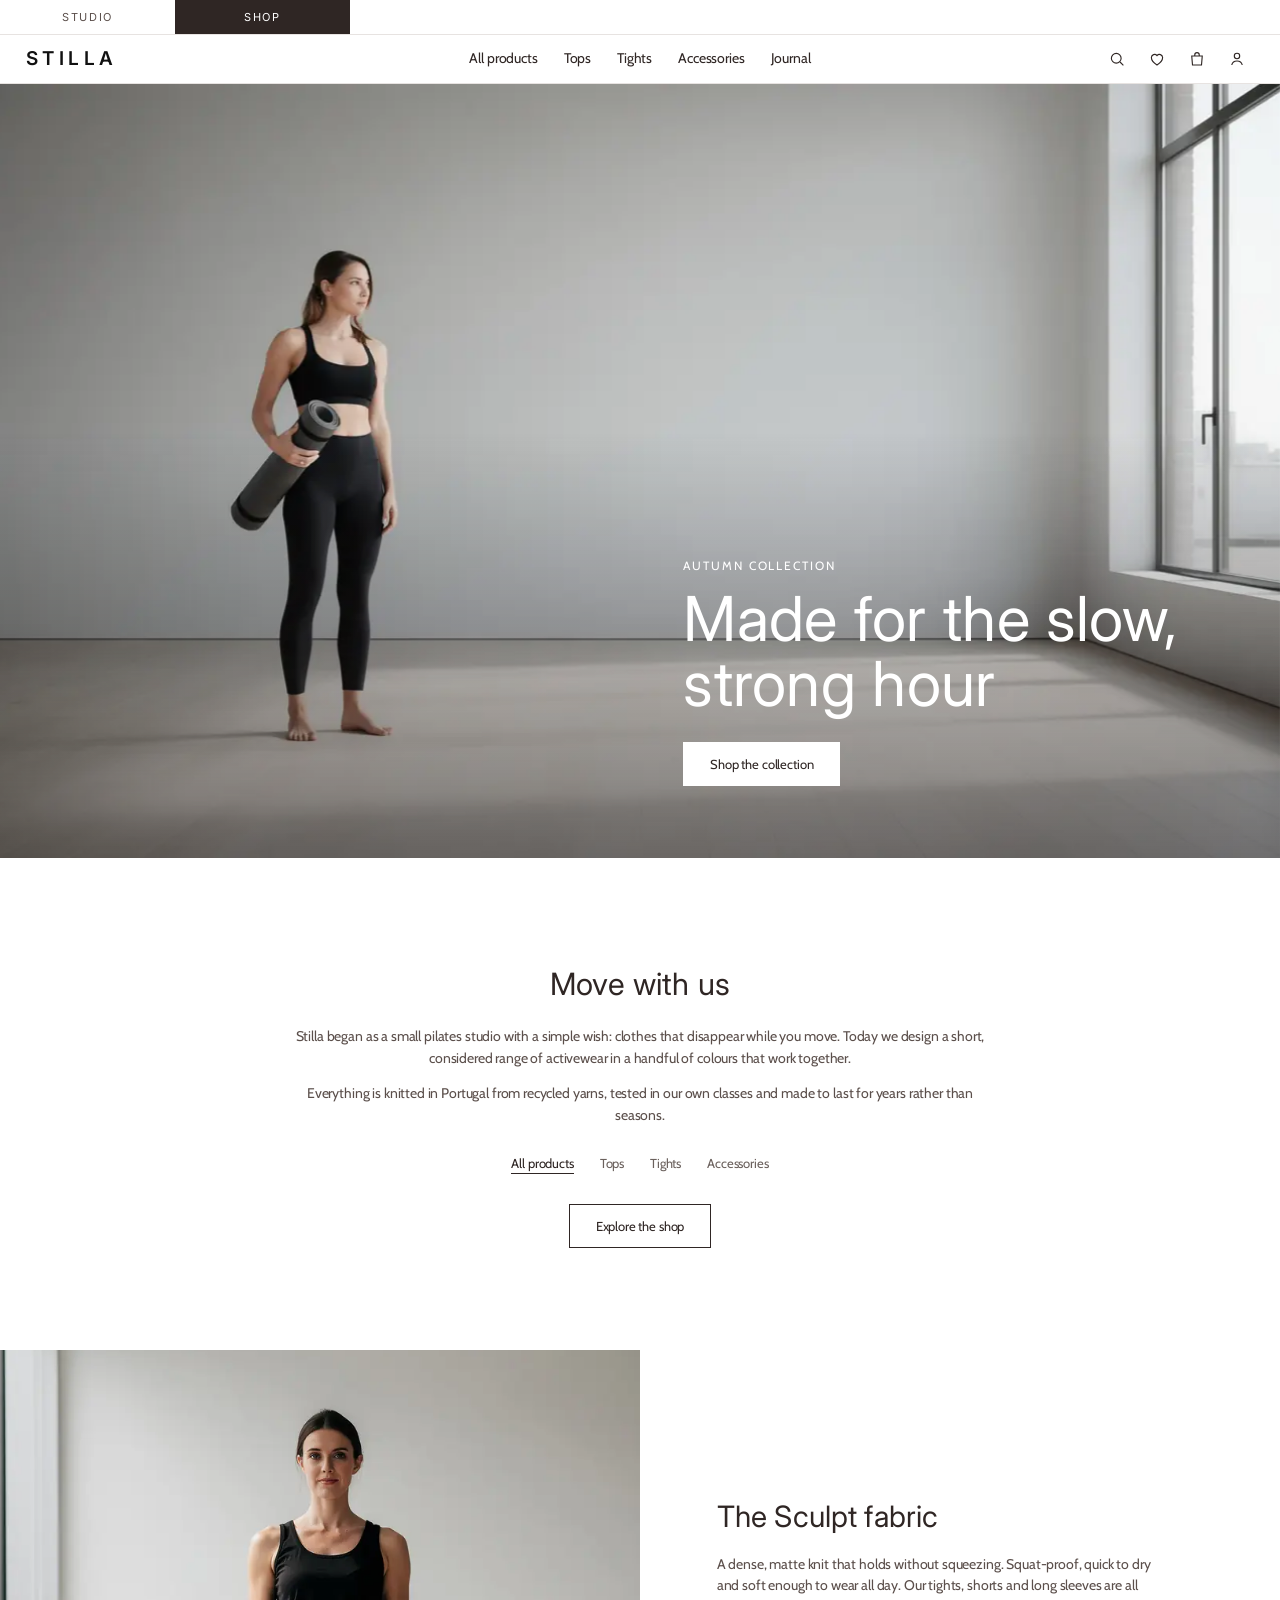
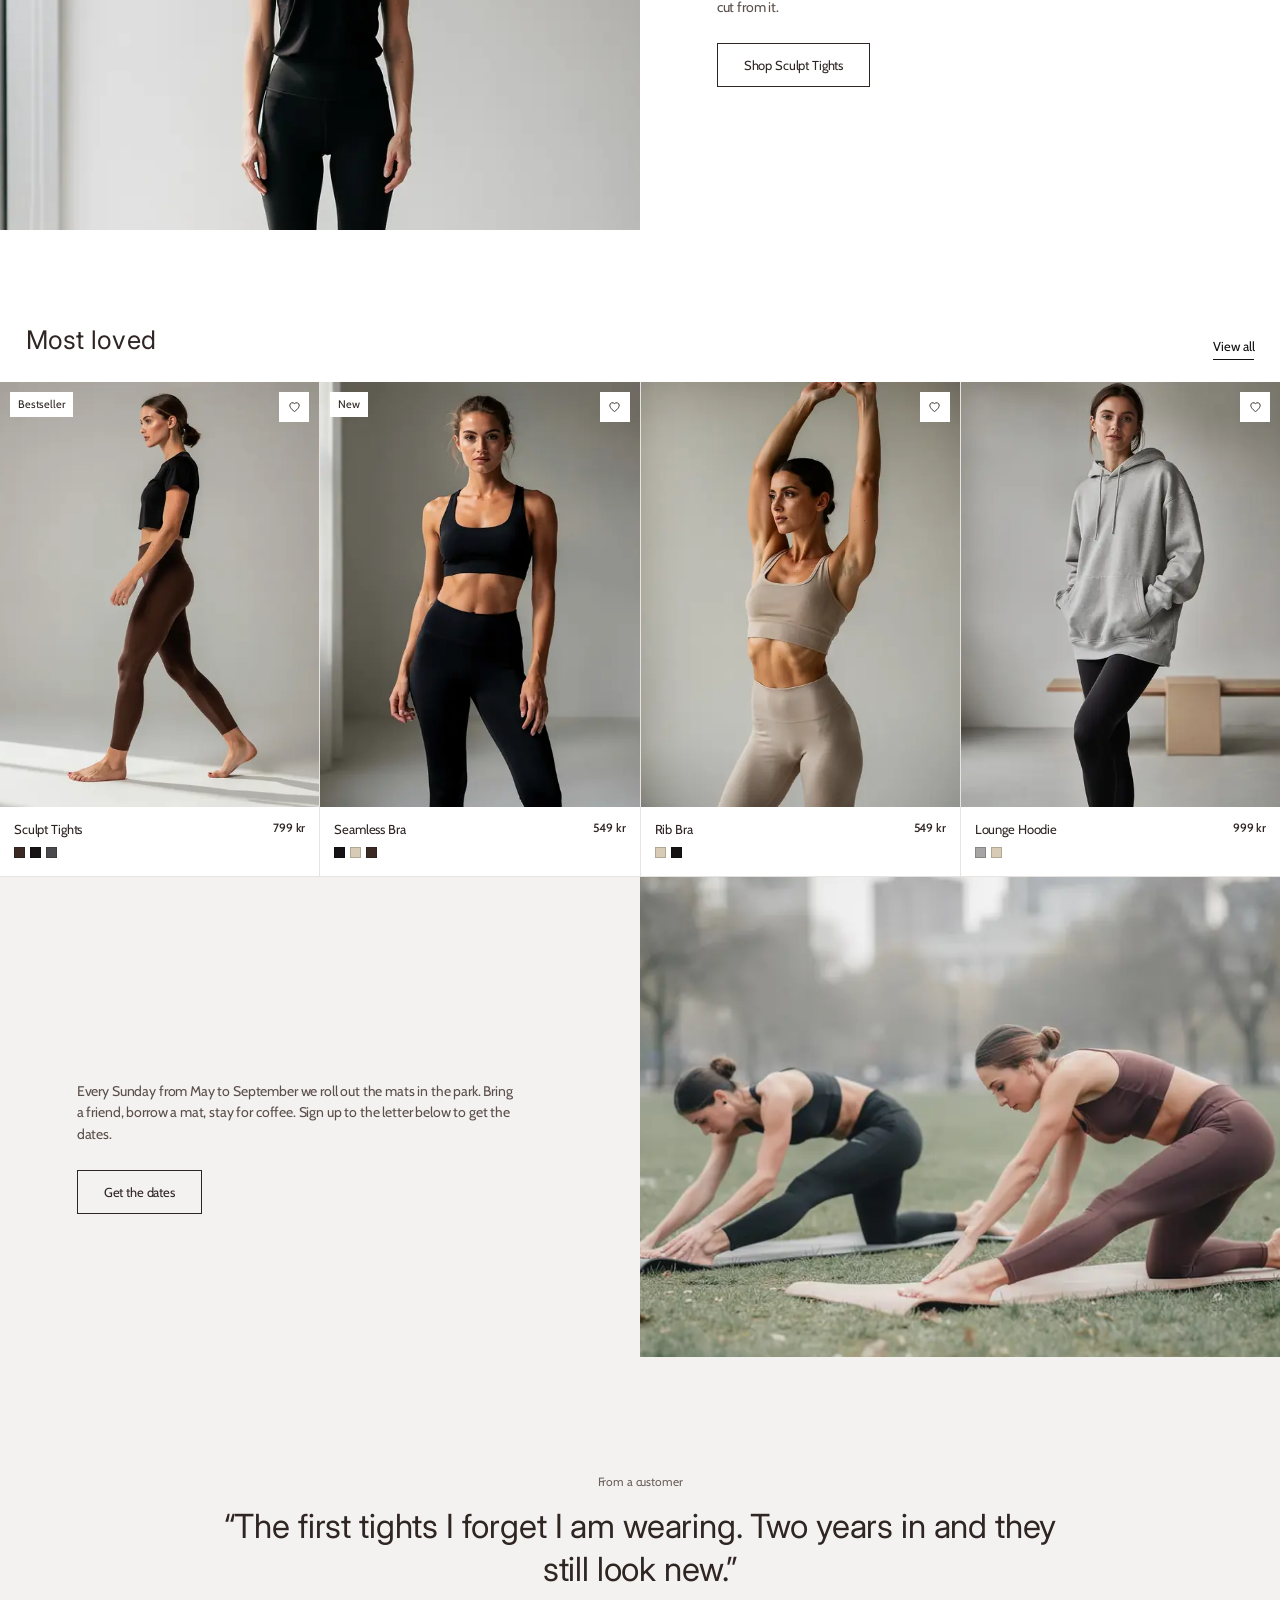
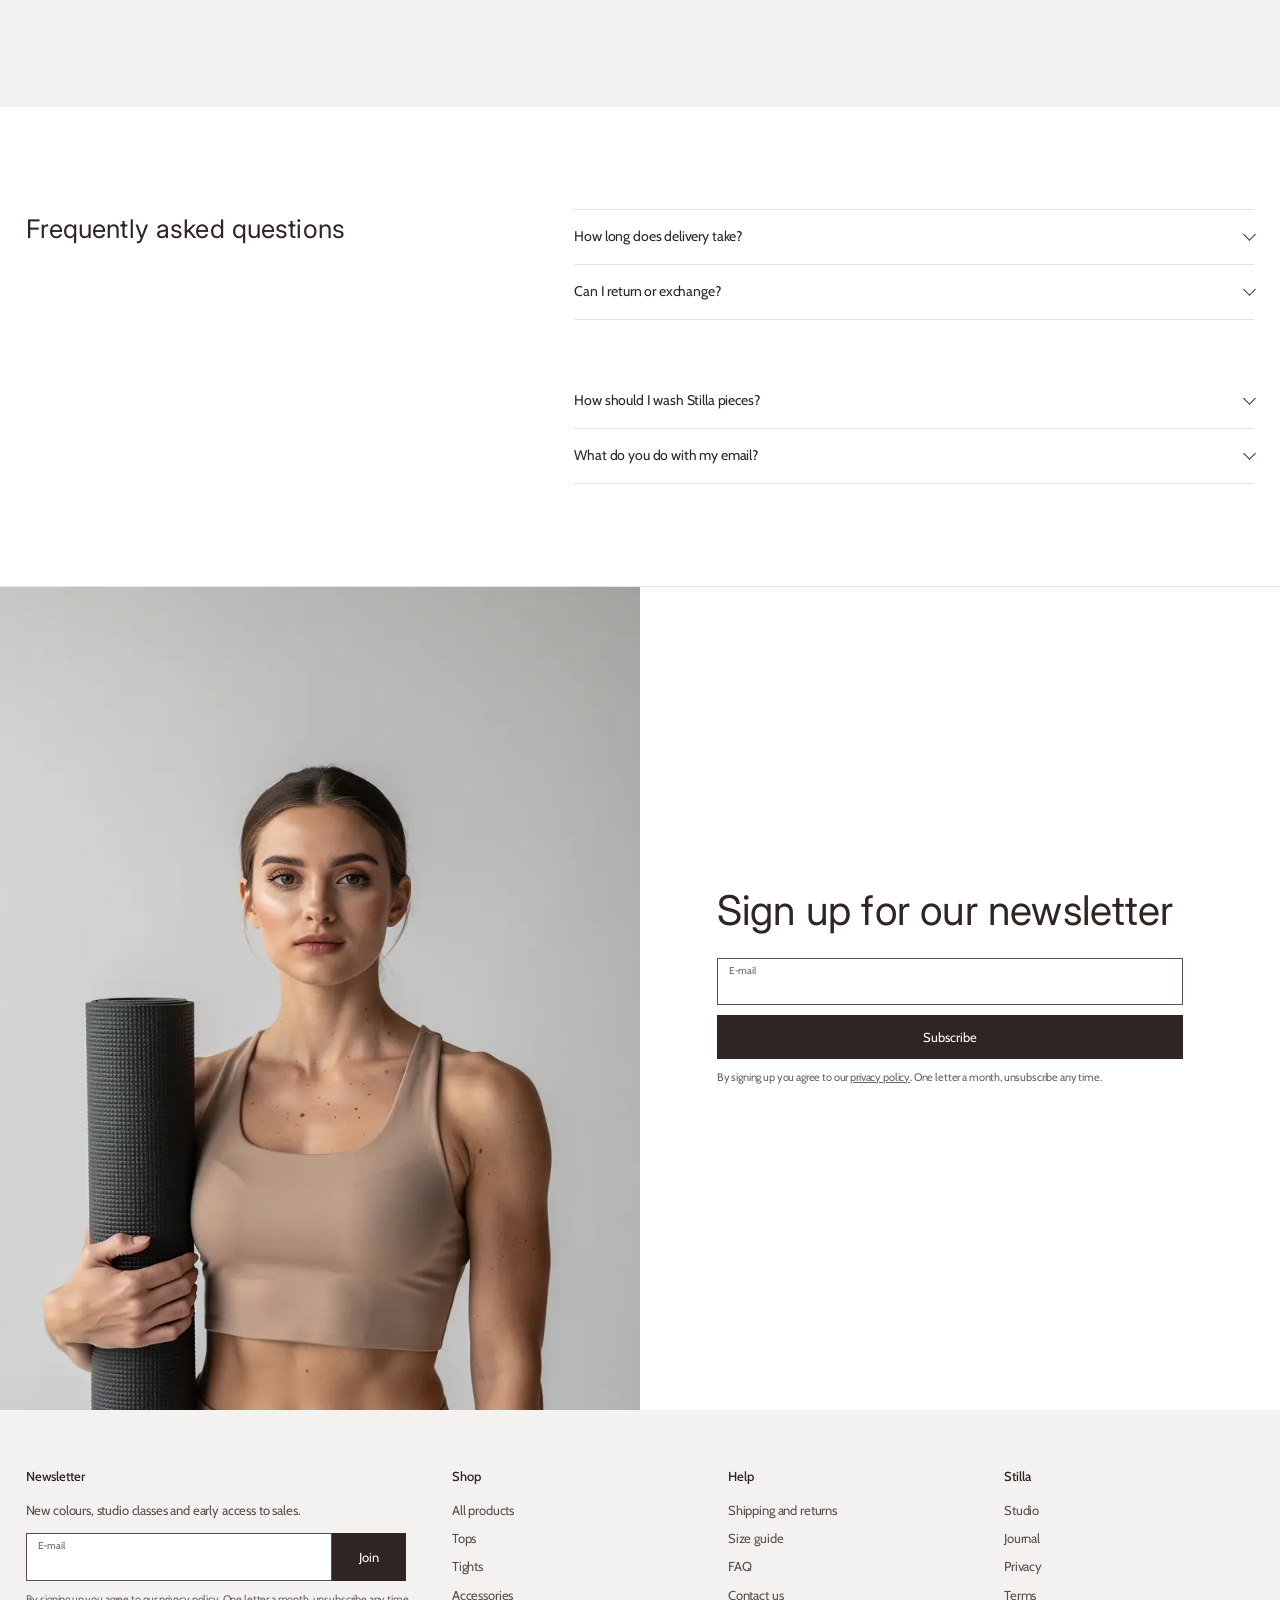
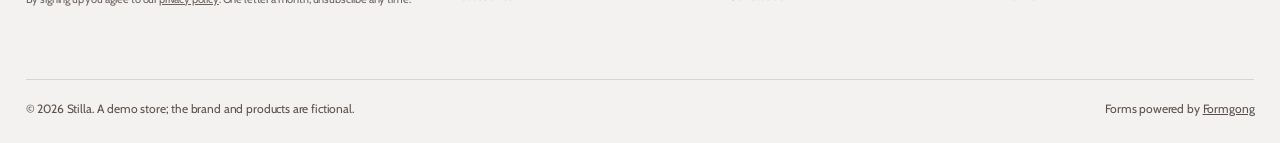
<file: index.html>
<!doctype html>
<html lang="en">
<head>
<meta charset="utf-8">
<meta name="viewport" content="width=device-width, initial-scale=1">
<title>Stilla: calm activewear for pilates, yoga and everyday movement</title>
<meta name="description" content="Stilla makes quiet, durable activewear for pilates, yoga and strength. Seamless bras, sculpt tights, layers and studio accessories.">
<meta name="theme-color" content="#ffffff">
<link rel="icon" href="data:image/svg+xml,%3Csvg%20xmlns='http://www.w3.org/2000/svg'%20viewBox='0%200%2032%2032'%3E%3Crect%20width='32'%20height='32'%20fill='%232f2624'/%3E%3Cpath%20d='M10%2021c1.5%201.4%203.5%202%206%202%203%200%205-1.4%205-3.6%200-4.8-10.4-2.6-10.4-7.8C10.6%209.4%2012.6%208%2015.6%208c2%200%203.8.6%205%201.6'%20fill='none'%20stroke='%23fff'%20stroke-width='2.2'/%3E%3C/svg%3E">
<link rel="preconnect" href="https://fonts.googleapis.com">
<link rel="preconnect" href="https://fonts.gstatic.com" crossorigin>
<link rel="stylesheet" href="https://fonts.googleapis.com/css2?family=Cabin:wght@400;500&family=Inter:wght@400;600&display=swap">
<link rel="preload" as="image" href="img/hero-960.webp" imagesrcset="img/hero-480.webp 480w, img/hero-960.webp 960w, img/hero-1600.webp 1600w" imagesizes="100vw">
<link rel="stylesheet" href="assets/style.css">
<script>document.documentElement.classList.add("js")</script>
</head>
<body>
<a class="skip" href="#main">Skip to content</a>
<nav class="switch" aria-label="Site sections"><a href="index.html#studio">Studio</a><a href="collections/all/" aria-current="true">Shop</a></nav>
<header class="hdr">
  <div class="hdr-in">
    <button class="ico burger" type="button" aria-expanded="false" aria-controls="nav"><span class="sr">Menu</span><svg viewBox="0 0 24 24" aria-hidden="true"><path d="M4 7h16M4 12h16M4 17h16"/></svg></button>
    <a class="logo" href="index.html" aria-label="Stilla, home">STILLA</a>
    <nav class="nav" id="nav" aria-label="Main"><a href="collections/all/">All products</a><a href="collections/all/#tops">Tops</a><a href="collections/all/#tights">Tights</a><a href="collections/all/#accessories">Accessories</a><a href="index.html#journal">Journal</a></nav>
    <div class="icons">
      <a class="ico hide-m" href="collections/all/"><span class="sr">Search</span><svg viewBox="0 0 24 24" aria-hidden="true"><circle cx="11" cy="11" r="6.5"/><path d="m16 16 4.5 4.5"/></svg></a>
      <a class="ico hide-m" href="collections/all/"><span class="sr">Wishlist</span><svg viewBox="0 0 24 24" aria-hidden="true"><path d="M12 20s-7.5-4.6-7.5-10A4.3 4.3 0 0 1 12 7.4 4.3 4.3 0 0 1 19.5 10c0 5.4-7.5 10-7.5 10z"/></svg><span class="n" data-wish-count hidden>0</span></a>
      <a class="ico" href="collections/all/"><span class="sr">Bag</span><svg viewBox="0 0 24 24" aria-hidden="true"><path d="M5 8h14l-1 12H6z"/><path d="M9 8V6.5a3 3 0 0 1 6 0V8"/></svg><span class="n" data-bag-count hidden>0</span></a>
      <a class="ico hide-m" href="index.html#newsletter"><span class="sr">Account</span><svg viewBox="0 0 24 24" aria-hidden="true"><circle cx="12" cy="8" r="3.6"/><path d="M5 20c.8-3.6 3.6-5.4 7-5.4s6.2 1.8 7 5.4"/></svg></a>
    </div>
  </div>
</header>
<main id="main">
<section class="hero" aria-labelledby="hero-h">
  <img src="img/hero-960.webp" srcset="img/hero-480.webp 480w, img/hero-960.webp 960w, img/hero-1600.webp 1600w" sizes="100vw" width="1344" height="768" alt="" fetchpriority="high">
  <div class="hero-tx"><p>Autumn collection</p><h1 id="hero-h">Made for the slow, strong hour</h1><a class="btn light" href="collections/all/">Shop the collection</a></div>
</section>
<section class="intro" id="studio">
  <h2>Move with us</h2>
  <p>Stilla began as a small pilates studio with a simple wish: clothes that disappear while you move. Today we design a short, considered range of activewear in a handful of colours that work together.</p>
  <p>Everything is knitted in Portugal from recycled yarns, tested in our own classes and made to last for years rather than seasons.</p>
  <nav class="tabs" aria-label="Collections"><a href="collections/all/" aria-current="page">All products</a><a href="collections/all/#tops">Tops</a><a href="collections/all/#tights">Tights</a><a href="collections/all/#accessories">Accessories</a></nav>
  <a class="btn ghost" href="collections/all/">Explore the shop</a>
</section>
<section class="split" aria-labelledby="s1">
  <div class="split-img"><img src="img/life-studio-960.webp" srcset="img/life-studio-480.webp 480w, img/life-studio-960.webp 960w, img/life-studio-1600.webp 1600w" sizes="(max-width: 900px) 100vw, 50vw" width="896" height="1152" alt="A woman standing on a yoga mat in a bright, empty studio" loading="lazy" decoding="async"></div>
  <div class="split-tx"><h2 id="s1">The Sculpt fabric</h2><p>A dense, matte knit that holds without squeezing. Squat-proof, quick to dry and soft enough to wear all day. Our tights, shorts and long sleeves are all cut from it.</p><a class="btn ghost" href="products/sculpt-tights-espresso/">Shop Sculpt Tights</a></div>
</section>
<div class="row-head"><h2>Most loved</h2><a class="link" href="collections/all/">View all</a></div>
<div class="grid"><article class="card" data-i="0" data-name="Sculpt Tights" data-cat="tights" data-color="espresso black charcoal" data-size="XS S M L XL" data-price="799">
  <div class="ph"><img src="img/p-tights-espresso-960.webp" srcset="img/p-tights-espresso-480.webp 480w, img/p-tights-espresso-960.webp 960w, img/p-tights-espresso-1600.webp 1600w" sizes="(max-width: 900px) 50vw, 25vw" width="896" height="1152" alt="Sculpt Tights, espresso" loading="lazy" decoding="async"><img class="alt" src="img/p-bra-black-960.webp" srcset="img/p-bra-black-480.webp 480w, img/p-bra-black-960.webp 960w, img/p-bra-black-1600.webp 1600w" sizes="(max-width: 900px) 50vw, 25vw" width="896" height="1152" alt="" loading="lazy" decoding="async">
    <span class="badge">Bestseller</span>
    <button class="wish" type="button" data-wish="sculpt-tights-espresso" aria-pressed="false"><span class="sr">Save Sculpt Tights to wishlist</span><svg viewBox="0 0 24 24" aria-hidden="true"><path d="M12 20s-7.5-4.6-7.5-10A4.3 4.3 0 0 1 12 7.4 4.3 4.3 0 0 1 19.5 10c0 5.4-7.5 10-7.5 10z"/></svg></button>
    <button class="quick" type="button">Quick add</button>
  </div>
  <div class="meta"><h3><a href="products/sculpt-tights-espresso/">Sculpt Tights</a></h3><p class="price" style="margin:0">799 kr</p><span class="sw"><span class="sr">Colours: espresso, black, charcoal</span><i style="background:#3b2a24" title="espresso"></i><i style="background:#151313" title="black"></i><i style="background:#4a4a4c" title="charcoal"></i></span></div>
</article><article class="card" data-i="1" data-name="Seamless Bra" data-cat="tops" data-color="black oat espresso" data-size="XS S M L XL" data-price="549">
  <div class="ph"><img src="img/p-bra-black-960.webp" srcset="img/p-bra-black-480.webp 480w, img/p-bra-black-960.webp 960w, img/p-bra-black-1600.webp 1600w" sizes="(max-width: 900px) 50vw, 25vw" width="896" height="1152" alt="Seamless Bra, black" loading="lazy" decoding="async"><img class="alt" src="img/p-headband-960.webp" srcset="img/p-headband-480.webp 480w, img/p-headband-960.webp 960w, img/p-headband-1600.webp 1600w" sizes="(max-width: 900px) 50vw, 25vw" width="896" height="1152" alt="" loading="lazy" decoding="async">
    <span class="badge">New</span>
    <button class="wish" type="button" data-wish="seamless-bra-black" aria-pressed="false"><span class="sr">Save Seamless Bra to wishlist</span><svg viewBox="0 0 24 24" aria-hidden="true"><path d="M12 20s-7.5-4.6-7.5-10A4.3 4.3 0 0 1 12 7.4 4.3 4.3 0 0 1 19.5 10c0 5.4-7.5 10-7.5 10z"/></svg></button>
    <button class="quick" type="button">Quick add</button>
  </div>
  <div class="meta"><h3><a href="products/seamless-bra-black/">Seamless Bra</a></h3><p class="price" style="margin:0">549 kr</p><span class="sw"><span class="sr">Colours: black, oat, espresso</span><i style="background:#151313" title="black"></i><i style="background:#d8cbb6" title="oat"></i><i style="background:#3b2a24" title="espresso"></i></span></div>
</article><article class="card" data-i="2" data-name="Rib Bra" data-cat="tops" data-color="oat black" data-size="XS S M L" data-price="549">
  <div class="ph"><img src="img/p-bra-oat-960.webp" srcset="img/p-bra-oat-480.webp 480w, img/p-bra-oat-960.webp 960w, img/p-bra-oat-1600.webp 1600w" sizes="(max-width: 900px) 50vw, 25vw" width="896" height="1152" alt="Rib Bra, oat" loading="lazy" decoding="async"><img class="alt" src="img/newsletter-960.webp" srcset="img/newsletter-480.webp 480w, img/newsletter-960.webp 960w, img/newsletter-1600.webp 1600w" sizes="(max-width: 900px) 50vw, 25vw" width="896" height="1152" alt="" loading="lazy" decoding="async">
    
    <button class="wish" type="button" data-wish="rib-bra-oat" aria-pressed="false"><span class="sr">Save Rib Bra to wishlist</span><svg viewBox="0 0 24 24" aria-hidden="true"><path d="M12 20s-7.5-4.6-7.5-10A4.3 4.3 0 0 1 12 7.4 4.3 4.3 0 0 1 19.5 10c0 5.4-7.5 10-7.5 10z"/></svg></button>
    <button class="quick" type="button">Quick add</button>
  </div>
  <div class="meta"><h3><a href="products/rib-bra-oat/">Rib Bra</a></h3><p class="price" style="margin:0">549 kr</p><span class="sw"><span class="sr">Colours: oat, black</span><i style="background:#d8cbb6" title="oat"></i><i style="background:#151313" title="black"></i></span></div>
</article><article class="card" data-i="3" data-name="Lounge Hoodie" data-cat="tops" data-color="grey oat" data-size="XS S M L XL" data-price="999">
  <div class="ph"><img src="img/p-hoodie-960.webp" srcset="img/p-hoodie-480.webp 480w, img/p-hoodie-960.webp 960w, img/p-hoodie-1600.webp 1600w" sizes="(max-width: 900px) 50vw, 25vw" width="896" height="1152" alt="Lounge Hoodie, grey" loading="lazy" decoding="async"><img class="alt" src="img/life-park-960.webp" srcset="img/life-park-480.webp 480w, img/life-park-960.webp 960w, img/life-park-1600.webp 1600w" sizes="(max-width: 900px) 50vw, 25vw" width="896" height="1152" alt="" loading="lazy" decoding="async">
    
    <button class="wish" type="button" data-wish="lounge-hoodie-grey" aria-pressed="false"><span class="sr">Save Lounge Hoodie to wishlist</span><svg viewBox="0 0 24 24" aria-hidden="true"><path d="M12 20s-7.5-4.6-7.5-10A4.3 4.3 0 0 1 12 7.4 4.3 4.3 0 0 1 19.5 10c0 5.4-7.5 10-7.5 10z"/></svg></button>
    <button class="quick" type="button">Quick add</button>
  </div>
  <div class="meta"><h3><a href="products/lounge-hoodie-grey/">Lounge Hoodie</a></h3><p class="price" style="margin:0">999 kr</p><span class="sw"><span class="sr">Colours: grey, oat</span><i style="background:#a7a5a3" title="grey"></i><i style="background:#d8cbb6" title="oat"></i></span></div>
</article></div>
<section class="split rev tint" id="journal" aria-labelledby="s2">
  <div class="split-img"><img src="img/life-stretch-960.webp" srcset="img/life-stretch-480.webp 480w, img/life-stretch-960.webp 960w, img/life-stretch-1600.webp 1600w" sizes="(max-width: 900px) 100vw, 50vw" width="1344" height="768" alt="Two women stretching on mats in a park" loading="lazy" decoding="async"></div>
  <div class="split-tx"><h2 id="s2">Outdoor sessions</h2><p>Every Sunday from May to September we roll out the mats in the park. Bring a friend, borrow a mat, stay for coffee. Sign up to the letter below to get the dates.</p><a class="btn ghost" href="#newsletter">Get the dates</a></div>
</section>
<section class="quote" aria-label="Customer review"><p>From a customer</p><blockquote>“The first tights I forget I am wearing. Two years in and they still look new.”</blockquote></section>
<section class="faq" id="faq" aria-labelledby="faq-h">
  <h2 id="faq-h">Frequently asked questions</h2>
  <div>
    <details><summary>How long does delivery take?</summary><p>Orders leave our warehouse within one working day. Delivery in the Nordics takes 1–3 days, the rest of the EU 3–6 days.</p></details>
    <details><summary>Can I return or exchange?</summary><p>Yes, within 30 days if the item is unworn and the tags are on. Exchanges for another size are free.</p></details>
    <details><summary>How do I find my size?</summary><p>Each product page has a size question form. Tell us your usual size and height and we reply within a day.</p></details>
    <details><summary>How should I wash Stilla pieces?</summary><p>Wash at 30 °C inside out, no fabric softener, and let them dry flat. They will keep their shape for years.</p></details>
    <details id="privacy"><summary>What do you do with my email?</summary><p>We use it only to send the newsletter or answer your question. You can unsubscribe from every letter.</p></details>
  </div>
</section>
<section class="news" id="newsletter" aria-labelledby="news-h">
  <div class="split-img"><img src="img/newsletter-960.webp" srcset="img/newsletter-480.webp 480w, img/newsletter-960.webp 960w, img/newsletter-1600.webp 1600w" sizes="(max-width: 900px) 100vw, 50vw" width="896" height="1152" alt="A woman in a sand sports top holding a rolled yoga mat" loading="lazy" decoding="async"></div>
  <div class="news-tx"><h2 id="news-h">Sign up for our newsletter</h2><!-- Formgong form. Replace fk_your_access_key with the access key from your Formgong dashboard. -->
<form class="fg" action="https://formgong.com/submit" method="POST">
  <input type="hidden" name="access_key" value="fk_your_access_key">
  <input type="hidden" name="request" value="Newsletter">
  <div class="fields">
    <div class="field"><label for="home-email">E-mail</label><input id="home-email" type="email" name="email" autocomplete="email" required></div><button class="btn" type="submit">Subscribe</button>
    <p class="note">By signing up you agree to our <a href="index.html#privacy">privacy policy</a>. One letter a month, unsubscribe any time.</p>
  </div>
  <p class="ok" tabindex="-1">Thank you. Your first letter is on its way.</p>
  <p class="status" role="status"></p>
</form></div>
</section>
</main>
<footer class="foot">
  <div class="foot-grid">
    <div>
      <h2>Newsletter</h2>
      <p>New colours, studio classes and early access to sales.</p>
      <!-- Formgong form. Replace fk_your_access_key with the access key from your Formgong dashboard. -->
<form class="fg inline-wrap" action="https://formgong.com/submit" method="POST">
  <input type="hidden" name="access_key" value="fk_your_access_key">
  <input type="hidden" name="request" value="Newsletter">
  <div class="fields">
    <div class="inline"><div class="field"><label for="foot-email">E-mail</label><input id="foot-email" type="email" name="email" autocomplete="email" required></div><button class="btn" type="submit">Join</button></div>
    <p class="note">By signing up you agree to our <a href="index.html#privacy">privacy policy</a>. One letter a month, unsubscribe any time.</p>
  </div>
  <p class="ok" tabindex="-1">Thank you. Your first letter is on its way.</p>
  <p class="status" role="status"></p>
</form>
    </div>
    <div><h2>Shop</h2><ul><li><a href="collections/all/">All products</a></li><li><a href="collections/all/#tops">Tops</a></li><li><a href="collections/all/#tights">Tights</a></li><li><a href="collections/all/#accessories">Accessories</a></li></ul></div>
    <div><h2>Help</h2><ul><li><a href="index.html#faq">Shipping and returns</a></li><li><a href="products/seamless-bra-black/#ask">Size guide</a></li><li><a href="index.html#faq">FAQ</a></li><li><a href="products/seamless-bra-black/#ask">Contact us</a></li></ul></div>
    <div><h2>Stilla</h2><ul><li><a href="index.html#studio">Studio</a></li><li><a href="index.html#journal">Journal</a></li><li><a href="index.html#privacy">Privacy</a></li><li><a href="index.html#faq">Terms</a></li></ul></div>
  </div>
  <div class="foot-bottom"><span>© 2026 Stilla. A demo store; the brand and products are fictional.</span><span>Forms powered by <a href="https://formgong.com" rel="noopener">Formgong</a></span></div>
</footer>
<p class="toast" role="status" aria-live="polite"></p>
<script src="assets/app.js" defer></script>
</body>
</html>
</file>
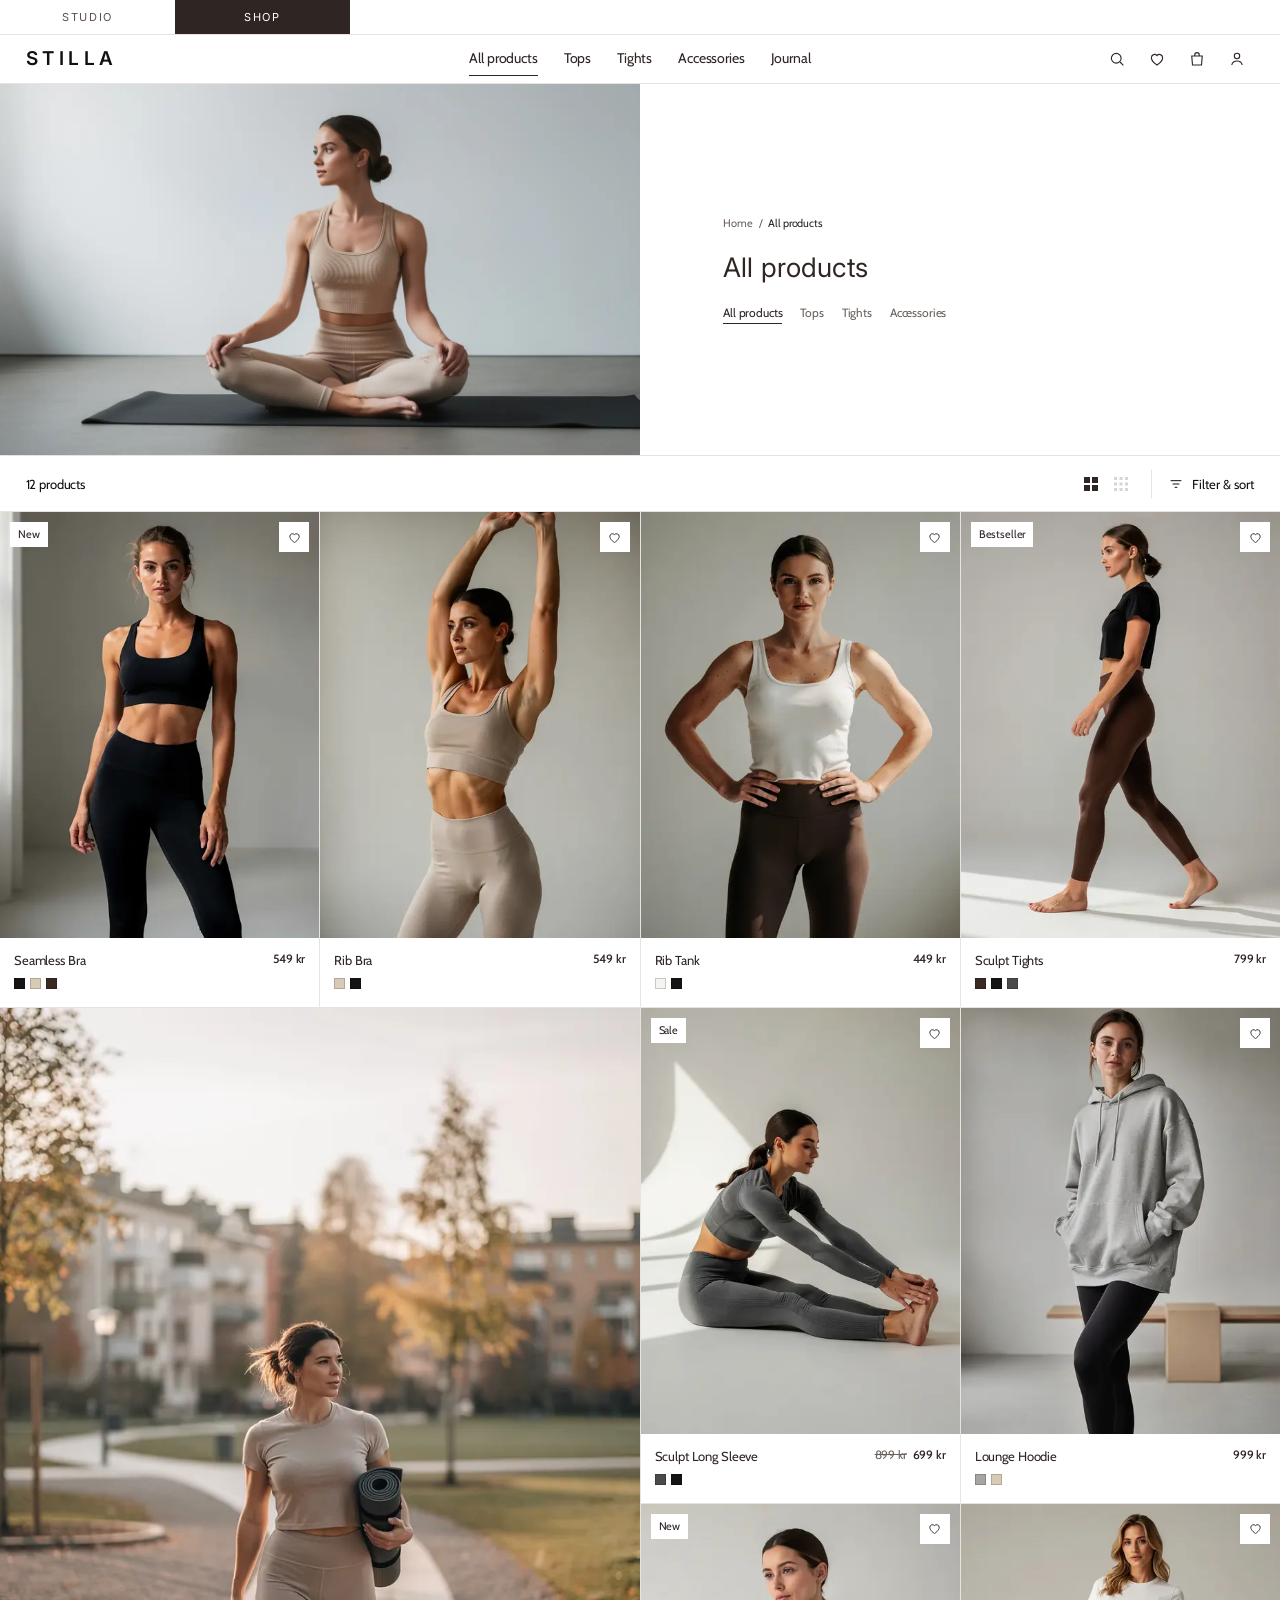
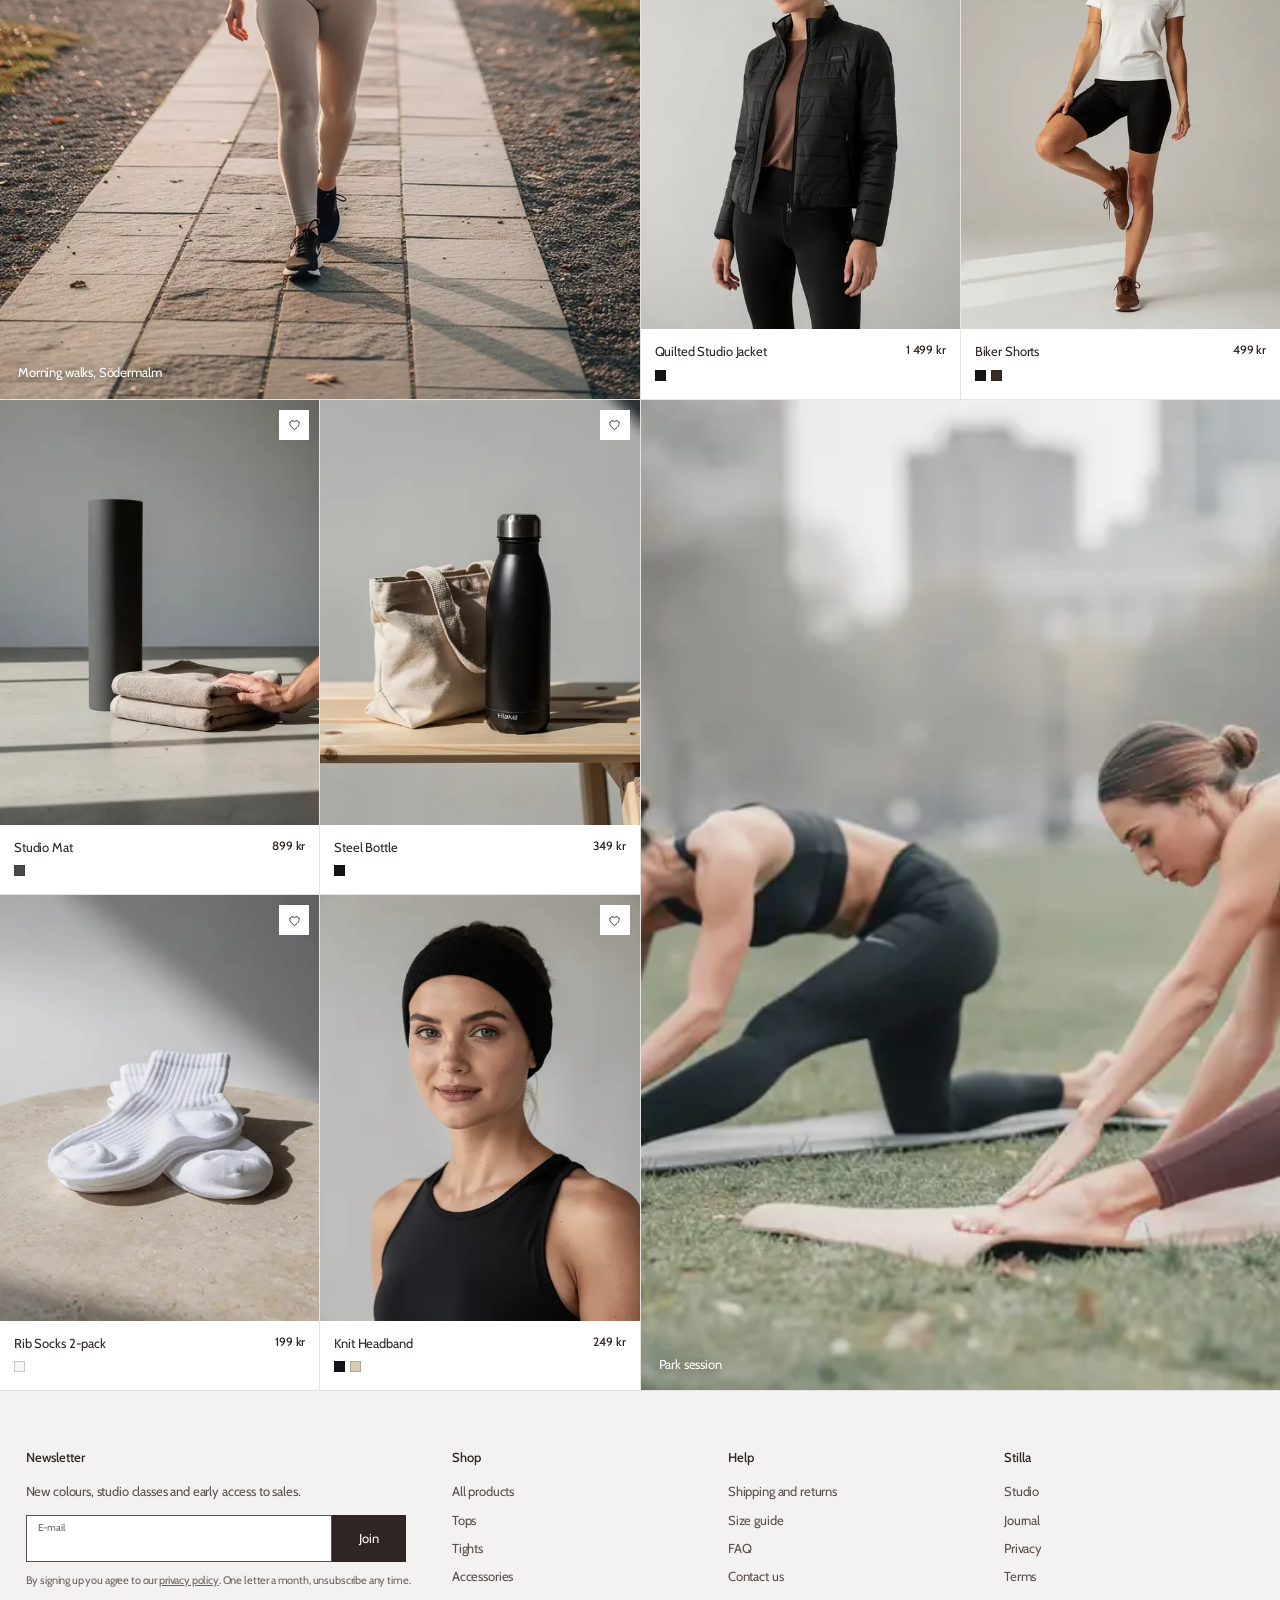
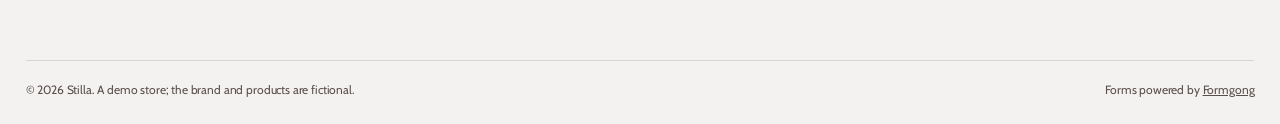
<file: collections/all/index.html>
<!doctype html>
<html lang="en">
<head>
<meta charset="utf-8">
<meta name="viewport" content="width=device-width, initial-scale=1">
<title>All products | Stilla</title>
<meta name="description" content="Shop all Stilla activewear: seamless bras, sculpt tights, layers and studio accessories. Filter by category, colour and size.">
<meta name="theme-color" content="#ffffff">
<link rel="icon" href="data:image/svg+xml,%3Csvg%20xmlns='http://www.w3.org/2000/svg'%20viewBox='0%200%2032%2032'%3E%3Crect%20width='32'%20height='32'%20fill='%232f2624'/%3E%3Cpath%20d='M10%2021c1.5%201.4%203.5%202%206%202%203%200%205-1.4%205-3.6%200-4.8-10.4-2.6-10.4-7.8C10.6%209.4%2012.6%208%2015.6%208c2%200%203.8.6%205%201.6'%20fill='none'%20stroke='%23fff'%20stroke-width='2.2'/%3E%3C/svg%3E">
<link rel="preconnect" href="https://fonts.googleapis.com">
<link rel="preconnect" href="https://fonts.gstatic.com" crossorigin>
<link rel="stylesheet" href="https://fonts.googleapis.com/css2?family=Cabin:wght@400;500&family=Inter:wght@400;600&display=swap">
<link rel="preload" as="image" href="../../img/collection-960.webp" imagesrcset="../../img/collection-480.webp 480w, ../../img/collection-960.webp 960w, ../../img/collection-1600.webp 1600w" imagesizes="100vw">
<link rel="stylesheet" href="../../assets/style.css">
<script>document.documentElement.classList.add("js")</script>
</head>
<body>
<a class="skip" href="#main">Skip to content</a>
<nav class="switch" aria-label="Site sections"><a href="../../index.html#studio">Studio</a><a href="../../collections/all/" aria-current="true">Shop</a></nav>
<header class="hdr">
  <div class="hdr-in">
    <button class="ico burger" type="button" aria-expanded="false" aria-controls="nav"><span class="sr">Menu</span><svg viewBox="0 0 24 24" aria-hidden="true"><path d="M4 7h16M4 12h16M4 17h16"/></svg></button>
    <a class="logo" href="../../index.html" aria-label="Stilla, home">STILLA</a>
    <nav class="nav" id="nav" aria-label="Main"><a href="../../collections/all/" aria-current="page">All products</a><a href="../../collections/all/#tops">Tops</a><a href="../../collections/all/#tights">Tights</a><a href="../../collections/all/#accessories">Accessories</a><a href="../../index.html#journal">Journal</a></nav>
    <div class="icons">
      <a class="ico hide-m" href="../../collections/all/"><span class="sr">Search</span><svg viewBox="0 0 24 24" aria-hidden="true"><circle cx="11" cy="11" r="6.5"/><path d="m16 16 4.5 4.5"/></svg></a>
      <a class="ico hide-m" href="../../collections/all/"><span class="sr">Wishlist</span><svg viewBox="0 0 24 24" aria-hidden="true"><path d="M12 20s-7.5-4.6-7.5-10A4.3 4.3 0 0 1 12 7.4 4.3 4.3 0 0 1 19.5 10c0 5.4-7.5 10-7.5 10z"/></svg><span class="n" data-wish-count hidden>0</span></a>
      <a class="ico" href="../../collections/all/"><span class="sr">Bag</span><svg viewBox="0 0 24 24" aria-hidden="true"><path d="M5 8h14l-1 12H6z"/><path d="M9 8V6.5a3 3 0 0 1 6 0V8"/></svg><span class="n" data-bag-count hidden>0</span></a>
      <a class="ico hide-m" href="../../index.html#newsletter"><span class="sr">Account</span><svg viewBox="0 0 24 24" aria-hidden="true"><circle cx="12" cy="8" r="3.6"/><path d="M5 20c.8-3.6 3.6-5.4 7-5.4s6.2 1.8 7 5.4"/></svg></a>
    </div>
  </div>
</header>
<main id="main">
<section class="col-hero" aria-labelledby="col-h">
  <div class="split-img"><img src="../../img/collection-960.webp" srcset="../../img/collection-480.webp 480w, ../../img/collection-960.webp 960w, ../../img/collection-1600.webp 1600w" sizes="(max-width: 900px) 100vw, 50vw" width="1344" height="768" alt="A woman in sand-coloured activewear sitting on a yoga mat" fetchpriority="high"></div>
  <div class="col-hero-tx">
    <nav class="crumbs" aria-label="Breadcrumb"><ol><li><a href="../../index.html">Home</a></li><li><span aria-current="page">All products</span></li></ol></nav>
    <h1 id="col-h">All products</h1>
    <nav class="tabs" aria-label="Categories"><a href="./" aria-current="page">All products</a><a href="#tops">Tops</a><a href="#tights">Tights</a><a href="#accessories">Accessories</a></nav>
  </div>
</section>
<div class="toolbar">
  <p style="margin:0" data-count>12 products</p>
  <div class="tools">
    <div class="view" role="group" aria-label="Grid size">
      <button type="button" data-view="large" aria-pressed="true"><span class="sr">Large grid</span><svg viewBox="0 0 14 14" aria-hidden="true"><rect width="6" height="6"/><rect x="8" width="6" height="6"/><rect y="8" width="6" height="6"/><rect x="8" y="8" width="6" height="6"/></svg></button>
      <button type="button" data-view="dense" aria-pressed="false"><span class="sr">Small grid</span><svg viewBox="0 0 14 14" aria-hidden="true"><rect x="0" y="0" width="3" height="3"/><rect x="0" y="5.5" width="3" height="3"/><rect x="0" y="11" width="3" height="3"/><rect x="5.5" y="0" width="3" height="3"/><rect x="5.5" y="5.5" width="3" height="3"/><rect x="5.5" y="11" width="3" height="3"/><rect x="11" y="0" width="3" height="3"/><rect x="11" y="5.5" width="3" height="3"/><rect x="11" y="11" width="3" height="3"/></svg></button>
    </div>
    <button class="fbtn" type="button" data-open-filters aria-expanded="false" aria-controls="filters"><svg viewBox="0 0 24 24" aria-hidden="true"><path d="M4 7h16M7 12h10M10 17h4"/></svg>Filter &amp; sort</button>
  </div>
</div>
<h2 class="sr">Products</h2>
<div class="grid" id="grid">
<article class="card" data-i="0" data-name="Seamless Bra" data-cat="tops" data-color="black oat espresso" data-size="XS S M L XL" data-price="549">
  <div class="ph"><img src="../../img/p-bra-black-960.webp" srcset="../../img/p-bra-black-480.webp 480w, ../../img/p-bra-black-960.webp 960w, ../../img/p-bra-black-1600.webp 1600w" sizes="(max-width: 900px) 50vw, 25vw" width="896" height="1152" alt="Seamless Bra, black" loading="lazy" decoding="async"><img class="alt" src="../../img/p-headband-960.webp" srcset="../../img/p-headband-480.webp 480w, ../../img/p-headband-960.webp 960w, ../../img/p-headband-1600.webp 1600w" sizes="(max-width: 900px) 50vw, 25vw" width="896" height="1152" alt="" loading="lazy" decoding="async">
    <span class="badge">New</span>
    <button class="wish" type="button" data-wish="seamless-bra-black" aria-pressed="false"><span class="sr">Save Seamless Bra to wishlist</span><svg viewBox="0 0 24 24" aria-hidden="true"><path d="M12 20s-7.5-4.6-7.5-10A4.3 4.3 0 0 1 12 7.4 4.3 4.3 0 0 1 19.5 10c0 5.4-7.5 10-7.5 10z"/></svg></button>
    <button class="quick" type="button">Quick add</button>
  </div>
  <div class="meta"><h3><a href="../../products/seamless-bra-black/">Seamless Bra</a></h3><p class="price" style="margin:0">549 kr</p><span class="sw"><span class="sr">Colours: black, oat, espresso</span><i style="background:#151313" title="black"></i><i style="background:#d8cbb6" title="oat"></i><i style="background:#3b2a24" title="espresso"></i></span></div>
</article>
<article class="card" data-i="1" data-name="Rib Bra" data-cat="tops" data-color="oat black" data-size="XS S M L" data-price="549">
  <div class="ph"><img src="../../img/p-bra-oat-960.webp" srcset="../../img/p-bra-oat-480.webp 480w, ../../img/p-bra-oat-960.webp 960w, ../../img/p-bra-oat-1600.webp 1600w" sizes="(max-width: 900px) 50vw, 25vw" width="896" height="1152" alt="Rib Bra, oat" loading="lazy" decoding="async"><img class="alt" src="../../img/newsletter-960.webp" srcset="../../img/newsletter-480.webp 480w, ../../img/newsletter-960.webp 960w, ../../img/newsletter-1600.webp 1600w" sizes="(max-width: 900px) 50vw, 25vw" width="896" height="1152" alt="" loading="lazy" decoding="async">
    
    <button class="wish" type="button" data-wish="rib-bra-oat" aria-pressed="false"><span class="sr">Save Rib Bra to wishlist</span><svg viewBox="0 0 24 24" aria-hidden="true"><path d="M12 20s-7.5-4.6-7.5-10A4.3 4.3 0 0 1 12 7.4 4.3 4.3 0 0 1 19.5 10c0 5.4-7.5 10-7.5 10z"/></svg></button>
    <button class="quick" type="button">Quick add</button>
  </div>
  <div class="meta"><h3><a href="../../products/rib-bra-oat/">Rib Bra</a></h3><p class="price" style="margin:0">549 kr</p><span class="sw"><span class="sr">Colours: oat, black</span><i style="background:#d8cbb6" title="oat"></i><i style="background:#151313" title="black"></i></span></div>
</article>
<article class="card" data-i="2" data-name="Rib Tank" data-cat="tops" data-color="white black" data-size="XS S M L XL" data-price="449">
  <div class="ph"><img src="../../img/p-tank-white-960.webp" srcset="../../img/p-tank-white-480.webp 480w, ../../img/p-tank-white-960.webp 960w, ../../img/p-tank-white-1600.webp 1600w" sizes="(max-width: 900px) 50vw, 25vw" width="896" height="1152" alt="Rib Tank, white" loading="lazy" decoding="async"><img class="alt" src="../../img/life-studio-960.webp" srcset="../../img/life-studio-480.webp 480w, ../../img/life-studio-960.webp 960w, ../../img/life-studio-1600.webp 1600w" sizes="(max-width: 900px) 50vw, 25vw" width="896" height="1152" alt="" loading="lazy" decoding="async">
    
    <button class="wish" type="button" data-wish="rib-tank-white" aria-pressed="false"><span class="sr">Save Rib Tank to wishlist</span><svg viewBox="0 0 24 24" aria-hidden="true"><path d="M12 20s-7.5-4.6-7.5-10A4.3 4.3 0 0 1 12 7.4 4.3 4.3 0 0 1 19.5 10c0 5.4-7.5 10-7.5 10z"/></svg></button>
    <button class="quick" type="button">Quick add</button>
  </div>
  <div class="meta"><h3><a href="../../products/rib-tank-white/">Rib Tank</a></h3><p class="price" style="margin:0">449 kr</p><span class="sw"><span class="sr">Colours: white, black</span><i style="background:#f6f4f1" title="white"></i><i style="background:#151313" title="black"></i></span></div>
</article>
<article class="card" data-i="3" data-name="Sculpt Tights" data-cat="tights" data-color="espresso black charcoal" data-size="XS S M L XL" data-price="799">
  <div class="ph"><img src="../../img/p-tights-espresso-960.webp" srcset="../../img/p-tights-espresso-480.webp 480w, ../../img/p-tights-espresso-960.webp 960w, ../../img/p-tights-espresso-1600.webp 1600w" sizes="(max-width: 900px) 50vw, 25vw" width="896" height="1152" alt="Sculpt Tights, espresso" loading="lazy" decoding="async"><img class="alt" src="../../img/p-bra-black-960.webp" srcset="../../img/p-bra-black-480.webp 480w, ../../img/p-bra-black-960.webp 960w, ../../img/p-bra-black-1600.webp 1600w" sizes="(max-width: 900px) 50vw, 25vw" width="896" height="1152" alt="" loading="lazy" decoding="async">
    <span class="badge">Bestseller</span>
    <button class="wish" type="button" data-wish="sculpt-tights-espresso" aria-pressed="false"><span class="sr">Save Sculpt Tights to wishlist</span><svg viewBox="0 0 24 24" aria-hidden="true"><path d="M12 20s-7.5-4.6-7.5-10A4.3 4.3 0 0 1 12 7.4 4.3 4.3 0 0 1 19.5 10c0 5.4-7.5 10-7.5 10z"/></svg></button>
    <button class="quick" type="button">Quick add</button>
  </div>
  <div class="meta"><h3><a href="../../products/sculpt-tights-espresso/">Sculpt Tights</a></h3><p class="price" style="margin:0">799 kr</p><span class="sw"><span class="sr">Colours: espresso, black, charcoal</span><i style="background:#3b2a24" title="espresso"></i><i style="background:#151313" title="black"></i><i style="background:#4a4a4c" title="charcoal"></i></span></div>
</article>
<figure class="tile" data-before="4" style="margin:0"><img src="../../img/life-park-960.webp" srcset="../../img/life-park-480.webp 480w, ../../img/life-park-960.webp 960w, ../../img/life-park-1600.webp 1600w" sizes="(max-width: 900px) 100vw, 50vw" width="896" height="1152" alt="A woman in oat activewear walking through a park with a yoga mat" loading="lazy" decoding="async"><figcaption>Morning walks, Södermalm</figcaption></figure>
<article class="card" data-i="4" data-name="Sculpt Long Sleeve" data-cat="tops" data-color="charcoal black" data-size="XS S M L" data-price="699">
  <div class="ph"><img src="../../img/p-tights-grey-960.webp" srcset="../../img/p-tights-grey-480.webp 480w, ../../img/p-tights-grey-960.webp 960w, ../../img/p-tights-grey-1600.webp 1600w" sizes="(max-width: 900px) 50vw, 25vw" width="896" height="1152" alt="Sculpt Long Sleeve, charcoal" loading="lazy" decoding="async"><img class="alt" src="../../img/life-park-960.webp" srcset="../../img/life-park-480.webp 480w, ../../img/life-park-960.webp 960w, ../../img/life-park-1600.webp 1600w" sizes="(max-width: 900px) 50vw, 25vw" width="896" height="1152" alt="" loading="lazy" decoding="async">
    <span class="badge">Sale</span>
    <button class="wish" type="button" data-wish="sculpt-long-sleeve-charcoal" aria-pressed="false"><span class="sr">Save Sculpt Long Sleeve to wishlist</span><svg viewBox="0 0 24 24" aria-hidden="true"><path d="M12 20s-7.5-4.6-7.5-10A4.3 4.3 0 0 1 12 7.4 4.3 4.3 0 0 1 19.5 10c0 5.4-7.5 10-7.5 10z"/></svg></button>
    <button class="quick" type="button">Quick add</button>
  </div>
  <div class="meta"><h3><a href="../../products/sculpt-long-sleeve-charcoal/">Sculpt Long Sleeve</a></h3><p class="price" style="margin:0"><s>899 kr</s>699 kr</p><span class="sw"><span class="sr">Colours: charcoal, black</span><i style="background:#4a4a4c" title="charcoal"></i><i style="background:#151313" title="black"></i></span></div>
</article>
<article class="card" data-i="5" data-name="Lounge Hoodie" data-cat="tops" data-color="grey oat" data-size="XS S M L XL" data-price="999">
  <div class="ph"><img src="../../img/p-hoodie-960.webp" srcset="../../img/p-hoodie-480.webp 480w, ../../img/p-hoodie-960.webp 960w, ../../img/p-hoodie-1600.webp 1600w" sizes="(max-width: 900px) 50vw, 25vw" width="896" height="1152" alt="Lounge Hoodie, grey" loading="lazy" decoding="async"><img class="alt" src="../../img/life-park-960.webp" srcset="../../img/life-park-480.webp 480w, ../../img/life-park-960.webp 960w, ../../img/life-park-1600.webp 1600w" sizes="(max-width: 900px) 50vw, 25vw" width="896" height="1152" alt="" loading="lazy" decoding="async">
    
    <button class="wish" type="button" data-wish="lounge-hoodie-grey" aria-pressed="false"><span class="sr">Save Lounge Hoodie to wishlist</span><svg viewBox="0 0 24 24" aria-hidden="true"><path d="M12 20s-7.5-4.6-7.5-10A4.3 4.3 0 0 1 12 7.4 4.3 4.3 0 0 1 19.5 10c0 5.4-7.5 10-7.5 10z"/></svg></button>
    <button class="quick" type="button">Quick add</button>
  </div>
  <div class="meta"><h3><a href="../../products/lounge-hoodie-grey/">Lounge Hoodie</a></h3><p class="price" style="margin:0">999 kr</p><span class="sw"><span class="sr">Colours: grey, oat</span><i style="background:#a7a5a3" title="grey"></i><i style="background:#d8cbb6" title="oat"></i></span></div>
</article>
<article class="card" data-i="6" data-name="Quilted Studio Jacket" data-cat="tops" data-color="black" data-size="XS S M L XL" data-price="1499">
  <div class="ph"><img src="../../img/p-jacket-960.webp" srcset="../../img/p-jacket-480.webp 480w, ../../img/p-jacket-960.webp 960w, ../../img/p-jacket-1600.webp 1600w" sizes="(max-width: 900px) 50vw, 25vw" width="896" height="1152" alt="Quilted Studio Jacket, black" loading="lazy" decoding="async"><img class="alt" src="../../img/life-studio-960.webp" srcset="../../img/life-studio-480.webp 480w, ../../img/life-studio-960.webp 960w, ../../img/life-studio-1600.webp 1600w" sizes="(max-width: 900px) 50vw, 25vw" width="896" height="1152" alt="" loading="lazy" decoding="async">
    <span class="badge">New</span>
    <button class="wish" type="button" data-wish="quilted-studio-jacket" aria-pressed="false"><span class="sr">Save Quilted Studio Jacket to wishlist</span><svg viewBox="0 0 24 24" aria-hidden="true"><path d="M12 20s-7.5-4.6-7.5-10A4.3 4.3 0 0 1 12 7.4 4.3 4.3 0 0 1 19.5 10c0 5.4-7.5 10-7.5 10z"/></svg></button>
    <button class="quick" type="button">Quick add</button>
  </div>
  <div class="meta"><h3><a href="../../products/quilted-studio-jacket/">Quilted Studio Jacket</a></h3><p class="price" style="margin:0">1 499 kr</p><span class="sw"><span class="sr">Colours: black</span><i style="background:#151313" title="black"></i></span></div>
</article>
<article class="card" data-i="7" data-name="Biker Shorts" data-cat="tights" data-color="black espresso" data-size="XS S M L XL" data-price="499">
  <div class="ph"><img src="../../img/p-shorts-960.webp" srcset="../../img/p-shorts-480.webp 480w, ../../img/p-shorts-960.webp 960w, ../../img/p-shorts-1600.webp 1600w" sizes="(max-width: 900px) 50vw, 25vw" width="896" height="1152" alt="Biker Shorts, black" loading="lazy" decoding="async"><img class="alt" src="../../img/p-tights-espresso-960.webp" srcset="../../img/p-tights-espresso-480.webp 480w, ../../img/p-tights-espresso-960.webp 960w, ../../img/p-tights-espresso-1600.webp 1600w" sizes="(max-width: 900px) 50vw, 25vw" width="896" height="1152" alt="" loading="lazy" decoding="async">
    
    <button class="wish" type="button" data-wish="biker-shorts-black" aria-pressed="false"><span class="sr">Save Biker Shorts to wishlist</span><svg viewBox="0 0 24 24" aria-hidden="true"><path d="M12 20s-7.5-4.6-7.5-10A4.3 4.3 0 0 1 12 7.4 4.3 4.3 0 0 1 19.5 10c0 5.4-7.5 10-7.5 10z"/></svg></button>
    <button class="quick" type="button">Quick add</button>
  </div>
  <div class="meta"><h3><a href="../../products/biker-shorts-black/">Biker Shorts</a></h3><p class="price" style="margin:0">499 kr</p><span class="sw"><span class="sr">Colours: black, espresso</span><i style="background:#151313" title="black"></i><i style="background:#3b2a24" title="espresso"></i></span></div>
</article>
<figure class="tile right" data-before="8" style="margin:0"><img src="../../img/life-stretch-960.webp" srcset="../../img/life-stretch-480.webp 480w, ../../img/life-stretch-960.webp 960w, ../../img/life-stretch-1600.webp 1600w" sizes="(max-width: 900px) 100vw, 50vw" width="1344" height="768" alt="Two women stretching on mats in a park" loading="lazy" decoding="async"><figcaption>Park session</figcaption></figure>
<article class="card" data-i="8" data-name="Studio Mat" data-cat="accessories" data-color="charcoal" data-size="one" data-price="899">
  <div class="ph"><img src="../../img/p-mat-960.webp" srcset="../../img/p-mat-480.webp 480w, ../../img/p-mat-960.webp 960w, ../../img/p-mat-1600.webp 1600w" sizes="(max-width: 900px) 50vw, 25vw" width="896" height="1152" alt="Studio Mat, charcoal" loading="lazy" decoding="async"><img class="alt" src="../../img/life-studio-960.webp" srcset="../../img/life-studio-480.webp 480w, ../../img/life-studio-960.webp 960w, ../../img/life-studio-1600.webp 1600w" sizes="(max-width: 900px) 50vw, 25vw" width="896" height="1152" alt="" loading="lazy" decoding="async">
    
    <button class="wish" type="button" data-wish="studio-mat" aria-pressed="false"><span class="sr">Save Studio Mat to wishlist</span><svg viewBox="0 0 24 24" aria-hidden="true"><path d="M12 20s-7.5-4.6-7.5-10A4.3 4.3 0 0 1 12 7.4 4.3 4.3 0 0 1 19.5 10c0 5.4-7.5 10-7.5 10z"/></svg></button>
    <button class="quick" type="button">Quick add</button>
  </div>
  <div class="meta"><h3><a href="../../products/studio-mat/">Studio Mat</a></h3><p class="price" style="margin:0">899 kr</p><span class="sw"><span class="sr">Colours: charcoal</span><i style="background:#4a4a4c" title="charcoal"></i></span></div>
</article>
<article class="card" data-i="9" data-name="Steel Bottle" data-cat="accessories" data-color="black" data-size="one" data-price="349">
  <div class="ph"><img src="../../img/p-bottle-960.webp" srcset="../../img/p-bottle-480.webp 480w, ../../img/p-bottle-960.webp 960w, ../../img/p-bottle-1600.webp 1600w" sizes="(max-width: 900px) 50vw, 25vw" width="896" height="1152" alt="Steel Bottle, black" loading="lazy" decoding="async"><img class="alt" src="../../img/life-park-960.webp" srcset="../../img/life-park-480.webp 480w, ../../img/life-park-960.webp 960w, ../../img/life-park-1600.webp 1600w" sizes="(max-width: 900px) 50vw, 25vw" width="896" height="1152" alt="" loading="lazy" decoding="async">
    
    <button class="wish" type="button" data-wish="steel-bottle" aria-pressed="false"><span class="sr">Save Steel Bottle to wishlist</span><svg viewBox="0 0 24 24" aria-hidden="true"><path d="M12 20s-7.5-4.6-7.5-10A4.3 4.3 0 0 1 12 7.4 4.3 4.3 0 0 1 19.5 10c0 5.4-7.5 10-7.5 10z"/></svg></button>
    <button class="quick" type="button">Quick add</button>
  </div>
  <div class="meta"><h3><a href="../../products/steel-bottle/">Steel Bottle</a></h3><p class="price" style="margin:0">349 kr</p><span class="sw"><span class="sr">Colours: black</span><i style="background:#151313" title="black"></i></span></div>
</article>
<article class="card" data-i="10" data-name="Rib Socks 2-pack" data-cat="accessories" data-color="white" data-size="36-38 39-41 42-44" data-price="199">
  <div class="ph"><img src="../../img/p-socks-960.webp" srcset="../../img/p-socks-480.webp 480w, ../../img/p-socks-960.webp 960w, ../../img/p-socks-1600.webp 1600w" sizes="(max-width: 900px) 50vw, 25vw" width="896" height="1152" alt="Rib Socks 2-pack, white" loading="lazy" decoding="async"><img class="alt" src="../../img/p-shorts-960.webp" srcset="../../img/p-shorts-480.webp 480w, ../../img/p-shorts-960.webp 960w, ../../img/p-shorts-1600.webp 1600w" sizes="(max-width: 900px) 50vw, 25vw" width="896" height="1152" alt="" loading="lazy" decoding="async">
    
    <button class="wish" type="button" data-wish="rib-socks-2-pack" aria-pressed="false"><span class="sr">Save Rib Socks 2-pack to wishlist</span><svg viewBox="0 0 24 24" aria-hidden="true"><path d="M12 20s-7.5-4.6-7.5-10A4.3 4.3 0 0 1 12 7.4 4.3 4.3 0 0 1 19.5 10c0 5.4-7.5 10-7.5 10z"/></svg></button>
    <button class="quick" type="button">Quick add</button>
  </div>
  <div class="meta"><h3><a href="../../products/rib-socks-2-pack/">Rib Socks 2-pack</a></h3><p class="price" style="margin:0">199 kr</p><span class="sw"><span class="sr">Colours: white</span><i style="background:#f6f4f1" title="white"></i></span></div>
</article>
<article class="card" data-i="11" data-name="Knit Headband" data-cat="accessories" data-color="black oat" data-size="one" data-price="249">
  <div class="ph"><img src="../../img/p-headband-960.webp" srcset="../../img/p-headband-480.webp 480w, ../../img/p-headband-960.webp 960w, ../../img/p-headband-1600.webp 1600w" sizes="(max-width: 900px) 50vw, 25vw" width="896" height="1152" alt="Knit Headband, black" loading="lazy" decoding="async"><img class="alt" src="../../img/p-bra-black-960.webp" srcset="../../img/p-bra-black-480.webp 480w, ../../img/p-bra-black-960.webp 960w, ../../img/p-bra-black-1600.webp 1600w" sizes="(max-width: 900px) 50vw, 25vw" width="896" height="1152" alt="" loading="lazy" decoding="async">
    
    <button class="wish" type="button" data-wish="knit-headband" aria-pressed="false"><span class="sr">Save Knit Headband to wishlist</span><svg viewBox="0 0 24 24" aria-hidden="true"><path d="M12 20s-7.5-4.6-7.5-10A4.3 4.3 0 0 1 12 7.4 4.3 4.3 0 0 1 19.5 10c0 5.4-7.5 10-7.5 10z"/></svg></button>
    <button class="quick" type="button">Quick add</button>
  </div>
  <div class="meta"><h3><a href="../../products/knit-headband/">Knit Headband</a></h3><p class="price" style="margin:0">249 kr</p><span class="sw"><span class="sr">Colours: black, oat</span><i style="background:#151313" title="black"></i><i style="background:#d8cbb6" title="oat"></i></span></div>
</article>
<p class="empty" hidden>No products match these filters. <button class="link" type="reset" form="ff" style="background:none;border:0;border-bottom:1px solid;cursor:pointer">Clear filters</button></p>
</div>
<aside class="drawer" id="filters" aria-labelledby="fh" inert>
  <div class="dr-head"><h2 id="fh">Filter &amp; sort</h2><button class="ico" type="button" data-close-filters><span class="sr">Close filters</span><svg viewBox="0 0 24 24" aria-hidden="true"><path d="m6 6 12 12M18 6 6 18"/></svg></button></div>
  <form id="ff" style="display:contents">
    <div class="dr-body">
      <fieldset><legend>Sort by</legend><label class="sr" for="sort">Sort by</label><select class="sel" id="sort" name="sort"><option value="featured">Featured</option><option value="price-asc">Price, low to high</option><option value="price-desc">Price, high to low</option><option value="name">Name, A–Z</option></select></fieldset>
      <fieldset><legend>Category</legend><div class="opts"><label class="chip"><input type="checkbox" name="cat" value="tops"><span>Tops</span></label><label class="chip"><input type="checkbox" name="cat" value="tights"><span>Tights</span></label><label class="chip"><input type="checkbox" name="cat" value="accessories"><span>Accessories</span></label></div></fieldset>
      <fieldset><legend>Colour</legend><div class="opts"><label class="chip"><input type="checkbox" name="color" value="black"><span><i style="background:#151313"></i>Black</span></label><label class="chip"><input type="checkbox" name="color" value="oat"><span><i style="background:#d8cbb6"></i>Oat</span></label><label class="chip"><input type="checkbox" name="color" value="espresso"><span><i style="background:#3b2a24"></i>Espresso</span></label><label class="chip"><input type="checkbox" name="color" value="white"><span><i style="background:#f6f4f1"></i>White</span></label><label class="chip"><input type="checkbox" name="color" value="charcoal"><span><i style="background:#4a4a4c"></i>Charcoal</span></label><label class="chip"><input type="checkbox" name="color" value="grey"><span><i style="background:#a7a5a3"></i>Grey</span></label></div></fieldset>
      <fieldset><legend>Size</legend><div class="opts"><label class="chip"><input type="checkbox" name="size" value="XS"><span>XS</span></label><label class="chip"><input type="checkbox" name="size" value="S"><span>S</span></label><label class="chip"><input type="checkbox" name="size" value="M"><span>M</span></label><label class="chip"><input type="checkbox" name="size" value="L"><span>L</span></label><label class="chip"><input type="checkbox" name="size" value="XL"><span>XL</span></label><label class="chip"><input type="checkbox" name="size" value="one"><span>One size</span></label></div></fieldset>
    </div>
    <div class="dr-foot"><button class="btn ghost" type="reset">Clear all</button><button class="btn" type="submit">Show products</button></div>
  </form>
</aside>
<div class="scrim" data-close-filters></div>
</main>
<footer class="foot">
  <div class="foot-grid">
    <div>
      <h2>Newsletter</h2>
      <p>New colours, studio classes and early access to sales.</p>
      <!-- Formgong form. Replace fk_your_access_key with the access key from your Formgong dashboard. -->
<form class="fg inline-wrap" action="https://formgong.com/submit" method="POST">
  <input type="hidden" name="access_key" value="fk_your_access_key">
  <input type="hidden" name="request" value="Newsletter">
  <div class="fields">
    <div class="inline"><div class="field"><label for="foot-email">E-mail</label><input id="foot-email" type="email" name="email" autocomplete="email" required></div><button class="btn" type="submit">Join</button></div>
    <p class="note">By signing up you agree to our <a href="../../index.html#privacy">privacy policy</a>. One letter a month, unsubscribe any time.</p>
  </div>
  <p class="ok" tabindex="-1">Thank you. Your first letter is on its way.</p>
  <p class="status" role="status"></p>
</form>
    </div>
    <div><h2>Shop</h2><ul><li><a href="../../collections/all/">All products</a></li><li><a href="../../collections/all/#tops">Tops</a></li><li><a href="../../collections/all/#tights">Tights</a></li><li><a href="../../collections/all/#accessories">Accessories</a></li></ul></div>
    <div><h2>Help</h2><ul><li><a href="../../index.html#faq">Shipping and returns</a></li><li><a href="../../products/seamless-bra-black/#ask">Size guide</a></li><li><a href="../../index.html#faq">FAQ</a></li><li><a href="../../products/seamless-bra-black/#ask">Contact us</a></li></ul></div>
    <div><h2>Stilla</h2><ul><li><a href="../../index.html#studio">Studio</a></li><li><a href="../../index.html#journal">Journal</a></li><li><a href="../../index.html#privacy">Privacy</a></li><li><a href="../../index.html#faq">Terms</a></li></ul></div>
  </div>
  <div class="foot-bottom"><span>© 2026 Stilla. A demo store; the brand and products are fictional.</span><span>Forms powered by <a href="https://formgong.com" rel="noopener">Formgong</a></span></div>
</footer>
<p class="toast" role="status" aria-live="polite"></p>
<script src="../../assets/app.js" defer></script>
</body>
</html>
</file>
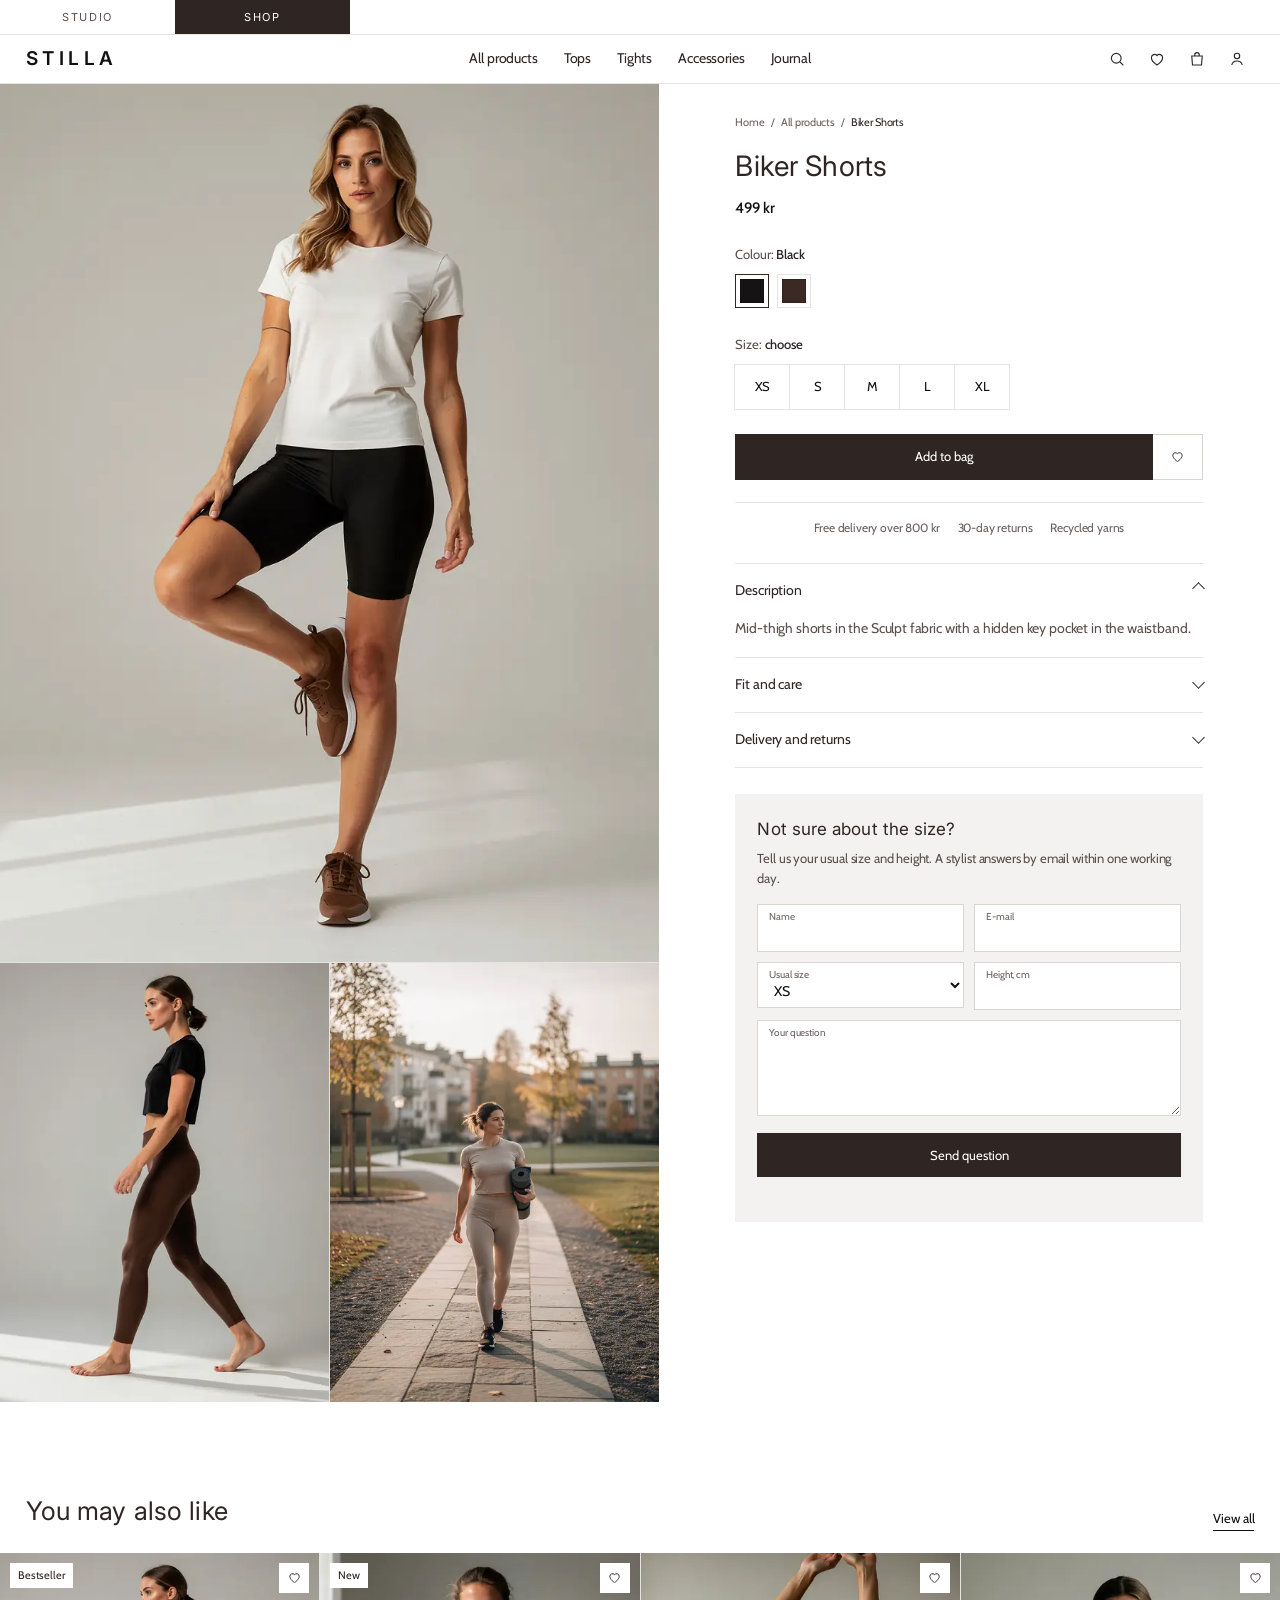
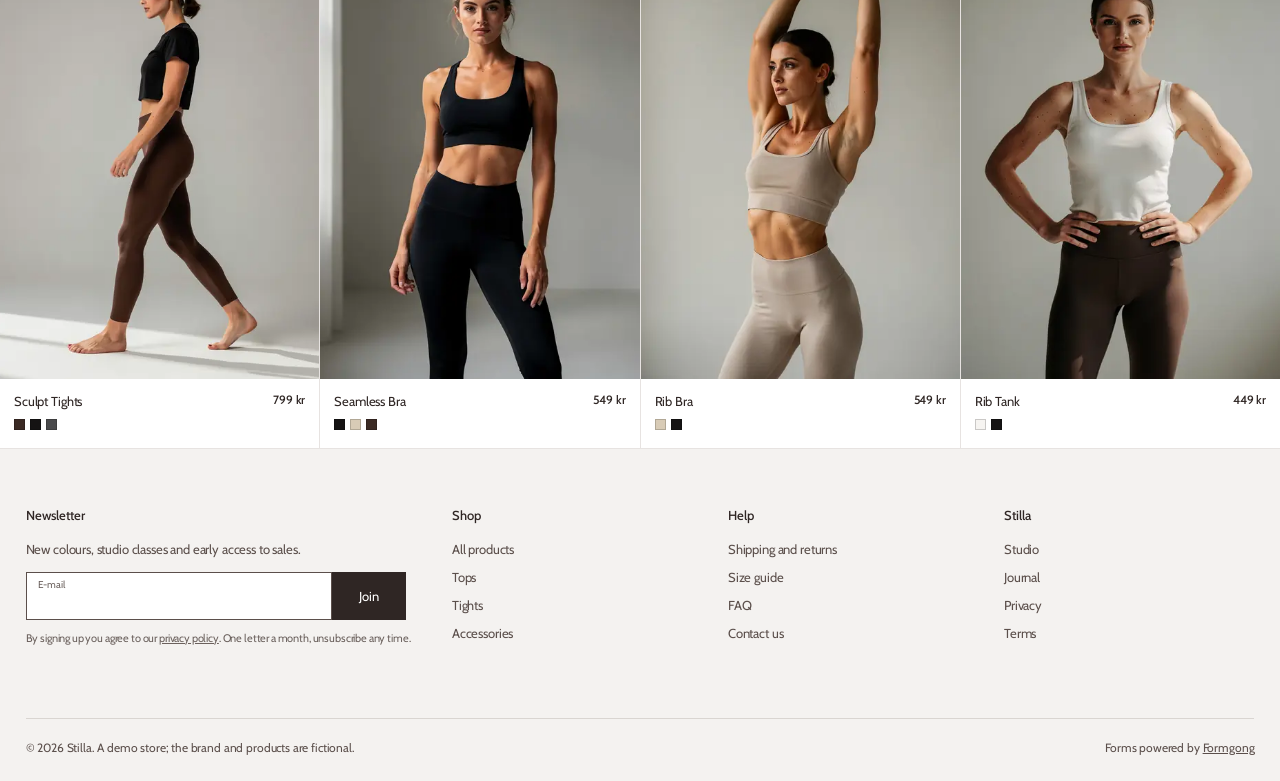
<file: products/biker-shorts-black/index.html>
<!doctype html>
<html lang="en">
<head>
<meta charset="utf-8">
<meta name="viewport" content="width=device-width, initial-scale=1">
<title>Biker Shorts, black | Stilla</title>
<meta name="description" content="Mid-thigh shorts in the Sculpt fabric with a hidden key pocket in the waistband.">
<meta name="theme-color" content="#ffffff">
<link rel="icon" href="data:image/svg+xml,%3Csvg%20xmlns='http://www.w3.org/2000/svg'%20viewBox='0%200%2032%2032'%3E%3Crect%20width='32'%20height='32'%20fill='%232f2624'/%3E%3Cpath%20d='M10%2021c1.5%201.4%203.5%202%206%202%203%200%205-1.4%205-3.6%200-4.8-10.4-2.6-10.4-7.8C10.6%209.4%2012.6%208%2015.6%208c2%200%203.8.6%205%201.6'%20fill='none'%20stroke='%23fff'%20stroke-width='2.2'/%3E%3C/svg%3E">
<link rel="preconnect" href="https://fonts.googleapis.com">
<link rel="preconnect" href="https://fonts.gstatic.com" crossorigin>
<link rel="stylesheet" href="https://fonts.googleapis.com/css2?family=Cabin:wght@400;500&family=Inter:wght@400;600&display=swap">
<link rel="preload" as="image" href="../../img/p-shorts-960.webp" imagesrcset="../../img/p-shorts-480.webp 480w, ../../img/p-shorts-960.webp 960w, ../../img/p-shorts-1600.webp 1600w" imagesizes="100vw">
<link rel="stylesheet" href="../../assets/style.css">
<script>document.documentElement.classList.add("js")</script>
</head>
<body>
<a class="skip" href="#main">Skip to content</a>
<nav class="switch" aria-label="Site sections"><a href="../../index.html#studio">Studio</a><a href="../../collections/all/" aria-current="true">Shop</a></nav>
<header class="hdr">
  <div class="hdr-in">
    <button class="ico burger" type="button" aria-expanded="false" aria-controls="nav"><span class="sr">Menu</span><svg viewBox="0 0 24 24" aria-hidden="true"><path d="M4 7h16M4 12h16M4 17h16"/></svg></button>
    <a class="logo" href="../../index.html" aria-label="Stilla, home">STILLA</a>
    <nav class="nav" id="nav" aria-label="Main"><a href="../../collections/all/">All products</a><a href="../../collections/all/#tops">Tops</a><a href="../../collections/all/#tights">Tights</a><a href="../../collections/all/#accessories">Accessories</a><a href="../../index.html#journal">Journal</a></nav>
    <div class="icons">
      <a class="ico hide-m" href="../../collections/all/"><span class="sr">Search</span><svg viewBox="0 0 24 24" aria-hidden="true"><circle cx="11" cy="11" r="6.5"/><path d="m16 16 4.5 4.5"/></svg></a>
      <a class="ico hide-m" href="../../collections/all/"><span class="sr">Wishlist</span><svg viewBox="0 0 24 24" aria-hidden="true"><path d="M12 20s-7.5-4.6-7.5-10A4.3 4.3 0 0 1 12 7.4 4.3 4.3 0 0 1 19.5 10c0 5.4-7.5 10-7.5 10z"/></svg><span class="n" data-wish-count hidden>0</span></a>
      <a class="ico" href="../../collections/all/"><span class="sr">Bag</span><svg viewBox="0 0 24 24" aria-hidden="true"><path d="M5 8h14l-1 12H6z"/><path d="M9 8V6.5a3 3 0 0 1 6 0V8"/></svg><span class="n" data-bag-count hidden>0</span></a>
      <a class="ico hide-m" href="../../index.html#newsletter"><span class="sr">Account</span><svg viewBox="0 0 24 24" aria-hidden="true"><circle cx="12" cy="8" r="3.6"/><path d="M5 20c.8-3.6 3.6-5.4 7-5.4s6.2 1.8 7 5.4"/></svg></a>
    </div>
  </div>
</header>
<main id="main">
<div class="pdp">
  <div class="gal"><img src="../../img/p-shorts-960.webp" srcset="../../img/p-shorts-480.webp 480w, ../../img/p-shorts-960.webp 960w, ../../img/p-shorts-1600.webp 1600w" sizes="(max-width: 900px) 86vw, 52vw" width="896" height="1152" alt="Biker Shorts in black" fetchpriority="high"><img src="../../img/p-tights-espresso-960.webp" srcset="../../img/p-tights-espresso-480.webp 480w, ../../img/p-tights-espresso-960.webp 960w, ../../img/p-tights-espresso-1600.webp 1600w" sizes="(max-width: 900px) 86vw, 26vw" width="896" height="1152" alt="Biker Shorts, styled" loading="lazy" decoding="async"><img src="../../img/life-park-960.webp" srcset="../../img/life-park-480.webp 480w, ../../img/life-park-960.webp 960w, ../../img/life-park-1600.webp 1600w" sizes="(max-width: 900px) 86vw, 26vw" width="896" height="1152" alt="A woman in oat activewear walking through a park with a yoga mat" loading="lazy" decoding="async"></div>
  <div class="info"><div class="info-in">
    <nav class="crumbs" aria-label="Breadcrumb"><ol><li><a href="../../index.html">Home</a></li><li><a href="../../collections/all/">All products</a></li><li><span aria-current="page">Biker Shorts</span></li></ol></nav>
    <h1>Biker Shorts</h1>
    <p class="price">499 kr</p>
    <p class="opt-l">Colour: <b id="pc">Black</b></p>
    <div class="colors" role="radiogroup" aria-label="Colour" data-pick="pc"><label class="chip"><input type="radio" name="pick-color" value="Black" checked><span><i style="background:#151313"></i><span class="sr">black</span></span></label><label class="chip"><input type="radio" name="pick-color" value="Espresso"><span><i style="background:#3b2a24"></i><span class="sr">espresso</span></span></label></div>
    <p class="opt-l">Size: <b id="ps">choose</b></p>
    <div class="sizes" role="radiogroup" aria-label="Size" data-pick="ps"><label class="chip"><input type="radio" name="pick-size" value="XS"><span>XS</span></label><label class="chip"><input type="radio" name="pick-size" value="S"><span>S</span></label><label class="chip"><input type="radio" name="pick-size" value="M"><span>M</span></label><label class="chip"><input type="radio" name="pick-size" value="L"><span>L</span></label><label class="chip"><input type="radio" name="pick-size" value="XL"><span>XL</span></label></div>
    <div class="buy"><button class="btn" type="button" data-add>Add to bag</button><button class="wish" type="button" data-wish="biker-shorts-black" aria-pressed="false"><span class="sr">Save to wishlist</span><svg viewBox="0 0 24 24" aria-hidden="true"><path d="M12 20s-7.5-4.6-7.5-10A4.3 4.3 0 0 1 12 7.4 4.3 4.3 0 0 1 19.5 10c0 5.4-7.5 10-7.5 10z"/></svg></button></div>
    <ul class="perks"><li>Free delivery over 800 kr</li><li>30-day returns</li><li>Recycled yarns</li></ul>
    <div class="acc">
      <details open><summary>Description</summary><p>Mid-thigh shorts in the Sculpt fabric with a hidden key pocket in the waistband.</p></details>
      <details><summary>Fit and care</summary><p>True to size. Wash at 30 °C inside out and dry flat. No fabric softener.</p></details>
      <details><summary>Delivery and returns</summary><p>Ships within one working day. Free returns and size exchanges within 30 days.</p></details>
    </div>
    <section class="ask" id="ask" aria-labelledby="ask-h">
      <h2 id="ask-h">Not sure about the size?</h2>
      <p>Tell us your usual size and height. A stylist answers by email within one working day.</p>
      <!-- Formgong form. Replace fk_your_access_key with the access key from your Formgong dashboard. -->
      <form class="fg" action="https://formgong.com/submit" method="POST">
        <input type="hidden" name="access_key" value="fk_your_access_key">
        <input type="hidden" name="request" value="Size question">
        <input type="hidden" name="product" value="Biker Shorts (black)">
        <div class="fields">
          <div class="two"><div class="field"><label for="a-name">Name</label><input id="a-name" name="name" autocomplete="name" required></div>
          <div class="field"><label for="a-email">E-mail</label><input id="a-email" type="email" name="email" autocomplete="email" required></div></div>
          <div class="two"><div class="field"><label for="a-size">Usual size</label><select id="a-size" name="size"><option>XS</option><option>S</option><option>M</option><option>L</option><option>XL</option></select></div>
          <div class="field"><label for="a-height">Height, cm</label><input id="a-height" name="height" inputmode="numeric" maxlength="3"></div></div>
          <div class="field"><label for="a-msg">Your question</label><textarea id="a-msg" name="message" required></textarea></div>
          <button class="btn" type="submit">Send question</button>
        </div>
        <p class="ok" tabindex="-1">Thanks. We will reply to your email within one working day.</p>
        <p class="status" role="status"></p>
      </form>
    </section>
  </div></div>
</div>
<div class="row-head"><h2>You may also like</h2><a class="link" href="../../collections/all/">View all</a></div>
<div class="grid"><article class="card" data-i="0" data-name="Sculpt Tights" data-cat="tights" data-color="espresso black charcoal" data-size="XS S M L XL" data-price="799">
  <div class="ph"><img src="../../img/p-tights-espresso-960.webp" srcset="../../img/p-tights-espresso-480.webp 480w, ../../img/p-tights-espresso-960.webp 960w, ../../img/p-tights-espresso-1600.webp 1600w" sizes="(max-width: 900px) 50vw, 25vw" width="896" height="1152" alt="Sculpt Tights, espresso" loading="lazy" decoding="async"><img class="alt" src="../../img/p-bra-black-960.webp" srcset="../../img/p-bra-black-480.webp 480w, ../../img/p-bra-black-960.webp 960w, ../../img/p-bra-black-1600.webp 1600w" sizes="(max-width: 900px) 50vw, 25vw" width="896" height="1152" alt="" loading="lazy" decoding="async">
    <span class="badge">Bestseller</span>
    <button class="wish" type="button" data-wish="sculpt-tights-espresso" aria-pressed="false"><span class="sr">Save Sculpt Tights to wishlist</span><svg viewBox="0 0 24 24" aria-hidden="true"><path d="M12 20s-7.5-4.6-7.5-10A4.3 4.3 0 0 1 12 7.4 4.3 4.3 0 0 1 19.5 10c0 5.4-7.5 10-7.5 10z"/></svg></button>
    <button class="quick" type="button">Quick add</button>
  </div>
  <div class="meta"><h3><a href="../../products/sculpt-tights-espresso/">Sculpt Tights</a></h3><p class="price" style="margin:0">799 kr</p><span class="sw"><span class="sr">Colours: espresso, black, charcoal</span><i style="background:#3b2a24" title="espresso"></i><i style="background:#151313" title="black"></i><i style="background:#4a4a4c" title="charcoal"></i></span></div>
</article><article class="card" data-i="1" data-name="Seamless Bra" data-cat="tops" data-color="black oat espresso" data-size="XS S M L XL" data-price="549">
  <div class="ph"><img src="../../img/p-bra-black-960.webp" srcset="../../img/p-bra-black-480.webp 480w, ../../img/p-bra-black-960.webp 960w, ../../img/p-bra-black-1600.webp 1600w" sizes="(max-width: 900px) 50vw, 25vw" width="896" height="1152" alt="Seamless Bra, black" loading="lazy" decoding="async"><img class="alt" src="../../img/p-headband-960.webp" srcset="../../img/p-headband-480.webp 480w, ../../img/p-headband-960.webp 960w, ../../img/p-headband-1600.webp 1600w" sizes="(max-width: 900px) 50vw, 25vw" width="896" height="1152" alt="" loading="lazy" decoding="async">
    <span class="badge">New</span>
    <button class="wish" type="button" data-wish="seamless-bra-black" aria-pressed="false"><span class="sr">Save Seamless Bra to wishlist</span><svg viewBox="0 0 24 24" aria-hidden="true"><path d="M12 20s-7.5-4.6-7.5-10A4.3 4.3 0 0 1 12 7.4 4.3 4.3 0 0 1 19.5 10c0 5.4-7.5 10-7.5 10z"/></svg></button>
    <button class="quick" type="button">Quick add</button>
  </div>
  <div class="meta"><h3><a href="../../products/seamless-bra-black/">Seamless Bra</a></h3><p class="price" style="margin:0">549 kr</p><span class="sw"><span class="sr">Colours: black, oat, espresso</span><i style="background:#151313" title="black"></i><i style="background:#d8cbb6" title="oat"></i><i style="background:#3b2a24" title="espresso"></i></span></div>
</article><article class="card" data-i="2" data-name="Rib Bra" data-cat="tops" data-color="oat black" data-size="XS S M L" data-price="549">
  <div class="ph"><img src="../../img/p-bra-oat-960.webp" srcset="../../img/p-bra-oat-480.webp 480w, ../../img/p-bra-oat-960.webp 960w, ../../img/p-bra-oat-1600.webp 1600w" sizes="(max-width: 900px) 50vw, 25vw" width="896" height="1152" alt="Rib Bra, oat" loading="lazy" decoding="async"><img class="alt" src="../../img/newsletter-960.webp" srcset="../../img/newsletter-480.webp 480w, ../../img/newsletter-960.webp 960w, ../../img/newsletter-1600.webp 1600w" sizes="(max-width: 900px) 50vw, 25vw" width="896" height="1152" alt="" loading="lazy" decoding="async">
    
    <button class="wish" type="button" data-wish="rib-bra-oat" aria-pressed="false"><span class="sr">Save Rib Bra to wishlist</span><svg viewBox="0 0 24 24" aria-hidden="true"><path d="M12 20s-7.5-4.6-7.5-10A4.3 4.3 0 0 1 12 7.4 4.3 4.3 0 0 1 19.5 10c0 5.4-7.5 10-7.5 10z"/></svg></button>
    <button class="quick" type="button">Quick add</button>
  </div>
  <div class="meta"><h3><a href="../../products/rib-bra-oat/">Rib Bra</a></h3><p class="price" style="margin:0">549 kr</p><span class="sw"><span class="sr">Colours: oat, black</span><i style="background:#d8cbb6" title="oat"></i><i style="background:#151313" title="black"></i></span></div>
</article><article class="card" data-i="3" data-name="Rib Tank" data-cat="tops" data-color="white black" data-size="XS S M L XL" data-price="449">
  <div class="ph"><img src="../../img/p-tank-white-960.webp" srcset="../../img/p-tank-white-480.webp 480w, ../../img/p-tank-white-960.webp 960w, ../../img/p-tank-white-1600.webp 1600w" sizes="(max-width: 900px) 50vw, 25vw" width="896" height="1152" alt="Rib Tank, white" loading="lazy" decoding="async"><img class="alt" src="../../img/life-studio-960.webp" srcset="../../img/life-studio-480.webp 480w, ../../img/life-studio-960.webp 960w, ../../img/life-studio-1600.webp 1600w" sizes="(max-width: 900px) 50vw, 25vw" width="896" height="1152" alt="" loading="lazy" decoding="async">
    
    <button class="wish" type="button" data-wish="rib-tank-white" aria-pressed="false"><span class="sr">Save Rib Tank to wishlist</span><svg viewBox="0 0 24 24" aria-hidden="true"><path d="M12 20s-7.5-4.6-7.5-10A4.3 4.3 0 0 1 12 7.4 4.3 4.3 0 0 1 19.5 10c0 5.4-7.5 10-7.5 10z"/></svg></button>
    <button class="quick" type="button">Quick add</button>
  </div>
  <div class="meta"><h3><a href="../../products/rib-tank-white/">Rib Tank</a></h3><p class="price" style="margin:0">449 kr</p><span class="sw"><span class="sr">Colours: white, black</span><i style="background:#f6f4f1" title="white"></i><i style="background:#151313" title="black"></i></span></div>
</article></div>
</main>
<footer class="foot">
  <div class="foot-grid">
    <div>
      <h2>Newsletter</h2>
      <p>New colours, studio classes and early access to sales.</p>
      <!-- Formgong form. Replace fk_your_access_key with the access key from your Formgong dashboard. -->
<form class="fg inline-wrap" action="https://formgong.com/submit" method="POST">
  <input type="hidden" name="access_key" value="fk_your_access_key">
  <input type="hidden" name="request" value="Newsletter">
  <div class="fields">
    <div class="inline"><div class="field"><label for="foot-email">E-mail</label><input id="foot-email" type="email" name="email" autocomplete="email" required></div><button class="btn" type="submit">Join</button></div>
    <p class="note">By signing up you agree to our <a href="../../index.html#privacy">privacy policy</a>. One letter a month, unsubscribe any time.</p>
  </div>
  <p class="ok" tabindex="-1">Thank you. Your first letter is on its way.</p>
  <p class="status" role="status"></p>
</form>
    </div>
    <div><h2>Shop</h2><ul><li><a href="../../collections/all/">All products</a></li><li><a href="../../collections/all/#tops">Tops</a></li><li><a href="../../collections/all/#tights">Tights</a></li><li><a href="../../collections/all/#accessories">Accessories</a></li></ul></div>
    <div><h2>Help</h2><ul><li><a href="../../index.html#faq">Shipping and returns</a></li><li><a href="../../products/seamless-bra-black/#ask">Size guide</a></li><li><a href="../../index.html#faq">FAQ</a></li><li><a href="../../products/seamless-bra-black/#ask">Contact us</a></li></ul></div>
    <div><h2>Stilla</h2><ul><li><a href="../../index.html#studio">Studio</a></li><li><a href="../../index.html#journal">Journal</a></li><li><a href="../../index.html#privacy">Privacy</a></li><li><a href="../../index.html#faq">Terms</a></li></ul></div>
  </div>
  <div class="foot-bottom"><span>© 2026 Stilla. A demo store; the brand and products are fictional.</span><span>Forms powered by <a href="https://formgong.com" rel="noopener">Formgong</a></span></div>
</footer>
<p class="toast" role="status" aria-live="polite"></p>
<script src="../../assets/app.js" defer></script>
</body>
</html>
</file>
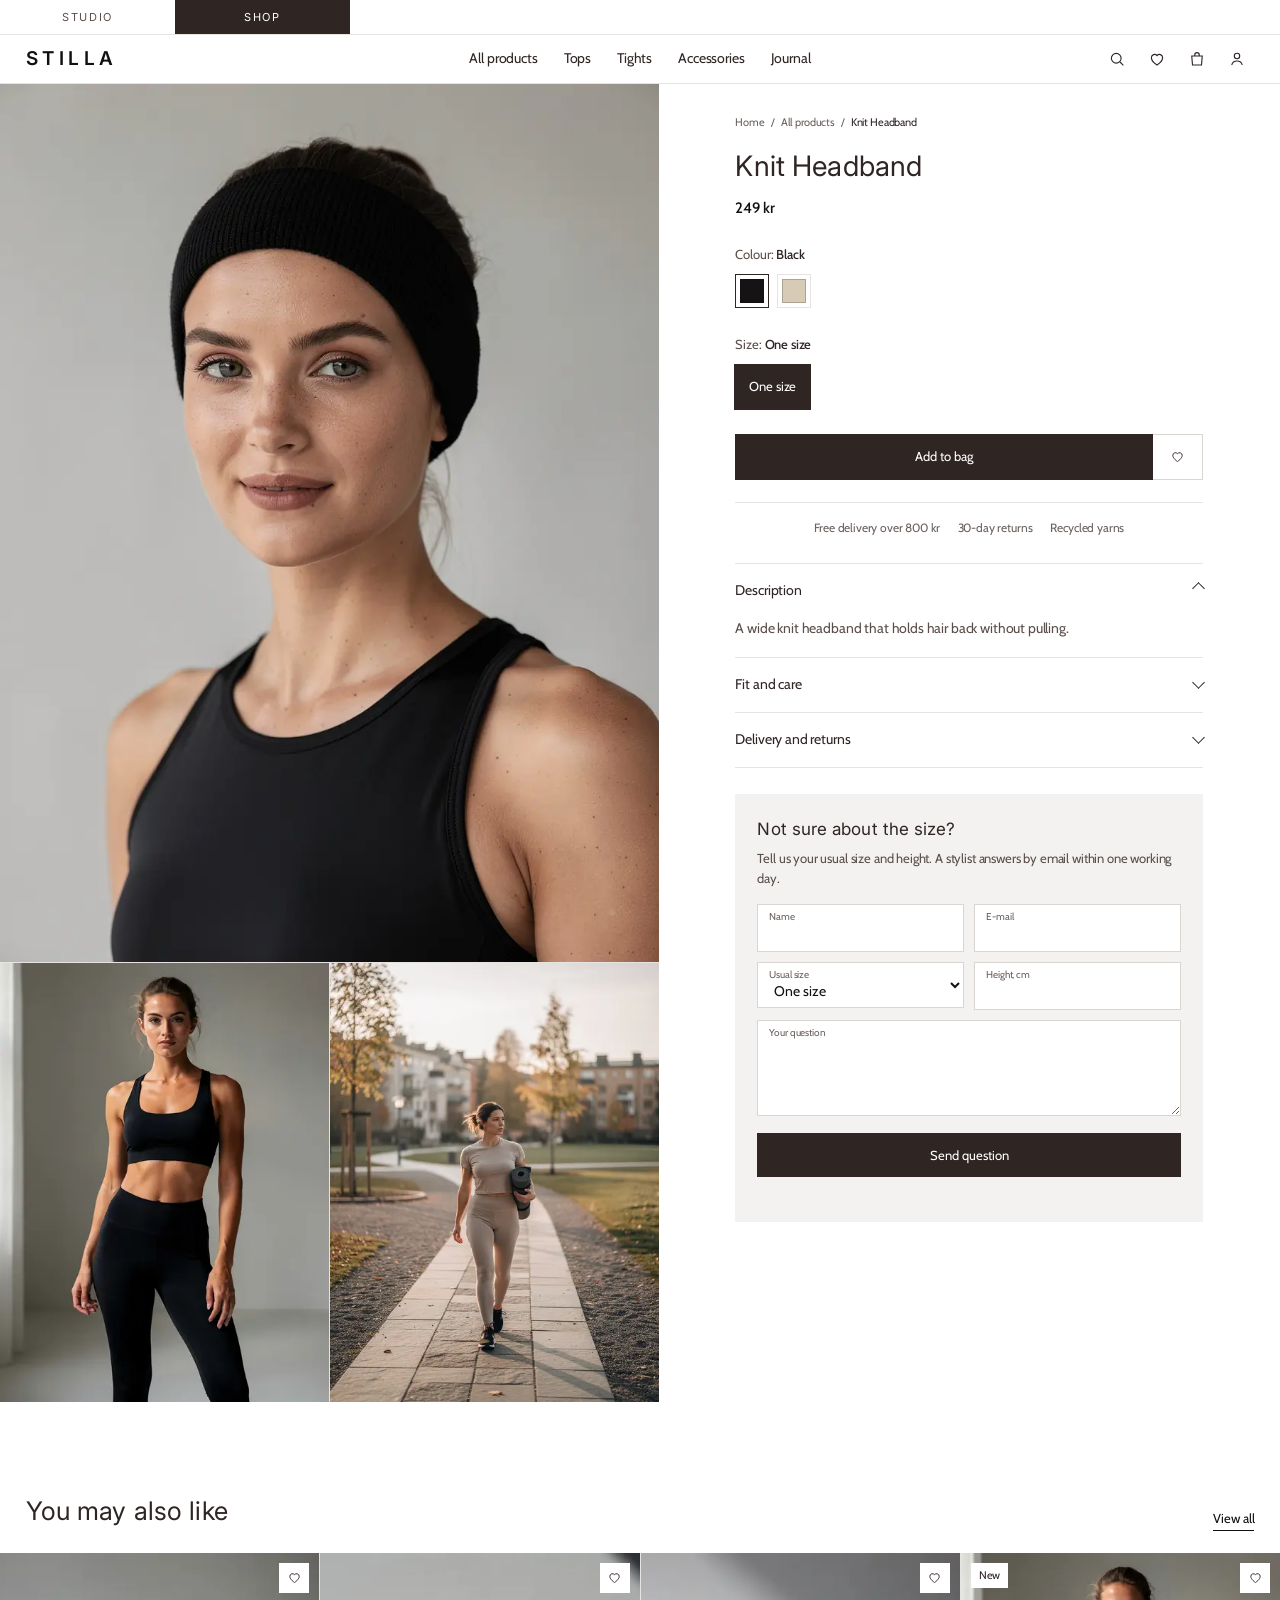
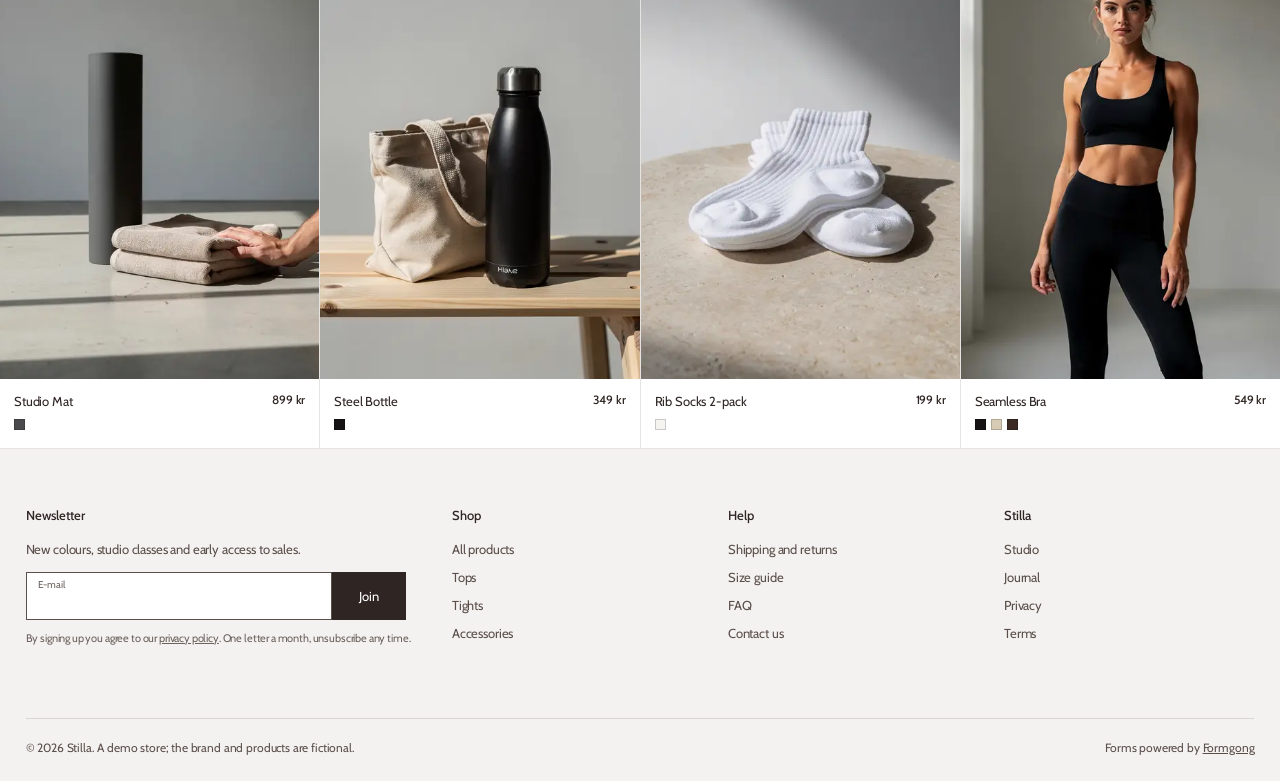
<file: products/knit-headband/index.html>
<!doctype html>
<html lang="en">
<head>
<meta charset="utf-8">
<meta name="viewport" content="width=device-width, initial-scale=1">
<title>Knit Headband, black | Stilla</title>
<meta name="description" content="A wide knit headband that holds hair back without pulling.">
<meta name="theme-color" content="#ffffff">
<link rel="icon" href="data:image/svg+xml,%3Csvg%20xmlns='http://www.w3.org/2000/svg'%20viewBox='0%200%2032%2032'%3E%3Crect%20width='32'%20height='32'%20fill='%232f2624'/%3E%3Cpath%20d='M10%2021c1.5%201.4%203.5%202%206%202%203%200%205-1.4%205-3.6%200-4.8-10.4-2.6-10.4-7.8C10.6%209.4%2012.6%208%2015.6%208c2%200%203.8.6%205%201.6'%20fill='none'%20stroke='%23fff'%20stroke-width='2.2'/%3E%3C/svg%3E">
<link rel="preconnect" href="https://fonts.googleapis.com">
<link rel="preconnect" href="https://fonts.gstatic.com" crossorigin>
<link rel="stylesheet" href="https://fonts.googleapis.com/css2?family=Cabin:wght@400;500&family=Inter:wght@400;600&display=swap">
<link rel="preload" as="image" href="../../img/p-headband-960.webp" imagesrcset="../../img/p-headband-480.webp 480w, ../../img/p-headband-960.webp 960w, ../../img/p-headband-1600.webp 1600w" imagesizes="100vw">
<link rel="stylesheet" href="../../assets/style.css">
<script>document.documentElement.classList.add("js")</script>
</head>
<body>
<a class="skip" href="#main">Skip to content</a>
<nav class="switch" aria-label="Site sections"><a href="../../index.html#studio">Studio</a><a href="../../collections/all/" aria-current="true">Shop</a></nav>
<header class="hdr">
  <div class="hdr-in">
    <button class="ico burger" type="button" aria-expanded="false" aria-controls="nav"><span class="sr">Menu</span><svg viewBox="0 0 24 24" aria-hidden="true"><path d="M4 7h16M4 12h16M4 17h16"/></svg></button>
    <a class="logo" href="../../index.html" aria-label="Stilla, home">STILLA</a>
    <nav class="nav" id="nav" aria-label="Main"><a href="../../collections/all/">All products</a><a href="../../collections/all/#tops">Tops</a><a href="../../collections/all/#tights">Tights</a><a href="../../collections/all/#accessories">Accessories</a><a href="../../index.html#journal">Journal</a></nav>
    <div class="icons">
      <a class="ico hide-m" href="../../collections/all/"><span class="sr">Search</span><svg viewBox="0 0 24 24" aria-hidden="true"><circle cx="11" cy="11" r="6.5"/><path d="m16 16 4.5 4.5"/></svg></a>
      <a class="ico hide-m" href="../../collections/all/"><span class="sr">Wishlist</span><svg viewBox="0 0 24 24" aria-hidden="true"><path d="M12 20s-7.5-4.6-7.5-10A4.3 4.3 0 0 1 12 7.4 4.3 4.3 0 0 1 19.5 10c0 5.4-7.5 10-7.5 10z"/></svg><span class="n" data-wish-count hidden>0</span></a>
      <a class="ico" href="../../collections/all/"><span class="sr">Bag</span><svg viewBox="0 0 24 24" aria-hidden="true"><path d="M5 8h14l-1 12H6z"/><path d="M9 8V6.5a3 3 0 0 1 6 0V8"/></svg><span class="n" data-bag-count hidden>0</span></a>
      <a class="ico hide-m" href="../../index.html#newsletter"><span class="sr">Account</span><svg viewBox="0 0 24 24" aria-hidden="true"><circle cx="12" cy="8" r="3.6"/><path d="M5 20c.8-3.6 3.6-5.4 7-5.4s6.2 1.8 7 5.4"/></svg></a>
    </div>
  </div>
</header>
<main id="main">
<div class="pdp">
  <div class="gal"><img src="../../img/p-headband-960.webp" srcset="../../img/p-headband-480.webp 480w, ../../img/p-headband-960.webp 960w, ../../img/p-headband-1600.webp 1600w" sizes="(max-width: 900px) 86vw, 52vw" width="896" height="1152" alt="Knit Headband in black" fetchpriority="high"><img src="../../img/p-bra-black-960.webp" srcset="../../img/p-bra-black-480.webp 480w, ../../img/p-bra-black-960.webp 960w, ../../img/p-bra-black-1600.webp 1600w" sizes="(max-width: 900px) 86vw, 26vw" width="896" height="1152" alt="Knit Headband, styled" loading="lazy" decoding="async"><img src="../../img/life-park-960.webp" srcset="../../img/life-park-480.webp 480w, ../../img/life-park-960.webp 960w, ../../img/life-park-1600.webp 1600w" sizes="(max-width: 900px) 86vw, 26vw" width="896" height="1152" alt="A woman in oat activewear walking through a park with a yoga mat" loading="lazy" decoding="async"></div>
  <div class="info"><div class="info-in">
    <nav class="crumbs" aria-label="Breadcrumb"><ol><li><a href="../../index.html">Home</a></li><li><a href="../../collections/all/">All products</a></li><li><span aria-current="page">Knit Headband</span></li></ol></nav>
    <h1>Knit Headband</h1>
    <p class="price">249 kr</p>
    <p class="opt-l">Colour: <b id="pc">Black</b></p>
    <div class="colors" role="radiogroup" aria-label="Colour" data-pick="pc"><label class="chip"><input type="radio" name="pick-color" value="Black" checked><span><i style="background:#151313"></i><span class="sr">black</span></span></label><label class="chip"><input type="radio" name="pick-color" value="Oat"><span><i style="background:#d8cbb6"></i><span class="sr">oat</span></span></label></div>
    <p class="opt-l">Size: <b id="ps">One size</b></p>
    <div class="sizes" role="radiogroup" aria-label="Size" data-pick="ps"><label class="chip"><input type="radio" name="pick-size" value="One size" checked><span>One size</span></label></div>
    <div class="buy"><button class="btn" type="button" data-add>Add to bag</button><button class="wish" type="button" data-wish="knit-headband" aria-pressed="false"><span class="sr">Save to wishlist</span><svg viewBox="0 0 24 24" aria-hidden="true"><path d="M12 20s-7.5-4.6-7.5-10A4.3 4.3 0 0 1 12 7.4 4.3 4.3 0 0 1 19.5 10c0 5.4-7.5 10-7.5 10z"/></svg></button></div>
    <ul class="perks"><li>Free delivery over 800 kr</li><li>30-day returns</li><li>Recycled yarns</li></ul>
    <div class="acc">
      <details open><summary>Description</summary><p>A wide knit headband that holds hair back without pulling.</p></details>
      <details><summary>Fit and care</summary><p>True to size. Wash at 30 °C inside out and dry flat. No fabric softener.</p></details>
      <details><summary>Delivery and returns</summary><p>Ships within one working day. Free returns and size exchanges within 30 days.</p></details>
    </div>
    <section class="ask" id="ask" aria-labelledby="ask-h">
      <h2 id="ask-h">Not sure about the size?</h2>
      <p>Tell us your usual size and height. A stylist answers by email within one working day.</p>
      <!-- Formgong form. Replace fk_your_access_key with the access key from your Formgong dashboard. -->
      <form class="fg" action="https://formgong.com/submit" method="POST">
        <input type="hidden" name="access_key" value="fk_your_access_key">
        <input type="hidden" name="request" value="Size question">
        <input type="hidden" name="product" value="Knit Headband (black)">
        <div class="fields">
          <div class="two"><div class="field"><label for="a-name">Name</label><input id="a-name" name="name" autocomplete="name" required></div>
          <div class="field"><label for="a-email">E-mail</label><input id="a-email" type="email" name="email" autocomplete="email" required></div></div>
          <div class="two"><div class="field"><label for="a-size">Usual size</label><select id="a-size" name="size"><option>One size</option></select></div>
          <div class="field"><label for="a-height">Height, cm</label><input id="a-height" name="height" inputmode="numeric" maxlength="3"></div></div>
          <div class="field"><label for="a-msg">Your question</label><textarea id="a-msg" name="message" required></textarea></div>
          <button class="btn" type="submit">Send question</button>
        </div>
        <p class="ok" tabindex="-1">Thanks. We will reply to your email within one working day.</p>
        <p class="status" role="status"></p>
      </form>
    </section>
  </div></div>
</div>
<div class="row-head"><h2>You may also like</h2><a class="link" href="../../collections/all/">View all</a></div>
<div class="grid"><article class="card" data-i="0" data-name="Studio Mat" data-cat="accessories" data-color="charcoal" data-size="one" data-price="899">
  <div class="ph"><img src="../../img/p-mat-960.webp" srcset="../../img/p-mat-480.webp 480w, ../../img/p-mat-960.webp 960w, ../../img/p-mat-1600.webp 1600w" sizes="(max-width: 900px) 50vw, 25vw" width="896" height="1152" alt="Studio Mat, charcoal" loading="lazy" decoding="async"><img class="alt" src="../../img/life-studio-960.webp" srcset="../../img/life-studio-480.webp 480w, ../../img/life-studio-960.webp 960w, ../../img/life-studio-1600.webp 1600w" sizes="(max-width: 900px) 50vw, 25vw" width="896" height="1152" alt="" loading="lazy" decoding="async">
    
    <button class="wish" type="button" data-wish="studio-mat" aria-pressed="false"><span class="sr">Save Studio Mat to wishlist</span><svg viewBox="0 0 24 24" aria-hidden="true"><path d="M12 20s-7.5-4.6-7.5-10A4.3 4.3 0 0 1 12 7.4 4.3 4.3 0 0 1 19.5 10c0 5.4-7.5 10-7.5 10z"/></svg></button>
    <button class="quick" type="button">Quick add</button>
  </div>
  <div class="meta"><h3><a href="../../products/studio-mat/">Studio Mat</a></h3><p class="price" style="margin:0">899 kr</p><span class="sw"><span class="sr">Colours: charcoal</span><i style="background:#4a4a4c" title="charcoal"></i></span></div>
</article><article class="card" data-i="1" data-name="Steel Bottle" data-cat="accessories" data-color="black" data-size="one" data-price="349">
  <div class="ph"><img src="../../img/p-bottle-960.webp" srcset="../../img/p-bottle-480.webp 480w, ../../img/p-bottle-960.webp 960w, ../../img/p-bottle-1600.webp 1600w" sizes="(max-width: 900px) 50vw, 25vw" width="896" height="1152" alt="Steel Bottle, black" loading="lazy" decoding="async"><img class="alt" src="../../img/life-park-960.webp" srcset="../../img/life-park-480.webp 480w, ../../img/life-park-960.webp 960w, ../../img/life-park-1600.webp 1600w" sizes="(max-width: 900px) 50vw, 25vw" width="896" height="1152" alt="" loading="lazy" decoding="async">
    
    <button class="wish" type="button" data-wish="steel-bottle" aria-pressed="false"><span class="sr">Save Steel Bottle to wishlist</span><svg viewBox="0 0 24 24" aria-hidden="true"><path d="M12 20s-7.5-4.6-7.5-10A4.3 4.3 0 0 1 12 7.4 4.3 4.3 0 0 1 19.5 10c0 5.4-7.5 10-7.5 10z"/></svg></button>
    <button class="quick" type="button">Quick add</button>
  </div>
  <div class="meta"><h3><a href="../../products/steel-bottle/">Steel Bottle</a></h3><p class="price" style="margin:0">349 kr</p><span class="sw"><span class="sr">Colours: black</span><i style="background:#151313" title="black"></i></span></div>
</article><article class="card" data-i="2" data-name="Rib Socks 2-pack" data-cat="accessories" data-color="white" data-size="36-38 39-41 42-44" data-price="199">
  <div class="ph"><img src="../../img/p-socks-960.webp" srcset="../../img/p-socks-480.webp 480w, ../../img/p-socks-960.webp 960w, ../../img/p-socks-1600.webp 1600w" sizes="(max-width: 900px) 50vw, 25vw" width="896" height="1152" alt="Rib Socks 2-pack, white" loading="lazy" decoding="async"><img class="alt" src="../../img/p-shorts-960.webp" srcset="../../img/p-shorts-480.webp 480w, ../../img/p-shorts-960.webp 960w, ../../img/p-shorts-1600.webp 1600w" sizes="(max-width: 900px) 50vw, 25vw" width="896" height="1152" alt="" loading="lazy" decoding="async">
    
    <button class="wish" type="button" data-wish="rib-socks-2-pack" aria-pressed="false"><span class="sr">Save Rib Socks 2-pack to wishlist</span><svg viewBox="0 0 24 24" aria-hidden="true"><path d="M12 20s-7.5-4.6-7.5-10A4.3 4.3 0 0 1 12 7.4 4.3 4.3 0 0 1 19.5 10c0 5.4-7.5 10-7.5 10z"/></svg></button>
    <button class="quick" type="button">Quick add</button>
  </div>
  <div class="meta"><h3><a href="../../products/rib-socks-2-pack/">Rib Socks 2-pack</a></h3><p class="price" style="margin:0">199 kr</p><span class="sw"><span class="sr">Colours: white</span><i style="background:#f6f4f1" title="white"></i></span></div>
</article><article class="card" data-i="3" data-name="Seamless Bra" data-cat="tops" data-color="black oat espresso" data-size="XS S M L XL" data-price="549">
  <div class="ph"><img src="../../img/p-bra-black-960.webp" srcset="../../img/p-bra-black-480.webp 480w, ../../img/p-bra-black-960.webp 960w, ../../img/p-bra-black-1600.webp 1600w" sizes="(max-width: 900px) 50vw, 25vw" width="896" height="1152" alt="Seamless Bra, black" loading="lazy" decoding="async"><img class="alt" src="../../img/p-headband-960.webp" srcset="../../img/p-headband-480.webp 480w, ../../img/p-headband-960.webp 960w, ../../img/p-headband-1600.webp 1600w" sizes="(max-width: 900px) 50vw, 25vw" width="896" height="1152" alt="" loading="lazy" decoding="async">
    <span class="badge">New</span>
    <button class="wish" type="button" data-wish="seamless-bra-black" aria-pressed="false"><span class="sr">Save Seamless Bra to wishlist</span><svg viewBox="0 0 24 24" aria-hidden="true"><path d="M12 20s-7.5-4.6-7.5-10A4.3 4.3 0 0 1 12 7.4 4.3 4.3 0 0 1 19.5 10c0 5.4-7.5 10-7.5 10z"/></svg></button>
    <button class="quick" type="button">Quick add</button>
  </div>
  <div class="meta"><h3><a href="../../products/seamless-bra-black/">Seamless Bra</a></h3><p class="price" style="margin:0">549 kr</p><span class="sw"><span class="sr">Colours: black, oat, espresso</span><i style="background:#151313" title="black"></i><i style="background:#d8cbb6" title="oat"></i><i style="background:#3b2a24" title="espresso"></i></span></div>
</article></div>
</main>
<footer class="foot">
  <div class="foot-grid">
    <div>
      <h2>Newsletter</h2>
      <p>New colours, studio classes and early access to sales.</p>
      <!-- Formgong form. Replace fk_your_access_key with the access key from your Formgong dashboard. -->
<form class="fg inline-wrap" action="https://formgong.com/submit" method="POST">
  <input type="hidden" name="access_key" value="fk_your_access_key">
  <input type="hidden" name="request" value="Newsletter">
  <div class="fields">
    <div class="inline"><div class="field"><label for="foot-email">E-mail</label><input id="foot-email" type="email" name="email" autocomplete="email" required></div><button class="btn" type="submit">Join</button></div>
    <p class="note">By signing up you agree to our <a href="../../index.html#privacy">privacy policy</a>. One letter a month, unsubscribe any time.</p>
  </div>
  <p class="ok" tabindex="-1">Thank you. Your first letter is on its way.</p>
  <p class="status" role="status"></p>
</form>
    </div>
    <div><h2>Shop</h2><ul><li><a href="../../collections/all/">All products</a></li><li><a href="../../collections/all/#tops">Tops</a></li><li><a href="../../collections/all/#tights">Tights</a></li><li><a href="../../collections/all/#accessories">Accessories</a></li></ul></div>
    <div><h2>Help</h2><ul><li><a href="../../index.html#faq">Shipping and returns</a></li><li><a href="../../products/seamless-bra-black/#ask">Size guide</a></li><li><a href="../../index.html#faq">FAQ</a></li><li><a href="../../products/seamless-bra-black/#ask">Contact us</a></li></ul></div>
    <div><h2>Stilla</h2><ul><li><a href="../../index.html#studio">Studio</a></li><li><a href="../../index.html#journal">Journal</a></li><li><a href="../../index.html#privacy">Privacy</a></li><li><a href="../../index.html#faq">Terms</a></li></ul></div>
  </div>
  <div class="foot-bottom"><span>© 2026 Stilla. A demo store; the brand and products are fictional.</span><span>Forms powered by <a href="https://formgong.com" rel="noopener">Formgong</a></span></div>
</footer>
<p class="toast" role="status" aria-live="polite"></p>
<script src="../../assets/app.js" defer></script>
</body>
</html>
</file>
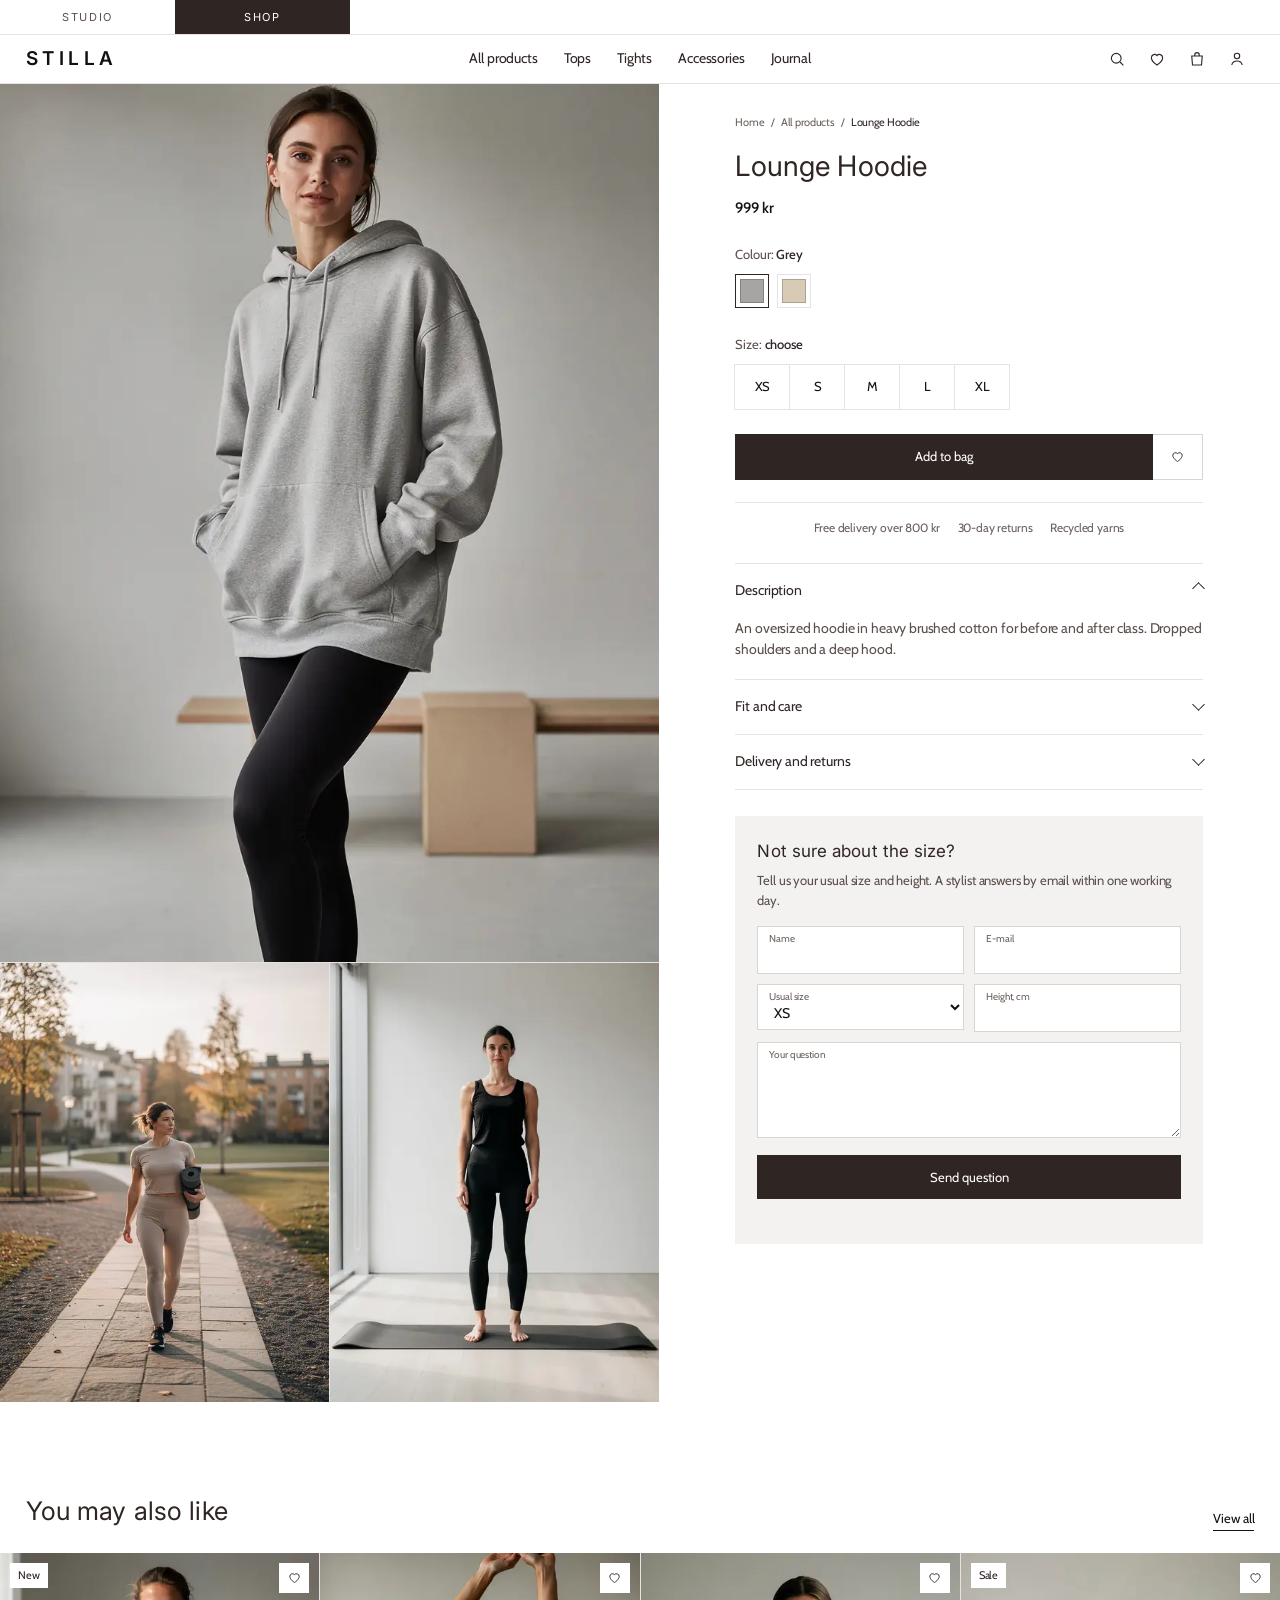
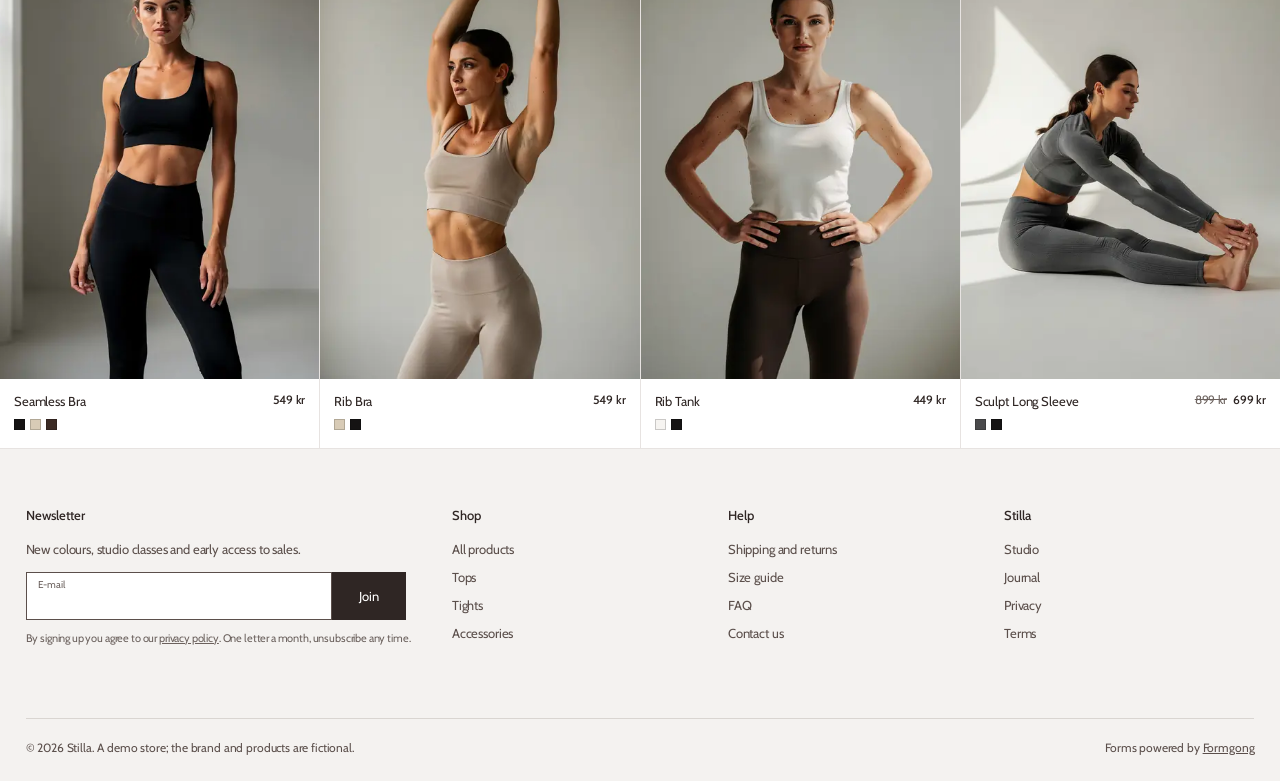
<file: products/lounge-hoodie-grey/index.html>
<!doctype html>
<html lang="en">
<head>
<meta charset="utf-8">
<meta name="viewport" content="width=device-width, initial-scale=1">
<title>Lounge Hoodie, grey | Stilla</title>
<meta name="description" content="An oversized hoodie in heavy brushed cotton for before and after class. Dropped shoulders and a deep hood.">
<meta name="theme-color" content="#ffffff">
<link rel="icon" href="data:image/svg+xml,%3Csvg%20xmlns='http://www.w3.org/2000/svg'%20viewBox='0%200%2032%2032'%3E%3Crect%20width='32'%20height='32'%20fill='%232f2624'/%3E%3Cpath%20d='M10%2021c1.5%201.4%203.5%202%206%202%203%200%205-1.4%205-3.6%200-4.8-10.4-2.6-10.4-7.8C10.6%209.4%2012.6%208%2015.6%208c2%200%203.8.6%205%201.6'%20fill='none'%20stroke='%23fff'%20stroke-width='2.2'/%3E%3C/svg%3E">
<link rel="preconnect" href="https://fonts.googleapis.com">
<link rel="preconnect" href="https://fonts.gstatic.com" crossorigin>
<link rel="stylesheet" href="https://fonts.googleapis.com/css2?family=Cabin:wght@400;500&family=Inter:wght@400;600&display=swap">
<link rel="preload" as="image" href="../../img/p-hoodie-960.webp" imagesrcset="../../img/p-hoodie-480.webp 480w, ../../img/p-hoodie-960.webp 960w, ../../img/p-hoodie-1600.webp 1600w" imagesizes="100vw">
<link rel="stylesheet" href="../../assets/style.css">
<script>document.documentElement.classList.add("js")</script>
</head>
<body>
<a class="skip" href="#main">Skip to content</a>
<nav class="switch" aria-label="Site sections"><a href="../../index.html#studio">Studio</a><a href="../../collections/all/" aria-current="true">Shop</a></nav>
<header class="hdr">
  <div class="hdr-in">
    <button class="ico burger" type="button" aria-expanded="false" aria-controls="nav"><span class="sr">Menu</span><svg viewBox="0 0 24 24" aria-hidden="true"><path d="M4 7h16M4 12h16M4 17h16"/></svg></button>
    <a class="logo" href="../../index.html" aria-label="Stilla, home">STILLA</a>
    <nav class="nav" id="nav" aria-label="Main"><a href="../../collections/all/">All products</a><a href="../../collections/all/#tops">Tops</a><a href="../../collections/all/#tights">Tights</a><a href="../../collections/all/#accessories">Accessories</a><a href="../../index.html#journal">Journal</a></nav>
    <div class="icons">
      <a class="ico hide-m" href="../../collections/all/"><span class="sr">Search</span><svg viewBox="0 0 24 24" aria-hidden="true"><circle cx="11" cy="11" r="6.5"/><path d="m16 16 4.5 4.5"/></svg></a>
      <a class="ico hide-m" href="../../collections/all/"><span class="sr">Wishlist</span><svg viewBox="0 0 24 24" aria-hidden="true"><path d="M12 20s-7.5-4.6-7.5-10A4.3 4.3 0 0 1 12 7.4 4.3 4.3 0 0 1 19.5 10c0 5.4-7.5 10-7.5 10z"/></svg><span class="n" data-wish-count hidden>0</span></a>
      <a class="ico" href="../../collections/all/"><span class="sr">Bag</span><svg viewBox="0 0 24 24" aria-hidden="true"><path d="M5 8h14l-1 12H6z"/><path d="M9 8V6.5a3 3 0 0 1 6 0V8"/></svg><span class="n" data-bag-count hidden>0</span></a>
      <a class="ico hide-m" href="../../index.html#newsletter"><span class="sr">Account</span><svg viewBox="0 0 24 24" aria-hidden="true"><circle cx="12" cy="8" r="3.6"/><path d="M5 20c.8-3.6 3.6-5.4 7-5.4s6.2 1.8 7 5.4"/></svg></a>
    </div>
  </div>
</header>
<main id="main">
<div class="pdp">
  <div class="gal"><img src="../../img/p-hoodie-960.webp" srcset="../../img/p-hoodie-480.webp 480w, ../../img/p-hoodie-960.webp 960w, ../../img/p-hoodie-1600.webp 1600w" sizes="(max-width: 900px) 86vw, 52vw" width="896" height="1152" alt="Lounge Hoodie in grey" fetchpriority="high"><img src="../../img/life-park-960.webp" srcset="../../img/life-park-480.webp 480w, ../../img/life-park-960.webp 960w, ../../img/life-park-1600.webp 1600w" sizes="(max-width: 900px) 86vw, 26vw" width="896" height="1152" alt="Lounge Hoodie, styled" loading="lazy" decoding="async"><img src="../../img/life-studio-960.webp" srcset="../../img/life-studio-480.webp 480w, ../../img/life-studio-960.webp 960w, ../../img/life-studio-1600.webp 1600w" sizes="(max-width: 900px) 86vw, 26vw" width="896" height="1152" alt="A woman standing on a yoga mat in a bright, empty studio" loading="lazy" decoding="async"></div>
  <div class="info"><div class="info-in">
    <nav class="crumbs" aria-label="Breadcrumb"><ol><li><a href="../../index.html">Home</a></li><li><a href="../../collections/all/">All products</a></li><li><span aria-current="page">Lounge Hoodie</span></li></ol></nav>
    <h1>Lounge Hoodie</h1>
    <p class="price">999 kr</p>
    <p class="opt-l">Colour: <b id="pc">Grey</b></p>
    <div class="colors" role="radiogroup" aria-label="Colour" data-pick="pc"><label class="chip"><input type="radio" name="pick-color" value="Grey" checked><span><i style="background:#a7a5a3"></i><span class="sr">grey</span></span></label><label class="chip"><input type="radio" name="pick-color" value="Oat"><span><i style="background:#d8cbb6"></i><span class="sr">oat</span></span></label></div>
    <p class="opt-l">Size: <b id="ps">choose</b></p>
    <div class="sizes" role="radiogroup" aria-label="Size" data-pick="ps"><label class="chip"><input type="radio" name="pick-size" value="XS"><span>XS</span></label><label class="chip"><input type="radio" name="pick-size" value="S"><span>S</span></label><label class="chip"><input type="radio" name="pick-size" value="M"><span>M</span></label><label class="chip"><input type="radio" name="pick-size" value="L"><span>L</span></label><label class="chip"><input type="radio" name="pick-size" value="XL"><span>XL</span></label></div>
    <div class="buy"><button class="btn" type="button" data-add>Add to bag</button><button class="wish" type="button" data-wish="lounge-hoodie-grey" aria-pressed="false"><span class="sr">Save to wishlist</span><svg viewBox="0 0 24 24" aria-hidden="true"><path d="M12 20s-7.5-4.6-7.5-10A4.3 4.3 0 0 1 12 7.4 4.3 4.3 0 0 1 19.5 10c0 5.4-7.5 10-7.5 10z"/></svg></button></div>
    <ul class="perks"><li>Free delivery over 800 kr</li><li>30-day returns</li><li>Recycled yarns</li></ul>
    <div class="acc">
      <details open><summary>Description</summary><p>An oversized hoodie in heavy brushed cotton for before and after class. Dropped shoulders and a deep hood.</p></details>
      <details><summary>Fit and care</summary><p>True to size. Wash at 30 °C inside out and dry flat. No fabric softener.</p></details>
      <details><summary>Delivery and returns</summary><p>Ships within one working day. Free returns and size exchanges within 30 days.</p></details>
    </div>
    <section class="ask" id="ask" aria-labelledby="ask-h">
      <h2 id="ask-h">Not sure about the size?</h2>
      <p>Tell us your usual size and height. A stylist answers by email within one working day.</p>
      <!-- Formgong form. Replace fk_your_access_key with the access key from your Formgong dashboard. -->
      <form class="fg" action="https://formgong.com/submit" method="POST">
        <input type="hidden" name="access_key" value="fk_your_access_key">
        <input type="hidden" name="request" value="Size question">
        <input type="hidden" name="product" value="Lounge Hoodie (grey)">
        <div class="fields">
          <div class="two"><div class="field"><label for="a-name">Name</label><input id="a-name" name="name" autocomplete="name" required></div>
          <div class="field"><label for="a-email">E-mail</label><input id="a-email" type="email" name="email" autocomplete="email" required></div></div>
          <div class="two"><div class="field"><label for="a-size">Usual size</label><select id="a-size" name="size"><option>XS</option><option>S</option><option>M</option><option>L</option><option>XL</option></select></div>
          <div class="field"><label for="a-height">Height, cm</label><input id="a-height" name="height" inputmode="numeric" maxlength="3"></div></div>
          <div class="field"><label for="a-msg">Your question</label><textarea id="a-msg" name="message" required></textarea></div>
          <button class="btn" type="submit">Send question</button>
        </div>
        <p class="ok" tabindex="-1">Thanks. We will reply to your email within one working day.</p>
        <p class="status" role="status"></p>
      </form>
    </section>
  </div></div>
</div>
<div class="row-head"><h2>You may also like</h2><a class="link" href="../../collections/all/">View all</a></div>
<div class="grid"><article class="card" data-i="0" data-name="Seamless Bra" data-cat="tops" data-color="black oat espresso" data-size="XS S M L XL" data-price="549">
  <div class="ph"><img src="../../img/p-bra-black-960.webp" srcset="../../img/p-bra-black-480.webp 480w, ../../img/p-bra-black-960.webp 960w, ../../img/p-bra-black-1600.webp 1600w" sizes="(max-width: 900px) 50vw, 25vw" width="896" height="1152" alt="Seamless Bra, black" loading="lazy" decoding="async"><img class="alt" src="../../img/p-headband-960.webp" srcset="../../img/p-headband-480.webp 480w, ../../img/p-headband-960.webp 960w, ../../img/p-headband-1600.webp 1600w" sizes="(max-width: 900px) 50vw, 25vw" width="896" height="1152" alt="" loading="lazy" decoding="async">
    <span class="badge">New</span>
    <button class="wish" type="button" data-wish="seamless-bra-black" aria-pressed="false"><span class="sr">Save Seamless Bra to wishlist</span><svg viewBox="0 0 24 24" aria-hidden="true"><path d="M12 20s-7.5-4.6-7.5-10A4.3 4.3 0 0 1 12 7.4 4.3 4.3 0 0 1 19.5 10c0 5.4-7.5 10-7.5 10z"/></svg></button>
    <button class="quick" type="button">Quick add</button>
  </div>
  <div class="meta"><h3><a href="../../products/seamless-bra-black/">Seamless Bra</a></h3><p class="price" style="margin:0">549 kr</p><span class="sw"><span class="sr">Colours: black, oat, espresso</span><i style="background:#151313" title="black"></i><i style="background:#d8cbb6" title="oat"></i><i style="background:#3b2a24" title="espresso"></i></span></div>
</article><article class="card" data-i="1" data-name="Rib Bra" data-cat="tops" data-color="oat black" data-size="XS S M L" data-price="549">
  <div class="ph"><img src="../../img/p-bra-oat-960.webp" srcset="../../img/p-bra-oat-480.webp 480w, ../../img/p-bra-oat-960.webp 960w, ../../img/p-bra-oat-1600.webp 1600w" sizes="(max-width: 900px) 50vw, 25vw" width="896" height="1152" alt="Rib Bra, oat" loading="lazy" decoding="async"><img class="alt" src="../../img/newsletter-960.webp" srcset="../../img/newsletter-480.webp 480w, ../../img/newsletter-960.webp 960w, ../../img/newsletter-1600.webp 1600w" sizes="(max-width: 900px) 50vw, 25vw" width="896" height="1152" alt="" loading="lazy" decoding="async">
    
    <button class="wish" type="button" data-wish="rib-bra-oat" aria-pressed="false"><span class="sr">Save Rib Bra to wishlist</span><svg viewBox="0 0 24 24" aria-hidden="true"><path d="M12 20s-7.5-4.6-7.5-10A4.3 4.3 0 0 1 12 7.4 4.3 4.3 0 0 1 19.5 10c0 5.4-7.5 10-7.5 10z"/></svg></button>
    <button class="quick" type="button">Quick add</button>
  </div>
  <div class="meta"><h3><a href="../../products/rib-bra-oat/">Rib Bra</a></h3><p class="price" style="margin:0">549 kr</p><span class="sw"><span class="sr">Colours: oat, black</span><i style="background:#d8cbb6" title="oat"></i><i style="background:#151313" title="black"></i></span></div>
</article><article class="card" data-i="2" data-name="Rib Tank" data-cat="tops" data-color="white black" data-size="XS S M L XL" data-price="449">
  <div class="ph"><img src="../../img/p-tank-white-960.webp" srcset="../../img/p-tank-white-480.webp 480w, ../../img/p-tank-white-960.webp 960w, ../../img/p-tank-white-1600.webp 1600w" sizes="(max-width: 900px) 50vw, 25vw" width="896" height="1152" alt="Rib Tank, white" loading="lazy" decoding="async"><img class="alt" src="../../img/life-studio-960.webp" srcset="../../img/life-studio-480.webp 480w, ../../img/life-studio-960.webp 960w, ../../img/life-studio-1600.webp 1600w" sizes="(max-width: 900px) 50vw, 25vw" width="896" height="1152" alt="" loading="lazy" decoding="async">
    
    <button class="wish" type="button" data-wish="rib-tank-white" aria-pressed="false"><span class="sr">Save Rib Tank to wishlist</span><svg viewBox="0 0 24 24" aria-hidden="true"><path d="M12 20s-7.5-4.6-7.5-10A4.3 4.3 0 0 1 12 7.4 4.3 4.3 0 0 1 19.5 10c0 5.4-7.5 10-7.5 10z"/></svg></button>
    <button class="quick" type="button">Quick add</button>
  </div>
  <div class="meta"><h3><a href="../../products/rib-tank-white/">Rib Tank</a></h3><p class="price" style="margin:0">449 kr</p><span class="sw"><span class="sr">Colours: white, black</span><i style="background:#f6f4f1" title="white"></i><i style="background:#151313" title="black"></i></span></div>
</article><article class="card" data-i="3" data-name="Sculpt Long Sleeve" data-cat="tops" data-color="charcoal black" data-size="XS S M L" data-price="699">
  <div class="ph"><img src="../../img/p-tights-grey-960.webp" srcset="../../img/p-tights-grey-480.webp 480w, ../../img/p-tights-grey-960.webp 960w, ../../img/p-tights-grey-1600.webp 1600w" sizes="(max-width: 900px) 50vw, 25vw" width="896" height="1152" alt="Sculpt Long Sleeve, charcoal" loading="lazy" decoding="async"><img class="alt" src="../../img/life-park-960.webp" srcset="../../img/life-park-480.webp 480w, ../../img/life-park-960.webp 960w, ../../img/life-park-1600.webp 1600w" sizes="(max-width: 900px) 50vw, 25vw" width="896" height="1152" alt="" loading="lazy" decoding="async">
    <span class="badge">Sale</span>
    <button class="wish" type="button" data-wish="sculpt-long-sleeve-charcoal" aria-pressed="false"><span class="sr">Save Sculpt Long Sleeve to wishlist</span><svg viewBox="0 0 24 24" aria-hidden="true"><path d="M12 20s-7.5-4.6-7.5-10A4.3 4.3 0 0 1 12 7.4 4.3 4.3 0 0 1 19.5 10c0 5.4-7.5 10-7.5 10z"/></svg></button>
    <button class="quick" type="button">Quick add</button>
  </div>
  <div class="meta"><h3><a href="../../products/sculpt-long-sleeve-charcoal/">Sculpt Long Sleeve</a></h3><p class="price" style="margin:0"><s>899 kr</s>699 kr</p><span class="sw"><span class="sr">Colours: charcoal, black</span><i style="background:#4a4a4c" title="charcoal"></i><i style="background:#151313" title="black"></i></span></div>
</article></div>
</main>
<footer class="foot">
  <div class="foot-grid">
    <div>
      <h2>Newsletter</h2>
      <p>New colours, studio classes and early access to sales.</p>
      <!-- Formgong form. Replace fk_your_access_key with the access key from your Formgong dashboard. -->
<form class="fg inline-wrap" action="https://formgong.com/submit" method="POST">
  <input type="hidden" name="access_key" value="fk_your_access_key">
  <input type="hidden" name="request" value="Newsletter">
  <div class="fields">
    <div class="inline"><div class="field"><label for="foot-email">E-mail</label><input id="foot-email" type="email" name="email" autocomplete="email" required></div><button class="btn" type="submit">Join</button></div>
    <p class="note">By signing up you agree to our <a href="../../index.html#privacy">privacy policy</a>. One letter a month, unsubscribe any time.</p>
  </div>
  <p class="ok" tabindex="-1">Thank you. Your first letter is on its way.</p>
  <p class="status" role="status"></p>
</form>
    </div>
    <div><h2>Shop</h2><ul><li><a href="../../collections/all/">All products</a></li><li><a href="../../collections/all/#tops">Tops</a></li><li><a href="../../collections/all/#tights">Tights</a></li><li><a href="../../collections/all/#accessories">Accessories</a></li></ul></div>
    <div><h2>Help</h2><ul><li><a href="../../index.html#faq">Shipping and returns</a></li><li><a href="../../products/seamless-bra-black/#ask">Size guide</a></li><li><a href="../../index.html#faq">FAQ</a></li><li><a href="../../products/seamless-bra-black/#ask">Contact us</a></li></ul></div>
    <div><h2>Stilla</h2><ul><li><a href="../../index.html#studio">Studio</a></li><li><a href="../../index.html#journal">Journal</a></li><li><a href="../../index.html#privacy">Privacy</a></li><li><a href="../../index.html#faq">Terms</a></li></ul></div>
  </div>
  <div class="foot-bottom"><span>© 2026 Stilla. A demo store; the brand and products are fictional.</span><span>Forms powered by <a href="https://formgong.com" rel="noopener">Formgong</a></span></div>
</footer>
<p class="toast" role="status" aria-live="polite"></p>
<script src="../../assets/app.js" defer></script>
</body>
</html>
</file>
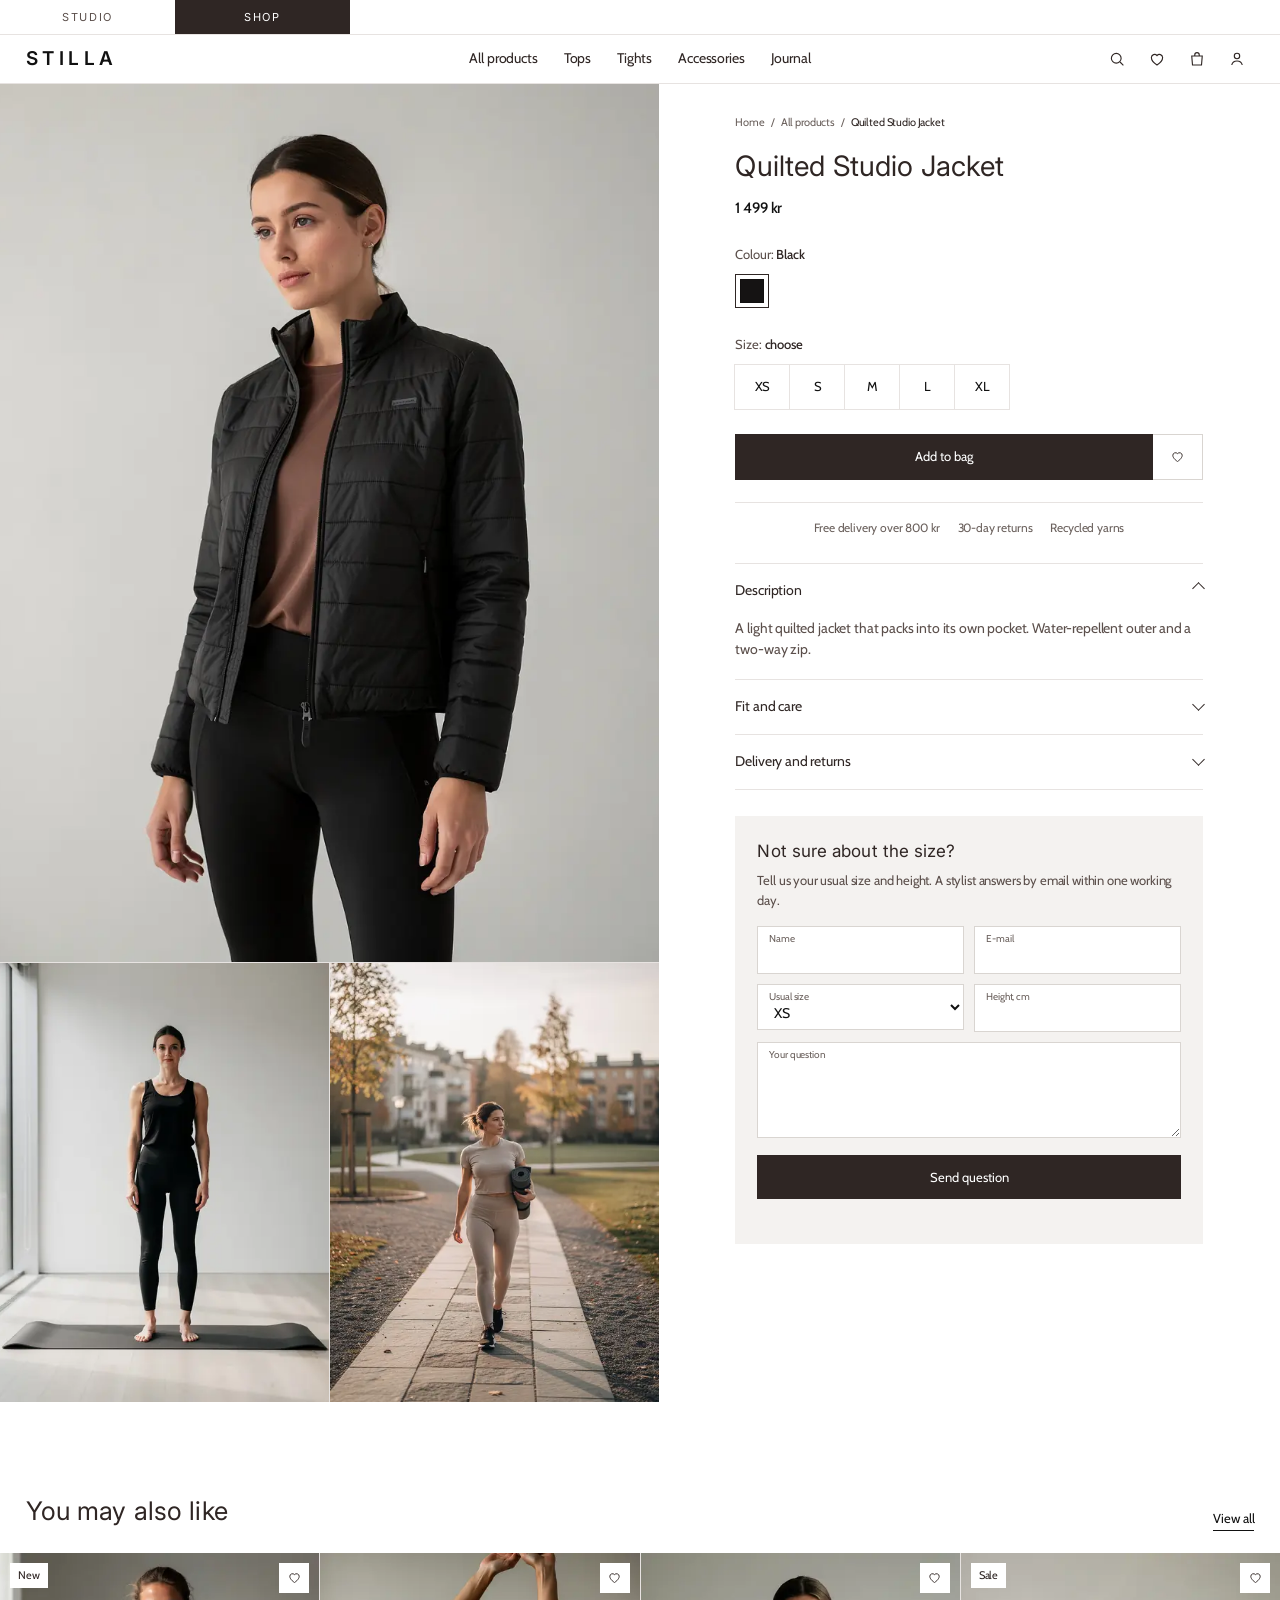
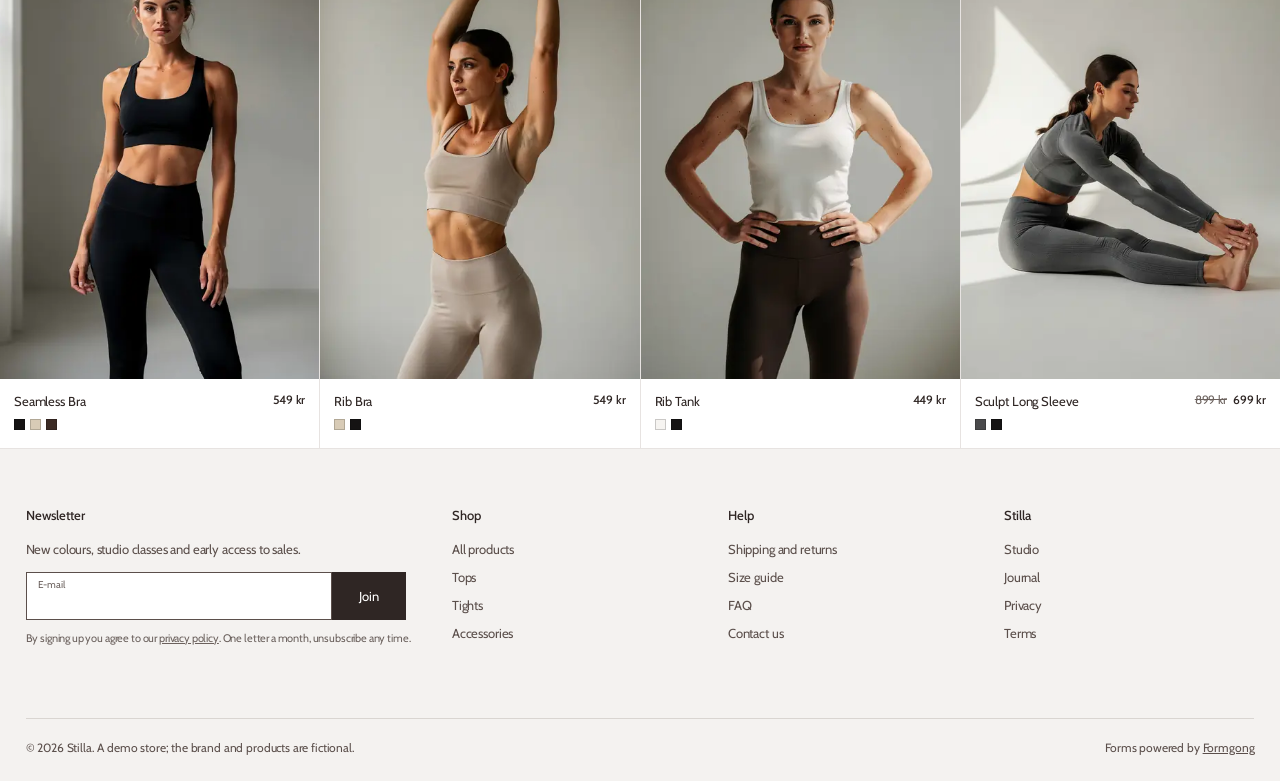
<file: products/quilted-studio-jacket/index.html>
<!doctype html>
<html lang="en">
<head>
<meta charset="utf-8">
<meta name="viewport" content="width=device-width, initial-scale=1">
<title>Quilted Studio Jacket, black | Stilla</title>
<meta name="description" content="A light quilted jacket that packs into its own pocket. Water-repellent outer and a two-way zip.">
<meta name="theme-color" content="#ffffff">
<link rel="icon" href="data:image/svg+xml,%3Csvg%20xmlns='http://www.w3.org/2000/svg'%20viewBox='0%200%2032%2032'%3E%3Crect%20width='32'%20height='32'%20fill='%232f2624'/%3E%3Cpath%20d='M10%2021c1.5%201.4%203.5%202%206%202%203%200%205-1.4%205-3.6%200-4.8-10.4-2.6-10.4-7.8C10.6%209.4%2012.6%208%2015.6%208c2%200%203.8.6%205%201.6'%20fill='none'%20stroke='%23fff'%20stroke-width='2.2'/%3E%3C/svg%3E">
<link rel="preconnect" href="https://fonts.googleapis.com">
<link rel="preconnect" href="https://fonts.gstatic.com" crossorigin>
<link rel="stylesheet" href="https://fonts.googleapis.com/css2?family=Cabin:wght@400;500&family=Inter:wght@400;600&display=swap">
<link rel="preload" as="image" href="../../img/p-jacket-960.webp" imagesrcset="../../img/p-jacket-480.webp 480w, ../../img/p-jacket-960.webp 960w, ../../img/p-jacket-1600.webp 1600w" imagesizes="100vw">
<link rel="stylesheet" href="../../assets/style.css">
<script>document.documentElement.classList.add("js")</script>
</head>
<body>
<a class="skip" href="#main">Skip to content</a>
<nav class="switch" aria-label="Site sections"><a href="../../index.html#studio">Studio</a><a href="../../collections/all/" aria-current="true">Shop</a></nav>
<header class="hdr">
  <div class="hdr-in">
    <button class="ico burger" type="button" aria-expanded="false" aria-controls="nav"><span class="sr">Menu</span><svg viewBox="0 0 24 24" aria-hidden="true"><path d="M4 7h16M4 12h16M4 17h16"/></svg></button>
    <a class="logo" href="../../index.html" aria-label="Stilla, home">STILLA</a>
    <nav class="nav" id="nav" aria-label="Main"><a href="../../collections/all/">All products</a><a href="../../collections/all/#tops">Tops</a><a href="../../collections/all/#tights">Tights</a><a href="../../collections/all/#accessories">Accessories</a><a href="../../index.html#journal">Journal</a></nav>
    <div class="icons">
      <a class="ico hide-m" href="../../collections/all/"><span class="sr">Search</span><svg viewBox="0 0 24 24" aria-hidden="true"><circle cx="11" cy="11" r="6.5"/><path d="m16 16 4.5 4.5"/></svg></a>
      <a class="ico hide-m" href="../../collections/all/"><span class="sr">Wishlist</span><svg viewBox="0 0 24 24" aria-hidden="true"><path d="M12 20s-7.5-4.6-7.5-10A4.3 4.3 0 0 1 12 7.4 4.3 4.3 0 0 1 19.5 10c0 5.4-7.5 10-7.5 10z"/></svg><span class="n" data-wish-count hidden>0</span></a>
      <a class="ico" href="../../collections/all/"><span class="sr">Bag</span><svg viewBox="0 0 24 24" aria-hidden="true"><path d="M5 8h14l-1 12H6z"/><path d="M9 8V6.5a3 3 0 0 1 6 0V8"/></svg><span class="n" data-bag-count hidden>0</span></a>
      <a class="ico hide-m" href="../../index.html#newsletter"><span class="sr">Account</span><svg viewBox="0 0 24 24" aria-hidden="true"><circle cx="12" cy="8" r="3.6"/><path d="M5 20c.8-3.6 3.6-5.4 7-5.4s6.2 1.8 7 5.4"/></svg></a>
    </div>
  </div>
</header>
<main id="main">
<div class="pdp">
  <div class="gal"><img src="../../img/p-jacket-960.webp" srcset="../../img/p-jacket-480.webp 480w, ../../img/p-jacket-960.webp 960w, ../../img/p-jacket-1600.webp 1600w" sizes="(max-width: 900px) 86vw, 52vw" width="896" height="1152" alt="Quilted Studio Jacket in black" fetchpriority="high"><img src="../../img/life-studio-960.webp" srcset="../../img/life-studio-480.webp 480w, ../../img/life-studio-960.webp 960w, ../../img/life-studio-1600.webp 1600w" sizes="(max-width: 900px) 86vw, 26vw" width="896" height="1152" alt="Quilted Studio Jacket, styled" loading="lazy" decoding="async"><img src="../../img/life-park-960.webp" srcset="../../img/life-park-480.webp 480w, ../../img/life-park-960.webp 960w, ../../img/life-park-1600.webp 1600w" sizes="(max-width: 900px) 86vw, 26vw" width="896" height="1152" alt="A woman in oat activewear walking through a park with a yoga mat" loading="lazy" decoding="async"></div>
  <div class="info"><div class="info-in">
    <nav class="crumbs" aria-label="Breadcrumb"><ol><li><a href="../../index.html">Home</a></li><li><a href="../../collections/all/">All products</a></li><li><span aria-current="page">Quilted Studio Jacket</span></li></ol></nav>
    <h1>Quilted Studio Jacket</h1>
    <p class="price">1 499 kr</p>
    <p class="opt-l">Colour: <b id="pc">Black</b></p>
    <div class="colors" role="radiogroup" aria-label="Colour" data-pick="pc"><label class="chip"><input type="radio" name="pick-color" value="Black" checked><span><i style="background:#151313"></i><span class="sr">black</span></span></label></div>
    <p class="opt-l">Size: <b id="ps">choose</b></p>
    <div class="sizes" role="radiogroup" aria-label="Size" data-pick="ps"><label class="chip"><input type="radio" name="pick-size" value="XS"><span>XS</span></label><label class="chip"><input type="radio" name="pick-size" value="S"><span>S</span></label><label class="chip"><input type="radio" name="pick-size" value="M"><span>M</span></label><label class="chip"><input type="radio" name="pick-size" value="L"><span>L</span></label><label class="chip"><input type="radio" name="pick-size" value="XL"><span>XL</span></label></div>
    <div class="buy"><button class="btn" type="button" data-add>Add to bag</button><button class="wish" type="button" data-wish="quilted-studio-jacket" aria-pressed="false"><span class="sr">Save to wishlist</span><svg viewBox="0 0 24 24" aria-hidden="true"><path d="M12 20s-7.5-4.6-7.5-10A4.3 4.3 0 0 1 12 7.4 4.3 4.3 0 0 1 19.5 10c0 5.4-7.5 10-7.5 10z"/></svg></button></div>
    <ul class="perks"><li>Free delivery over 800 kr</li><li>30-day returns</li><li>Recycled yarns</li></ul>
    <div class="acc">
      <details open><summary>Description</summary><p>A light quilted jacket that packs into its own pocket. Water-repellent outer and a two-way zip.</p></details>
      <details><summary>Fit and care</summary><p>True to size. Wash at 30 °C inside out and dry flat. No fabric softener.</p></details>
      <details><summary>Delivery and returns</summary><p>Ships within one working day. Free returns and size exchanges within 30 days.</p></details>
    </div>
    <section class="ask" id="ask" aria-labelledby="ask-h">
      <h2 id="ask-h">Not sure about the size?</h2>
      <p>Tell us your usual size and height. A stylist answers by email within one working day.</p>
      <!-- Formgong form. Replace fk_your_access_key with the access key from your Formgong dashboard. -->
      <form class="fg" action="https://formgong.com/submit" method="POST">
        <input type="hidden" name="access_key" value="fk_your_access_key">
        <input type="hidden" name="request" value="Size question">
        <input type="hidden" name="product" value="Quilted Studio Jacket (black)">
        <div class="fields">
          <div class="two"><div class="field"><label for="a-name">Name</label><input id="a-name" name="name" autocomplete="name" required></div>
          <div class="field"><label for="a-email">E-mail</label><input id="a-email" type="email" name="email" autocomplete="email" required></div></div>
          <div class="two"><div class="field"><label for="a-size">Usual size</label><select id="a-size" name="size"><option>XS</option><option>S</option><option>M</option><option>L</option><option>XL</option></select></div>
          <div class="field"><label for="a-height">Height, cm</label><input id="a-height" name="height" inputmode="numeric" maxlength="3"></div></div>
          <div class="field"><label for="a-msg">Your question</label><textarea id="a-msg" name="message" required></textarea></div>
          <button class="btn" type="submit">Send question</button>
        </div>
        <p class="ok" tabindex="-1">Thanks. We will reply to your email within one working day.</p>
        <p class="status" role="status"></p>
      </form>
    </section>
  </div></div>
</div>
<div class="row-head"><h2>You may also like</h2><a class="link" href="../../collections/all/">View all</a></div>
<div class="grid"><article class="card" data-i="0" data-name="Seamless Bra" data-cat="tops" data-color="black oat espresso" data-size="XS S M L XL" data-price="549">
  <div class="ph"><img src="../../img/p-bra-black-960.webp" srcset="../../img/p-bra-black-480.webp 480w, ../../img/p-bra-black-960.webp 960w, ../../img/p-bra-black-1600.webp 1600w" sizes="(max-width: 900px) 50vw, 25vw" width="896" height="1152" alt="Seamless Bra, black" loading="lazy" decoding="async"><img class="alt" src="../../img/p-headband-960.webp" srcset="../../img/p-headband-480.webp 480w, ../../img/p-headband-960.webp 960w, ../../img/p-headband-1600.webp 1600w" sizes="(max-width: 900px) 50vw, 25vw" width="896" height="1152" alt="" loading="lazy" decoding="async">
    <span class="badge">New</span>
    <button class="wish" type="button" data-wish="seamless-bra-black" aria-pressed="false"><span class="sr">Save Seamless Bra to wishlist</span><svg viewBox="0 0 24 24" aria-hidden="true"><path d="M12 20s-7.5-4.6-7.5-10A4.3 4.3 0 0 1 12 7.4 4.3 4.3 0 0 1 19.5 10c0 5.4-7.5 10-7.5 10z"/></svg></button>
    <button class="quick" type="button">Quick add</button>
  </div>
  <div class="meta"><h3><a href="../../products/seamless-bra-black/">Seamless Bra</a></h3><p class="price" style="margin:0">549 kr</p><span class="sw"><span class="sr">Colours: black, oat, espresso</span><i style="background:#151313" title="black"></i><i style="background:#d8cbb6" title="oat"></i><i style="background:#3b2a24" title="espresso"></i></span></div>
</article><article class="card" data-i="1" data-name="Rib Bra" data-cat="tops" data-color="oat black" data-size="XS S M L" data-price="549">
  <div class="ph"><img src="../../img/p-bra-oat-960.webp" srcset="../../img/p-bra-oat-480.webp 480w, ../../img/p-bra-oat-960.webp 960w, ../../img/p-bra-oat-1600.webp 1600w" sizes="(max-width: 900px) 50vw, 25vw" width="896" height="1152" alt="Rib Bra, oat" loading="lazy" decoding="async"><img class="alt" src="../../img/newsletter-960.webp" srcset="../../img/newsletter-480.webp 480w, ../../img/newsletter-960.webp 960w, ../../img/newsletter-1600.webp 1600w" sizes="(max-width: 900px) 50vw, 25vw" width="896" height="1152" alt="" loading="lazy" decoding="async">
    
    <button class="wish" type="button" data-wish="rib-bra-oat" aria-pressed="false"><span class="sr">Save Rib Bra to wishlist</span><svg viewBox="0 0 24 24" aria-hidden="true"><path d="M12 20s-7.5-4.6-7.5-10A4.3 4.3 0 0 1 12 7.4 4.3 4.3 0 0 1 19.5 10c0 5.4-7.5 10-7.5 10z"/></svg></button>
    <button class="quick" type="button">Quick add</button>
  </div>
  <div class="meta"><h3><a href="../../products/rib-bra-oat/">Rib Bra</a></h3><p class="price" style="margin:0">549 kr</p><span class="sw"><span class="sr">Colours: oat, black</span><i style="background:#d8cbb6" title="oat"></i><i style="background:#151313" title="black"></i></span></div>
</article><article class="card" data-i="2" data-name="Rib Tank" data-cat="tops" data-color="white black" data-size="XS S M L XL" data-price="449">
  <div class="ph"><img src="../../img/p-tank-white-960.webp" srcset="../../img/p-tank-white-480.webp 480w, ../../img/p-tank-white-960.webp 960w, ../../img/p-tank-white-1600.webp 1600w" sizes="(max-width: 900px) 50vw, 25vw" width="896" height="1152" alt="Rib Tank, white" loading="lazy" decoding="async"><img class="alt" src="../../img/life-studio-960.webp" srcset="../../img/life-studio-480.webp 480w, ../../img/life-studio-960.webp 960w, ../../img/life-studio-1600.webp 1600w" sizes="(max-width: 900px) 50vw, 25vw" width="896" height="1152" alt="" loading="lazy" decoding="async">
    
    <button class="wish" type="button" data-wish="rib-tank-white" aria-pressed="false"><span class="sr">Save Rib Tank to wishlist</span><svg viewBox="0 0 24 24" aria-hidden="true"><path d="M12 20s-7.5-4.6-7.5-10A4.3 4.3 0 0 1 12 7.4 4.3 4.3 0 0 1 19.5 10c0 5.4-7.5 10-7.5 10z"/></svg></button>
    <button class="quick" type="button">Quick add</button>
  </div>
  <div class="meta"><h3><a href="../../products/rib-tank-white/">Rib Tank</a></h3><p class="price" style="margin:0">449 kr</p><span class="sw"><span class="sr">Colours: white, black</span><i style="background:#f6f4f1" title="white"></i><i style="background:#151313" title="black"></i></span></div>
</article><article class="card" data-i="3" data-name="Sculpt Long Sleeve" data-cat="tops" data-color="charcoal black" data-size="XS S M L" data-price="699">
  <div class="ph"><img src="../../img/p-tights-grey-960.webp" srcset="../../img/p-tights-grey-480.webp 480w, ../../img/p-tights-grey-960.webp 960w, ../../img/p-tights-grey-1600.webp 1600w" sizes="(max-width: 900px) 50vw, 25vw" width="896" height="1152" alt="Sculpt Long Sleeve, charcoal" loading="lazy" decoding="async"><img class="alt" src="../../img/life-park-960.webp" srcset="../../img/life-park-480.webp 480w, ../../img/life-park-960.webp 960w, ../../img/life-park-1600.webp 1600w" sizes="(max-width: 900px) 50vw, 25vw" width="896" height="1152" alt="" loading="lazy" decoding="async">
    <span class="badge">Sale</span>
    <button class="wish" type="button" data-wish="sculpt-long-sleeve-charcoal" aria-pressed="false"><span class="sr">Save Sculpt Long Sleeve to wishlist</span><svg viewBox="0 0 24 24" aria-hidden="true"><path d="M12 20s-7.5-4.6-7.5-10A4.3 4.3 0 0 1 12 7.4 4.3 4.3 0 0 1 19.5 10c0 5.4-7.5 10-7.5 10z"/></svg></button>
    <button class="quick" type="button">Quick add</button>
  </div>
  <div class="meta"><h3><a href="../../products/sculpt-long-sleeve-charcoal/">Sculpt Long Sleeve</a></h3><p class="price" style="margin:0"><s>899 kr</s>699 kr</p><span class="sw"><span class="sr">Colours: charcoal, black</span><i style="background:#4a4a4c" title="charcoal"></i><i style="background:#151313" title="black"></i></span></div>
</article></div>
</main>
<footer class="foot">
  <div class="foot-grid">
    <div>
      <h2>Newsletter</h2>
      <p>New colours, studio classes and early access to sales.</p>
      <!-- Formgong form. Replace fk_your_access_key with the access key from your Formgong dashboard. -->
<form class="fg inline-wrap" action="https://formgong.com/submit" method="POST">
  <input type="hidden" name="access_key" value="fk_your_access_key">
  <input type="hidden" name="request" value="Newsletter">
  <div class="fields">
    <div class="inline"><div class="field"><label for="foot-email">E-mail</label><input id="foot-email" type="email" name="email" autocomplete="email" required></div><button class="btn" type="submit">Join</button></div>
    <p class="note">By signing up you agree to our <a href="../../index.html#privacy">privacy policy</a>. One letter a month, unsubscribe any time.</p>
  </div>
  <p class="ok" tabindex="-1">Thank you. Your first letter is on its way.</p>
  <p class="status" role="status"></p>
</form>
    </div>
    <div><h2>Shop</h2><ul><li><a href="../../collections/all/">All products</a></li><li><a href="../../collections/all/#tops">Tops</a></li><li><a href="../../collections/all/#tights">Tights</a></li><li><a href="../../collections/all/#accessories">Accessories</a></li></ul></div>
    <div><h2>Help</h2><ul><li><a href="../../index.html#faq">Shipping and returns</a></li><li><a href="../../products/seamless-bra-black/#ask">Size guide</a></li><li><a href="../../index.html#faq">FAQ</a></li><li><a href="../../products/seamless-bra-black/#ask">Contact us</a></li></ul></div>
    <div><h2>Stilla</h2><ul><li><a href="../../index.html#studio">Studio</a></li><li><a href="../../index.html#journal">Journal</a></li><li><a href="../../index.html#privacy">Privacy</a></li><li><a href="../../index.html#faq">Terms</a></li></ul></div>
  </div>
  <div class="foot-bottom"><span>© 2026 Stilla. A demo store; the brand and products are fictional.</span><span>Forms powered by <a href="https://formgong.com" rel="noopener">Formgong</a></span></div>
</footer>
<p class="toast" role="status" aria-live="polite"></p>
<script src="../../assets/app.js" defer></script>
</body>
</html>
</file>
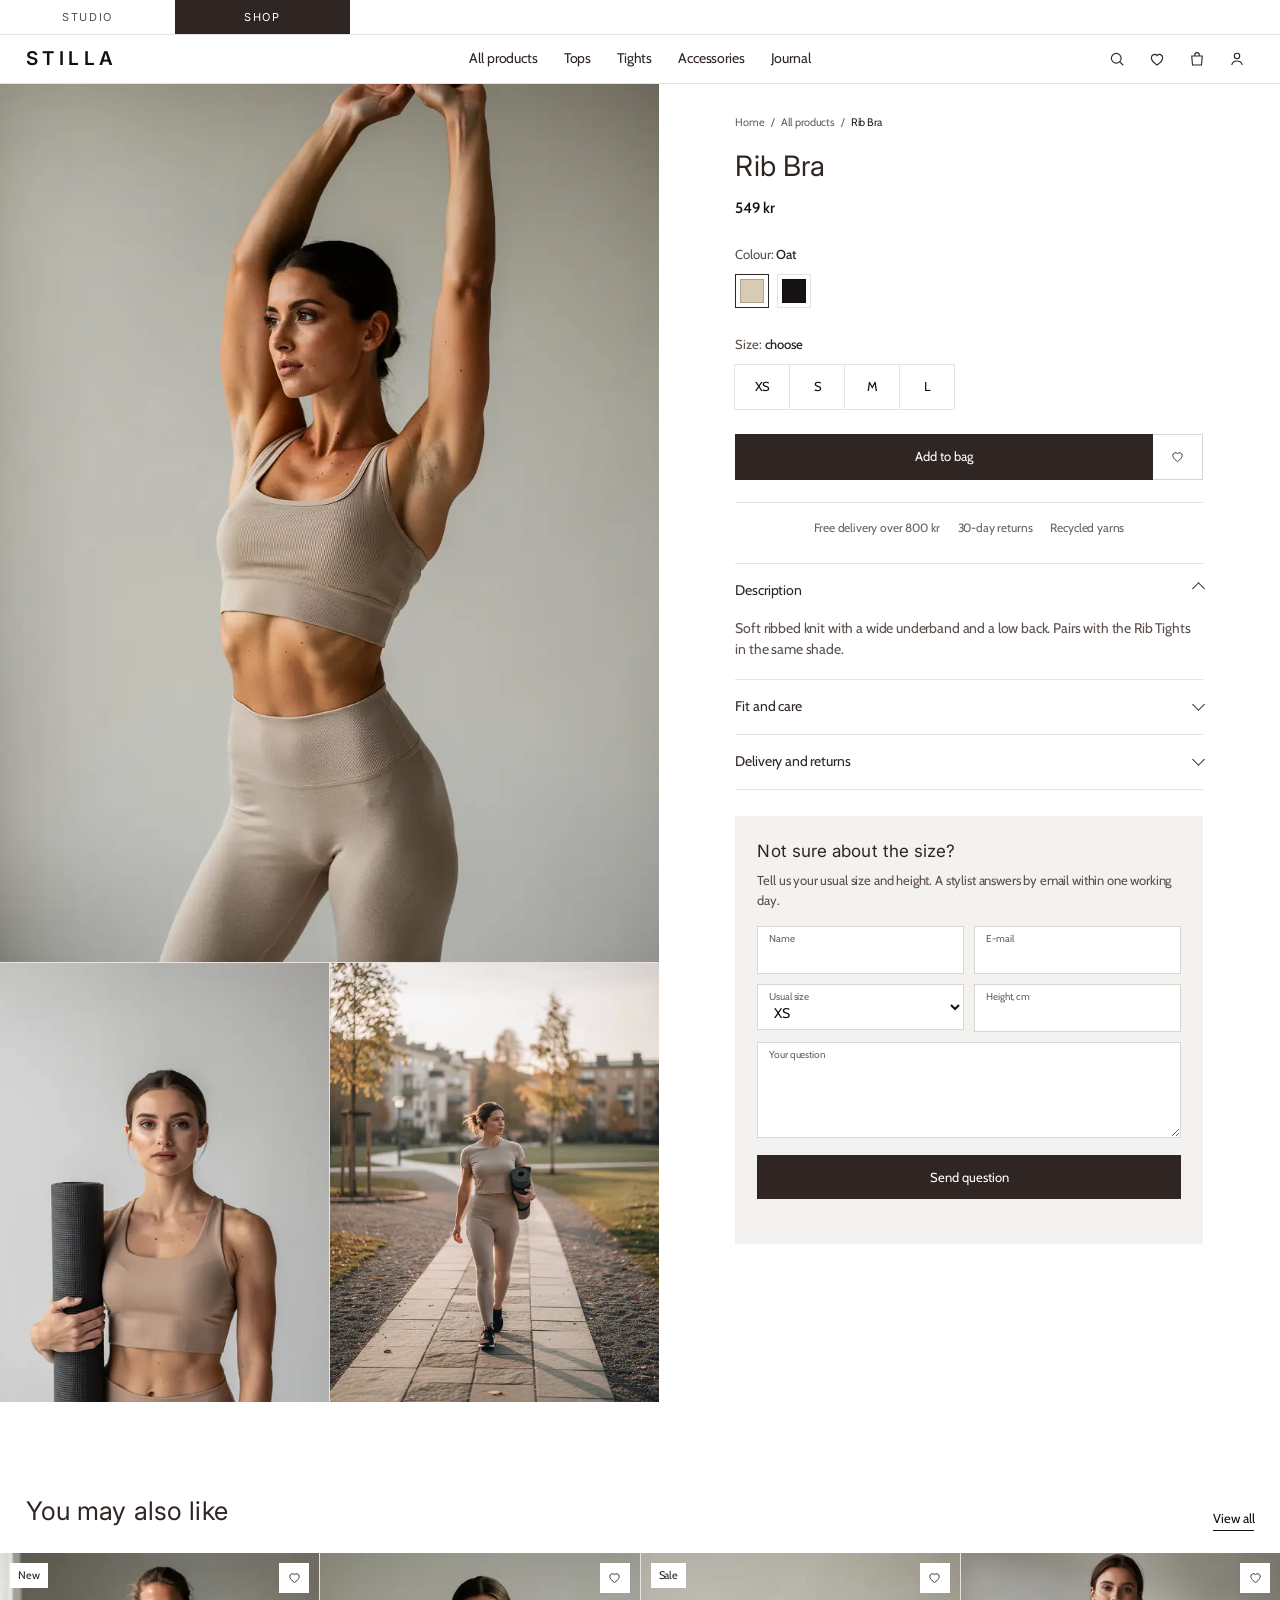
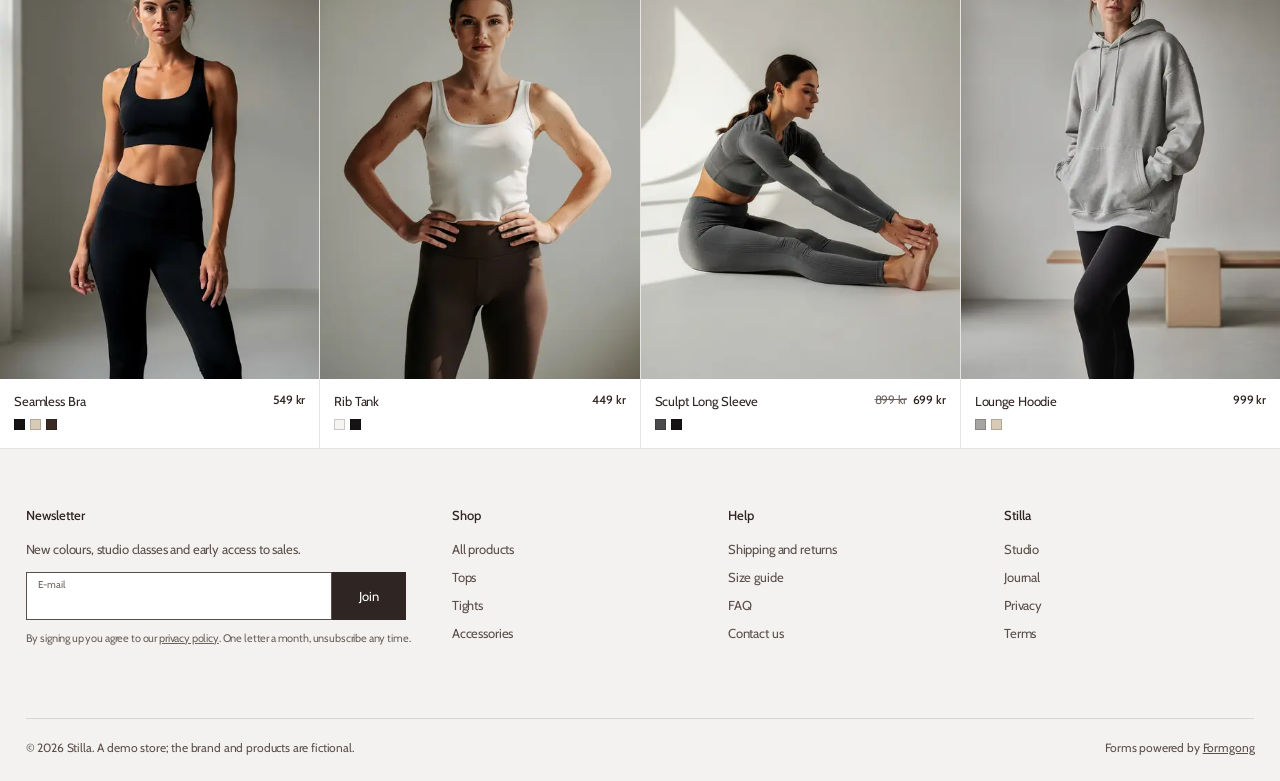
<file: products/rib-bra-oat/index.html>
<!doctype html>
<html lang="en">
<head>
<meta charset="utf-8">
<meta name="viewport" content="width=device-width, initial-scale=1">
<title>Rib Bra, oat | Stilla</title>
<meta name="description" content="Soft ribbed knit with a wide underband and a low back. Pairs with the Rib Tights in the same shade.">
<meta name="theme-color" content="#ffffff">
<link rel="icon" href="data:image/svg+xml,%3Csvg%20xmlns='http://www.w3.org/2000/svg'%20viewBox='0%200%2032%2032'%3E%3Crect%20width='32'%20height='32'%20fill='%232f2624'/%3E%3Cpath%20d='M10%2021c1.5%201.4%203.5%202%206%202%203%200%205-1.4%205-3.6%200-4.8-10.4-2.6-10.4-7.8C10.6%209.4%2012.6%208%2015.6%208c2%200%203.8.6%205%201.6'%20fill='none'%20stroke='%23fff'%20stroke-width='2.2'/%3E%3C/svg%3E">
<link rel="preconnect" href="https://fonts.googleapis.com">
<link rel="preconnect" href="https://fonts.gstatic.com" crossorigin>
<link rel="stylesheet" href="https://fonts.googleapis.com/css2?family=Cabin:wght@400;500&family=Inter:wght@400;600&display=swap">
<link rel="preload" as="image" href="../../img/p-bra-oat-960.webp" imagesrcset="../../img/p-bra-oat-480.webp 480w, ../../img/p-bra-oat-960.webp 960w, ../../img/p-bra-oat-1600.webp 1600w" imagesizes="100vw">
<link rel="stylesheet" href="../../assets/style.css">
<script>document.documentElement.classList.add("js")</script>
</head>
<body>
<a class="skip" href="#main">Skip to content</a>
<nav class="switch" aria-label="Site sections"><a href="../../index.html#studio">Studio</a><a href="../../collections/all/" aria-current="true">Shop</a></nav>
<header class="hdr">
  <div class="hdr-in">
    <button class="ico burger" type="button" aria-expanded="false" aria-controls="nav"><span class="sr">Menu</span><svg viewBox="0 0 24 24" aria-hidden="true"><path d="M4 7h16M4 12h16M4 17h16"/></svg></button>
    <a class="logo" href="../../index.html" aria-label="Stilla, home">STILLA</a>
    <nav class="nav" id="nav" aria-label="Main"><a href="../../collections/all/">All products</a><a href="../../collections/all/#tops">Tops</a><a href="../../collections/all/#tights">Tights</a><a href="../../collections/all/#accessories">Accessories</a><a href="../../index.html#journal">Journal</a></nav>
    <div class="icons">
      <a class="ico hide-m" href="../../collections/all/"><span class="sr">Search</span><svg viewBox="0 0 24 24" aria-hidden="true"><circle cx="11" cy="11" r="6.5"/><path d="m16 16 4.5 4.5"/></svg></a>
      <a class="ico hide-m" href="../../collections/all/"><span class="sr">Wishlist</span><svg viewBox="0 0 24 24" aria-hidden="true"><path d="M12 20s-7.5-4.6-7.5-10A4.3 4.3 0 0 1 12 7.4 4.3 4.3 0 0 1 19.5 10c0 5.4-7.5 10-7.5 10z"/></svg><span class="n" data-wish-count hidden>0</span></a>
      <a class="ico" href="../../collections/all/"><span class="sr">Bag</span><svg viewBox="0 0 24 24" aria-hidden="true"><path d="M5 8h14l-1 12H6z"/><path d="M9 8V6.5a3 3 0 0 1 6 0V8"/></svg><span class="n" data-bag-count hidden>0</span></a>
      <a class="ico hide-m" href="../../index.html#newsletter"><span class="sr">Account</span><svg viewBox="0 0 24 24" aria-hidden="true"><circle cx="12" cy="8" r="3.6"/><path d="M5 20c.8-3.6 3.6-5.4 7-5.4s6.2 1.8 7 5.4"/></svg></a>
    </div>
  </div>
</header>
<main id="main">
<div class="pdp">
  <div class="gal"><img src="../../img/p-bra-oat-960.webp" srcset="../../img/p-bra-oat-480.webp 480w, ../../img/p-bra-oat-960.webp 960w, ../../img/p-bra-oat-1600.webp 1600w" sizes="(max-width: 900px) 86vw, 52vw" width="896" height="1152" alt="Rib Bra in oat" fetchpriority="high"><img src="../../img/newsletter-960.webp" srcset="../../img/newsletter-480.webp 480w, ../../img/newsletter-960.webp 960w, ../../img/newsletter-1600.webp 1600w" sizes="(max-width: 900px) 86vw, 26vw" width="896" height="1152" alt="Rib Bra, styled" loading="lazy" decoding="async"><img src="../../img/life-park-960.webp" srcset="../../img/life-park-480.webp 480w, ../../img/life-park-960.webp 960w, ../../img/life-park-1600.webp 1600w" sizes="(max-width: 900px) 86vw, 26vw" width="896" height="1152" alt="A woman in oat activewear walking through a park with a yoga mat" loading="lazy" decoding="async"></div>
  <div class="info"><div class="info-in">
    <nav class="crumbs" aria-label="Breadcrumb"><ol><li><a href="../../index.html">Home</a></li><li><a href="../../collections/all/">All products</a></li><li><span aria-current="page">Rib Bra</span></li></ol></nav>
    <h1>Rib Bra</h1>
    <p class="price">549 kr</p>
    <p class="opt-l">Colour: <b id="pc">Oat</b></p>
    <div class="colors" role="radiogroup" aria-label="Colour" data-pick="pc"><label class="chip"><input type="radio" name="pick-color" value="Oat" checked><span><i style="background:#d8cbb6"></i><span class="sr">oat</span></span></label><label class="chip"><input type="radio" name="pick-color" value="Black"><span><i style="background:#151313"></i><span class="sr">black</span></span></label></div>
    <p class="opt-l">Size: <b id="ps">choose</b></p>
    <div class="sizes" role="radiogroup" aria-label="Size" data-pick="ps"><label class="chip"><input type="radio" name="pick-size" value="XS"><span>XS</span></label><label class="chip"><input type="radio" name="pick-size" value="S"><span>S</span></label><label class="chip"><input type="radio" name="pick-size" value="M"><span>M</span></label><label class="chip"><input type="radio" name="pick-size" value="L"><span>L</span></label></div>
    <div class="buy"><button class="btn" type="button" data-add>Add to bag</button><button class="wish" type="button" data-wish="rib-bra-oat" aria-pressed="false"><span class="sr">Save to wishlist</span><svg viewBox="0 0 24 24" aria-hidden="true"><path d="M12 20s-7.5-4.6-7.5-10A4.3 4.3 0 0 1 12 7.4 4.3 4.3 0 0 1 19.5 10c0 5.4-7.5 10-7.5 10z"/></svg></button></div>
    <ul class="perks"><li>Free delivery over 800 kr</li><li>30-day returns</li><li>Recycled yarns</li></ul>
    <div class="acc">
      <details open><summary>Description</summary><p>Soft ribbed knit with a wide underband and a low back. Pairs with the Rib Tights in the same shade.</p></details>
      <details><summary>Fit and care</summary><p>True to size. Wash at 30 °C inside out and dry flat. No fabric softener.</p></details>
      <details><summary>Delivery and returns</summary><p>Ships within one working day. Free returns and size exchanges within 30 days.</p></details>
    </div>
    <section class="ask" id="ask" aria-labelledby="ask-h">
      <h2 id="ask-h">Not sure about the size?</h2>
      <p>Tell us your usual size and height. A stylist answers by email within one working day.</p>
      <!-- Formgong form. Replace fk_your_access_key with the access key from your Formgong dashboard. -->
      <form class="fg" action="https://formgong.com/submit" method="POST">
        <input type="hidden" name="access_key" value="fk_your_access_key">
        <input type="hidden" name="request" value="Size question">
        <input type="hidden" name="product" value="Rib Bra (oat)">
        <div class="fields">
          <div class="two"><div class="field"><label for="a-name">Name</label><input id="a-name" name="name" autocomplete="name" required></div>
          <div class="field"><label for="a-email">E-mail</label><input id="a-email" type="email" name="email" autocomplete="email" required></div></div>
          <div class="two"><div class="field"><label for="a-size">Usual size</label><select id="a-size" name="size"><option>XS</option><option>S</option><option>M</option><option>L</option></select></div>
          <div class="field"><label for="a-height">Height, cm</label><input id="a-height" name="height" inputmode="numeric" maxlength="3"></div></div>
          <div class="field"><label for="a-msg">Your question</label><textarea id="a-msg" name="message" required></textarea></div>
          <button class="btn" type="submit">Send question</button>
        </div>
        <p class="ok" tabindex="-1">Thanks. We will reply to your email within one working day.</p>
        <p class="status" role="status"></p>
      </form>
    </section>
  </div></div>
</div>
<div class="row-head"><h2>You may also like</h2><a class="link" href="../../collections/all/">View all</a></div>
<div class="grid"><article class="card" data-i="0" data-name="Seamless Bra" data-cat="tops" data-color="black oat espresso" data-size="XS S M L XL" data-price="549">
  <div class="ph"><img src="../../img/p-bra-black-960.webp" srcset="../../img/p-bra-black-480.webp 480w, ../../img/p-bra-black-960.webp 960w, ../../img/p-bra-black-1600.webp 1600w" sizes="(max-width: 900px) 50vw, 25vw" width="896" height="1152" alt="Seamless Bra, black" loading="lazy" decoding="async"><img class="alt" src="../../img/p-headband-960.webp" srcset="../../img/p-headband-480.webp 480w, ../../img/p-headband-960.webp 960w, ../../img/p-headband-1600.webp 1600w" sizes="(max-width: 900px) 50vw, 25vw" width="896" height="1152" alt="" loading="lazy" decoding="async">
    <span class="badge">New</span>
    <button class="wish" type="button" data-wish="seamless-bra-black" aria-pressed="false"><span class="sr">Save Seamless Bra to wishlist</span><svg viewBox="0 0 24 24" aria-hidden="true"><path d="M12 20s-7.5-4.6-7.5-10A4.3 4.3 0 0 1 12 7.4 4.3 4.3 0 0 1 19.5 10c0 5.4-7.5 10-7.5 10z"/></svg></button>
    <button class="quick" type="button">Quick add</button>
  </div>
  <div class="meta"><h3><a href="../../products/seamless-bra-black/">Seamless Bra</a></h3><p class="price" style="margin:0">549 kr</p><span class="sw"><span class="sr">Colours: black, oat, espresso</span><i style="background:#151313" title="black"></i><i style="background:#d8cbb6" title="oat"></i><i style="background:#3b2a24" title="espresso"></i></span></div>
</article><article class="card" data-i="1" data-name="Rib Tank" data-cat="tops" data-color="white black" data-size="XS S M L XL" data-price="449">
  <div class="ph"><img src="../../img/p-tank-white-960.webp" srcset="../../img/p-tank-white-480.webp 480w, ../../img/p-tank-white-960.webp 960w, ../../img/p-tank-white-1600.webp 1600w" sizes="(max-width: 900px) 50vw, 25vw" width="896" height="1152" alt="Rib Tank, white" loading="lazy" decoding="async"><img class="alt" src="../../img/life-studio-960.webp" srcset="../../img/life-studio-480.webp 480w, ../../img/life-studio-960.webp 960w, ../../img/life-studio-1600.webp 1600w" sizes="(max-width: 900px) 50vw, 25vw" width="896" height="1152" alt="" loading="lazy" decoding="async">
    
    <button class="wish" type="button" data-wish="rib-tank-white" aria-pressed="false"><span class="sr">Save Rib Tank to wishlist</span><svg viewBox="0 0 24 24" aria-hidden="true"><path d="M12 20s-7.5-4.6-7.5-10A4.3 4.3 0 0 1 12 7.4 4.3 4.3 0 0 1 19.5 10c0 5.4-7.5 10-7.5 10z"/></svg></button>
    <button class="quick" type="button">Quick add</button>
  </div>
  <div class="meta"><h3><a href="../../products/rib-tank-white/">Rib Tank</a></h3><p class="price" style="margin:0">449 kr</p><span class="sw"><span class="sr">Colours: white, black</span><i style="background:#f6f4f1" title="white"></i><i style="background:#151313" title="black"></i></span></div>
</article><article class="card" data-i="2" data-name="Sculpt Long Sleeve" data-cat="tops" data-color="charcoal black" data-size="XS S M L" data-price="699">
  <div class="ph"><img src="../../img/p-tights-grey-960.webp" srcset="../../img/p-tights-grey-480.webp 480w, ../../img/p-tights-grey-960.webp 960w, ../../img/p-tights-grey-1600.webp 1600w" sizes="(max-width: 900px) 50vw, 25vw" width="896" height="1152" alt="Sculpt Long Sleeve, charcoal" loading="lazy" decoding="async"><img class="alt" src="../../img/life-park-960.webp" srcset="../../img/life-park-480.webp 480w, ../../img/life-park-960.webp 960w, ../../img/life-park-1600.webp 1600w" sizes="(max-width: 900px) 50vw, 25vw" width="896" height="1152" alt="" loading="lazy" decoding="async">
    <span class="badge">Sale</span>
    <button class="wish" type="button" data-wish="sculpt-long-sleeve-charcoal" aria-pressed="false"><span class="sr">Save Sculpt Long Sleeve to wishlist</span><svg viewBox="0 0 24 24" aria-hidden="true"><path d="M12 20s-7.5-4.6-7.5-10A4.3 4.3 0 0 1 12 7.4 4.3 4.3 0 0 1 19.5 10c0 5.4-7.5 10-7.5 10z"/></svg></button>
    <button class="quick" type="button">Quick add</button>
  </div>
  <div class="meta"><h3><a href="../../products/sculpt-long-sleeve-charcoal/">Sculpt Long Sleeve</a></h3><p class="price" style="margin:0"><s>899 kr</s>699 kr</p><span class="sw"><span class="sr">Colours: charcoal, black</span><i style="background:#4a4a4c" title="charcoal"></i><i style="background:#151313" title="black"></i></span></div>
</article><article class="card" data-i="3" data-name="Lounge Hoodie" data-cat="tops" data-color="grey oat" data-size="XS S M L XL" data-price="999">
  <div class="ph"><img src="../../img/p-hoodie-960.webp" srcset="../../img/p-hoodie-480.webp 480w, ../../img/p-hoodie-960.webp 960w, ../../img/p-hoodie-1600.webp 1600w" sizes="(max-width: 900px) 50vw, 25vw" width="896" height="1152" alt="Lounge Hoodie, grey" loading="lazy" decoding="async"><img class="alt" src="../../img/life-park-960.webp" srcset="../../img/life-park-480.webp 480w, ../../img/life-park-960.webp 960w, ../../img/life-park-1600.webp 1600w" sizes="(max-width: 900px) 50vw, 25vw" width="896" height="1152" alt="" loading="lazy" decoding="async">
    
    <button class="wish" type="button" data-wish="lounge-hoodie-grey" aria-pressed="false"><span class="sr">Save Lounge Hoodie to wishlist</span><svg viewBox="0 0 24 24" aria-hidden="true"><path d="M12 20s-7.5-4.6-7.5-10A4.3 4.3 0 0 1 12 7.4 4.3 4.3 0 0 1 19.5 10c0 5.4-7.5 10-7.5 10z"/></svg></button>
    <button class="quick" type="button">Quick add</button>
  </div>
  <div class="meta"><h3><a href="../../products/lounge-hoodie-grey/">Lounge Hoodie</a></h3><p class="price" style="margin:0">999 kr</p><span class="sw"><span class="sr">Colours: grey, oat</span><i style="background:#a7a5a3" title="grey"></i><i style="background:#d8cbb6" title="oat"></i></span></div>
</article></div>
</main>
<footer class="foot">
  <div class="foot-grid">
    <div>
      <h2>Newsletter</h2>
      <p>New colours, studio classes and early access to sales.</p>
      <!-- Formgong form. Replace fk_your_access_key with the access key from your Formgong dashboard. -->
<form class="fg inline-wrap" action="https://formgong.com/submit" method="POST">
  <input type="hidden" name="access_key" value="fk_your_access_key">
  <input type="hidden" name="request" value="Newsletter">
  <div class="fields">
    <div class="inline"><div class="field"><label for="foot-email">E-mail</label><input id="foot-email" type="email" name="email" autocomplete="email" required></div><button class="btn" type="submit">Join</button></div>
    <p class="note">By signing up you agree to our <a href="../../index.html#privacy">privacy policy</a>. One letter a month, unsubscribe any time.</p>
  </div>
  <p class="ok" tabindex="-1">Thank you. Your first letter is on its way.</p>
  <p class="status" role="status"></p>
</form>
    </div>
    <div><h2>Shop</h2><ul><li><a href="../../collections/all/">All products</a></li><li><a href="../../collections/all/#tops">Tops</a></li><li><a href="../../collections/all/#tights">Tights</a></li><li><a href="../../collections/all/#accessories">Accessories</a></li></ul></div>
    <div><h2>Help</h2><ul><li><a href="../../index.html#faq">Shipping and returns</a></li><li><a href="../../products/seamless-bra-black/#ask">Size guide</a></li><li><a href="../../index.html#faq">FAQ</a></li><li><a href="../../products/seamless-bra-black/#ask">Contact us</a></li></ul></div>
    <div><h2>Stilla</h2><ul><li><a href="../../index.html#studio">Studio</a></li><li><a href="../../index.html#journal">Journal</a></li><li><a href="../../index.html#privacy">Privacy</a></li><li><a href="../../index.html#faq">Terms</a></li></ul></div>
  </div>
  <div class="foot-bottom"><span>© 2026 Stilla. A demo store; the brand and products are fictional.</span><span>Forms powered by <a href="https://formgong.com" rel="noopener">Formgong</a></span></div>
</footer>
<p class="toast" role="status" aria-live="polite"></p>
<script src="../../assets/app.js" defer></script>
</body>
</html>
</file>
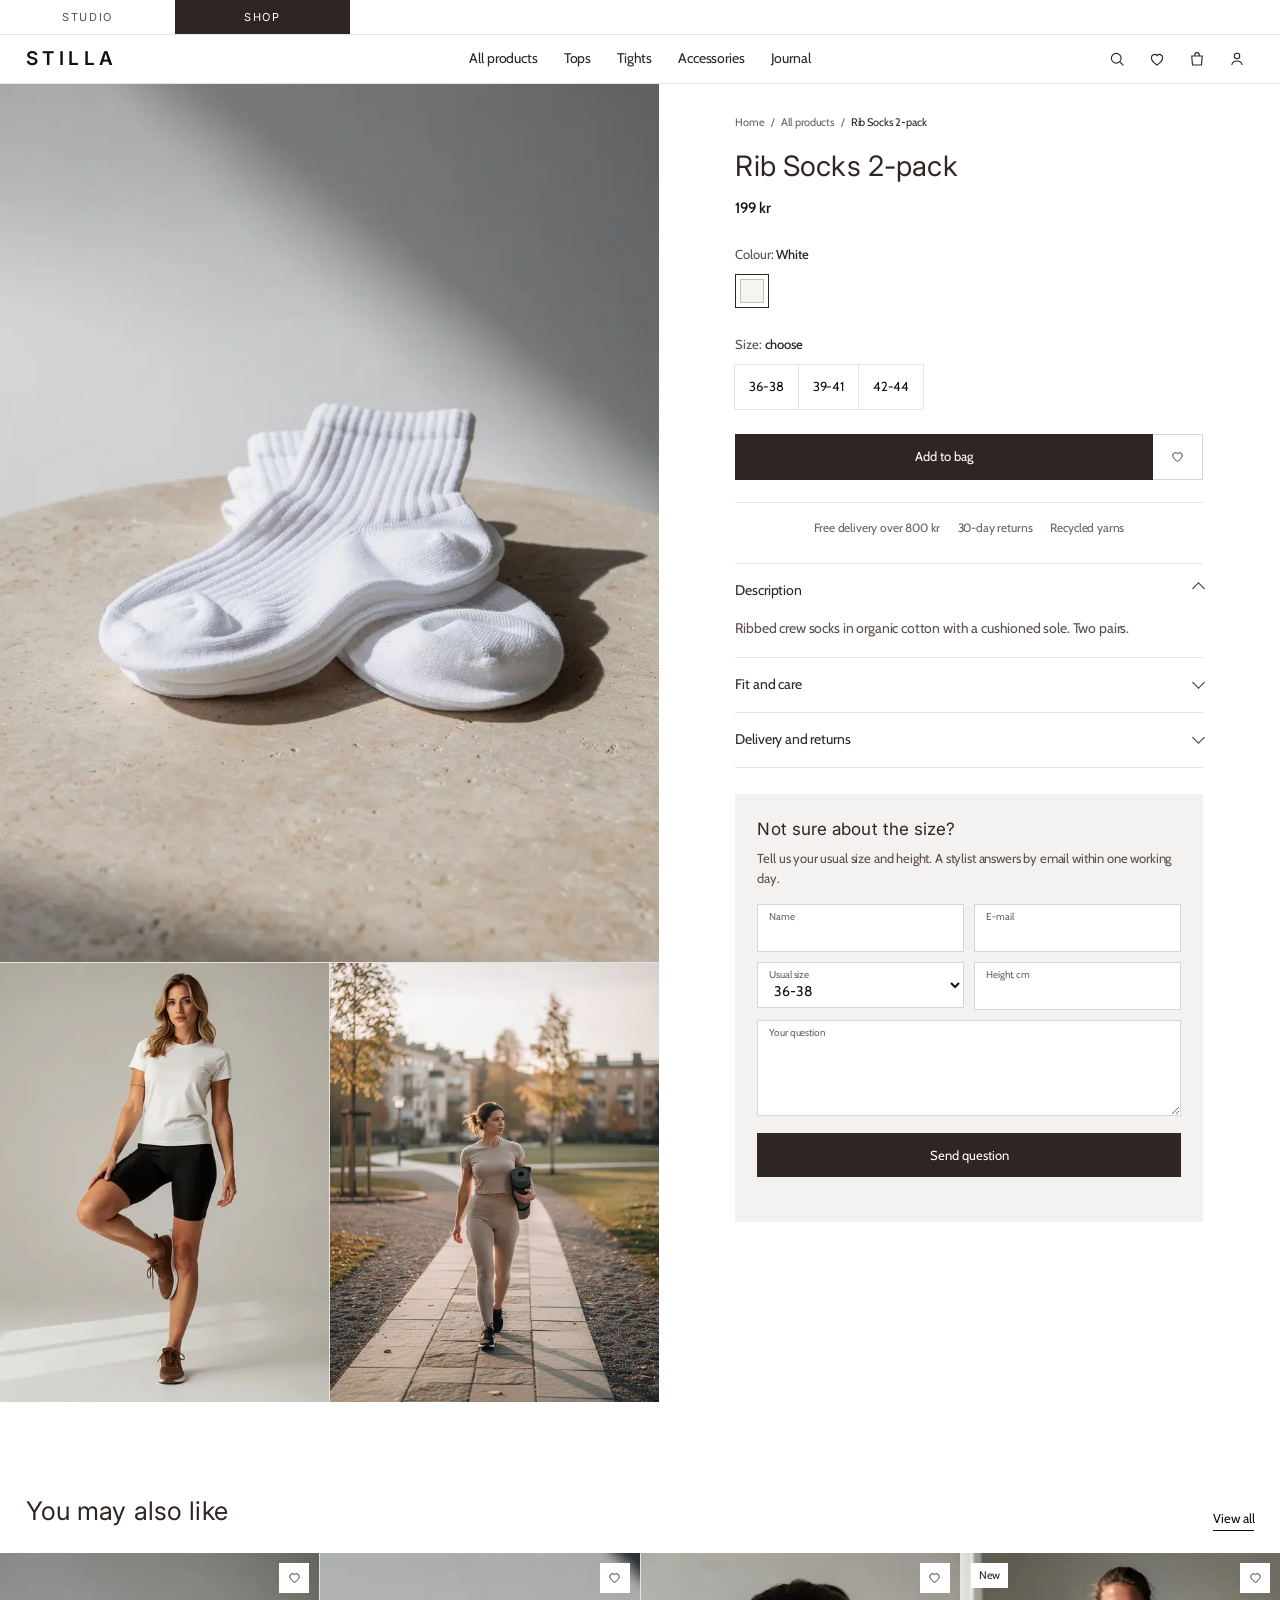
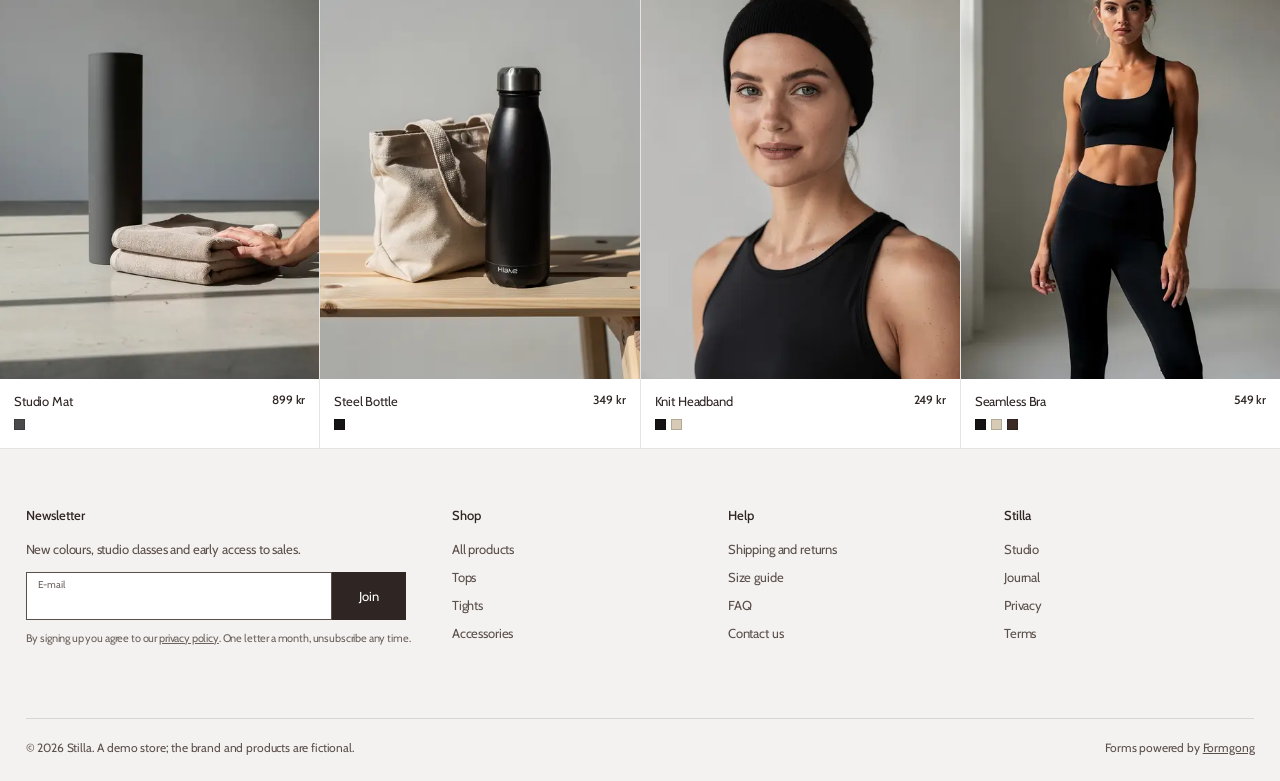
<file: products/rib-socks-2-pack/index.html>
<!doctype html>
<html lang="en">
<head>
<meta charset="utf-8">
<meta name="viewport" content="width=device-width, initial-scale=1">
<title>Rib Socks 2-pack, white | Stilla</title>
<meta name="description" content="Ribbed crew socks in organic cotton with a cushioned sole. Two pairs.">
<meta name="theme-color" content="#ffffff">
<link rel="icon" href="data:image/svg+xml,%3Csvg%20xmlns='http://www.w3.org/2000/svg'%20viewBox='0%200%2032%2032'%3E%3Crect%20width='32'%20height='32'%20fill='%232f2624'/%3E%3Cpath%20d='M10%2021c1.5%201.4%203.5%202%206%202%203%200%205-1.4%205-3.6%200-4.8-10.4-2.6-10.4-7.8C10.6%209.4%2012.6%208%2015.6%208c2%200%203.8.6%205%201.6'%20fill='none'%20stroke='%23fff'%20stroke-width='2.2'/%3E%3C/svg%3E">
<link rel="preconnect" href="https://fonts.googleapis.com">
<link rel="preconnect" href="https://fonts.gstatic.com" crossorigin>
<link rel="stylesheet" href="https://fonts.googleapis.com/css2?family=Cabin:wght@400;500&family=Inter:wght@400;600&display=swap">
<link rel="preload" as="image" href="../../img/p-socks-960.webp" imagesrcset="../../img/p-socks-480.webp 480w, ../../img/p-socks-960.webp 960w, ../../img/p-socks-1600.webp 1600w" imagesizes="100vw">
<link rel="stylesheet" href="../../assets/style.css">
<script>document.documentElement.classList.add("js")</script>
</head>
<body>
<a class="skip" href="#main">Skip to content</a>
<nav class="switch" aria-label="Site sections"><a href="../../index.html#studio">Studio</a><a href="../../collections/all/" aria-current="true">Shop</a></nav>
<header class="hdr">
  <div class="hdr-in">
    <button class="ico burger" type="button" aria-expanded="false" aria-controls="nav"><span class="sr">Menu</span><svg viewBox="0 0 24 24" aria-hidden="true"><path d="M4 7h16M4 12h16M4 17h16"/></svg></button>
    <a class="logo" href="../../index.html" aria-label="Stilla, home">STILLA</a>
    <nav class="nav" id="nav" aria-label="Main"><a href="../../collections/all/">All products</a><a href="../../collections/all/#tops">Tops</a><a href="../../collections/all/#tights">Tights</a><a href="../../collections/all/#accessories">Accessories</a><a href="../../index.html#journal">Journal</a></nav>
    <div class="icons">
      <a class="ico hide-m" href="../../collections/all/"><span class="sr">Search</span><svg viewBox="0 0 24 24" aria-hidden="true"><circle cx="11" cy="11" r="6.5"/><path d="m16 16 4.5 4.5"/></svg></a>
      <a class="ico hide-m" href="../../collections/all/"><span class="sr">Wishlist</span><svg viewBox="0 0 24 24" aria-hidden="true"><path d="M12 20s-7.5-4.6-7.5-10A4.3 4.3 0 0 1 12 7.4 4.3 4.3 0 0 1 19.5 10c0 5.4-7.5 10-7.5 10z"/></svg><span class="n" data-wish-count hidden>0</span></a>
      <a class="ico" href="../../collections/all/"><span class="sr">Bag</span><svg viewBox="0 0 24 24" aria-hidden="true"><path d="M5 8h14l-1 12H6z"/><path d="M9 8V6.5a3 3 0 0 1 6 0V8"/></svg><span class="n" data-bag-count hidden>0</span></a>
      <a class="ico hide-m" href="../../index.html#newsletter"><span class="sr">Account</span><svg viewBox="0 0 24 24" aria-hidden="true"><circle cx="12" cy="8" r="3.6"/><path d="M5 20c.8-3.6 3.6-5.4 7-5.4s6.2 1.8 7 5.4"/></svg></a>
    </div>
  </div>
</header>
<main id="main">
<div class="pdp">
  <div class="gal"><img src="../../img/p-socks-960.webp" srcset="../../img/p-socks-480.webp 480w, ../../img/p-socks-960.webp 960w, ../../img/p-socks-1600.webp 1600w" sizes="(max-width: 900px) 86vw, 52vw" width="896" height="1152" alt="Rib Socks 2-pack in white" fetchpriority="high"><img src="../../img/p-shorts-960.webp" srcset="../../img/p-shorts-480.webp 480w, ../../img/p-shorts-960.webp 960w, ../../img/p-shorts-1600.webp 1600w" sizes="(max-width: 900px) 86vw, 26vw" width="896" height="1152" alt="Rib Socks 2-pack, styled" loading="lazy" decoding="async"><img src="../../img/life-park-960.webp" srcset="../../img/life-park-480.webp 480w, ../../img/life-park-960.webp 960w, ../../img/life-park-1600.webp 1600w" sizes="(max-width: 900px) 86vw, 26vw" width="896" height="1152" alt="A woman in oat activewear walking through a park with a yoga mat" loading="lazy" decoding="async"></div>
  <div class="info"><div class="info-in">
    <nav class="crumbs" aria-label="Breadcrumb"><ol><li><a href="../../index.html">Home</a></li><li><a href="../../collections/all/">All products</a></li><li><span aria-current="page">Rib Socks 2-pack</span></li></ol></nav>
    <h1>Rib Socks 2-pack</h1>
    <p class="price">199 kr</p>
    <p class="opt-l">Colour: <b id="pc">White</b></p>
    <div class="colors" role="radiogroup" aria-label="Colour" data-pick="pc"><label class="chip"><input type="radio" name="pick-color" value="White" checked><span><i style="background:#f6f4f1"></i><span class="sr">white</span></span></label></div>
    <p class="opt-l">Size: <b id="ps">choose</b></p>
    <div class="sizes" role="radiogroup" aria-label="Size" data-pick="ps"><label class="chip"><input type="radio" name="pick-size" value="36-38"><span>36-38</span></label><label class="chip"><input type="radio" name="pick-size" value="39-41"><span>39-41</span></label><label class="chip"><input type="radio" name="pick-size" value="42-44"><span>42-44</span></label></div>
    <div class="buy"><button class="btn" type="button" data-add>Add to bag</button><button class="wish" type="button" data-wish="rib-socks-2-pack" aria-pressed="false"><span class="sr">Save to wishlist</span><svg viewBox="0 0 24 24" aria-hidden="true"><path d="M12 20s-7.5-4.6-7.5-10A4.3 4.3 0 0 1 12 7.4 4.3 4.3 0 0 1 19.5 10c0 5.4-7.5 10-7.5 10z"/></svg></button></div>
    <ul class="perks"><li>Free delivery over 800 kr</li><li>30-day returns</li><li>Recycled yarns</li></ul>
    <div class="acc">
      <details open><summary>Description</summary><p>Ribbed crew socks in organic cotton with a cushioned sole. Two pairs.</p></details>
      <details><summary>Fit and care</summary><p>True to size. Wash at 30 °C inside out and dry flat. No fabric softener.</p></details>
      <details><summary>Delivery and returns</summary><p>Ships within one working day. Free returns and size exchanges within 30 days.</p></details>
    </div>
    <section class="ask" id="ask" aria-labelledby="ask-h">
      <h2 id="ask-h">Not sure about the size?</h2>
      <p>Tell us your usual size and height. A stylist answers by email within one working day.</p>
      <!-- Formgong form. Replace fk_your_access_key with the access key from your Formgong dashboard. -->
      <form class="fg" action="https://formgong.com/submit" method="POST">
        <input type="hidden" name="access_key" value="fk_your_access_key">
        <input type="hidden" name="request" value="Size question">
        <input type="hidden" name="product" value="Rib Socks 2-pack (white)">
        <div class="fields">
          <div class="two"><div class="field"><label for="a-name">Name</label><input id="a-name" name="name" autocomplete="name" required></div>
          <div class="field"><label for="a-email">E-mail</label><input id="a-email" type="email" name="email" autocomplete="email" required></div></div>
          <div class="two"><div class="field"><label for="a-size">Usual size</label><select id="a-size" name="size"><option>36-38</option><option>39-41</option><option>42-44</option></select></div>
          <div class="field"><label for="a-height">Height, cm</label><input id="a-height" name="height" inputmode="numeric" maxlength="3"></div></div>
          <div class="field"><label for="a-msg">Your question</label><textarea id="a-msg" name="message" required></textarea></div>
          <button class="btn" type="submit">Send question</button>
        </div>
        <p class="ok" tabindex="-1">Thanks. We will reply to your email within one working day.</p>
        <p class="status" role="status"></p>
      </form>
    </section>
  </div></div>
</div>
<div class="row-head"><h2>You may also like</h2><a class="link" href="../../collections/all/">View all</a></div>
<div class="grid"><article class="card" data-i="0" data-name="Studio Mat" data-cat="accessories" data-color="charcoal" data-size="one" data-price="899">
  <div class="ph"><img src="../../img/p-mat-960.webp" srcset="../../img/p-mat-480.webp 480w, ../../img/p-mat-960.webp 960w, ../../img/p-mat-1600.webp 1600w" sizes="(max-width: 900px) 50vw, 25vw" width="896" height="1152" alt="Studio Mat, charcoal" loading="lazy" decoding="async"><img class="alt" src="../../img/life-studio-960.webp" srcset="../../img/life-studio-480.webp 480w, ../../img/life-studio-960.webp 960w, ../../img/life-studio-1600.webp 1600w" sizes="(max-width: 900px) 50vw, 25vw" width="896" height="1152" alt="" loading="lazy" decoding="async">
    
    <button class="wish" type="button" data-wish="studio-mat" aria-pressed="false"><span class="sr">Save Studio Mat to wishlist</span><svg viewBox="0 0 24 24" aria-hidden="true"><path d="M12 20s-7.5-4.6-7.5-10A4.3 4.3 0 0 1 12 7.4 4.3 4.3 0 0 1 19.5 10c0 5.4-7.5 10-7.5 10z"/></svg></button>
    <button class="quick" type="button">Quick add</button>
  </div>
  <div class="meta"><h3><a href="../../products/studio-mat/">Studio Mat</a></h3><p class="price" style="margin:0">899 kr</p><span class="sw"><span class="sr">Colours: charcoal</span><i style="background:#4a4a4c" title="charcoal"></i></span></div>
</article><article class="card" data-i="1" data-name="Steel Bottle" data-cat="accessories" data-color="black" data-size="one" data-price="349">
  <div class="ph"><img src="../../img/p-bottle-960.webp" srcset="../../img/p-bottle-480.webp 480w, ../../img/p-bottle-960.webp 960w, ../../img/p-bottle-1600.webp 1600w" sizes="(max-width: 900px) 50vw, 25vw" width="896" height="1152" alt="Steel Bottle, black" loading="lazy" decoding="async"><img class="alt" src="../../img/life-park-960.webp" srcset="../../img/life-park-480.webp 480w, ../../img/life-park-960.webp 960w, ../../img/life-park-1600.webp 1600w" sizes="(max-width: 900px) 50vw, 25vw" width="896" height="1152" alt="" loading="lazy" decoding="async">
    
    <button class="wish" type="button" data-wish="steel-bottle" aria-pressed="false"><span class="sr">Save Steel Bottle to wishlist</span><svg viewBox="0 0 24 24" aria-hidden="true"><path d="M12 20s-7.5-4.6-7.5-10A4.3 4.3 0 0 1 12 7.4 4.3 4.3 0 0 1 19.5 10c0 5.4-7.5 10-7.5 10z"/></svg></button>
    <button class="quick" type="button">Quick add</button>
  </div>
  <div class="meta"><h3><a href="../../products/steel-bottle/">Steel Bottle</a></h3><p class="price" style="margin:0">349 kr</p><span class="sw"><span class="sr">Colours: black</span><i style="background:#151313" title="black"></i></span></div>
</article><article class="card" data-i="2" data-name="Knit Headband" data-cat="accessories" data-color="black oat" data-size="one" data-price="249">
  <div class="ph"><img src="../../img/p-headband-960.webp" srcset="../../img/p-headband-480.webp 480w, ../../img/p-headband-960.webp 960w, ../../img/p-headband-1600.webp 1600w" sizes="(max-width: 900px) 50vw, 25vw" width="896" height="1152" alt="Knit Headband, black" loading="lazy" decoding="async"><img class="alt" src="../../img/p-bra-black-960.webp" srcset="../../img/p-bra-black-480.webp 480w, ../../img/p-bra-black-960.webp 960w, ../../img/p-bra-black-1600.webp 1600w" sizes="(max-width: 900px) 50vw, 25vw" width="896" height="1152" alt="" loading="lazy" decoding="async">
    
    <button class="wish" type="button" data-wish="knit-headband" aria-pressed="false"><span class="sr">Save Knit Headband to wishlist</span><svg viewBox="0 0 24 24" aria-hidden="true"><path d="M12 20s-7.5-4.6-7.5-10A4.3 4.3 0 0 1 12 7.4 4.3 4.3 0 0 1 19.5 10c0 5.4-7.5 10-7.5 10z"/></svg></button>
    <button class="quick" type="button">Quick add</button>
  </div>
  <div class="meta"><h3><a href="../../products/knit-headband/">Knit Headband</a></h3><p class="price" style="margin:0">249 kr</p><span class="sw"><span class="sr">Colours: black, oat</span><i style="background:#151313" title="black"></i><i style="background:#d8cbb6" title="oat"></i></span></div>
</article><article class="card" data-i="3" data-name="Seamless Bra" data-cat="tops" data-color="black oat espresso" data-size="XS S M L XL" data-price="549">
  <div class="ph"><img src="../../img/p-bra-black-960.webp" srcset="../../img/p-bra-black-480.webp 480w, ../../img/p-bra-black-960.webp 960w, ../../img/p-bra-black-1600.webp 1600w" sizes="(max-width: 900px) 50vw, 25vw" width="896" height="1152" alt="Seamless Bra, black" loading="lazy" decoding="async"><img class="alt" src="../../img/p-headband-960.webp" srcset="../../img/p-headband-480.webp 480w, ../../img/p-headband-960.webp 960w, ../../img/p-headband-1600.webp 1600w" sizes="(max-width: 900px) 50vw, 25vw" width="896" height="1152" alt="" loading="lazy" decoding="async">
    <span class="badge">New</span>
    <button class="wish" type="button" data-wish="seamless-bra-black" aria-pressed="false"><span class="sr">Save Seamless Bra to wishlist</span><svg viewBox="0 0 24 24" aria-hidden="true"><path d="M12 20s-7.5-4.6-7.5-10A4.3 4.3 0 0 1 12 7.4 4.3 4.3 0 0 1 19.5 10c0 5.4-7.5 10-7.5 10z"/></svg></button>
    <button class="quick" type="button">Quick add</button>
  </div>
  <div class="meta"><h3><a href="../../products/seamless-bra-black/">Seamless Bra</a></h3><p class="price" style="margin:0">549 kr</p><span class="sw"><span class="sr">Colours: black, oat, espresso</span><i style="background:#151313" title="black"></i><i style="background:#d8cbb6" title="oat"></i><i style="background:#3b2a24" title="espresso"></i></span></div>
</article></div>
</main>
<footer class="foot">
  <div class="foot-grid">
    <div>
      <h2>Newsletter</h2>
      <p>New colours, studio classes and early access to sales.</p>
      <!-- Formgong form. Replace fk_your_access_key with the access key from your Formgong dashboard. -->
<form class="fg inline-wrap" action="https://formgong.com/submit" method="POST">
  <input type="hidden" name="access_key" value="fk_your_access_key">
  <input type="hidden" name="request" value="Newsletter">
  <div class="fields">
    <div class="inline"><div class="field"><label for="foot-email">E-mail</label><input id="foot-email" type="email" name="email" autocomplete="email" required></div><button class="btn" type="submit">Join</button></div>
    <p class="note">By signing up you agree to our <a href="../../index.html#privacy">privacy policy</a>. One letter a month, unsubscribe any time.</p>
  </div>
  <p class="ok" tabindex="-1">Thank you. Your first letter is on its way.</p>
  <p class="status" role="status"></p>
</form>
    </div>
    <div><h2>Shop</h2><ul><li><a href="../../collections/all/">All products</a></li><li><a href="../../collections/all/#tops">Tops</a></li><li><a href="../../collections/all/#tights">Tights</a></li><li><a href="../../collections/all/#accessories">Accessories</a></li></ul></div>
    <div><h2>Help</h2><ul><li><a href="../../index.html#faq">Shipping and returns</a></li><li><a href="../../products/seamless-bra-black/#ask">Size guide</a></li><li><a href="../../index.html#faq">FAQ</a></li><li><a href="../../products/seamless-bra-black/#ask">Contact us</a></li></ul></div>
    <div><h2>Stilla</h2><ul><li><a href="../../index.html#studio">Studio</a></li><li><a href="../../index.html#journal">Journal</a></li><li><a href="../../index.html#privacy">Privacy</a></li><li><a href="../../index.html#faq">Terms</a></li></ul></div>
  </div>
  <div class="foot-bottom"><span>© 2026 Stilla. A demo store; the brand and products are fictional.</span><span>Forms powered by <a href="https://formgong.com" rel="noopener">Formgong</a></span></div>
</footer>
<p class="toast" role="status" aria-live="polite"></p>
<script src="../../assets/app.js" defer></script>
</body>
</html>
</file>
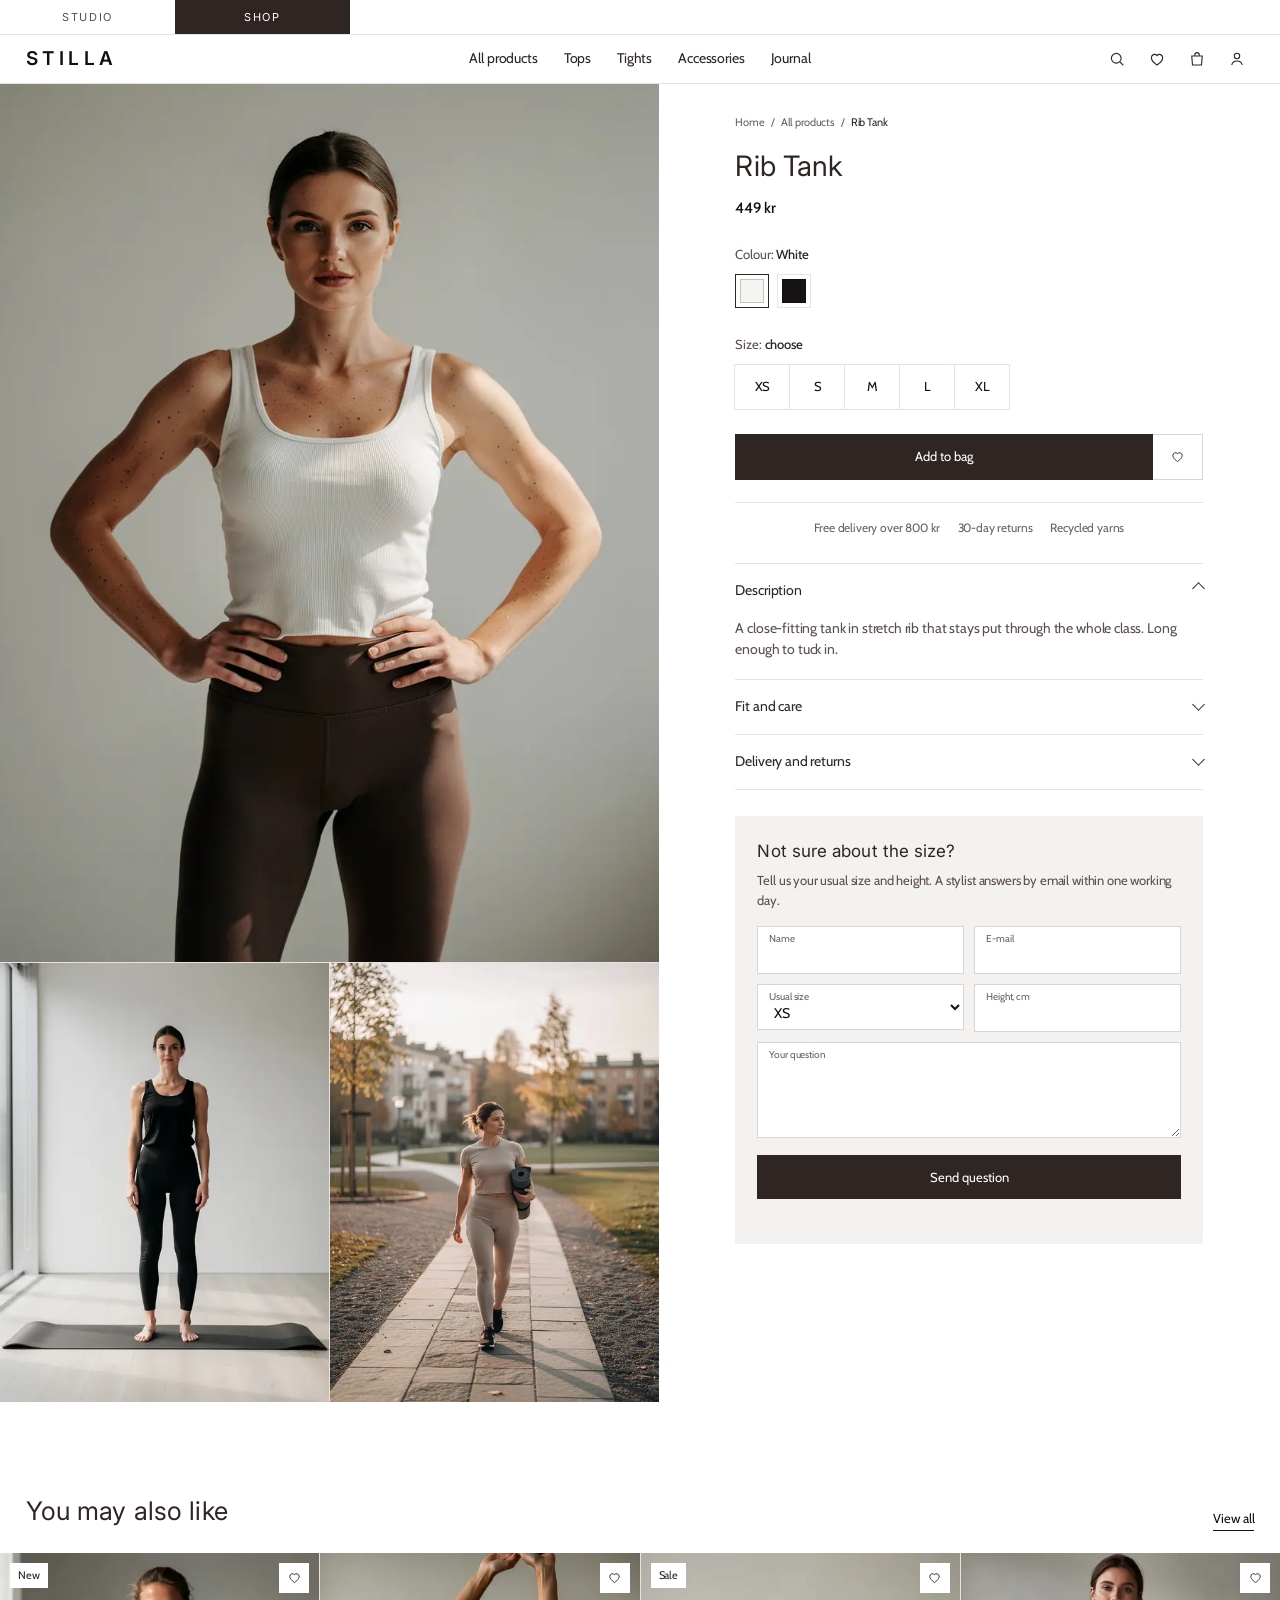
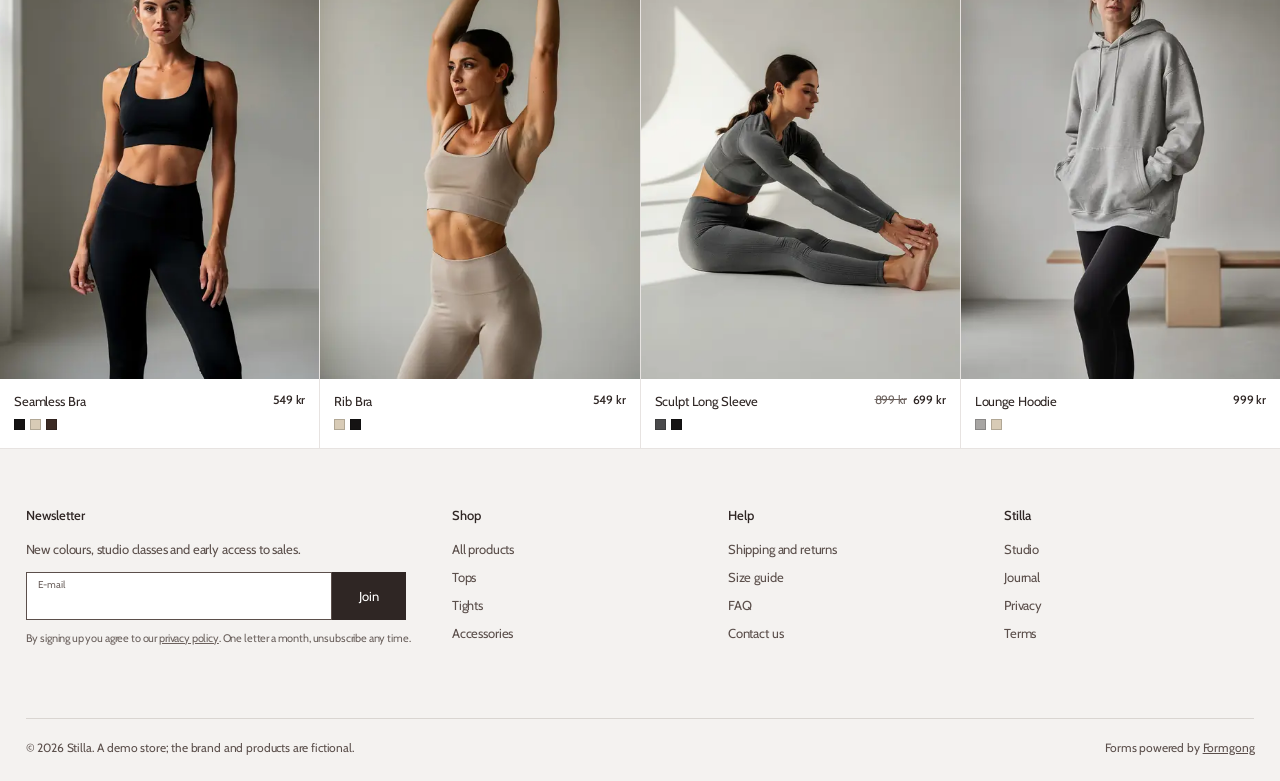
<file: products/rib-tank-white/index.html>
<!doctype html>
<html lang="en">
<head>
<meta charset="utf-8">
<meta name="viewport" content="width=device-width, initial-scale=1">
<title>Rib Tank, white | Stilla</title>
<meta name="description" content="A close-fitting tank in stretch rib that stays put through the whole class. Long enough to tuck in.">
<meta name="theme-color" content="#ffffff">
<link rel="icon" href="data:image/svg+xml,%3Csvg%20xmlns='http://www.w3.org/2000/svg'%20viewBox='0%200%2032%2032'%3E%3Crect%20width='32'%20height='32'%20fill='%232f2624'/%3E%3Cpath%20d='M10%2021c1.5%201.4%203.5%202%206%202%203%200%205-1.4%205-3.6%200-4.8-10.4-2.6-10.4-7.8C10.6%209.4%2012.6%208%2015.6%208c2%200%203.8.6%205%201.6'%20fill='none'%20stroke='%23fff'%20stroke-width='2.2'/%3E%3C/svg%3E">
<link rel="preconnect" href="https://fonts.googleapis.com">
<link rel="preconnect" href="https://fonts.gstatic.com" crossorigin>
<link rel="stylesheet" href="https://fonts.googleapis.com/css2?family=Cabin:wght@400;500&family=Inter:wght@400;600&display=swap">
<link rel="preload" as="image" href="../../img/p-tank-white-960.webp" imagesrcset="../../img/p-tank-white-480.webp 480w, ../../img/p-tank-white-960.webp 960w, ../../img/p-tank-white-1600.webp 1600w" imagesizes="100vw">
<link rel="stylesheet" href="../../assets/style.css">
<script>document.documentElement.classList.add("js")</script>
</head>
<body>
<a class="skip" href="#main">Skip to content</a>
<nav class="switch" aria-label="Site sections"><a href="../../index.html#studio">Studio</a><a href="../../collections/all/" aria-current="true">Shop</a></nav>
<header class="hdr">
  <div class="hdr-in">
    <button class="ico burger" type="button" aria-expanded="false" aria-controls="nav"><span class="sr">Menu</span><svg viewBox="0 0 24 24" aria-hidden="true"><path d="M4 7h16M4 12h16M4 17h16"/></svg></button>
    <a class="logo" href="../../index.html" aria-label="Stilla, home">STILLA</a>
    <nav class="nav" id="nav" aria-label="Main"><a href="../../collections/all/">All products</a><a href="../../collections/all/#tops">Tops</a><a href="../../collections/all/#tights">Tights</a><a href="../../collections/all/#accessories">Accessories</a><a href="../../index.html#journal">Journal</a></nav>
    <div class="icons">
      <a class="ico hide-m" href="../../collections/all/"><span class="sr">Search</span><svg viewBox="0 0 24 24" aria-hidden="true"><circle cx="11" cy="11" r="6.5"/><path d="m16 16 4.5 4.5"/></svg></a>
      <a class="ico hide-m" href="../../collections/all/"><span class="sr">Wishlist</span><svg viewBox="0 0 24 24" aria-hidden="true"><path d="M12 20s-7.5-4.6-7.5-10A4.3 4.3 0 0 1 12 7.4 4.3 4.3 0 0 1 19.5 10c0 5.4-7.5 10-7.5 10z"/></svg><span class="n" data-wish-count hidden>0</span></a>
      <a class="ico" href="../../collections/all/"><span class="sr">Bag</span><svg viewBox="0 0 24 24" aria-hidden="true"><path d="M5 8h14l-1 12H6z"/><path d="M9 8V6.5a3 3 0 0 1 6 0V8"/></svg><span class="n" data-bag-count hidden>0</span></a>
      <a class="ico hide-m" href="../../index.html#newsletter"><span class="sr">Account</span><svg viewBox="0 0 24 24" aria-hidden="true"><circle cx="12" cy="8" r="3.6"/><path d="M5 20c.8-3.6 3.6-5.4 7-5.4s6.2 1.8 7 5.4"/></svg></a>
    </div>
  </div>
</header>
<main id="main">
<div class="pdp">
  <div class="gal"><img src="../../img/p-tank-white-960.webp" srcset="../../img/p-tank-white-480.webp 480w, ../../img/p-tank-white-960.webp 960w, ../../img/p-tank-white-1600.webp 1600w" sizes="(max-width: 900px) 86vw, 52vw" width="896" height="1152" alt="Rib Tank in white" fetchpriority="high"><img src="../../img/life-studio-960.webp" srcset="../../img/life-studio-480.webp 480w, ../../img/life-studio-960.webp 960w, ../../img/life-studio-1600.webp 1600w" sizes="(max-width: 900px) 86vw, 26vw" width="896" height="1152" alt="Rib Tank, styled" loading="lazy" decoding="async"><img src="../../img/life-park-960.webp" srcset="../../img/life-park-480.webp 480w, ../../img/life-park-960.webp 960w, ../../img/life-park-1600.webp 1600w" sizes="(max-width: 900px) 86vw, 26vw" width="896" height="1152" alt="A woman in oat activewear walking through a park with a yoga mat" loading="lazy" decoding="async"></div>
  <div class="info"><div class="info-in">
    <nav class="crumbs" aria-label="Breadcrumb"><ol><li><a href="../../index.html">Home</a></li><li><a href="../../collections/all/">All products</a></li><li><span aria-current="page">Rib Tank</span></li></ol></nav>
    <h1>Rib Tank</h1>
    <p class="price">449 kr</p>
    <p class="opt-l">Colour: <b id="pc">White</b></p>
    <div class="colors" role="radiogroup" aria-label="Colour" data-pick="pc"><label class="chip"><input type="radio" name="pick-color" value="White" checked><span><i style="background:#f6f4f1"></i><span class="sr">white</span></span></label><label class="chip"><input type="radio" name="pick-color" value="Black"><span><i style="background:#151313"></i><span class="sr">black</span></span></label></div>
    <p class="opt-l">Size: <b id="ps">choose</b></p>
    <div class="sizes" role="radiogroup" aria-label="Size" data-pick="ps"><label class="chip"><input type="radio" name="pick-size" value="XS"><span>XS</span></label><label class="chip"><input type="radio" name="pick-size" value="S"><span>S</span></label><label class="chip"><input type="radio" name="pick-size" value="M"><span>M</span></label><label class="chip"><input type="radio" name="pick-size" value="L"><span>L</span></label><label class="chip"><input type="radio" name="pick-size" value="XL"><span>XL</span></label></div>
    <div class="buy"><button class="btn" type="button" data-add>Add to bag</button><button class="wish" type="button" data-wish="rib-tank-white" aria-pressed="false"><span class="sr">Save to wishlist</span><svg viewBox="0 0 24 24" aria-hidden="true"><path d="M12 20s-7.5-4.6-7.5-10A4.3 4.3 0 0 1 12 7.4 4.3 4.3 0 0 1 19.5 10c0 5.4-7.5 10-7.5 10z"/></svg></button></div>
    <ul class="perks"><li>Free delivery over 800 kr</li><li>30-day returns</li><li>Recycled yarns</li></ul>
    <div class="acc">
      <details open><summary>Description</summary><p>A close-fitting tank in stretch rib that stays put through the whole class. Long enough to tuck in.</p></details>
      <details><summary>Fit and care</summary><p>True to size. Wash at 30 °C inside out and dry flat. No fabric softener.</p></details>
      <details><summary>Delivery and returns</summary><p>Ships within one working day. Free returns and size exchanges within 30 days.</p></details>
    </div>
    <section class="ask" id="ask" aria-labelledby="ask-h">
      <h2 id="ask-h">Not sure about the size?</h2>
      <p>Tell us your usual size and height. A stylist answers by email within one working day.</p>
      <!-- Formgong form. Replace fk_your_access_key with the access key from your Formgong dashboard. -->
      <form class="fg" action="https://formgong.com/submit" method="POST">
        <input type="hidden" name="access_key" value="fk_your_access_key">
        <input type="hidden" name="request" value="Size question">
        <input type="hidden" name="product" value="Rib Tank (white)">
        <div class="fields">
          <div class="two"><div class="field"><label for="a-name">Name</label><input id="a-name" name="name" autocomplete="name" required></div>
          <div class="field"><label for="a-email">E-mail</label><input id="a-email" type="email" name="email" autocomplete="email" required></div></div>
          <div class="two"><div class="field"><label for="a-size">Usual size</label><select id="a-size" name="size"><option>XS</option><option>S</option><option>M</option><option>L</option><option>XL</option></select></div>
          <div class="field"><label for="a-height">Height, cm</label><input id="a-height" name="height" inputmode="numeric" maxlength="3"></div></div>
          <div class="field"><label for="a-msg">Your question</label><textarea id="a-msg" name="message" required></textarea></div>
          <button class="btn" type="submit">Send question</button>
        </div>
        <p class="ok" tabindex="-1">Thanks. We will reply to your email within one working day.</p>
        <p class="status" role="status"></p>
      </form>
    </section>
  </div></div>
</div>
<div class="row-head"><h2>You may also like</h2><a class="link" href="../../collections/all/">View all</a></div>
<div class="grid"><article class="card" data-i="0" data-name="Seamless Bra" data-cat="tops" data-color="black oat espresso" data-size="XS S M L XL" data-price="549">
  <div class="ph"><img src="../../img/p-bra-black-960.webp" srcset="../../img/p-bra-black-480.webp 480w, ../../img/p-bra-black-960.webp 960w, ../../img/p-bra-black-1600.webp 1600w" sizes="(max-width: 900px) 50vw, 25vw" width="896" height="1152" alt="Seamless Bra, black" loading="lazy" decoding="async"><img class="alt" src="../../img/p-headband-960.webp" srcset="../../img/p-headband-480.webp 480w, ../../img/p-headband-960.webp 960w, ../../img/p-headband-1600.webp 1600w" sizes="(max-width: 900px) 50vw, 25vw" width="896" height="1152" alt="" loading="lazy" decoding="async">
    <span class="badge">New</span>
    <button class="wish" type="button" data-wish="seamless-bra-black" aria-pressed="false"><span class="sr">Save Seamless Bra to wishlist</span><svg viewBox="0 0 24 24" aria-hidden="true"><path d="M12 20s-7.5-4.6-7.5-10A4.3 4.3 0 0 1 12 7.4 4.3 4.3 0 0 1 19.5 10c0 5.4-7.5 10-7.5 10z"/></svg></button>
    <button class="quick" type="button">Quick add</button>
  </div>
  <div class="meta"><h3><a href="../../products/seamless-bra-black/">Seamless Bra</a></h3><p class="price" style="margin:0">549 kr</p><span class="sw"><span class="sr">Colours: black, oat, espresso</span><i style="background:#151313" title="black"></i><i style="background:#d8cbb6" title="oat"></i><i style="background:#3b2a24" title="espresso"></i></span></div>
</article><article class="card" data-i="1" data-name="Rib Bra" data-cat="tops" data-color="oat black" data-size="XS S M L" data-price="549">
  <div class="ph"><img src="../../img/p-bra-oat-960.webp" srcset="../../img/p-bra-oat-480.webp 480w, ../../img/p-bra-oat-960.webp 960w, ../../img/p-bra-oat-1600.webp 1600w" sizes="(max-width: 900px) 50vw, 25vw" width="896" height="1152" alt="Rib Bra, oat" loading="lazy" decoding="async"><img class="alt" src="../../img/newsletter-960.webp" srcset="../../img/newsletter-480.webp 480w, ../../img/newsletter-960.webp 960w, ../../img/newsletter-1600.webp 1600w" sizes="(max-width: 900px) 50vw, 25vw" width="896" height="1152" alt="" loading="lazy" decoding="async">
    
    <button class="wish" type="button" data-wish="rib-bra-oat" aria-pressed="false"><span class="sr">Save Rib Bra to wishlist</span><svg viewBox="0 0 24 24" aria-hidden="true"><path d="M12 20s-7.5-4.6-7.5-10A4.3 4.3 0 0 1 12 7.4 4.3 4.3 0 0 1 19.5 10c0 5.4-7.5 10-7.5 10z"/></svg></button>
    <button class="quick" type="button">Quick add</button>
  </div>
  <div class="meta"><h3><a href="../../products/rib-bra-oat/">Rib Bra</a></h3><p class="price" style="margin:0">549 kr</p><span class="sw"><span class="sr">Colours: oat, black</span><i style="background:#d8cbb6" title="oat"></i><i style="background:#151313" title="black"></i></span></div>
</article><article class="card" data-i="2" data-name="Sculpt Long Sleeve" data-cat="tops" data-color="charcoal black" data-size="XS S M L" data-price="699">
  <div class="ph"><img src="../../img/p-tights-grey-960.webp" srcset="../../img/p-tights-grey-480.webp 480w, ../../img/p-tights-grey-960.webp 960w, ../../img/p-tights-grey-1600.webp 1600w" sizes="(max-width: 900px) 50vw, 25vw" width="896" height="1152" alt="Sculpt Long Sleeve, charcoal" loading="lazy" decoding="async"><img class="alt" src="../../img/life-park-960.webp" srcset="../../img/life-park-480.webp 480w, ../../img/life-park-960.webp 960w, ../../img/life-park-1600.webp 1600w" sizes="(max-width: 900px) 50vw, 25vw" width="896" height="1152" alt="" loading="lazy" decoding="async">
    <span class="badge">Sale</span>
    <button class="wish" type="button" data-wish="sculpt-long-sleeve-charcoal" aria-pressed="false"><span class="sr">Save Sculpt Long Sleeve to wishlist</span><svg viewBox="0 0 24 24" aria-hidden="true"><path d="M12 20s-7.5-4.6-7.5-10A4.3 4.3 0 0 1 12 7.4 4.3 4.3 0 0 1 19.5 10c0 5.4-7.5 10-7.5 10z"/></svg></button>
    <button class="quick" type="button">Quick add</button>
  </div>
  <div class="meta"><h3><a href="../../products/sculpt-long-sleeve-charcoal/">Sculpt Long Sleeve</a></h3><p class="price" style="margin:0"><s>899 kr</s>699 kr</p><span class="sw"><span class="sr">Colours: charcoal, black</span><i style="background:#4a4a4c" title="charcoal"></i><i style="background:#151313" title="black"></i></span></div>
</article><article class="card" data-i="3" data-name="Lounge Hoodie" data-cat="tops" data-color="grey oat" data-size="XS S M L XL" data-price="999">
  <div class="ph"><img src="../../img/p-hoodie-960.webp" srcset="../../img/p-hoodie-480.webp 480w, ../../img/p-hoodie-960.webp 960w, ../../img/p-hoodie-1600.webp 1600w" sizes="(max-width: 900px) 50vw, 25vw" width="896" height="1152" alt="Lounge Hoodie, grey" loading="lazy" decoding="async"><img class="alt" src="../../img/life-park-960.webp" srcset="../../img/life-park-480.webp 480w, ../../img/life-park-960.webp 960w, ../../img/life-park-1600.webp 1600w" sizes="(max-width: 900px) 50vw, 25vw" width="896" height="1152" alt="" loading="lazy" decoding="async">
    
    <button class="wish" type="button" data-wish="lounge-hoodie-grey" aria-pressed="false"><span class="sr">Save Lounge Hoodie to wishlist</span><svg viewBox="0 0 24 24" aria-hidden="true"><path d="M12 20s-7.5-4.6-7.5-10A4.3 4.3 0 0 1 12 7.4 4.3 4.3 0 0 1 19.5 10c0 5.4-7.5 10-7.5 10z"/></svg></button>
    <button class="quick" type="button">Quick add</button>
  </div>
  <div class="meta"><h3><a href="../../products/lounge-hoodie-grey/">Lounge Hoodie</a></h3><p class="price" style="margin:0">999 kr</p><span class="sw"><span class="sr">Colours: grey, oat</span><i style="background:#a7a5a3" title="grey"></i><i style="background:#d8cbb6" title="oat"></i></span></div>
</article></div>
</main>
<footer class="foot">
  <div class="foot-grid">
    <div>
      <h2>Newsletter</h2>
      <p>New colours, studio classes and early access to sales.</p>
      <!-- Formgong form. Replace fk_your_access_key with the access key from your Formgong dashboard. -->
<form class="fg inline-wrap" action="https://formgong.com/submit" method="POST">
  <input type="hidden" name="access_key" value="fk_your_access_key">
  <input type="hidden" name="request" value="Newsletter">
  <div class="fields">
    <div class="inline"><div class="field"><label for="foot-email">E-mail</label><input id="foot-email" type="email" name="email" autocomplete="email" required></div><button class="btn" type="submit">Join</button></div>
    <p class="note">By signing up you agree to our <a href="../../index.html#privacy">privacy policy</a>. One letter a month, unsubscribe any time.</p>
  </div>
  <p class="ok" tabindex="-1">Thank you. Your first letter is on its way.</p>
  <p class="status" role="status"></p>
</form>
    </div>
    <div><h2>Shop</h2><ul><li><a href="../../collections/all/">All products</a></li><li><a href="../../collections/all/#tops">Tops</a></li><li><a href="../../collections/all/#tights">Tights</a></li><li><a href="../../collections/all/#accessories">Accessories</a></li></ul></div>
    <div><h2>Help</h2><ul><li><a href="../../index.html#faq">Shipping and returns</a></li><li><a href="../../products/seamless-bra-black/#ask">Size guide</a></li><li><a href="../../index.html#faq">FAQ</a></li><li><a href="../../products/seamless-bra-black/#ask">Contact us</a></li></ul></div>
    <div><h2>Stilla</h2><ul><li><a href="../../index.html#studio">Studio</a></li><li><a href="../../index.html#journal">Journal</a></li><li><a href="../../index.html#privacy">Privacy</a></li><li><a href="../../index.html#faq">Terms</a></li></ul></div>
  </div>
  <div class="foot-bottom"><span>© 2026 Stilla. A demo store; the brand and products are fictional.</span><span>Forms powered by <a href="https://formgong.com" rel="noopener">Formgong</a></span></div>
</footer>
<p class="toast" role="status" aria-live="polite"></p>
<script src="../../assets/app.js" defer></script>
</body>
</html>
</file>
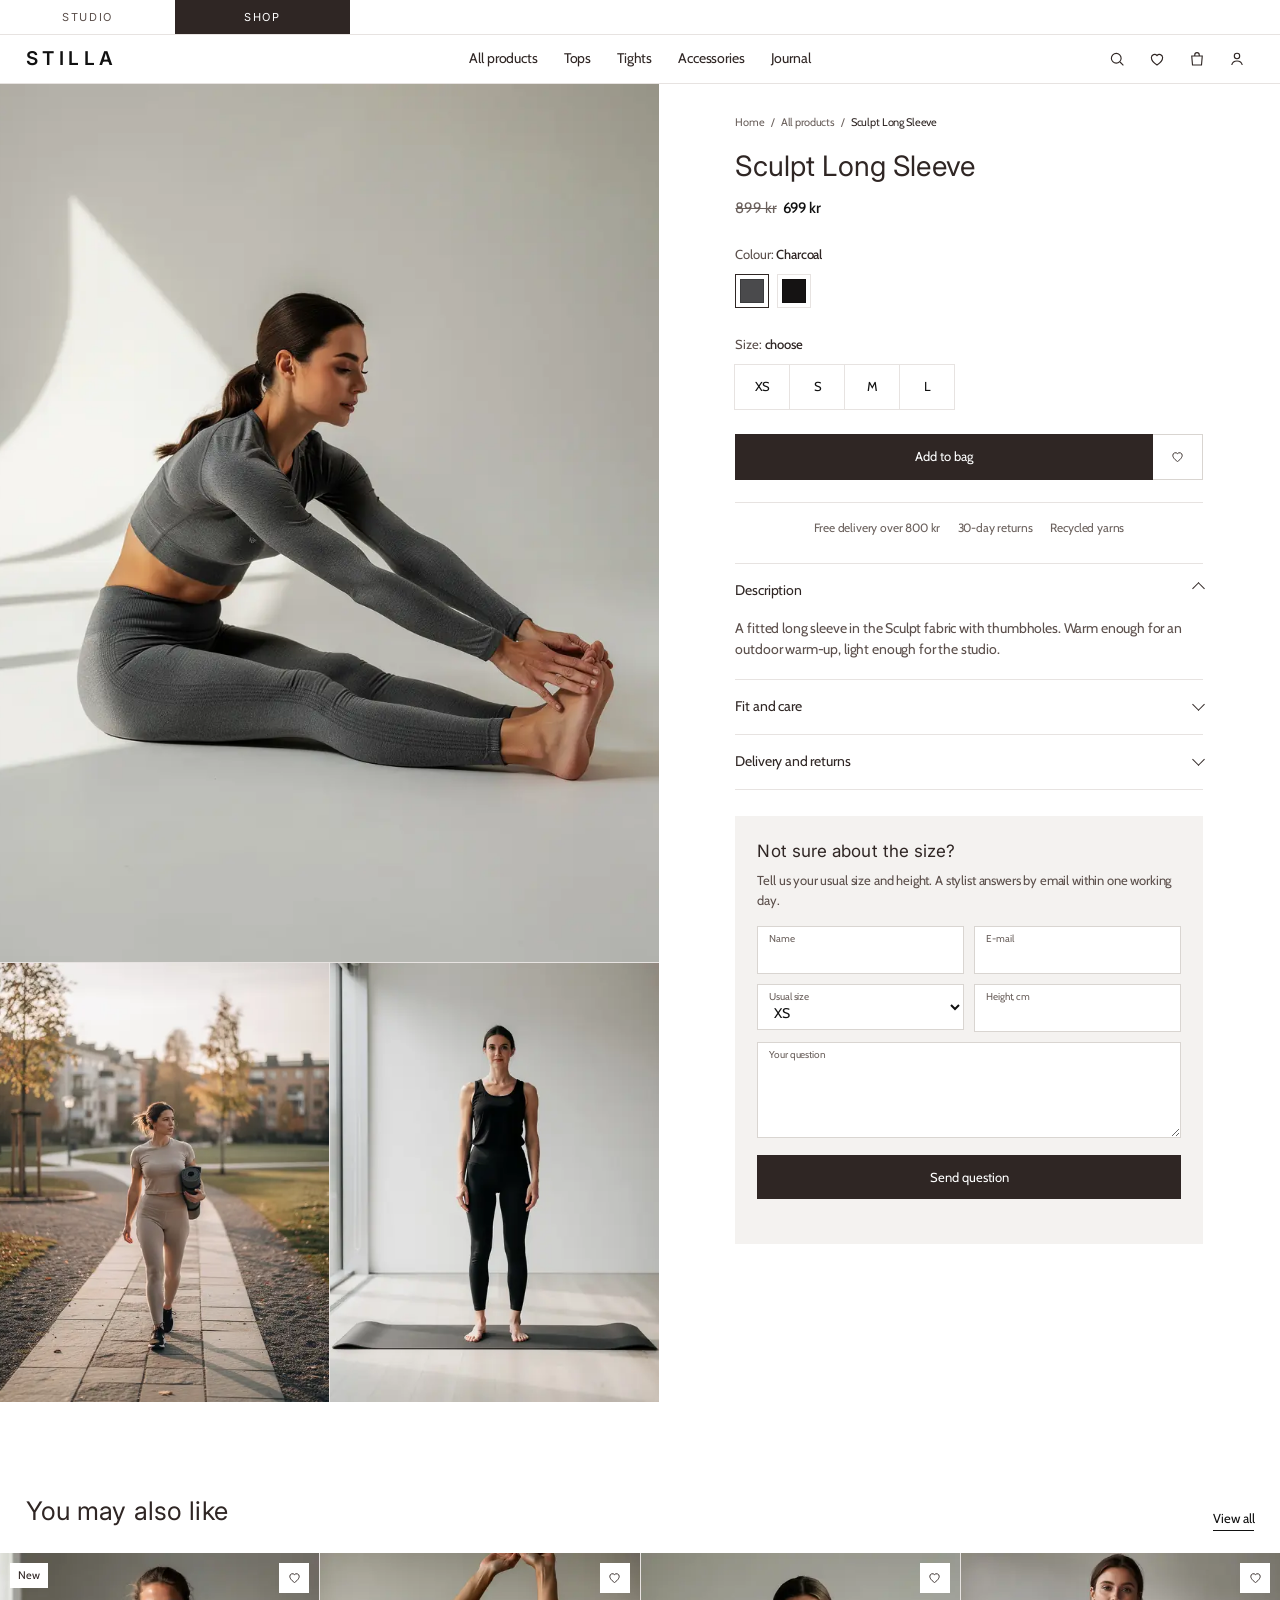
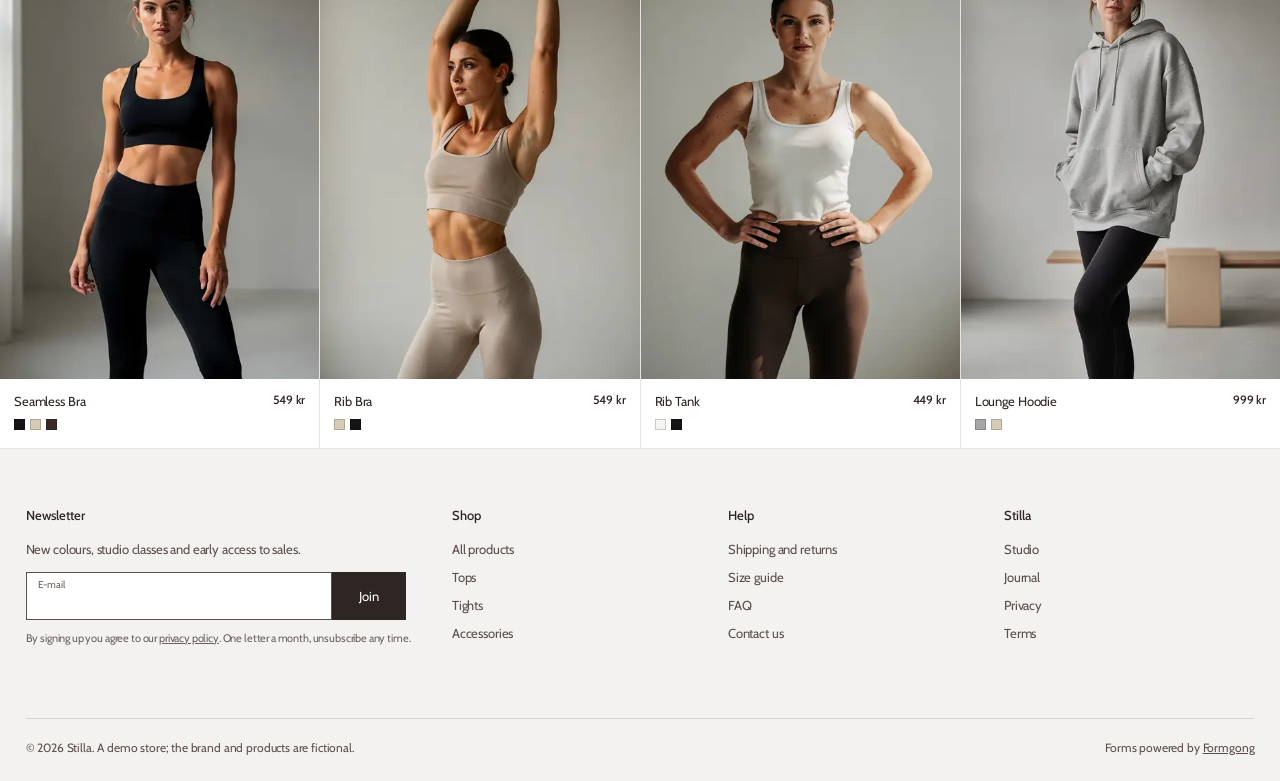
<file: products/sculpt-long-sleeve-charcoal/index.html>
<!doctype html>
<html lang="en">
<head>
<meta charset="utf-8">
<meta name="viewport" content="width=device-width, initial-scale=1">
<title>Sculpt Long Sleeve, charcoal | Stilla</title>
<meta name="description" content="A fitted long sleeve in the Sculpt fabric with thumbholes. Warm enough for an outdoor warm-up, light enough for the studio.">
<meta name="theme-color" content="#ffffff">
<link rel="icon" href="data:image/svg+xml,%3Csvg%20xmlns='http://www.w3.org/2000/svg'%20viewBox='0%200%2032%2032'%3E%3Crect%20width='32'%20height='32'%20fill='%232f2624'/%3E%3Cpath%20d='M10%2021c1.5%201.4%203.5%202%206%202%203%200%205-1.4%205-3.6%200-4.8-10.4-2.6-10.4-7.8C10.6%209.4%2012.6%208%2015.6%208c2%200%203.8.6%205%201.6'%20fill='none'%20stroke='%23fff'%20stroke-width='2.2'/%3E%3C/svg%3E">
<link rel="preconnect" href="https://fonts.googleapis.com">
<link rel="preconnect" href="https://fonts.gstatic.com" crossorigin>
<link rel="stylesheet" href="https://fonts.googleapis.com/css2?family=Cabin:wght@400;500&family=Inter:wght@400;600&display=swap">
<link rel="preload" as="image" href="../../img/p-tights-grey-960.webp" imagesrcset="../../img/p-tights-grey-480.webp 480w, ../../img/p-tights-grey-960.webp 960w, ../../img/p-tights-grey-1600.webp 1600w" imagesizes="100vw">
<link rel="stylesheet" href="../../assets/style.css">
<script>document.documentElement.classList.add("js")</script>
</head>
<body>
<a class="skip" href="#main">Skip to content</a>
<nav class="switch" aria-label="Site sections"><a href="../../index.html#studio">Studio</a><a href="../../collections/all/" aria-current="true">Shop</a></nav>
<header class="hdr">
  <div class="hdr-in">
    <button class="ico burger" type="button" aria-expanded="false" aria-controls="nav"><span class="sr">Menu</span><svg viewBox="0 0 24 24" aria-hidden="true"><path d="M4 7h16M4 12h16M4 17h16"/></svg></button>
    <a class="logo" href="../../index.html" aria-label="Stilla, home">STILLA</a>
    <nav class="nav" id="nav" aria-label="Main"><a href="../../collections/all/">All products</a><a href="../../collections/all/#tops">Tops</a><a href="../../collections/all/#tights">Tights</a><a href="../../collections/all/#accessories">Accessories</a><a href="../../index.html#journal">Journal</a></nav>
    <div class="icons">
      <a class="ico hide-m" href="../../collections/all/"><span class="sr">Search</span><svg viewBox="0 0 24 24" aria-hidden="true"><circle cx="11" cy="11" r="6.5"/><path d="m16 16 4.5 4.5"/></svg></a>
      <a class="ico hide-m" href="../../collections/all/"><span class="sr">Wishlist</span><svg viewBox="0 0 24 24" aria-hidden="true"><path d="M12 20s-7.5-4.6-7.5-10A4.3 4.3 0 0 1 12 7.4 4.3 4.3 0 0 1 19.5 10c0 5.4-7.5 10-7.5 10z"/></svg><span class="n" data-wish-count hidden>0</span></a>
      <a class="ico" href="../../collections/all/"><span class="sr">Bag</span><svg viewBox="0 0 24 24" aria-hidden="true"><path d="M5 8h14l-1 12H6z"/><path d="M9 8V6.5a3 3 0 0 1 6 0V8"/></svg><span class="n" data-bag-count hidden>0</span></a>
      <a class="ico hide-m" href="../../index.html#newsletter"><span class="sr">Account</span><svg viewBox="0 0 24 24" aria-hidden="true"><circle cx="12" cy="8" r="3.6"/><path d="M5 20c.8-3.6 3.6-5.4 7-5.4s6.2 1.8 7 5.4"/></svg></a>
    </div>
  </div>
</header>
<main id="main">
<div class="pdp">
  <div class="gal"><img src="../../img/p-tights-grey-960.webp" srcset="../../img/p-tights-grey-480.webp 480w, ../../img/p-tights-grey-960.webp 960w, ../../img/p-tights-grey-1600.webp 1600w" sizes="(max-width: 900px) 86vw, 52vw" width="896" height="1152" alt="Sculpt Long Sleeve in charcoal" fetchpriority="high"><img src="../../img/life-park-960.webp" srcset="../../img/life-park-480.webp 480w, ../../img/life-park-960.webp 960w, ../../img/life-park-1600.webp 1600w" sizes="(max-width: 900px) 86vw, 26vw" width="896" height="1152" alt="Sculpt Long Sleeve, styled" loading="lazy" decoding="async"><img src="../../img/life-studio-960.webp" srcset="../../img/life-studio-480.webp 480w, ../../img/life-studio-960.webp 960w, ../../img/life-studio-1600.webp 1600w" sizes="(max-width: 900px) 86vw, 26vw" width="896" height="1152" alt="A woman standing on a yoga mat in a bright, empty studio" loading="lazy" decoding="async"></div>
  <div class="info"><div class="info-in">
    <nav class="crumbs" aria-label="Breadcrumb"><ol><li><a href="../../index.html">Home</a></li><li><a href="../../collections/all/">All products</a></li><li><span aria-current="page">Sculpt Long Sleeve</span></li></ol></nav>
    <h1>Sculpt Long Sleeve</h1>
    <p class="price"><s>899 kr</s>699 kr</p>
    <p class="opt-l">Colour: <b id="pc">Charcoal</b></p>
    <div class="colors" role="radiogroup" aria-label="Colour" data-pick="pc"><label class="chip"><input type="radio" name="pick-color" value="Charcoal" checked><span><i style="background:#4a4a4c"></i><span class="sr">charcoal</span></span></label><label class="chip"><input type="radio" name="pick-color" value="Black"><span><i style="background:#151313"></i><span class="sr">black</span></span></label></div>
    <p class="opt-l">Size: <b id="ps">choose</b></p>
    <div class="sizes" role="radiogroup" aria-label="Size" data-pick="ps"><label class="chip"><input type="radio" name="pick-size" value="XS"><span>XS</span></label><label class="chip"><input type="radio" name="pick-size" value="S"><span>S</span></label><label class="chip"><input type="radio" name="pick-size" value="M"><span>M</span></label><label class="chip"><input type="radio" name="pick-size" value="L"><span>L</span></label></div>
    <div class="buy"><button class="btn" type="button" data-add>Add to bag</button><button class="wish" type="button" data-wish="sculpt-long-sleeve-charcoal" aria-pressed="false"><span class="sr">Save to wishlist</span><svg viewBox="0 0 24 24" aria-hidden="true"><path d="M12 20s-7.5-4.6-7.5-10A4.3 4.3 0 0 1 12 7.4 4.3 4.3 0 0 1 19.5 10c0 5.4-7.5 10-7.5 10z"/></svg></button></div>
    <ul class="perks"><li>Free delivery over 800 kr</li><li>30-day returns</li><li>Recycled yarns</li></ul>
    <div class="acc">
      <details open><summary>Description</summary><p>A fitted long sleeve in the Sculpt fabric with thumbholes. Warm enough for an outdoor warm-up, light enough for the studio.</p></details>
      <details><summary>Fit and care</summary><p>True to size. Wash at 30 °C inside out and dry flat. No fabric softener.</p></details>
      <details><summary>Delivery and returns</summary><p>Ships within one working day. Free returns and size exchanges within 30 days.</p></details>
    </div>
    <section class="ask" id="ask" aria-labelledby="ask-h">
      <h2 id="ask-h">Not sure about the size?</h2>
      <p>Tell us your usual size and height. A stylist answers by email within one working day.</p>
      <!-- Formgong form. Replace fk_your_access_key with the access key from your Formgong dashboard. -->
      <form class="fg" action="https://formgong.com/submit" method="POST">
        <input type="hidden" name="access_key" value="fk_your_access_key">
        <input type="hidden" name="request" value="Size question">
        <input type="hidden" name="product" value="Sculpt Long Sleeve (charcoal)">
        <div class="fields">
          <div class="two"><div class="field"><label for="a-name">Name</label><input id="a-name" name="name" autocomplete="name" required></div>
          <div class="field"><label for="a-email">E-mail</label><input id="a-email" type="email" name="email" autocomplete="email" required></div></div>
          <div class="two"><div class="field"><label for="a-size">Usual size</label><select id="a-size" name="size"><option>XS</option><option>S</option><option>M</option><option>L</option></select></div>
          <div class="field"><label for="a-height">Height, cm</label><input id="a-height" name="height" inputmode="numeric" maxlength="3"></div></div>
          <div class="field"><label for="a-msg">Your question</label><textarea id="a-msg" name="message" required></textarea></div>
          <button class="btn" type="submit">Send question</button>
        </div>
        <p class="ok" tabindex="-1">Thanks. We will reply to your email within one working day.</p>
        <p class="status" role="status"></p>
      </form>
    </section>
  </div></div>
</div>
<div class="row-head"><h2>You may also like</h2><a class="link" href="../../collections/all/">View all</a></div>
<div class="grid"><article class="card" data-i="0" data-name="Seamless Bra" data-cat="tops" data-color="black oat espresso" data-size="XS S M L XL" data-price="549">
  <div class="ph"><img src="../../img/p-bra-black-960.webp" srcset="../../img/p-bra-black-480.webp 480w, ../../img/p-bra-black-960.webp 960w, ../../img/p-bra-black-1600.webp 1600w" sizes="(max-width: 900px) 50vw, 25vw" width="896" height="1152" alt="Seamless Bra, black" loading="lazy" decoding="async"><img class="alt" src="../../img/p-headband-960.webp" srcset="../../img/p-headband-480.webp 480w, ../../img/p-headband-960.webp 960w, ../../img/p-headband-1600.webp 1600w" sizes="(max-width: 900px) 50vw, 25vw" width="896" height="1152" alt="" loading="lazy" decoding="async">
    <span class="badge">New</span>
    <button class="wish" type="button" data-wish="seamless-bra-black" aria-pressed="false"><span class="sr">Save Seamless Bra to wishlist</span><svg viewBox="0 0 24 24" aria-hidden="true"><path d="M12 20s-7.5-4.6-7.5-10A4.3 4.3 0 0 1 12 7.4 4.3 4.3 0 0 1 19.5 10c0 5.4-7.5 10-7.5 10z"/></svg></button>
    <button class="quick" type="button">Quick add</button>
  </div>
  <div class="meta"><h3><a href="../../products/seamless-bra-black/">Seamless Bra</a></h3><p class="price" style="margin:0">549 kr</p><span class="sw"><span class="sr">Colours: black, oat, espresso</span><i style="background:#151313" title="black"></i><i style="background:#d8cbb6" title="oat"></i><i style="background:#3b2a24" title="espresso"></i></span></div>
</article><article class="card" data-i="1" data-name="Rib Bra" data-cat="tops" data-color="oat black" data-size="XS S M L" data-price="549">
  <div class="ph"><img src="../../img/p-bra-oat-960.webp" srcset="../../img/p-bra-oat-480.webp 480w, ../../img/p-bra-oat-960.webp 960w, ../../img/p-bra-oat-1600.webp 1600w" sizes="(max-width: 900px) 50vw, 25vw" width="896" height="1152" alt="Rib Bra, oat" loading="lazy" decoding="async"><img class="alt" src="../../img/newsletter-960.webp" srcset="../../img/newsletter-480.webp 480w, ../../img/newsletter-960.webp 960w, ../../img/newsletter-1600.webp 1600w" sizes="(max-width: 900px) 50vw, 25vw" width="896" height="1152" alt="" loading="lazy" decoding="async">
    
    <button class="wish" type="button" data-wish="rib-bra-oat" aria-pressed="false"><span class="sr">Save Rib Bra to wishlist</span><svg viewBox="0 0 24 24" aria-hidden="true"><path d="M12 20s-7.5-4.6-7.5-10A4.3 4.3 0 0 1 12 7.4 4.3 4.3 0 0 1 19.5 10c0 5.4-7.5 10-7.5 10z"/></svg></button>
    <button class="quick" type="button">Quick add</button>
  </div>
  <div class="meta"><h3><a href="../../products/rib-bra-oat/">Rib Bra</a></h3><p class="price" style="margin:0">549 kr</p><span class="sw"><span class="sr">Colours: oat, black</span><i style="background:#d8cbb6" title="oat"></i><i style="background:#151313" title="black"></i></span></div>
</article><article class="card" data-i="2" data-name="Rib Tank" data-cat="tops" data-color="white black" data-size="XS S M L XL" data-price="449">
  <div class="ph"><img src="../../img/p-tank-white-960.webp" srcset="../../img/p-tank-white-480.webp 480w, ../../img/p-tank-white-960.webp 960w, ../../img/p-tank-white-1600.webp 1600w" sizes="(max-width: 900px) 50vw, 25vw" width="896" height="1152" alt="Rib Tank, white" loading="lazy" decoding="async"><img class="alt" src="../../img/life-studio-960.webp" srcset="../../img/life-studio-480.webp 480w, ../../img/life-studio-960.webp 960w, ../../img/life-studio-1600.webp 1600w" sizes="(max-width: 900px) 50vw, 25vw" width="896" height="1152" alt="" loading="lazy" decoding="async">
    
    <button class="wish" type="button" data-wish="rib-tank-white" aria-pressed="false"><span class="sr">Save Rib Tank to wishlist</span><svg viewBox="0 0 24 24" aria-hidden="true"><path d="M12 20s-7.5-4.6-7.5-10A4.3 4.3 0 0 1 12 7.4 4.3 4.3 0 0 1 19.5 10c0 5.4-7.5 10-7.5 10z"/></svg></button>
    <button class="quick" type="button">Quick add</button>
  </div>
  <div class="meta"><h3><a href="../../products/rib-tank-white/">Rib Tank</a></h3><p class="price" style="margin:0">449 kr</p><span class="sw"><span class="sr">Colours: white, black</span><i style="background:#f6f4f1" title="white"></i><i style="background:#151313" title="black"></i></span></div>
</article><article class="card" data-i="3" data-name="Lounge Hoodie" data-cat="tops" data-color="grey oat" data-size="XS S M L XL" data-price="999">
  <div class="ph"><img src="../../img/p-hoodie-960.webp" srcset="../../img/p-hoodie-480.webp 480w, ../../img/p-hoodie-960.webp 960w, ../../img/p-hoodie-1600.webp 1600w" sizes="(max-width: 900px) 50vw, 25vw" width="896" height="1152" alt="Lounge Hoodie, grey" loading="lazy" decoding="async"><img class="alt" src="../../img/life-park-960.webp" srcset="../../img/life-park-480.webp 480w, ../../img/life-park-960.webp 960w, ../../img/life-park-1600.webp 1600w" sizes="(max-width: 900px) 50vw, 25vw" width="896" height="1152" alt="" loading="lazy" decoding="async">
    
    <button class="wish" type="button" data-wish="lounge-hoodie-grey" aria-pressed="false"><span class="sr">Save Lounge Hoodie to wishlist</span><svg viewBox="0 0 24 24" aria-hidden="true"><path d="M12 20s-7.5-4.6-7.5-10A4.3 4.3 0 0 1 12 7.4 4.3 4.3 0 0 1 19.5 10c0 5.4-7.5 10-7.5 10z"/></svg></button>
    <button class="quick" type="button">Quick add</button>
  </div>
  <div class="meta"><h3><a href="../../products/lounge-hoodie-grey/">Lounge Hoodie</a></h3><p class="price" style="margin:0">999 kr</p><span class="sw"><span class="sr">Colours: grey, oat</span><i style="background:#a7a5a3" title="grey"></i><i style="background:#d8cbb6" title="oat"></i></span></div>
</article></div>
</main>
<footer class="foot">
  <div class="foot-grid">
    <div>
      <h2>Newsletter</h2>
      <p>New colours, studio classes and early access to sales.</p>
      <!-- Formgong form. Replace fk_your_access_key with the access key from your Formgong dashboard. -->
<form class="fg inline-wrap" action="https://formgong.com/submit" method="POST">
  <input type="hidden" name="access_key" value="fk_your_access_key">
  <input type="hidden" name="request" value="Newsletter">
  <div class="fields">
    <div class="inline"><div class="field"><label for="foot-email">E-mail</label><input id="foot-email" type="email" name="email" autocomplete="email" required></div><button class="btn" type="submit">Join</button></div>
    <p class="note">By signing up you agree to our <a href="../../index.html#privacy">privacy policy</a>. One letter a month, unsubscribe any time.</p>
  </div>
  <p class="ok" tabindex="-1">Thank you. Your first letter is on its way.</p>
  <p class="status" role="status"></p>
</form>
    </div>
    <div><h2>Shop</h2><ul><li><a href="../../collections/all/">All products</a></li><li><a href="../../collections/all/#tops">Tops</a></li><li><a href="../../collections/all/#tights">Tights</a></li><li><a href="../../collections/all/#accessories">Accessories</a></li></ul></div>
    <div><h2>Help</h2><ul><li><a href="../../index.html#faq">Shipping and returns</a></li><li><a href="../../products/seamless-bra-black/#ask">Size guide</a></li><li><a href="../../index.html#faq">FAQ</a></li><li><a href="../../products/seamless-bra-black/#ask">Contact us</a></li></ul></div>
    <div><h2>Stilla</h2><ul><li><a href="../../index.html#studio">Studio</a></li><li><a href="../../index.html#journal">Journal</a></li><li><a href="../../index.html#privacy">Privacy</a></li><li><a href="../../index.html#faq">Terms</a></li></ul></div>
  </div>
  <div class="foot-bottom"><span>© 2026 Stilla. A demo store; the brand and products are fictional.</span><span>Forms powered by <a href="https://formgong.com" rel="noopener">Formgong</a></span></div>
</footer>
<p class="toast" role="status" aria-live="polite"></p>
<script src="../../assets/app.js" defer></script>
</body>
</html>
</file>
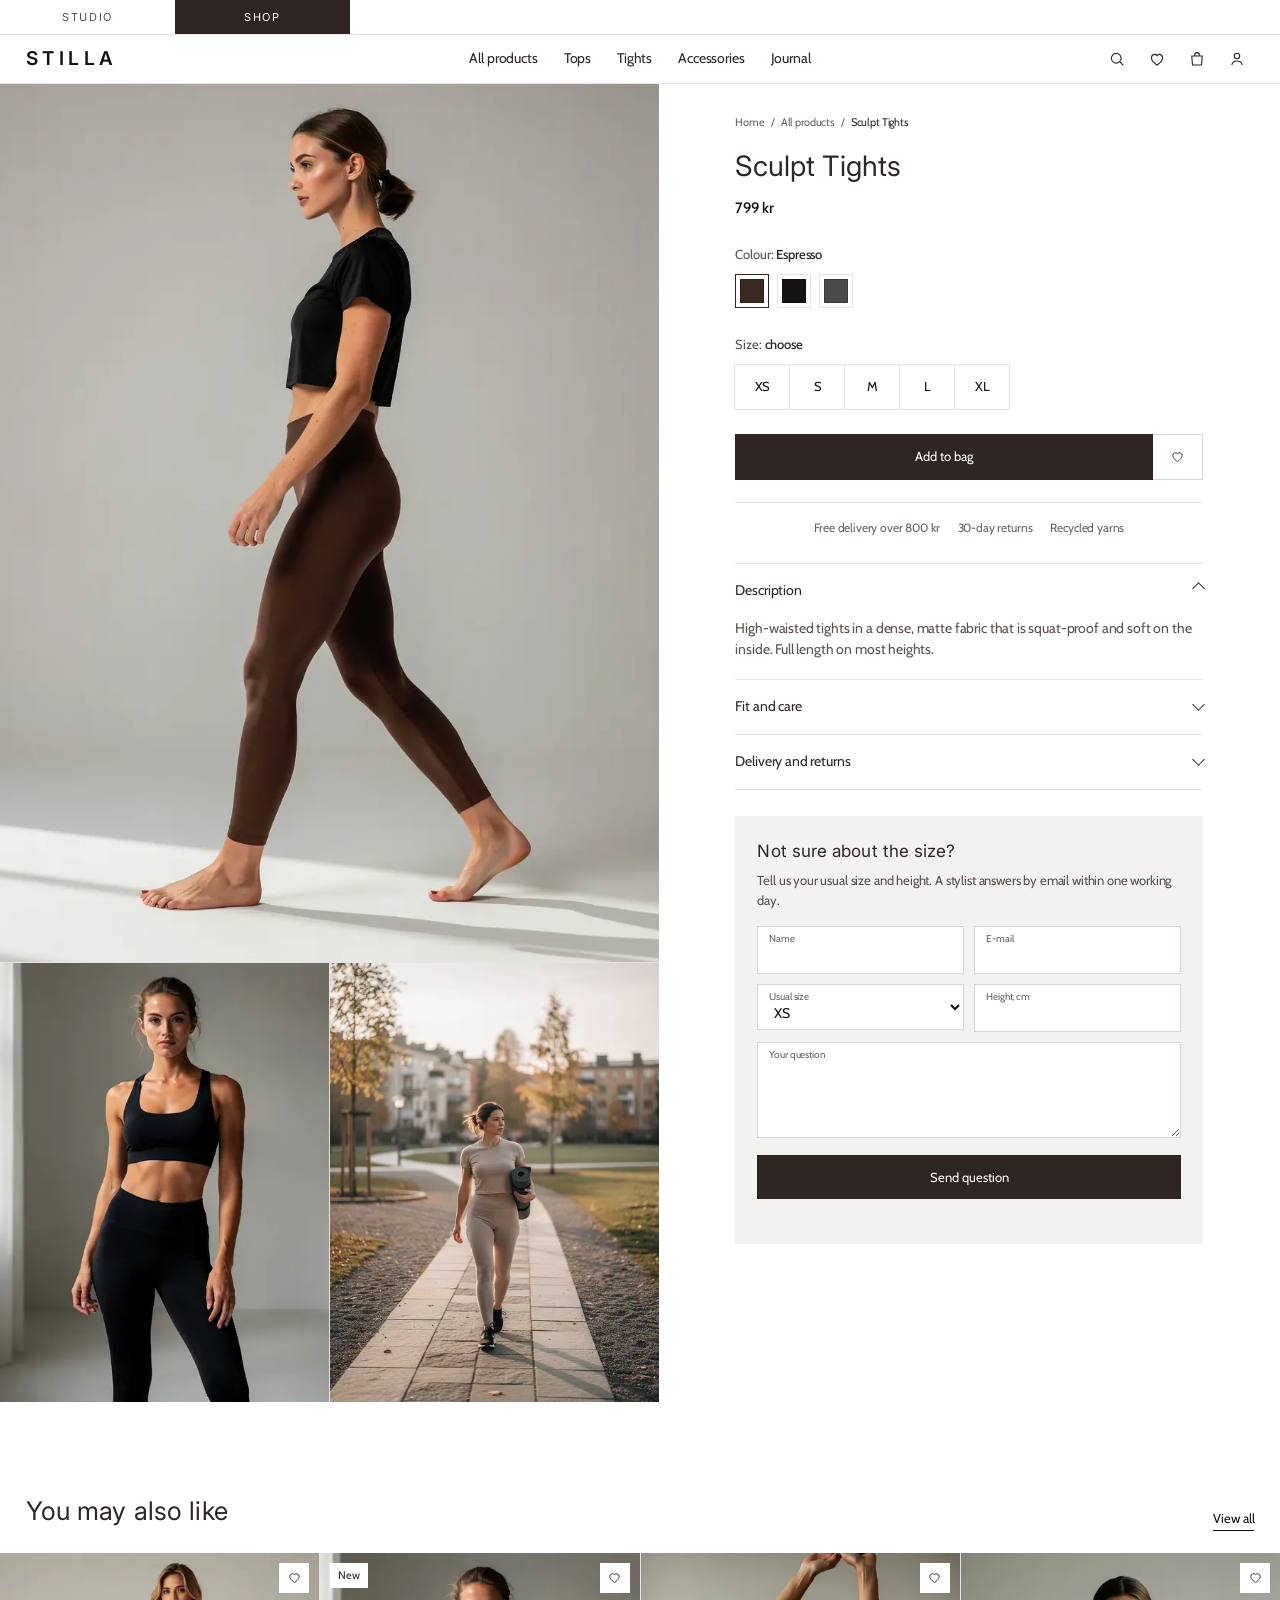
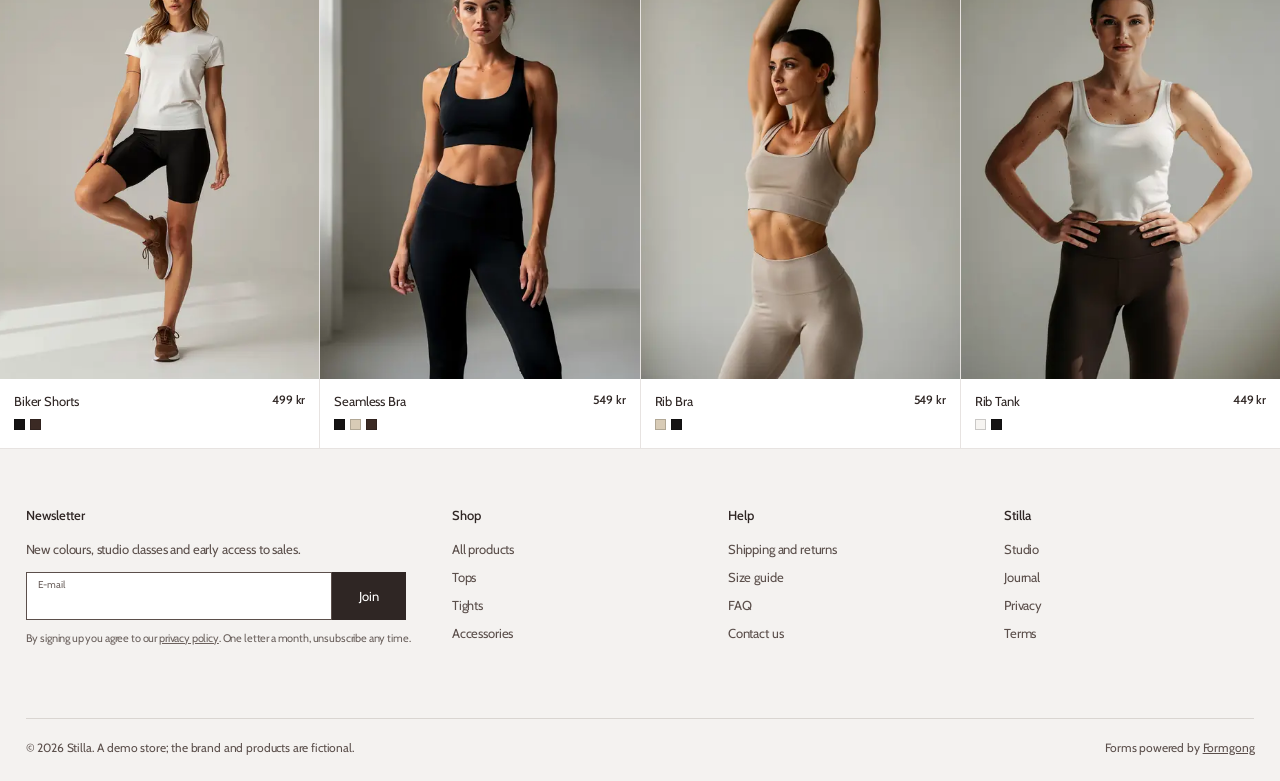
<file: products/sculpt-tights-espresso/index.html>
<!doctype html>
<html lang="en">
<head>
<meta charset="utf-8">
<meta name="viewport" content="width=device-width, initial-scale=1">
<title>Sculpt Tights, espresso | Stilla</title>
<meta name="description" content="High-waisted tights in a dense, matte fabric that is squat-proof and soft on the inside. Full length on most heights.">
<meta name="theme-color" content="#ffffff">
<link rel="icon" href="data:image/svg+xml,%3Csvg%20xmlns='http://www.w3.org/2000/svg'%20viewBox='0%200%2032%2032'%3E%3Crect%20width='32'%20height='32'%20fill='%232f2624'/%3E%3Cpath%20d='M10%2021c1.5%201.4%203.5%202%206%202%203%200%205-1.4%205-3.6%200-4.8-10.4-2.6-10.4-7.8C10.6%209.4%2012.6%208%2015.6%208c2%200%203.8.6%205%201.6'%20fill='none'%20stroke='%23fff'%20stroke-width='2.2'/%3E%3C/svg%3E">
<link rel="preconnect" href="https://fonts.googleapis.com">
<link rel="preconnect" href="https://fonts.gstatic.com" crossorigin>
<link rel="stylesheet" href="https://fonts.googleapis.com/css2?family=Cabin:wght@400;500&family=Inter:wght@400;600&display=swap">
<link rel="preload" as="image" href="../../img/p-tights-espresso-960.webp" imagesrcset="../../img/p-tights-espresso-480.webp 480w, ../../img/p-tights-espresso-960.webp 960w, ../../img/p-tights-espresso-1600.webp 1600w" imagesizes="100vw">
<link rel="stylesheet" href="../../assets/style.css">
<script>document.documentElement.classList.add("js")</script>
</head>
<body>
<a class="skip" href="#main">Skip to content</a>
<nav class="switch" aria-label="Site sections"><a href="../../index.html#studio">Studio</a><a href="../../collections/all/" aria-current="true">Shop</a></nav>
<header class="hdr">
  <div class="hdr-in">
    <button class="ico burger" type="button" aria-expanded="false" aria-controls="nav"><span class="sr">Menu</span><svg viewBox="0 0 24 24" aria-hidden="true"><path d="M4 7h16M4 12h16M4 17h16"/></svg></button>
    <a class="logo" href="../../index.html" aria-label="Stilla, home">STILLA</a>
    <nav class="nav" id="nav" aria-label="Main"><a href="../../collections/all/">All products</a><a href="../../collections/all/#tops">Tops</a><a href="../../collections/all/#tights">Tights</a><a href="../../collections/all/#accessories">Accessories</a><a href="../../index.html#journal">Journal</a></nav>
    <div class="icons">
      <a class="ico hide-m" href="../../collections/all/"><span class="sr">Search</span><svg viewBox="0 0 24 24" aria-hidden="true"><circle cx="11" cy="11" r="6.5"/><path d="m16 16 4.5 4.5"/></svg></a>
      <a class="ico hide-m" href="../../collections/all/"><span class="sr">Wishlist</span><svg viewBox="0 0 24 24" aria-hidden="true"><path d="M12 20s-7.5-4.6-7.5-10A4.3 4.3 0 0 1 12 7.4 4.3 4.3 0 0 1 19.5 10c0 5.4-7.5 10-7.5 10z"/></svg><span class="n" data-wish-count hidden>0</span></a>
      <a class="ico" href="../../collections/all/"><span class="sr">Bag</span><svg viewBox="0 0 24 24" aria-hidden="true"><path d="M5 8h14l-1 12H6z"/><path d="M9 8V6.5a3 3 0 0 1 6 0V8"/></svg><span class="n" data-bag-count hidden>0</span></a>
      <a class="ico hide-m" href="../../index.html#newsletter"><span class="sr">Account</span><svg viewBox="0 0 24 24" aria-hidden="true"><circle cx="12" cy="8" r="3.6"/><path d="M5 20c.8-3.6 3.6-5.4 7-5.4s6.2 1.8 7 5.4"/></svg></a>
    </div>
  </div>
</header>
<main id="main">
<div class="pdp">
  <div class="gal"><img src="../../img/p-tights-espresso-960.webp" srcset="../../img/p-tights-espresso-480.webp 480w, ../../img/p-tights-espresso-960.webp 960w, ../../img/p-tights-espresso-1600.webp 1600w" sizes="(max-width: 900px) 86vw, 52vw" width="896" height="1152" alt="Sculpt Tights in espresso" fetchpriority="high"><img src="../../img/p-bra-black-960.webp" srcset="../../img/p-bra-black-480.webp 480w, ../../img/p-bra-black-960.webp 960w, ../../img/p-bra-black-1600.webp 1600w" sizes="(max-width: 900px) 86vw, 26vw" width="896" height="1152" alt="Sculpt Tights, styled" loading="lazy" decoding="async"><img src="../../img/life-park-960.webp" srcset="../../img/life-park-480.webp 480w, ../../img/life-park-960.webp 960w, ../../img/life-park-1600.webp 1600w" sizes="(max-width: 900px) 86vw, 26vw" width="896" height="1152" alt="A woman in oat activewear walking through a park with a yoga mat" loading="lazy" decoding="async"></div>
  <div class="info"><div class="info-in">
    <nav class="crumbs" aria-label="Breadcrumb"><ol><li><a href="../../index.html">Home</a></li><li><a href="../../collections/all/">All products</a></li><li><span aria-current="page">Sculpt Tights</span></li></ol></nav>
    <h1>Sculpt Tights</h1>
    <p class="price">799 kr</p>
    <p class="opt-l">Colour: <b id="pc">Espresso</b></p>
    <div class="colors" role="radiogroup" aria-label="Colour" data-pick="pc"><label class="chip"><input type="radio" name="pick-color" value="Espresso" checked><span><i style="background:#3b2a24"></i><span class="sr">espresso</span></span></label><label class="chip"><input type="radio" name="pick-color" value="Black"><span><i style="background:#151313"></i><span class="sr">black</span></span></label><label class="chip"><input type="radio" name="pick-color" value="Charcoal"><span><i style="background:#4a4a4c"></i><span class="sr">charcoal</span></span></label></div>
    <p class="opt-l">Size: <b id="ps">choose</b></p>
    <div class="sizes" role="radiogroup" aria-label="Size" data-pick="ps"><label class="chip"><input type="radio" name="pick-size" value="XS"><span>XS</span></label><label class="chip"><input type="radio" name="pick-size" value="S"><span>S</span></label><label class="chip"><input type="radio" name="pick-size" value="M"><span>M</span></label><label class="chip"><input type="radio" name="pick-size" value="L"><span>L</span></label><label class="chip"><input type="radio" name="pick-size" value="XL"><span>XL</span></label></div>
    <div class="buy"><button class="btn" type="button" data-add>Add to bag</button><button class="wish" type="button" data-wish="sculpt-tights-espresso" aria-pressed="false"><span class="sr">Save to wishlist</span><svg viewBox="0 0 24 24" aria-hidden="true"><path d="M12 20s-7.5-4.6-7.5-10A4.3 4.3 0 0 1 12 7.4 4.3 4.3 0 0 1 19.5 10c0 5.4-7.5 10-7.5 10z"/></svg></button></div>
    <ul class="perks"><li>Free delivery over 800 kr</li><li>30-day returns</li><li>Recycled yarns</li></ul>
    <div class="acc">
      <details open><summary>Description</summary><p>High-waisted tights in a dense, matte fabric that is squat-proof and soft on the inside. Full length on most heights.</p></details>
      <details><summary>Fit and care</summary><p>True to size. Wash at 30 °C inside out and dry flat. No fabric softener.</p></details>
      <details><summary>Delivery and returns</summary><p>Ships within one working day. Free returns and size exchanges within 30 days.</p></details>
    </div>
    <section class="ask" id="ask" aria-labelledby="ask-h">
      <h2 id="ask-h">Not sure about the size?</h2>
      <p>Tell us your usual size and height. A stylist answers by email within one working day.</p>
      <!-- Formgong form. Replace fk_your_access_key with the access key from your Formgong dashboard. -->
      <form class="fg" action="https://formgong.com/submit" method="POST">
        <input type="hidden" name="access_key" value="fk_your_access_key">
        <input type="hidden" name="request" value="Size question">
        <input type="hidden" name="product" value="Sculpt Tights (espresso)">
        <div class="fields">
          <div class="two"><div class="field"><label for="a-name">Name</label><input id="a-name" name="name" autocomplete="name" required></div>
          <div class="field"><label for="a-email">E-mail</label><input id="a-email" type="email" name="email" autocomplete="email" required></div></div>
          <div class="two"><div class="field"><label for="a-size">Usual size</label><select id="a-size" name="size"><option>XS</option><option>S</option><option>M</option><option>L</option><option>XL</option></select></div>
          <div class="field"><label for="a-height">Height, cm</label><input id="a-height" name="height" inputmode="numeric" maxlength="3"></div></div>
          <div class="field"><label for="a-msg">Your question</label><textarea id="a-msg" name="message" required></textarea></div>
          <button class="btn" type="submit">Send question</button>
        </div>
        <p class="ok" tabindex="-1">Thanks. We will reply to your email within one working day.</p>
        <p class="status" role="status"></p>
      </form>
    </section>
  </div></div>
</div>
<div class="row-head"><h2>You may also like</h2><a class="link" href="../../collections/all/">View all</a></div>
<div class="grid"><article class="card" data-i="0" data-name="Biker Shorts" data-cat="tights" data-color="black espresso" data-size="XS S M L XL" data-price="499">
  <div class="ph"><img src="../../img/p-shorts-960.webp" srcset="../../img/p-shorts-480.webp 480w, ../../img/p-shorts-960.webp 960w, ../../img/p-shorts-1600.webp 1600w" sizes="(max-width: 900px) 50vw, 25vw" width="896" height="1152" alt="Biker Shorts, black" loading="lazy" decoding="async"><img class="alt" src="../../img/p-tights-espresso-960.webp" srcset="../../img/p-tights-espresso-480.webp 480w, ../../img/p-tights-espresso-960.webp 960w, ../../img/p-tights-espresso-1600.webp 1600w" sizes="(max-width: 900px) 50vw, 25vw" width="896" height="1152" alt="" loading="lazy" decoding="async">
    
    <button class="wish" type="button" data-wish="biker-shorts-black" aria-pressed="false"><span class="sr">Save Biker Shorts to wishlist</span><svg viewBox="0 0 24 24" aria-hidden="true"><path d="M12 20s-7.5-4.6-7.5-10A4.3 4.3 0 0 1 12 7.4 4.3 4.3 0 0 1 19.5 10c0 5.4-7.5 10-7.5 10z"/></svg></button>
    <button class="quick" type="button">Quick add</button>
  </div>
  <div class="meta"><h3><a href="../../products/biker-shorts-black/">Biker Shorts</a></h3><p class="price" style="margin:0">499 kr</p><span class="sw"><span class="sr">Colours: black, espresso</span><i style="background:#151313" title="black"></i><i style="background:#3b2a24" title="espresso"></i></span></div>
</article><article class="card" data-i="1" data-name="Seamless Bra" data-cat="tops" data-color="black oat espresso" data-size="XS S M L XL" data-price="549">
  <div class="ph"><img src="../../img/p-bra-black-960.webp" srcset="../../img/p-bra-black-480.webp 480w, ../../img/p-bra-black-960.webp 960w, ../../img/p-bra-black-1600.webp 1600w" sizes="(max-width: 900px) 50vw, 25vw" width="896" height="1152" alt="Seamless Bra, black" loading="lazy" decoding="async"><img class="alt" src="../../img/p-headband-960.webp" srcset="../../img/p-headband-480.webp 480w, ../../img/p-headband-960.webp 960w, ../../img/p-headband-1600.webp 1600w" sizes="(max-width: 900px) 50vw, 25vw" width="896" height="1152" alt="" loading="lazy" decoding="async">
    <span class="badge">New</span>
    <button class="wish" type="button" data-wish="seamless-bra-black" aria-pressed="false"><span class="sr">Save Seamless Bra to wishlist</span><svg viewBox="0 0 24 24" aria-hidden="true"><path d="M12 20s-7.5-4.6-7.5-10A4.3 4.3 0 0 1 12 7.4 4.3 4.3 0 0 1 19.5 10c0 5.4-7.5 10-7.5 10z"/></svg></button>
    <button class="quick" type="button">Quick add</button>
  </div>
  <div class="meta"><h3><a href="../../products/seamless-bra-black/">Seamless Bra</a></h3><p class="price" style="margin:0">549 kr</p><span class="sw"><span class="sr">Colours: black, oat, espresso</span><i style="background:#151313" title="black"></i><i style="background:#d8cbb6" title="oat"></i><i style="background:#3b2a24" title="espresso"></i></span></div>
</article><article class="card" data-i="2" data-name="Rib Bra" data-cat="tops" data-color="oat black" data-size="XS S M L" data-price="549">
  <div class="ph"><img src="../../img/p-bra-oat-960.webp" srcset="../../img/p-bra-oat-480.webp 480w, ../../img/p-bra-oat-960.webp 960w, ../../img/p-bra-oat-1600.webp 1600w" sizes="(max-width: 900px) 50vw, 25vw" width="896" height="1152" alt="Rib Bra, oat" loading="lazy" decoding="async"><img class="alt" src="../../img/newsletter-960.webp" srcset="../../img/newsletter-480.webp 480w, ../../img/newsletter-960.webp 960w, ../../img/newsletter-1600.webp 1600w" sizes="(max-width: 900px) 50vw, 25vw" width="896" height="1152" alt="" loading="lazy" decoding="async">
    
    <button class="wish" type="button" data-wish="rib-bra-oat" aria-pressed="false"><span class="sr">Save Rib Bra to wishlist</span><svg viewBox="0 0 24 24" aria-hidden="true"><path d="M12 20s-7.5-4.6-7.5-10A4.3 4.3 0 0 1 12 7.4 4.3 4.3 0 0 1 19.5 10c0 5.4-7.5 10-7.5 10z"/></svg></button>
    <button class="quick" type="button">Quick add</button>
  </div>
  <div class="meta"><h3><a href="../../products/rib-bra-oat/">Rib Bra</a></h3><p class="price" style="margin:0">549 kr</p><span class="sw"><span class="sr">Colours: oat, black</span><i style="background:#d8cbb6" title="oat"></i><i style="background:#151313" title="black"></i></span></div>
</article><article class="card" data-i="3" data-name="Rib Tank" data-cat="tops" data-color="white black" data-size="XS S M L XL" data-price="449">
  <div class="ph"><img src="../../img/p-tank-white-960.webp" srcset="../../img/p-tank-white-480.webp 480w, ../../img/p-tank-white-960.webp 960w, ../../img/p-tank-white-1600.webp 1600w" sizes="(max-width: 900px) 50vw, 25vw" width="896" height="1152" alt="Rib Tank, white" loading="lazy" decoding="async"><img class="alt" src="../../img/life-studio-960.webp" srcset="../../img/life-studio-480.webp 480w, ../../img/life-studio-960.webp 960w, ../../img/life-studio-1600.webp 1600w" sizes="(max-width: 900px) 50vw, 25vw" width="896" height="1152" alt="" loading="lazy" decoding="async">
    
    <button class="wish" type="button" data-wish="rib-tank-white" aria-pressed="false"><span class="sr">Save Rib Tank to wishlist</span><svg viewBox="0 0 24 24" aria-hidden="true"><path d="M12 20s-7.5-4.6-7.5-10A4.3 4.3 0 0 1 12 7.4 4.3 4.3 0 0 1 19.5 10c0 5.4-7.5 10-7.5 10z"/></svg></button>
    <button class="quick" type="button">Quick add</button>
  </div>
  <div class="meta"><h3><a href="../../products/rib-tank-white/">Rib Tank</a></h3><p class="price" style="margin:0">449 kr</p><span class="sw"><span class="sr">Colours: white, black</span><i style="background:#f6f4f1" title="white"></i><i style="background:#151313" title="black"></i></span></div>
</article></div>
</main>
<footer class="foot">
  <div class="foot-grid">
    <div>
      <h2>Newsletter</h2>
      <p>New colours, studio classes and early access to sales.</p>
      <!-- Formgong form. Replace fk_your_access_key with the access key from your Formgong dashboard. -->
<form class="fg inline-wrap" action="https://formgong.com/submit" method="POST">
  <input type="hidden" name="access_key" value="fk_your_access_key">
  <input type="hidden" name="request" value="Newsletter">
  <div class="fields">
    <div class="inline"><div class="field"><label for="foot-email">E-mail</label><input id="foot-email" type="email" name="email" autocomplete="email" required></div><button class="btn" type="submit">Join</button></div>
    <p class="note">By signing up you agree to our <a href="../../index.html#privacy">privacy policy</a>. One letter a month, unsubscribe any time.</p>
  </div>
  <p class="ok" tabindex="-1">Thank you. Your first letter is on its way.</p>
  <p class="status" role="status"></p>
</form>
    </div>
    <div><h2>Shop</h2><ul><li><a href="../../collections/all/">All products</a></li><li><a href="../../collections/all/#tops">Tops</a></li><li><a href="../../collections/all/#tights">Tights</a></li><li><a href="../../collections/all/#accessories">Accessories</a></li></ul></div>
    <div><h2>Help</h2><ul><li><a href="../../index.html#faq">Shipping and returns</a></li><li><a href="../../products/seamless-bra-black/#ask">Size guide</a></li><li><a href="../../index.html#faq">FAQ</a></li><li><a href="../../products/seamless-bra-black/#ask">Contact us</a></li></ul></div>
    <div><h2>Stilla</h2><ul><li><a href="../../index.html#studio">Studio</a></li><li><a href="../../index.html#journal">Journal</a></li><li><a href="../../index.html#privacy">Privacy</a></li><li><a href="../../index.html#faq">Terms</a></li></ul></div>
  </div>
  <div class="foot-bottom"><span>© 2026 Stilla. A demo store; the brand and products are fictional.</span><span>Forms powered by <a href="https://formgong.com" rel="noopener">Formgong</a></span></div>
</footer>
<p class="toast" role="status" aria-live="polite"></p>
<script src="../../assets/app.js" defer></script>
</body>
</html>
</file>
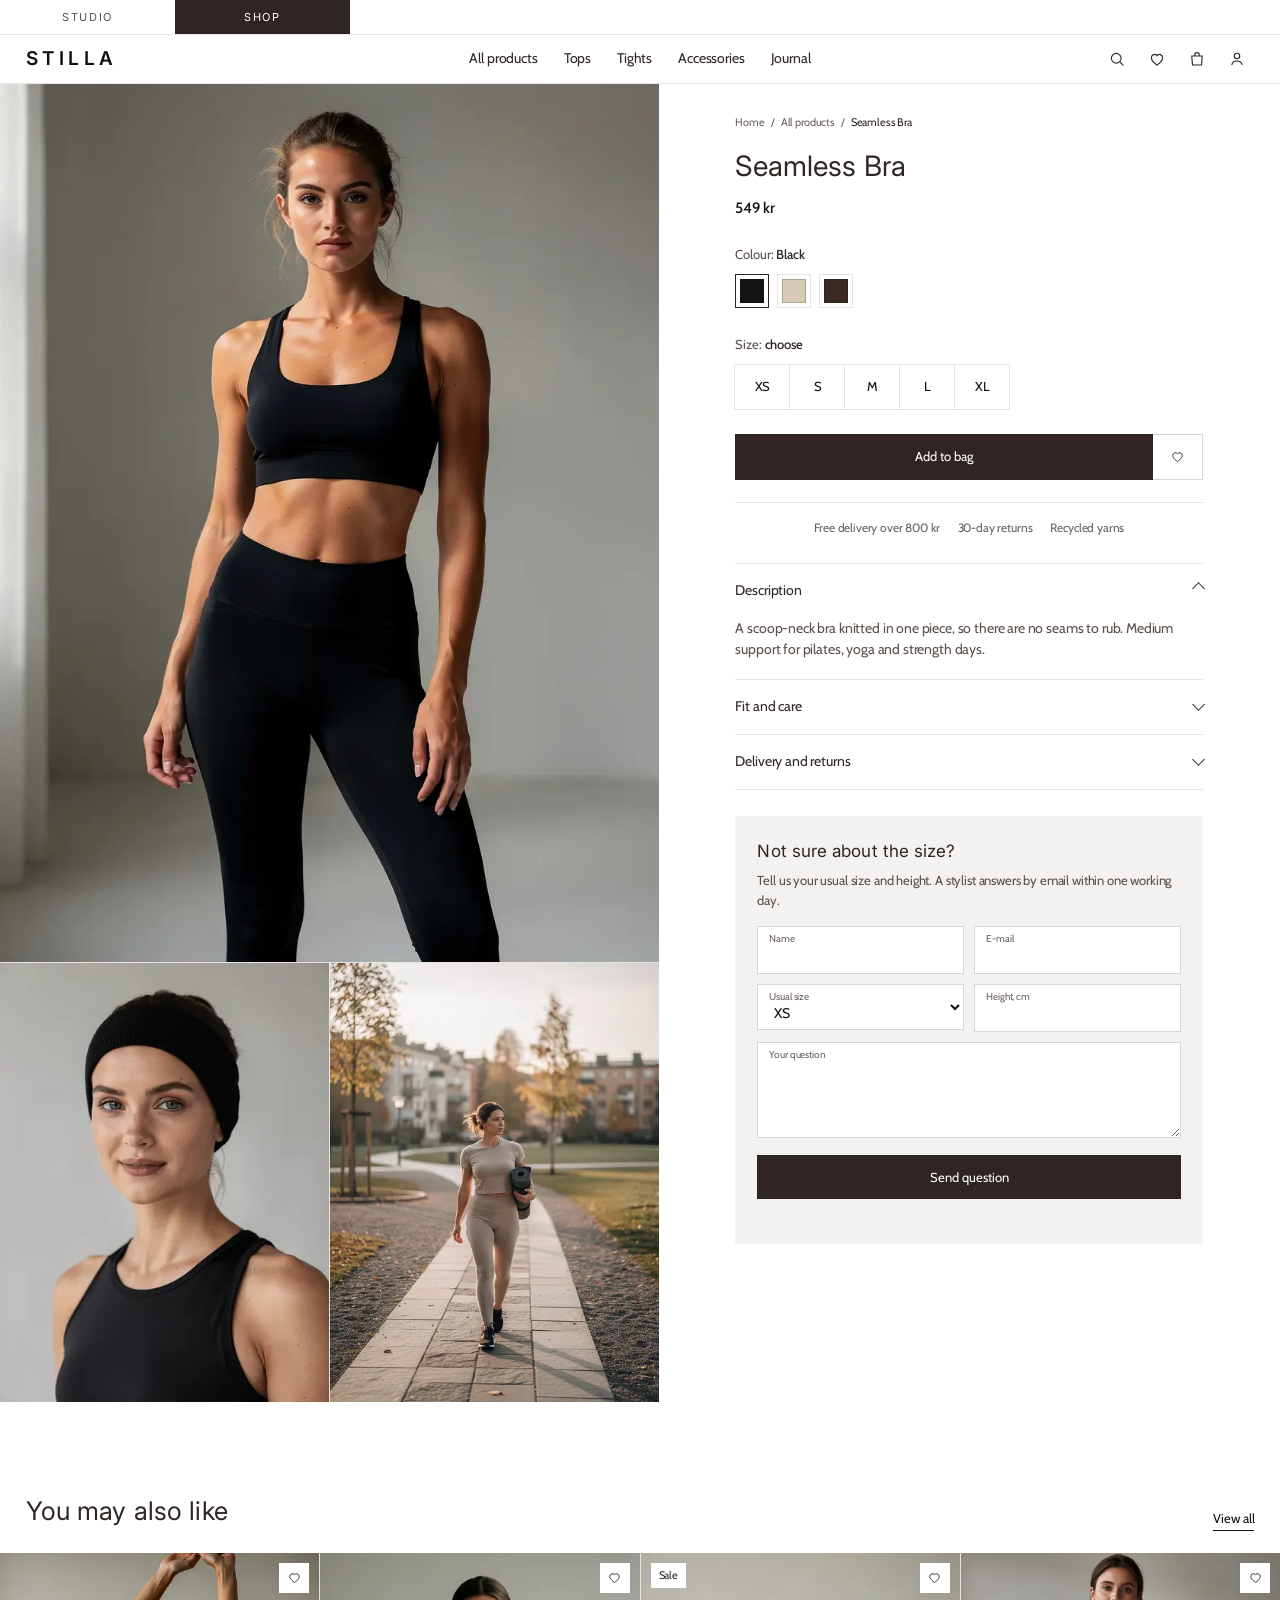
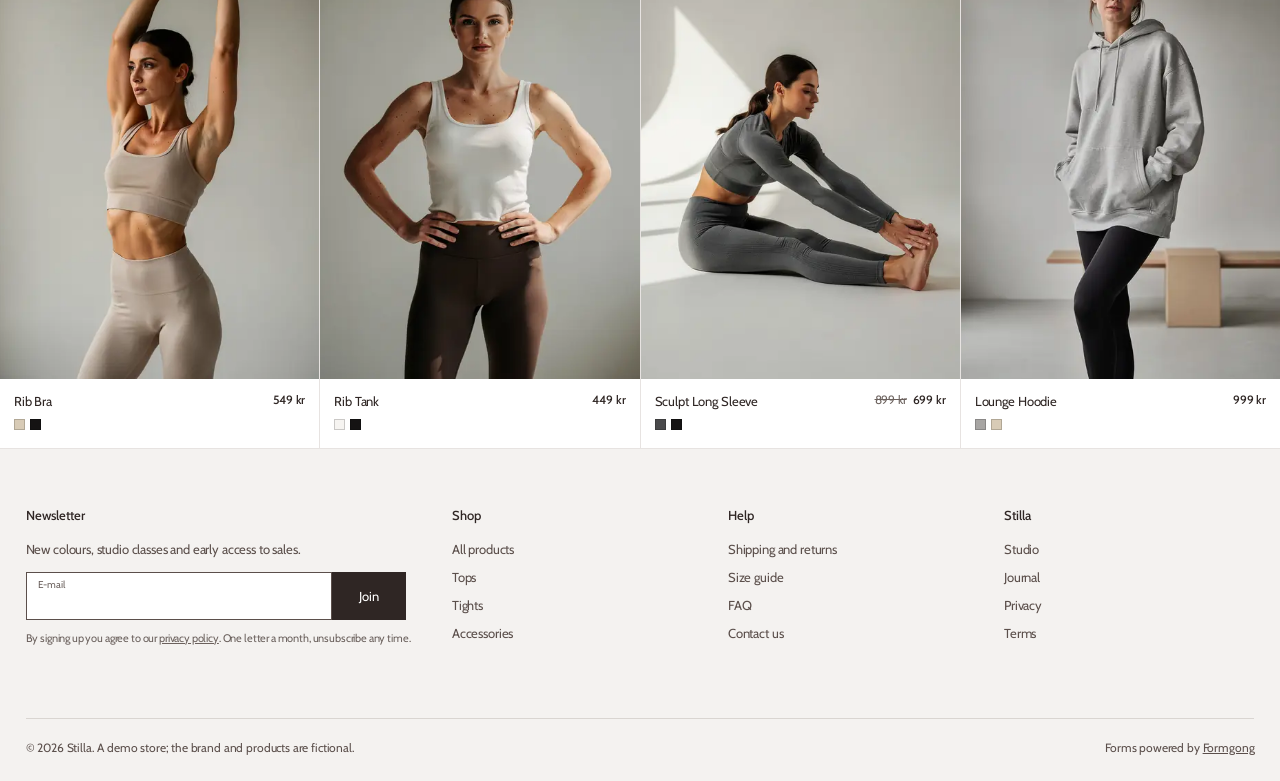
<file: products/seamless-bra-black/index.html>
<!doctype html>
<html lang="en">
<head>
<meta charset="utf-8">
<meta name="viewport" content="width=device-width, initial-scale=1">
<title>Seamless Bra, black | Stilla</title>
<meta name="description" content="A scoop-neck bra knitted in one piece, so there are no seams to rub. Medium support for pilates, yoga and strength days.">
<meta name="theme-color" content="#ffffff">
<link rel="icon" href="data:image/svg+xml,%3Csvg%20xmlns='http://www.w3.org/2000/svg'%20viewBox='0%200%2032%2032'%3E%3Crect%20width='32'%20height='32'%20fill='%232f2624'/%3E%3Cpath%20d='M10%2021c1.5%201.4%203.5%202%206%202%203%200%205-1.4%205-3.6%200-4.8-10.4-2.6-10.4-7.8C10.6%209.4%2012.6%208%2015.6%208c2%200%203.8.6%205%201.6'%20fill='none'%20stroke='%23fff'%20stroke-width='2.2'/%3E%3C/svg%3E">
<link rel="preconnect" href="https://fonts.googleapis.com">
<link rel="preconnect" href="https://fonts.gstatic.com" crossorigin>
<link rel="stylesheet" href="https://fonts.googleapis.com/css2?family=Cabin:wght@400;500&family=Inter:wght@400;600&display=swap">
<link rel="preload" as="image" href="../../img/p-bra-black-960.webp" imagesrcset="../../img/p-bra-black-480.webp 480w, ../../img/p-bra-black-960.webp 960w, ../../img/p-bra-black-1600.webp 1600w" imagesizes="100vw">
<link rel="stylesheet" href="../../assets/style.css">
<script>document.documentElement.classList.add("js")</script>
</head>
<body>
<a class="skip" href="#main">Skip to content</a>
<nav class="switch" aria-label="Site sections"><a href="../../index.html#studio">Studio</a><a href="../../collections/all/" aria-current="true">Shop</a></nav>
<header class="hdr">
  <div class="hdr-in">
    <button class="ico burger" type="button" aria-expanded="false" aria-controls="nav"><span class="sr">Menu</span><svg viewBox="0 0 24 24" aria-hidden="true"><path d="M4 7h16M4 12h16M4 17h16"/></svg></button>
    <a class="logo" href="../../index.html" aria-label="Stilla, home">STILLA</a>
    <nav class="nav" id="nav" aria-label="Main"><a href="../../collections/all/">All products</a><a href="../../collections/all/#tops">Tops</a><a href="../../collections/all/#tights">Tights</a><a href="../../collections/all/#accessories">Accessories</a><a href="../../index.html#journal">Journal</a></nav>
    <div class="icons">
      <a class="ico hide-m" href="../../collections/all/"><span class="sr">Search</span><svg viewBox="0 0 24 24" aria-hidden="true"><circle cx="11" cy="11" r="6.5"/><path d="m16 16 4.5 4.5"/></svg></a>
      <a class="ico hide-m" href="../../collections/all/"><span class="sr">Wishlist</span><svg viewBox="0 0 24 24" aria-hidden="true"><path d="M12 20s-7.5-4.6-7.5-10A4.3 4.3 0 0 1 12 7.4 4.3 4.3 0 0 1 19.5 10c0 5.4-7.5 10-7.5 10z"/></svg><span class="n" data-wish-count hidden>0</span></a>
      <a class="ico" href="../../collections/all/"><span class="sr">Bag</span><svg viewBox="0 0 24 24" aria-hidden="true"><path d="M5 8h14l-1 12H6z"/><path d="M9 8V6.5a3 3 0 0 1 6 0V8"/></svg><span class="n" data-bag-count hidden>0</span></a>
      <a class="ico hide-m" href="../../index.html#newsletter"><span class="sr">Account</span><svg viewBox="0 0 24 24" aria-hidden="true"><circle cx="12" cy="8" r="3.6"/><path d="M5 20c.8-3.6 3.6-5.4 7-5.4s6.2 1.8 7 5.4"/></svg></a>
    </div>
  </div>
</header>
<main id="main">
<div class="pdp">
  <div class="gal"><img src="../../img/p-bra-black-960.webp" srcset="../../img/p-bra-black-480.webp 480w, ../../img/p-bra-black-960.webp 960w, ../../img/p-bra-black-1600.webp 1600w" sizes="(max-width: 900px) 86vw, 52vw" width="896" height="1152" alt="Seamless Bra in black" fetchpriority="high"><img src="../../img/p-headband-960.webp" srcset="../../img/p-headband-480.webp 480w, ../../img/p-headband-960.webp 960w, ../../img/p-headband-1600.webp 1600w" sizes="(max-width: 900px) 86vw, 26vw" width="896" height="1152" alt="Seamless Bra, styled" loading="lazy" decoding="async"><img src="../../img/life-park-960.webp" srcset="../../img/life-park-480.webp 480w, ../../img/life-park-960.webp 960w, ../../img/life-park-1600.webp 1600w" sizes="(max-width: 900px) 86vw, 26vw" width="896" height="1152" alt="A woman in oat activewear walking through a park with a yoga mat" loading="lazy" decoding="async"></div>
  <div class="info"><div class="info-in">
    <nav class="crumbs" aria-label="Breadcrumb"><ol><li><a href="../../index.html">Home</a></li><li><a href="../../collections/all/">All products</a></li><li><span aria-current="page">Seamless Bra</span></li></ol></nav>
    <h1>Seamless Bra</h1>
    <p class="price">549 kr</p>
    <p class="opt-l">Colour: <b id="pc">Black</b></p>
    <div class="colors" role="radiogroup" aria-label="Colour" data-pick="pc"><label class="chip"><input type="radio" name="pick-color" value="Black" checked><span><i style="background:#151313"></i><span class="sr">black</span></span></label><label class="chip"><input type="radio" name="pick-color" value="Oat"><span><i style="background:#d8cbb6"></i><span class="sr">oat</span></span></label><label class="chip"><input type="radio" name="pick-color" value="Espresso"><span><i style="background:#3b2a24"></i><span class="sr">espresso</span></span></label></div>
    <p class="opt-l">Size: <b id="ps">choose</b></p>
    <div class="sizes" role="radiogroup" aria-label="Size" data-pick="ps"><label class="chip"><input type="radio" name="pick-size" value="XS"><span>XS</span></label><label class="chip"><input type="radio" name="pick-size" value="S"><span>S</span></label><label class="chip"><input type="radio" name="pick-size" value="M"><span>M</span></label><label class="chip"><input type="radio" name="pick-size" value="L"><span>L</span></label><label class="chip"><input type="radio" name="pick-size" value="XL"><span>XL</span></label></div>
    <div class="buy"><button class="btn" type="button" data-add>Add to bag</button><button class="wish" type="button" data-wish="seamless-bra-black" aria-pressed="false"><span class="sr">Save to wishlist</span><svg viewBox="0 0 24 24" aria-hidden="true"><path d="M12 20s-7.5-4.6-7.5-10A4.3 4.3 0 0 1 12 7.4 4.3 4.3 0 0 1 19.5 10c0 5.4-7.5 10-7.5 10z"/></svg></button></div>
    <ul class="perks"><li>Free delivery over 800 kr</li><li>30-day returns</li><li>Recycled yarns</li></ul>
    <div class="acc">
      <details open><summary>Description</summary><p>A scoop-neck bra knitted in one piece, so there are no seams to rub. Medium support for pilates, yoga and strength days.</p></details>
      <details><summary>Fit and care</summary><p>True to size. Wash at 30 °C inside out and dry flat. No fabric softener.</p></details>
      <details><summary>Delivery and returns</summary><p>Ships within one working day. Free returns and size exchanges within 30 days.</p></details>
    </div>
    <section class="ask" id="ask" aria-labelledby="ask-h">
      <h2 id="ask-h">Not sure about the size?</h2>
      <p>Tell us your usual size and height. A stylist answers by email within one working day.</p>
      <!-- Formgong form. Replace fk_your_access_key with the access key from your Formgong dashboard. -->
      <form class="fg" action="https://formgong.com/submit" method="POST">
        <input type="hidden" name="access_key" value="fk_your_access_key">
        <input type="hidden" name="request" value="Size question">
        <input type="hidden" name="product" value="Seamless Bra (black)">
        <div class="fields">
          <div class="two"><div class="field"><label for="a-name">Name</label><input id="a-name" name="name" autocomplete="name" required></div>
          <div class="field"><label for="a-email">E-mail</label><input id="a-email" type="email" name="email" autocomplete="email" required></div></div>
          <div class="two"><div class="field"><label for="a-size">Usual size</label><select id="a-size" name="size"><option>XS</option><option>S</option><option>M</option><option>L</option><option>XL</option></select></div>
          <div class="field"><label for="a-height">Height, cm</label><input id="a-height" name="height" inputmode="numeric" maxlength="3"></div></div>
          <div class="field"><label for="a-msg">Your question</label><textarea id="a-msg" name="message" required></textarea></div>
          <button class="btn" type="submit">Send question</button>
        </div>
        <p class="ok" tabindex="-1">Thanks. We will reply to your email within one working day.</p>
        <p class="status" role="status"></p>
      </form>
    </section>
  </div></div>
</div>
<div class="row-head"><h2>You may also like</h2><a class="link" href="../../collections/all/">View all</a></div>
<div class="grid"><article class="card" data-i="0" data-name="Rib Bra" data-cat="tops" data-color="oat black" data-size="XS S M L" data-price="549">
  <div class="ph"><img src="../../img/p-bra-oat-960.webp" srcset="../../img/p-bra-oat-480.webp 480w, ../../img/p-bra-oat-960.webp 960w, ../../img/p-bra-oat-1600.webp 1600w" sizes="(max-width: 900px) 50vw, 25vw" width="896" height="1152" alt="Rib Bra, oat" loading="lazy" decoding="async"><img class="alt" src="../../img/newsletter-960.webp" srcset="../../img/newsletter-480.webp 480w, ../../img/newsletter-960.webp 960w, ../../img/newsletter-1600.webp 1600w" sizes="(max-width: 900px) 50vw, 25vw" width="896" height="1152" alt="" loading="lazy" decoding="async">
    
    <button class="wish" type="button" data-wish="rib-bra-oat" aria-pressed="false"><span class="sr">Save Rib Bra to wishlist</span><svg viewBox="0 0 24 24" aria-hidden="true"><path d="M12 20s-7.5-4.6-7.5-10A4.3 4.3 0 0 1 12 7.4 4.3 4.3 0 0 1 19.5 10c0 5.4-7.5 10-7.5 10z"/></svg></button>
    <button class="quick" type="button">Quick add</button>
  </div>
  <div class="meta"><h3><a href="../../products/rib-bra-oat/">Rib Bra</a></h3><p class="price" style="margin:0">549 kr</p><span class="sw"><span class="sr">Colours: oat, black</span><i style="background:#d8cbb6" title="oat"></i><i style="background:#151313" title="black"></i></span></div>
</article><article class="card" data-i="1" data-name="Rib Tank" data-cat="tops" data-color="white black" data-size="XS S M L XL" data-price="449">
  <div class="ph"><img src="../../img/p-tank-white-960.webp" srcset="../../img/p-tank-white-480.webp 480w, ../../img/p-tank-white-960.webp 960w, ../../img/p-tank-white-1600.webp 1600w" sizes="(max-width: 900px) 50vw, 25vw" width="896" height="1152" alt="Rib Tank, white" loading="lazy" decoding="async"><img class="alt" src="../../img/life-studio-960.webp" srcset="../../img/life-studio-480.webp 480w, ../../img/life-studio-960.webp 960w, ../../img/life-studio-1600.webp 1600w" sizes="(max-width: 900px) 50vw, 25vw" width="896" height="1152" alt="" loading="lazy" decoding="async">
    
    <button class="wish" type="button" data-wish="rib-tank-white" aria-pressed="false"><span class="sr">Save Rib Tank to wishlist</span><svg viewBox="0 0 24 24" aria-hidden="true"><path d="M12 20s-7.5-4.6-7.5-10A4.3 4.3 0 0 1 12 7.4 4.3 4.3 0 0 1 19.5 10c0 5.4-7.5 10-7.5 10z"/></svg></button>
    <button class="quick" type="button">Quick add</button>
  </div>
  <div class="meta"><h3><a href="../../products/rib-tank-white/">Rib Tank</a></h3><p class="price" style="margin:0">449 kr</p><span class="sw"><span class="sr">Colours: white, black</span><i style="background:#f6f4f1" title="white"></i><i style="background:#151313" title="black"></i></span></div>
</article><article class="card" data-i="2" data-name="Sculpt Long Sleeve" data-cat="tops" data-color="charcoal black" data-size="XS S M L" data-price="699">
  <div class="ph"><img src="../../img/p-tights-grey-960.webp" srcset="../../img/p-tights-grey-480.webp 480w, ../../img/p-tights-grey-960.webp 960w, ../../img/p-tights-grey-1600.webp 1600w" sizes="(max-width: 900px) 50vw, 25vw" width="896" height="1152" alt="Sculpt Long Sleeve, charcoal" loading="lazy" decoding="async"><img class="alt" src="../../img/life-park-960.webp" srcset="../../img/life-park-480.webp 480w, ../../img/life-park-960.webp 960w, ../../img/life-park-1600.webp 1600w" sizes="(max-width: 900px) 50vw, 25vw" width="896" height="1152" alt="" loading="lazy" decoding="async">
    <span class="badge">Sale</span>
    <button class="wish" type="button" data-wish="sculpt-long-sleeve-charcoal" aria-pressed="false"><span class="sr">Save Sculpt Long Sleeve to wishlist</span><svg viewBox="0 0 24 24" aria-hidden="true"><path d="M12 20s-7.5-4.6-7.5-10A4.3 4.3 0 0 1 12 7.4 4.3 4.3 0 0 1 19.5 10c0 5.4-7.5 10-7.5 10z"/></svg></button>
    <button class="quick" type="button">Quick add</button>
  </div>
  <div class="meta"><h3><a href="../../products/sculpt-long-sleeve-charcoal/">Sculpt Long Sleeve</a></h3><p class="price" style="margin:0"><s>899 kr</s>699 kr</p><span class="sw"><span class="sr">Colours: charcoal, black</span><i style="background:#4a4a4c" title="charcoal"></i><i style="background:#151313" title="black"></i></span></div>
</article><article class="card" data-i="3" data-name="Lounge Hoodie" data-cat="tops" data-color="grey oat" data-size="XS S M L XL" data-price="999">
  <div class="ph"><img src="../../img/p-hoodie-960.webp" srcset="../../img/p-hoodie-480.webp 480w, ../../img/p-hoodie-960.webp 960w, ../../img/p-hoodie-1600.webp 1600w" sizes="(max-width: 900px) 50vw, 25vw" width="896" height="1152" alt="Lounge Hoodie, grey" loading="lazy" decoding="async"><img class="alt" src="../../img/life-park-960.webp" srcset="../../img/life-park-480.webp 480w, ../../img/life-park-960.webp 960w, ../../img/life-park-1600.webp 1600w" sizes="(max-width: 900px) 50vw, 25vw" width="896" height="1152" alt="" loading="lazy" decoding="async">
    
    <button class="wish" type="button" data-wish="lounge-hoodie-grey" aria-pressed="false"><span class="sr">Save Lounge Hoodie to wishlist</span><svg viewBox="0 0 24 24" aria-hidden="true"><path d="M12 20s-7.5-4.6-7.5-10A4.3 4.3 0 0 1 12 7.4 4.3 4.3 0 0 1 19.5 10c0 5.4-7.5 10-7.5 10z"/></svg></button>
    <button class="quick" type="button">Quick add</button>
  </div>
  <div class="meta"><h3><a href="../../products/lounge-hoodie-grey/">Lounge Hoodie</a></h3><p class="price" style="margin:0">999 kr</p><span class="sw"><span class="sr">Colours: grey, oat</span><i style="background:#a7a5a3" title="grey"></i><i style="background:#d8cbb6" title="oat"></i></span></div>
</article></div>
</main>
<footer class="foot">
  <div class="foot-grid">
    <div>
      <h2>Newsletter</h2>
      <p>New colours, studio classes and early access to sales.</p>
      <!-- Formgong form. Replace fk_your_access_key with the access key from your Formgong dashboard. -->
<form class="fg inline-wrap" action="https://formgong.com/submit" method="POST">
  <input type="hidden" name="access_key" value="fk_your_access_key">
  <input type="hidden" name="request" value="Newsletter">
  <div class="fields">
    <div class="inline"><div class="field"><label for="foot-email">E-mail</label><input id="foot-email" type="email" name="email" autocomplete="email" required></div><button class="btn" type="submit">Join</button></div>
    <p class="note">By signing up you agree to our <a href="../../index.html#privacy">privacy policy</a>. One letter a month, unsubscribe any time.</p>
  </div>
  <p class="ok" tabindex="-1">Thank you. Your first letter is on its way.</p>
  <p class="status" role="status"></p>
</form>
    </div>
    <div><h2>Shop</h2><ul><li><a href="../../collections/all/">All products</a></li><li><a href="../../collections/all/#tops">Tops</a></li><li><a href="../../collections/all/#tights">Tights</a></li><li><a href="../../collections/all/#accessories">Accessories</a></li></ul></div>
    <div><h2>Help</h2><ul><li><a href="../../index.html#faq">Shipping and returns</a></li><li><a href="../../products/seamless-bra-black/#ask">Size guide</a></li><li><a href="../../index.html#faq">FAQ</a></li><li><a href="../../products/seamless-bra-black/#ask">Contact us</a></li></ul></div>
    <div><h2>Stilla</h2><ul><li><a href="../../index.html#studio">Studio</a></li><li><a href="../../index.html#journal">Journal</a></li><li><a href="../../index.html#privacy">Privacy</a></li><li><a href="../../index.html#faq">Terms</a></li></ul></div>
  </div>
  <div class="foot-bottom"><span>© 2026 Stilla. A demo store; the brand and products are fictional.</span><span>Forms powered by <a href="https://formgong.com" rel="noopener">Formgong</a></span></div>
</footer>
<p class="toast" role="status" aria-live="polite"></p>
<script src="../../assets/app.js" defer></script>
</body>
</html>
</file>
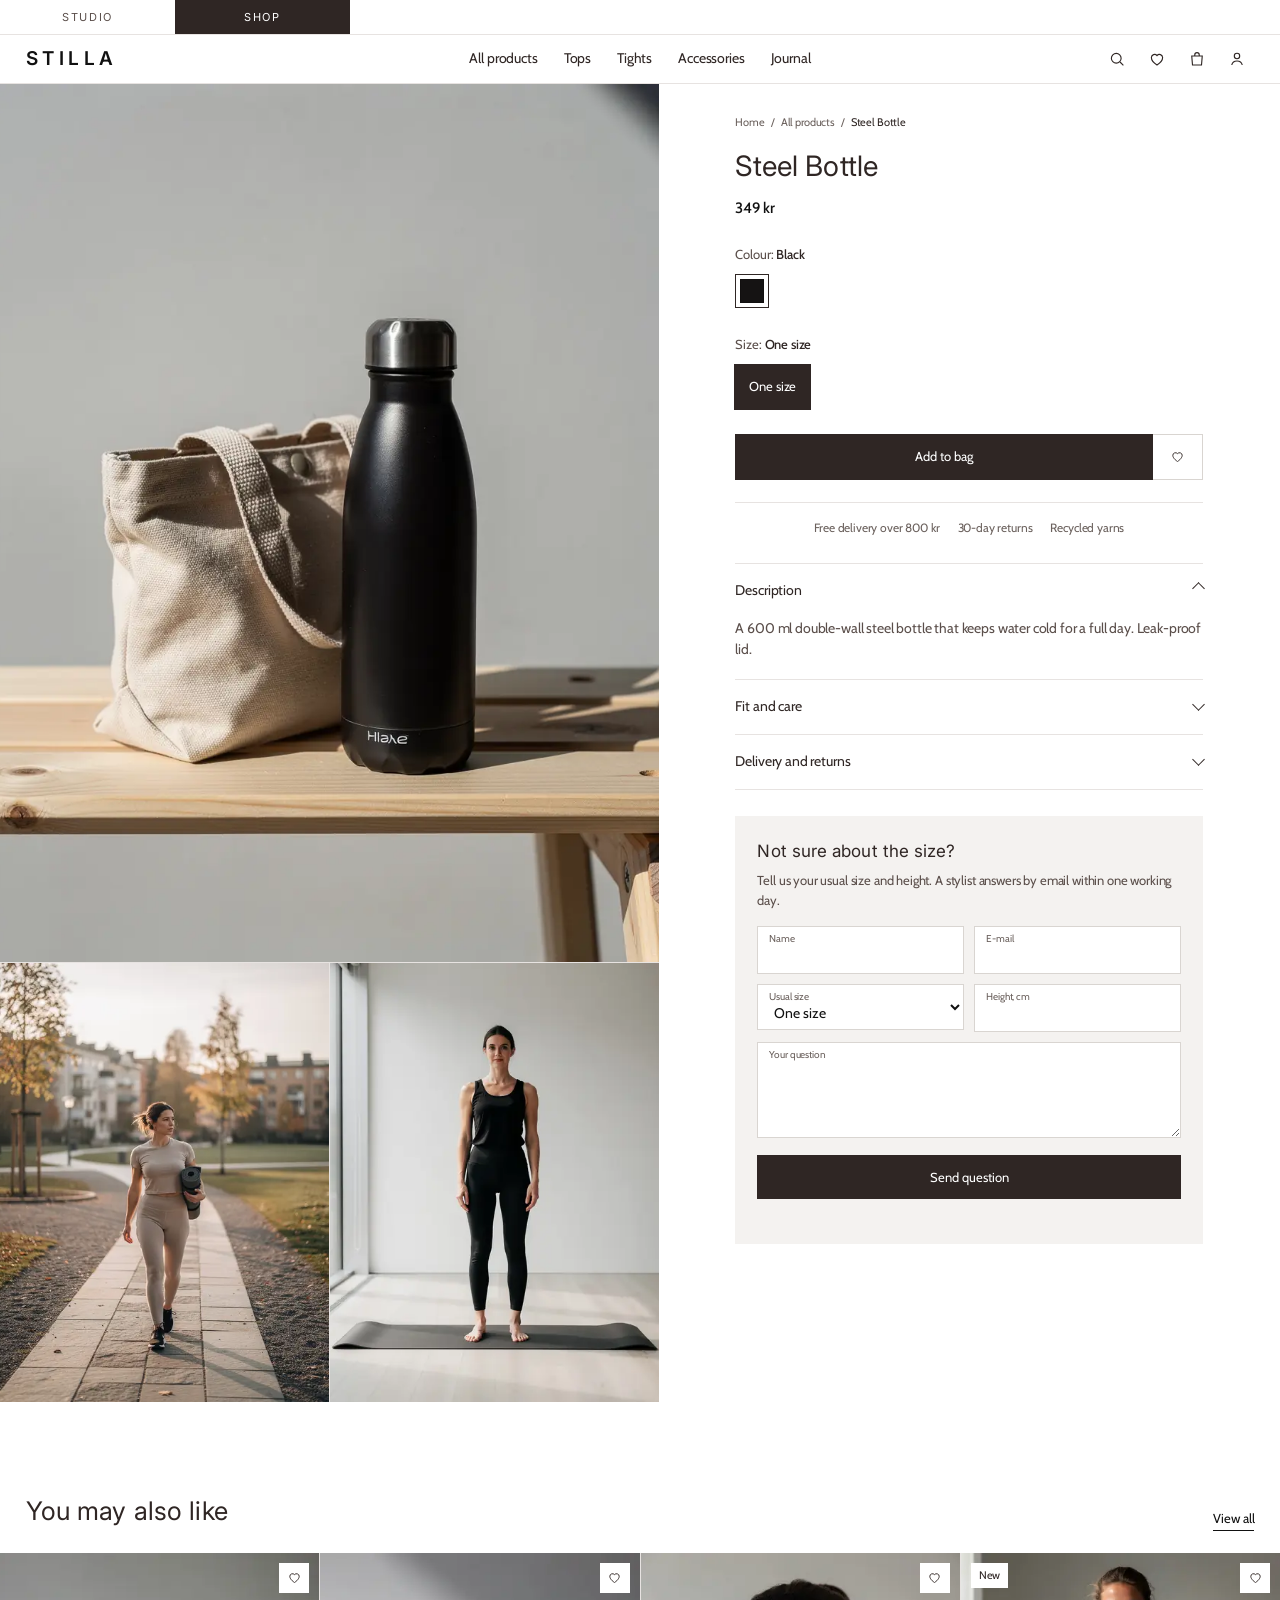
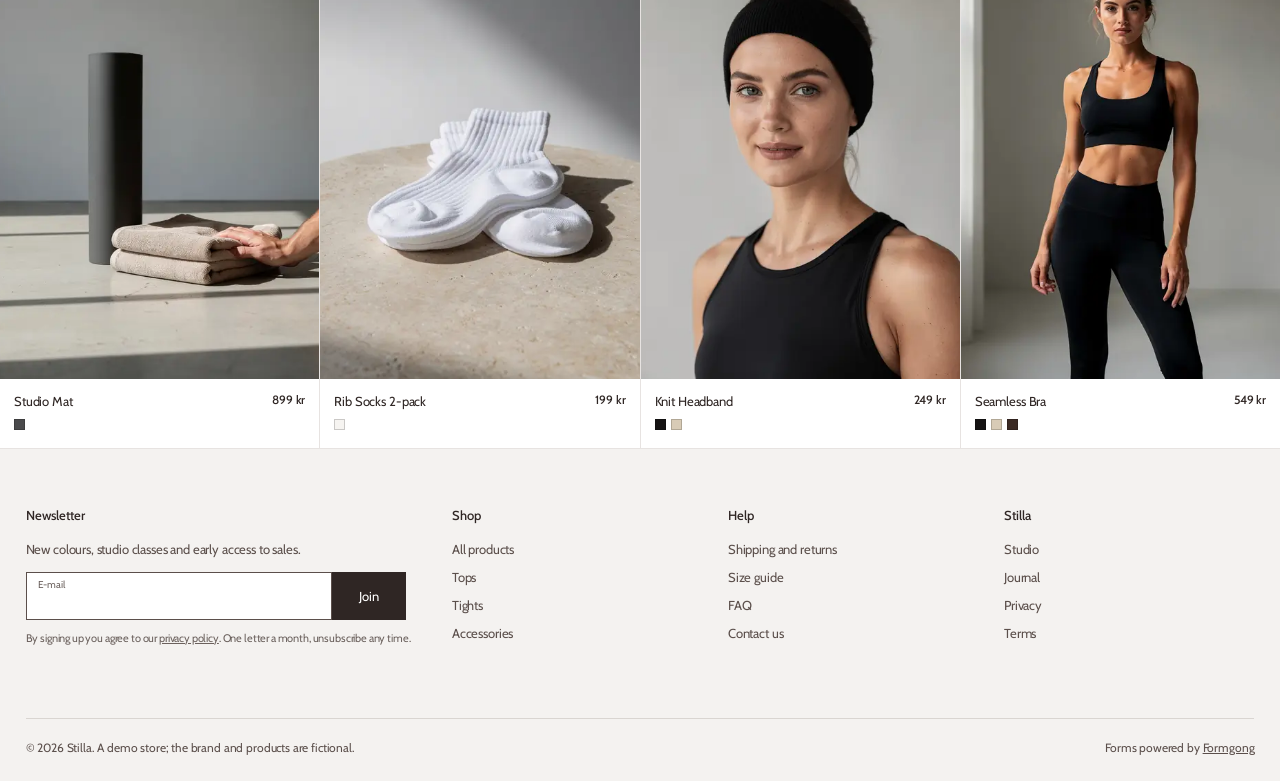
<file: products/steel-bottle/index.html>
<!doctype html>
<html lang="en">
<head>
<meta charset="utf-8">
<meta name="viewport" content="width=device-width, initial-scale=1">
<title>Steel Bottle, black | Stilla</title>
<meta name="description" content="A 600 ml double-wall steel bottle that keeps water cold for a full day. Leak-proof lid.">
<meta name="theme-color" content="#ffffff">
<link rel="icon" href="data:image/svg+xml,%3Csvg%20xmlns='http://www.w3.org/2000/svg'%20viewBox='0%200%2032%2032'%3E%3Crect%20width='32'%20height='32'%20fill='%232f2624'/%3E%3Cpath%20d='M10%2021c1.5%201.4%203.5%202%206%202%203%200%205-1.4%205-3.6%200-4.8-10.4-2.6-10.4-7.8C10.6%209.4%2012.6%208%2015.6%208c2%200%203.8.6%205%201.6'%20fill='none'%20stroke='%23fff'%20stroke-width='2.2'/%3E%3C/svg%3E">
<link rel="preconnect" href="https://fonts.googleapis.com">
<link rel="preconnect" href="https://fonts.gstatic.com" crossorigin>
<link rel="stylesheet" href="https://fonts.googleapis.com/css2?family=Cabin:wght@400;500&family=Inter:wght@400;600&display=swap">
<link rel="preload" as="image" href="../../img/p-bottle-960.webp" imagesrcset="../../img/p-bottle-480.webp 480w, ../../img/p-bottle-960.webp 960w, ../../img/p-bottle-1600.webp 1600w" imagesizes="100vw">
<link rel="stylesheet" href="../../assets/style.css">
<script>document.documentElement.classList.add("js")</script>
</head>
<body>
<a class="skip" href="#main">Skip to content</a>
<nav class="switch" aria-label="Site sections"><a href="../../index.html#studio">Studio</a><a href="../../collections/all/" aria-current="true">Shop</a></nav>
<header class="hdr">
  <div class="hdr-in">
    <button class="ico burger" type="button" aria-expanded="false" aria-controls="nav"><span class="sr">Menu</span><svg viewBox="0 0 24 24" aria-hidden="true"><path d="M4 7h16M4 12h16M4 17h16"/></svg></button>
    <a class="logo" href="../../index.html" aria-label="Stilla, home">STILLA</a>
    <nav class="nav" id="nav" aria-label="Main"><a href="../../collections/all/">All products</a><a href="../../collections/all/#tops">Tops</a><a href="../../collections/all/#tights">Tights</a><a href="../../collections/all/#accessories">Accessories</a><a href="../../index.html#journal">Journal</a></nav>
    <div class="icons">
      <a class="ico hide-m" href="../../collections/all/"><span class="sr">Search</span><svg viewBox="0 0 24 24" aria-hidden="true"><circle cx="11" cy="11" r="6.5"/><path d="m16 16 4.5 4.5"/></svg></a>
      <a class="ico hide-m" href="../../collections/all/"><span class="sr">Wishlist</span><svg viewBox="0 0 24 24" aria-hidden="true"><path d="M12 20s-7.5-4.6-7.5-10A4.3 4.3 0 0 1 12 7.4 4.3 4.3 0 0 1 19.5 10c0 5.4-7.5 10-7.5 10z"/></svg><span class="n" data-wish-count hidden>0</span></a>
      <a class="ico" href="../../collections/all/"><span class="sr">Bag</span><svg viewBox="0 0 24 24" aria-hidden="true"><path d="M5 8h14l-1 12H6z"/><path d="M9 8V6.5a3 3 0 0 1 6 0V8"/></svg><span class="n" data-bag-count hidden>0</span></a>
      <a class="ico hide-m" href="../../index.html#newsletter"><span class="sr">Account</span><svg viewBox="0 0 24 24" aria-hidden="true"><circle cx="12" cy="8" r="3.6"/><path d="M5 20c.8-3.6 3.6-5.4 7-5.4s6.2 1.8 7 5.4"/></svg></a>
    </div>
  </div>
</header>
<main id="main">
<div class="pdp">
  <div class="gal"><img src="../../img/p-bottle-960.webp" srcset="../../img/p-bottle-480.webp 480w, ../../img/p-bottle-960.webp 960w, ../../img/p-bottle-1600.webp 1600w" sizes="(max-width: 900px) 86vw, 52vw" width="896" height="1152" alt="Steel Bottle in black" fetchpriority="high"><img src="../../img/life-park-960.webp" srcset="../../img/life-park-480.webp 480w, ../../img/life-park-960.webp 960w, ../../img/life-park-1600.webp 1600w" sizes="(max-width: 900px) 86vw, 26vw" width="896" height="1152" alt="Steel Bottle, styled" loading="lazy" decoding="async"><img src="../../img/life-studio-960.webp" srcset="../../img/life-studio-480.webp 480w, ../../img/life-studio-960.webp 960w, ../../img/life-studio-1600.webp 1600w" sizes="(max-width: 900px) 86vw, 26vw" width="896" height="1152" alt="A woman standing on a yoga mat in a bright, empty studio" loading="lazy" decoding="async"></div>
  <div class="info"><div class="info-in">
    <nav class="crumbs" aria-label="Breadcrumb"><ol><li><a href="../../index.html">Home</a></li><li><a href="../../collections/all/">All products</a></li><li><span aria-current="page">Steel Bottle</span></li></ol></nav>
    <h1>Steel Bottle</h1>
    <p class="price">349 kr</p>
    <p class="opt-l">Colour: <b id="pc">Black</b></p>
    <div class="colors" role="radiogroup" aria-label="Colour" data-pick="pc"><label class="chip"><input type="radio" name="pick-color" value="Black" checked><span><i style="background:#151313"></i><span class="sr">black</span></span></label></div>
    <p class="opt-l">Size: <b id="ps">One size</b></p>
    <div class="sizes" role="radiogroup" aria-label="Size" data-pick="ps"><label class="chip"><input type="radio" name="pick-size" value="One size" checked><span>One size</span></label></div>
    <div class="buy"><button class="btn" type="button" data-add>Add to bag</button><button class="wish" type="button" data-wish="steel-bottle" aria-pressed="false"><span class="sr">Save to wishlist</span><svg viewBox="0 0 24 24" aria-hidden="true"><path d="M12 20s-7.5-4.6-7.5-10A4.3 4.3 0 0 1 12 7.4 4.3 4.3 0 0 1 19.5 10c0 5.4-7.5 10-7.5 10z"/></svg></button></div>
    <ul class="perks"><li>Free delivery over 800 kr</li><li>30-day returns</li><li>Recycled yarns</li></ul>
    <div class="acc">
      <details open><summary>Description</summary><p>A 600 ml double-wall steel bottle that keeps water cold for a full day. Leak-proof lid.</p></details>
      <details><summary>Fit and care</summary><p>True to size. Wash at 30 °C inside out and dry flat. No fabric softener.</p></details>
      <details><summary>Delivery and returns</summary><p>Ships within one working day. Free returns and size exchanges within 30 days.</p></details>
    </div>
    <section class="ask" id="ask" aria-labelledby="ask-h">
      <h2 id="ask-h">Not sure about the size?</h2>
      <p>Tell us your usual size and height. A stylist answers by email within one working day.</p>
      <!-- Formgong form. Replace fk_your_access_key with the access key from your Formgong dashboard. -->
      <form class="fg" action="https://formgong.com/submit" method="POST">
        <input type="hidden" name="access_key" value="fk_your_access_key">
        <input type="hidden" name="request" value="Size question">
        <input type="hidden" name="product" value="Steel Bottle (black)">
        <div class="fields">
          <div class="two"><div class="field"><label for="a-name">Name</label><input id="a-name" name="name" autocomplete="name" required></div>
          <div class="field"><label for="a-email">E-mail</label><input id="a-email" type="email" name="email" autocomplete="email" required></div></div>
          <div class="two"><div class="field"><label for="a-size">Usual size</label><select id="a-size" name="size"><option>One size</option></select></div>
          <div class="field"><label for="a-height">Height, cm</label><input id="a-height" name="height" inputmode="numeric" maxlength="3"></div></div>
          <div class="field"><label for="a-msg">Your question</label><textarea id="a-msg" name="message" required></textarea></div>
          <button class="btn" type="submit">Send question</button>
        </div>
        <p class="ok" tabindex="-1">Thanks. We will reply to your email within one working day.</p>
        <p class="status" role="status"></p>
      </form>
    </section>
  </div></div>
</div>
<div class="row-head"><h2>You may also like</h2><a class="link" href="../../collections/all/">View all</a></div>
<div class="grid"><article class="card" data-i="0" data-name="Studio Mat" data-cat="accessories" data-color="charcoal" data-size="one" data-price="899">
  <div class="ph"><img src="../../img/p-mat-960.webp" srcset="../../img/p-mat-480.webp 480w, ../../img/p-mat-960.webp 960w, ../../img/p-mat-1600.webp 1600w" sizes="(max-width: 900px) 50vw, 25vw" width="896" height="1152" alt="Studio Mat, charcoal" loading="lazy" decoding="async"><img class="alt" src="../../img/life-studio-960.webp" srcset="../../img/life-studio-480.webp 480w, ../../img/life-studio-960.webp 960w, ../../img/life-studio-1600.webp 1600w" sizes="(max-width: 900px) 50vw, 25vw" width="896" height="1152" alt="" loading="lazy" decoding="async">
    
    <button class="wish" type="button" data-wish="studio-mat" aria-pressed="false"><span class="sr">Save Studio Mat to wishlist</span><svg viewBox="0 0 24 24" aria-hidden="true"><path d="M12 20s-7.5-4.6-7.5-10A4.3 4.3 0 0 1 12 7.4 4.3 4.3 0 0 1 19.5 10c0 5.4-7.5 10-7.5 10z"/></svg></button>
    <button class="quick" type="button">Quick add</button>
  </div>
  <div class="meta"><h3><a href="../../products/studio-mat/">Studio Mat</a></h3><p class="price" style="margin:0">899 kr</p><span class="sw"><span class="sr">Colours: charcoal</span><i style="background:#4a4a4c" title="charcoal"></i></span></div>
</article><article class="card" data-i="1" data-name="Rib Socks 2-pack" data-cat="accessories" data-color="white" data-size="36-38 39-41 42-44" data-price="199">
  <div class="ph"><img src="../../img/p-socks-960.webp" srcset="../../img/p-socks-480.webp 480w, ../../img/p-socks-960.webp 960w, ../../img/p-socks-1600.webp 1600w" sizes="(max-width: 900px) 50vw, 25vw" width="896" height="1152" alt="Rib Socks 2-pack, white" loading="lazy" decoding="async"><img class="alt" src="../../img/p-shorts-960.webp" srcset="../../img/p-shorts-480.webp 480w, ../../img/p-shorts-960.webp 960w, ../../img/p-shorts-1600.webp 1600w" sizes="(max-width: 900px) 50vw, 25vw" width="896" height="1152" alt="" loading="lazy" decoding="async">
    
    <button class="wish" type="button" data-wish="rib-socks-2-pack" aria-pressed="false"><span class="sr">Save Rib Socks 2-pack to wishlist</span><svg viewBox="0 0 24 24" aria-hidden="true"><path d="M12 20s-7.5-4.6-7.5-10A4.3 4.3 0 0 1 12 7.4 4.3 4.3 0 0 1 19.5 10c0 5.4-7.5 10-7.5 10z"/></svg></button>
    <button class="quick" type="button">Quick add</button>
  </div>
  <div class="meta"><h3><a href="../../products/rib-socks-2-pack/">Rib Socks 2-pack</a></h3><p class="price" style="margin:0">199 kr</p><span class="sw"><span class="sr">Colours: white</span><i style="background:#f6f4f1" title="white"></i></span></div>
</article><article class="card" data-i="2" data-name="Knit Headband" data-cat="accessories" data-color="black oat" data-size="one" data-price="249">
  <div class="ph"><img src="../../img/p-headband-960.webp" srcset="../../img/p-headband-480.webp 480w, ../../img/p-headband-960.webp 960w, ../../img/p-headband-1600.webp 1600w" sizes="(max-width: 900px) 50vw, 25vw" width="896" height="1152" alt="Knit Headband, black" loading="lazy" decoding="async"><img class="alt" src="../../img/p-bra-black-960.webp" srcset="../../img/p-bra-black-480.webp 480w, ../../img/p-bra-black-960.webp 960w, ../../img/p-bra-black-1600.webp 1600w" sizes="(max-width: 900px) 50vw, 25vw" width="896" height="1152" alt="" loading="lazy" decoding="async">
    
    <button class="wish" type="button" data-wish="knit-headband" aria-pressed="false"><span class="sr">Save Knit Headband to wishlist</span><svg viewBox="0 0 24 24" aria-hidden="true"><path d="M12 20s-7.5-4.6-7.5-10A4.3 4.3 0 0 1 12 7.4 4.3 4.3 0 0 1 19.5 10c0 5.4-7.5 10-7.5 10z"/></svg></button>
    <button class="quick" type="button">Quick add</button>
  </div>
  <div class="meta"><h3><a href="../../products/knit-headband/">Knit Headband</a></h3><p class="price" style="margin:0">249 kr</p><span class="sw"><span class="sr">Colours: black, oat</span><i style="background:#151313" title="black"></i><i style="background:#d8cbb6" title="oat"></i></span></div>
</article><article class="card" data-i="3" data-name="Seamless Bra" data-cat="tops" data-color="black oat espresso" data-size="XS S M L XL" data-price="549">
  <div class="ph"><img src="../../img/p-bra-black-960.webp" srcset="../../img/p-bra-black-480.webp 480w, ../../img/p-bra-black-960.webp 960w, ../../img/p-bra-black-1600.webp 1600w" sizes="(max-width: 900px) 50vw, 25vw" width="896" height="1152" alt="Seamless Bra, black" loading="lazy" decoding="async"><img class="alt" src="../../img/p-headband-960.webp" srcset="../../img/p-headband-480.webp 480w, ../../img/p-headband-960.webp 960w, ../../img/p-headband-1600.webp 1600w" sizes="(max-width: 900px) 50vw, 25vw" width="896" height="1152" alt="" loading="lazy" decoding="async">
    <span class="badge">New</span>
    <button class="wish" type="button" data-wish="seamless-bra-black" aria-pressed="false"><span class="sr">Save Seamless Bra to wishlist</span><svg viewBox="0 0 24 24" aria-hidden="true"><path d="M12 20s-7.5-4.6-7.5-10A4.3 4.3 0 0 1 12 7.4 4.3 4.3 0 0 1 19.5 10c0 5.4-7.5 10-7.5 10z"/></svg></button>
    <button class="quick" type="button">Quick add</button>
  </div>
  <div class="meta"><h3><a href="../../products/seamless-bra-black/">Seamless Bra</a></h3><p class="price" style="margin:0">549 kr</p><span class="sw"><span class="sr">Colours: black, oat, espresso</span><i style="background:#151313" title="black"></i><i style="background:#d8cbb6" title="oat"></i><i style="background:#3b2a24" title="espresso"></i></span></div>
</article></div>
</main>
<footer class="foot">
  <div class="foot-grid">
    <div>
      <h2>Newsletter</h2>
      <p>New colours, studio classes and early access to sales.</p>
      <!-- Formgong form. Replace fk_your_access_key with the access key from your Formgong dashboard. -->
<form class="fg inline-wrap" action="https://formgong.com/submit" method="POST">
  <input type="hidden" name="access_key" value="fk_your_access_key">
  <input type="hidden" name="request" value="Newsletter">
  <div class="fields">
    <div class="inline"><div class="field"><label for="foot-email">E-mail</label><input id="foot-email" type="email" name="email" autocomplete="email" required></div><button class="btn" type="submit">Join</button></div>
    <p class="note">By signing up you agree to our <a href="../../index.html#privacy">privacy policy</a>. One letter a month, unsubscribe any time.</p>
  </div>
  <p class="ok" tabindex="-1">Thank you. Your first letter is on its way.</p>
  <p class="status" role="status"></p>
</form>
    </div>
    <div><h2>Shop</h2><ul><li><a href="../../collections/all/">All products</a></li><li><a href="../../collections/all/#tops">Tops</a></li><li><a href="../../collections/all/#tights">Tights</a></li><li><a href="../../collections/all/#accessories">Accessories</a></li></ul></div>
    <div><h2>Help</h2><ul><li><a href="../../index.html#faq">Shipping and returns</a></li><li><a href="../../products/seamless-bra-black/#ask">Size guide</a></li><li><a href="../../index.html#faq">FAQ</a></li><li><a href="../../products/seamless-bra-black/#ask">Contact us</a></li></ul></div>
    <div><h2>Stilla</h2><ul><li><a href="../../index.html#studio">Studio</a></li><li><a href="../../index.html#journal">Journal</a></li><li><a href="../../index.html#privacy">Privacy</a></li><li><a href="../../index.html#faq">Terms</a></li></ul></div>
  </div>
  <div class="foot-bottom"><span>© 2026 Stilla. A demo store; the brand and products are fictional.</span><span>Forms powered by <a href="https://formgong.com" rel="noopener">Formgong</a></span></div>
</footer>
<p class="toast" role="status" aria-live="polite"></p>
<script src="../../assets/app.js" defer></script>
</body>
</html>
</file>
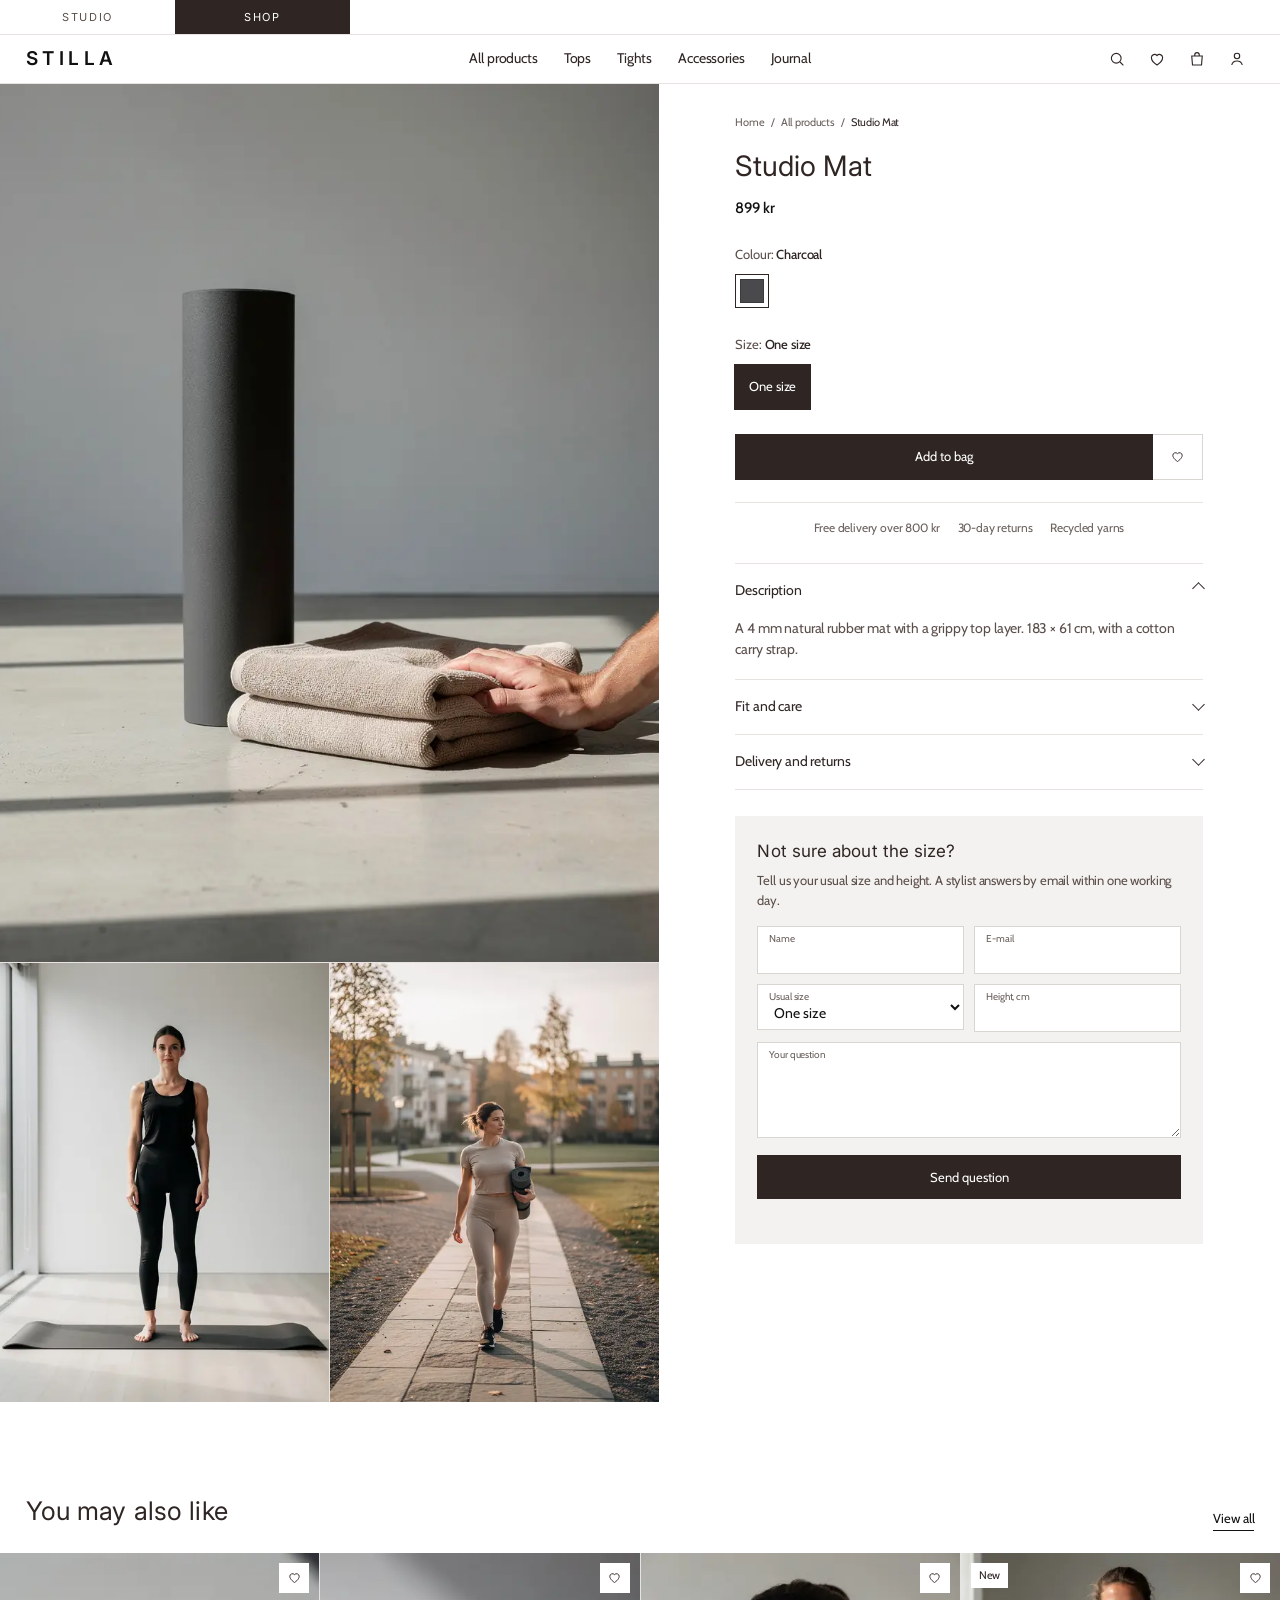
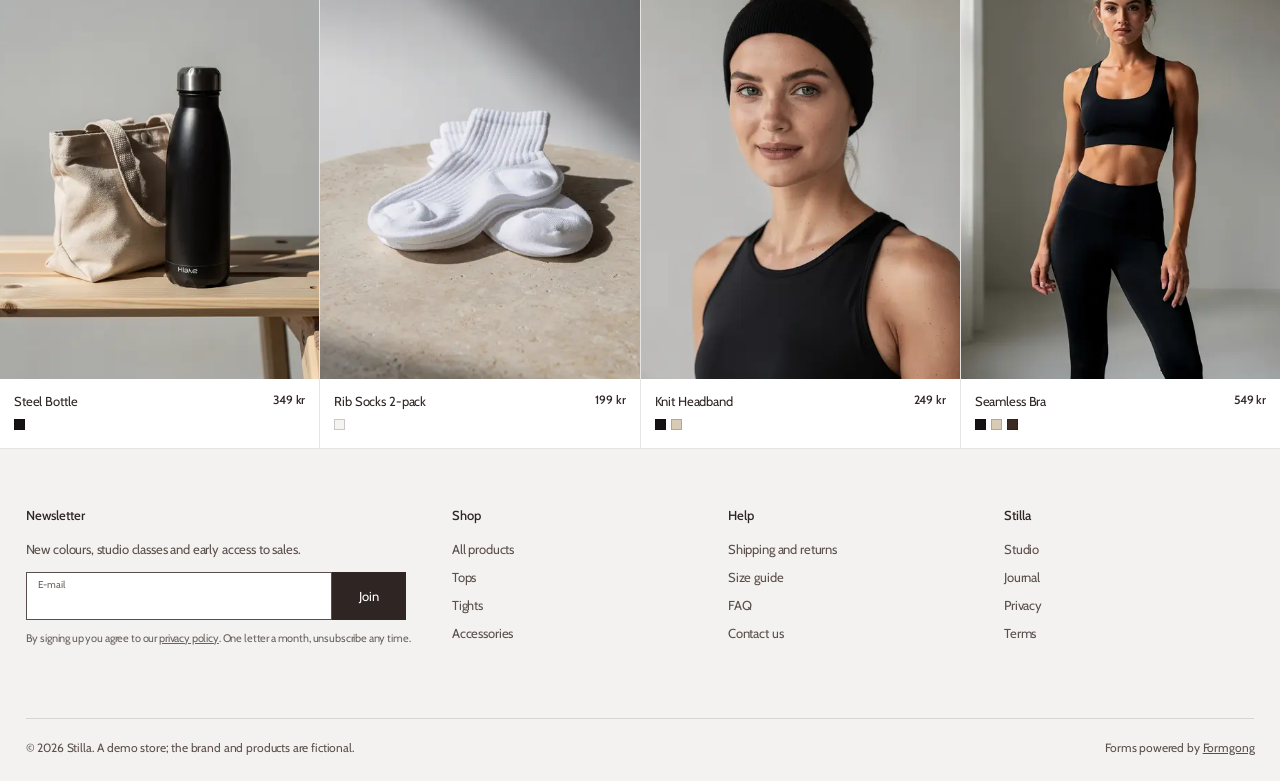
<file: products/studio-mat/index.html>
<!doctype html>
<html lang="en">
<head>
<meta charset="utf-8">
<meta name="viewport" content="width=device-width, initial-scale=1">
<title>Studio Mat, charcoal | Stilla</title>
<meta name="description" content="A 4 mm natural rubber mat with a grippy top layer. 183 × 61 cm, with a cotton carry strap.">
<meta name="theme-color" content="#ffffff">
<link rel="icon" href="data:image/svg+xml,%3Csvg%20xmlns='http://www.w3.org/2000/svg'%20viewBox='0%200%2032%2032'%3E%3Crect%20width='32'%20height='32'%20fill='%232f2624'/%3E%3Cpath%20d='M10%2021c1.5%201.4%203.5%202%206%202%203%200%205-1.4%205-3.6%200-4.8-10.4-2.6-10.4-7.8C10.6%209.4%2012.6%208%2015.6%208c2%200%203.8.6%205%201.6'%20fill='none'%20stroke='%23fff'%20stroke-width='2.2'/%3E%3C/svg%3E">
<link rel="preconnect" href="https://fonts.googleapis.com">
<link rel="preconnect" href="https://fonts.gstatic.com" crossorigin>
<link rel="stylesheet" href="https://fonts.googleapis.com/css2?family=Cabin:wght@400;500&family=Inter:wght@400;600&display=swap">
<link rel="preload" as="image" href="../../img/p-mat-960.webp" imagesrcset="../../img/p-mat-480.webp 480w, ../../img/p-mat-960.webp 960w, ../../img/p-mat-1600.webp 1600w" imagesizes="100vw">
<link rel="stylesheet" href="../../assets/style.css">
<script>document.documentElement.classList.add("js")</script>
</head>
<body>
<a class="skip" href="#main">Skip to content</a>
<nav class="switch" aria-label="Site sections"><a href="../../index.html#studio">Studio</a><a href="../../collections/all/" aria-current="true">Shop</a></nav>
<header class="hdr">
  <div class="hdr-in">
    <button class="ico burger" type="button" aria-expanded="false" aria-controls="nav"><span class="sr">Menu</span><svg viewBox="0 0 24 24" aria-hidden="true"><path d="M4 7h16M4 12h16M4 17h16"/></svg></button>
    <a class="logo" href="../../index.html" aria-label="Stilla, home">STILLA</a>
    <nav class="nav" id="nav" aria-label="Main"><a href="../../collections/all/">All products</a><a href="../../collections/all/#tops">Tops</a><a href="../../collections/all/#tights">Tights</a><a href="../../collections/all/#accessories">Accessories</a><a href="../../index.html#journal">Journal</a></nav>
    <div class="icons">
      <a class="ico hide-m" href="../../collections/all/"><span class="sr">Search</span><svg viewBox="0 0 24 24" aria-hidden="true"><circle cx="11" cy="11" r="6.5"/><path d="m16 16 4.5 4.5"/></svg></a>
      <a class="ico hide-m" href="../../collections/all/"><span class="sr">Wishlist</span><svg viewBox="0 0 24 24" aria-hidden="true"><path d="M12 20s-7.5-4.6-7.5-10A4.3 4.3 0 0 1 12 7.4 4.3 4.3 0 0 1 19.5 10c0 5.4-7.5 10-7.5 10z"/></svg><span class="n" data-wish-count hidden>0</span></a>
      <a class="ico" href="../../collections/all/"><span class="sr">Bag</span><svg viewBox="0 0 24 24" aria-hidden="true"><path d="M5 8h14l-1 12H6z"/><path d="M9 8V6.5a3 3 0 0 1 6 0V8"/></svg><span class="n" data-bag-count hidden>0</span></a>
      <a class="ico hide-m" href="../../index.html#newsletter"><span class="sr">Account</span><svg viewBox="0 0 24 24" aria-hidden="true"><circle cx="12" cy="8" r="3.6"/><path d="M5 20c.8-3.6 3.6-5.4 7-5.4s6.2 1.8 7 5.4"/></svg></a>
    </div>
  </div>
</header>
<main id="main">
<div class="pdp">
  <div class="gal"><img src="../../img/p-mat-960.webp" srcset="../../img/p-mat-480.webp 480w, ../../img/p-mat-960.webp 960w, ../../img/p-mat-1600.webp 1600w" sizes="(max-width: 900px) 86vw, 52vw" width="896" height="1152" alt="Studio Mat in charcoal" fetchpriority="high"><img src="../../img/life-studio-960.webp" srcset="../../img/life-studio-480.webp 480w, ../../img/life-studio-960.webp 960w, ../../img/life-studio-1600.webp 1600w" sizes="(max-width: 900px) 86vw, 26vw" width="896" height="1152" alt="Studio Mat, styled" loading="lazy" decoding="async"><img src="../../img/life-park-960.webp" srcset="../../img/life-park-480.webp 480w, ../../img/life-park-960.webp 960w, ../../img/life-park-1600.webp 1600w" sizes="(max-width: 900px) 86vw, 26vw" width="896" height="1152" alt="A woman in oat activewear walking through a park with a yoga mat" loading="lazy" decoding="async"></div>
  <div class="info"><div class="info-in">
    <nav class="crumbs" aria-label="Breadcrumb"><ol><li><a href="../../index.html">Home</a></li><li><a href="../../collections/all/">All products</a></li><li><span aria-current="page">Studio Mat</span></li></ol></nav>
    <h1>Studio Mat</h1>
    <p class="price">899 kr</p>
    <p class="opt-l">Colour: <b id="pc">Charcoal</b></p>
    <div class="colors" role="radiogroup" aria-label="Colour" data-pick="pc"><label class="chip"><input type="radio" name="pick-color" value="Charcoal" checked><span><i style="background:#4a4a4c"></i><span class="sr">charcoal</span></span></label></div>
    <p class="opt-l">Size: <b id="ps">One size</b></p>
    <div class="sizes" role="radiogroup" aria-label="Size" data-pick="ps"><label class="chip"><input type="radio" name="pick-size" value="One size" checked><span>One size</span></label></div>
    <div class="buy"><button class="btn" type="button" data-add>Add to bag</button><button class="wish" type="button" data-wish="studio-mat" aria-pressed="false"><span class="sr">Save to wishlist</span><svg viewBox="0 0 24 24" aria-hidden="true"><path d="M12 20s-7.5-4.6-7.5-10A4.3 4.3 0 0 1 12 7.4 4.3 4.3 0 0 1 19.5 10c0 5.4-7.5 10-7.5 10z"/></svg></button></div>
    <ul class="perks"><li>Free delivery over 800 kr</li><li>30-day returns</li><li>Recycled yarns</li></ul>
    <div class="acc">
      <details open><summary>Description</summary><p>A 4 mm natural rubber mat with a grippy top layer. 183 × 61 cm, with a cotton carry strap.</p></details>
      <details><summary>Fit and care</summary><p>True to size. Wash at 30 °C inside out and dry flat. No fabric softener.</p></details>
      <details><summary>Delivery and returns</summary><p>Ships within one working day. Free returns and size exchanges within 30 days.</p></details>
    </div>
    <section class="ask" id="ask" aria-labelledby="ask-h">
      <h2 id="ask-h">Not sure about the size?</h2>
      <p>Tell us your usual size and height. A stylist answers by email within one working day.</p>
      <!-- Formgong form. Replace fk_your_access_key with the access key from your Formgong dashboard. -->
      <form class="fg" action="https://formgong.com/submit" method="POST">
        <input type="hidden" name="access_key" value="fk_your_access_key">
        <input type="hidden" name="request" value="Size question">
        <input type="hidden" name="product" value="Studio Mat (charcoal)">
        <div class="fields">
          <div class="two"><div class="field"><label for="a-name">Name</label><input id="a-name" name="name" autocomplete="name" required></div>
          <div class="field"><label for="a-email">E-mail</label><input id="a-email" type="email" name="email" autocomplete="email" required></div></div>
          <div class="two"><div class="field"><label for="a-size">Usual size</label><select id="a-size" name="size"><option>One size</option></select></div>
          <div class="field"><label for="a-height">Height, cm</label><input id="a-height" name="height" inputmode="numeric" maxlength="3"></div></div>
          <div class="field"><label for="a-msg">Your question</label><textarea id="a-msg" name="message" required></textarea></div>
          <button class="btn" type="submit">Send question</button>
        </div>
        <p class="ok" tabindex="-1">Thanks. We will reply to your email within one working day.</p>
        <p class="status" role="status"></p>
      </form>
    </section>
  </div></div>
</div>
<div class="row-head"><h2>You may also like</h2><a class="link" href="../../collections/all/">View all</a></div>
<div class="grid"><article class="card" data-i="0" data-name="Steel Bottle" data-cat="accessories" data-color="black" data-size="one" data-price="349">
  <div class="ph"><img src="../../img/p-bottle-960.webp" srcset="../../img/p-bottle-480.webp 480w, ../../img/p-bottle-960.webp 960w, ../../img/p-bottle-1600.webp 1600w" sizes="(max-width: 900px) 50vw, 25vw" width="896" height="1152" alt="Steel Bottle, black" loading="lazy" decoding="async"><img class="alt" src="../../img/life-park-960.webp" srcset="../../img/life-park-480.webp 480w, ../../img/life-park-960.webp 960w, ../../img/life-park-1600.webp 1600w" sizes="(max-width: 900px) 50vw, 25vw" width="896" height="1152" alt="" loading="lazy" decoding="async">
    
    <button class="wish" type="button" data-wish="steel-bottle" aria-pressed="false"><span class="sr">Save Steel Bottle to wishlist</span><svg viewBox="0 0 24 24" aria-hidden="true"><path d="M12 20s-7.5-4.6-7.5-10A4.3 4.3 0 0 1 12 7.4 4.3 4.3 0 0 1 19.5 10c0 5.4-7.5 10-7.5 10z"/></svg></button>
    <button class="quick" type="button">Quick add</button>
  </div>
  <div class="meta"><h3><a href="../../products/steel-bottle/">Steel Bottle</a></h3><p class="price" style="margin:0">349 kr</p><span class="sw"><span class="sr">Colours: black</span><i style="background:#151313" title="black"></i></span></div>
</article><article class="card" data-i="1" data-name="Rib Socks 2-pack" data-cat="accessories" data-color="white" data-size="36-38 39-41 42-44" data-price="199">
  <div class="ph"><img src="../../img/p-socks-960.webp" srcset="../../img/p-socks-480.webp 480w, ../../img/p-socks-960.webp 960w, ../../img/p-socks-1600.webp 1600w" sizes="(max-width: 900px) 50vw, 25vw" width="896" height="1152" alt="Rib Socks 2-pack, white" loading="lazy" decoding="async"><img class="alt" src="../../img/p-shorts-960.webp" srcset="../../img/p-shorts-480.webp 480w, ../../img/p-shorts-960.webp 960w, ../../img/p-shorts-1600.webp 1600w" sizes="(max-width: 900px) 50vw, 25vw" width="896" height="1152" alt="" loading="lazy" decoding="async">
    
    <button class="wish" type="button" data-wish="rib-socks-2-pack" aria-pressed="false"><span class="sr">Save Rib Socks 2-pack to wishlist</span><svg viewBox="0 0 24 24" aria-hidden="true"><path d="M12 20s-7.5-4.6-7.5-10A4.3 4.3 0 0 1 12 7.4 4.3 4.3 0 0 1 19.5 10c0 5.4-7.5 10-7.5 10z"/></svg></button>
    <button class="quick" type="button">Quick add</button>
  </div>
  <div class="meta"><h3><a href="../../products/rib-socks-2-pack/">Rib Socks 2-pack</a></h3><p class="price" style="margin:0">199 kr</p><span class="sw"><span class="sr">Colours: white</span><i style="background:#f6f4f1" title="white"></i></span></div>
</article><article class="card" data-i="2" data-name="Knit Headband" data-cat="accessories" data-color="black oat" data-size="one" data-price="249">
  <div class="ph"><img src="../../img/p-headband-960.webp" srcset="../../img/p-headband-480.webp 480w, ../../img/p-headband-960.webp 960w, ../../img/p-headband-1600.webp 1600w" sizes="(max-width: 900px) 50vw, 25vw" width="896" height="1152" alt="Knit Headband, black" loading="lazy" decoding="async"><img class="alt" src="../../img/p-bra-black-960.webp" srcset="../../img/p-bra-black-480.webp 480w, ../../img/p-bra-black-960.webp 960w, ../../img/p-bra-black-1600.webp 1600w" sizes="(max-width: 900px) 50vw, 25vw" width="896" height="1152" alt="" loading="lazy" decoding="async">
    
    <button class="wish" type="button" data-wish="knit-headband" aria-pressed="false"><span class="sr">Save Knit Headband to wishlist</span><svg viewBox="0 0 24 24" aria-hidden="true"><path d="M12 20s-7.5-4.6-7.5-10A4.3 4.3 0 0 1 12 7.4 4.3 4.3 0 0 1 19.5 10c0 5.4-7.5 10-7.5 10z"/></svg></button>
    <button class="quick" type="button">Quick add</button>
  </div>
  <div class="meta"><h3><a href="../../products/knit-headband/">Knit Headband</a></h3><p class="price" style="margin:0">249 kr</p><span class="sw"><span class="sr">Colours: black, oat</span><i style="background:#151313" title="black"></i><i style="background:#d8cbb6" title="oat"></i></span></div>
</article><article class="card" data-i="3" data-name="Seamless Bra" data-cat="tops" data-color="black oat espresso" data-size="XS S M L XL" data-price="549">
  <div class="ph"><img src="../../img/p-bra-black-960.webp" srcset="../../img/p-bra-black-480.webp 480w, ../../img/p-bra-black-960.webp 960w, ../../img/p-bra-black-1600.webp 1600w" sizes="(max-width: 900px) 50vw, 25vw" width="896" height="1152" alt="Seamless Bra, black" loading="lazy" decoding="async"><img class="alt" src="../../img/p-headband-960.webp" srcset="../../img/p-headband-480.webp 480w, ../../img/p-headband-960.webp 960w, ../../img/p-headband-1600.webp 1600w" sizes="(max-width: 900px) 50vw, 25vw" width="896" height="1152" alt="" loading="lazy" decoding="async">
    <span class="badge">New</span>
    <button class="wish" type="button" data-wish="seamless-bra-black" aria-pressed="false"><span class="sr">Save Seamless Bra to wishlist</span><svg viewBox="0 0 24 24" aria-hidden="true"><path d="M12 20s-7.5-4.6-7.5-10A4.3 4.3 0 0 1 12 7.4 4.3 4.3 0 0 1 19.5 10c0 5.4-7.5 10-7.5 10z"/></svg></button>
    <button class="quick" type="button">Quick add</button>
  </div>
  <div class="meta"><h3><a href="../../products/seamless-bra-black/">Seamless Bra</a></h3><p class="price" style="margin:0">549 kr</p><span class="sw"><span class="sr">Colours: black, oat, espresso</span><i style="background:#151313" title="black"></i><i style="background:#d8cbb6" title="oat"></i><i style="background:#3b2a24" title="espresso"></i></span></div>
</article></div>
</main>
<footer class="foot">
  <div class="foot-grid">
    <div>
      <h2>Newsletter</h2>
      <p>New colours, studio classes and early access to sales.</p>
      <!-- Formgong form. Replace fk_your_access_key with the access key from your Formgong dashboard. -->
<form class="fg inline-wrap" action="https://formgong.com/submit" method="POST">
  <input type="hidden" name="access_key" value="fk_your_access_key">
  <input type="hidden" name="request" value="Newsletter">
  <div class="fields">
    <div class="inline"><div class="field"><label for="foot-email">E-mail</label><input id="foot-email" type="email" name="email" autocomplete="email" required></div><button class="btn" type="submit">Join</button></div>
    <p class="note">By signing up you agree to our <a href="../../index.html#privacy">privacy policy</a>. One letter a month, unsubscribe any time.</p>
  </div>
  <p class="ok" tabindex="-1">Thank you. Your first letter is on its way.</p>
  <p class="status" role="status"></p>
</form>
    </div>
    <div><h2>Shop</h2><ul><li><a href="../../collections/all/">All products</a></li><li><a href="../../collections/all/#tops">Tops</a></li><li><a href="../../collections/all/#tights">Tights</a></li><li><a href="../../collections/all/#accessories">Accessories</a></li></ul></div>
    <div><h2>Help</h2><ul><li><a href="../../index.html#faq">Shipping and returns</a></li><li><a href="../../products/seamless-bra-black/#ask">Size guide</a></li><li><a href="../../index.html#faq">FAQ</a></li><li><a href="../../products/seamless-bra-black/#ask">Contact us</a></li></ul></div>
    <div><h2>Stilla</h2><ul><li><a href="../../index.html#studio">Studio</a></li><li><a href="../../index.html#journal">Journal</a></li><li><a href="../../index.html#privacy">Privacy</a></li><li><a href="../../index.html#faq">Terms</a></li></ul></div>
  </div>
  <div class="foot-bottom"><span>© 2026 Stilla. A demo store; the brand and products are fictional.</span><span>Forms powered by <a href="https://formgong.com" rel="noopener">Formgong</a></span></div>
</footer>
<p class="toast" role="status" aria-live="polite"></p>
<script src="../../assets/app.js" defer></script>
</body>
</html>
</file>
<file: assets/style.css>
/* Stilla: colours and type. Change these first. */
:root{
  --ink:#2f2624;--ink-2:#5b4f4b;--muted:#6b615d;--line:#e7e3e1;--paper:#fff;--mist:#f4f2f0;--stone:#d9d5d1;
  --accent:#2f2624;--gut:clamp(16px,2vw,28px);
  --head:"Inter",system-ui,-apple-system,"Segoe UI",sans-serif;--body:"Cabin",system-ui,-apple-system,"Segoe UI",sans-serif;
}
*{box-sizing:border-box}
html{-webkit-text-size-adjust:100%}
body{margin:0;background:var(--paper);color:#111;font-family:var(--body);font-size:15px;line-height:1.55;letter-spacing:-.01em;-webkit-font-smoothing:antialiased}
a{color:inherit;text-decoration:none}
img{display:block;max-width:100%;height:auto}
button,input,select,textarea{font:inherit;color:inherit}
h1,h2,h3{font-family:var(--head);font-weight:400;color:var(--ink);letter-spacing:.005em;margin:0}
.sr{position:absolute;width:1px;height:1px;overflow:hidden;clip-path:inset(50%);white-space:nowrap}
.skip{position:absolute;left:12px;top:-60px;z-index:60;padding:10px 14px;background:var(--ink);color:#fff}
.skip:focus{top:12px}
:focus-visible{outline:2px solid var(--ink);outline-offset:2px}

/* Top switch + header */
.switch{display:flex;border-bottom:1px solid var(--line);font-family:var(--head);font-size:11px;letter-spacing:.14em;text-transform:uppercase}
.switch a{width:175px;max-width:50%;text-align:center;padding:9px 0 8px;color:var(--ink-2)}
.switch a[aria-current]{background:var(--ink);color:#fff}
.hdr{position:sticky;top:0;z-index:40;background:#fff;border-bottom:1px solid var(--line)}
.hdr-in{display:grid;grid-template-columns:1fr auto 1fr;align-items:center;height:48px;padding:0 var(--gut)}
.logo{font-family:var(--head);font-weight:600;font-size:19px;letter-spacing:.24em;color:#111}
.nav{display:flex;gap:26px;font-size:14px;color:var(--ink)}
.nav a{padding:6px 0;border-bottom:1px solid transparent}
.nav a:hover,.nav a[aria-current]{border-color:currentColor}
.icons{display:flex;justify-content:flex-end;gap:6px}
.ico{display:grid;place-items:center;width:34px;height:34px;background:none;border:0;cursor:pointer;color:var(--ink);position:relative}
.ico svg{width:18px;height:18px;fill:none;stroke:currentColor;stroke-width:1.5}
.ico .n{position:absolute;top:3px;right:2px;font-size:9px;min-width:14px;height:14px;line-height:14px;border-radius:7px;background:var(--ink);color:#fff;text-align:center}
.burger{display:none}
@media (max-width:900px){
  .hdr-in{grid-template-columns:auto 1fr auto}
  .logo{justify-self:center}
  .burger{display:grid}
  .nav{position:fixed;inset:85px 0 auto 0;flex-direction:column;gap:0;background:#fff;border-bottom:1px solid var(--line);padding:8px var(--gut) 18px;font-size:17px;transform:translateY(-8px);opacity:0;visibility:hidden;transition:.2s}
  .nav a{padding:12px 0;border-bottom:1px solid var(--line)}
  .nav.open{opacity:1;visibility:visible;transform:none}
  .icons .hide-m{display:none}
}

/* Buttons */
.btn{display:inline-flex;align-items:center;justify-content:center;gap:8px;min-height:44px;padding:0 26px;font-size:13px;background:var(--ink);color:#fff;border:1px solid var(--ink);cursor:pointer;transition:background .2s,color .2s}
.btn:hover{background:#1a1413}
.btn.ghost{background:transparent;color:var(--ink)}
.btn.ghost:hover{background:var(--ink);color:#fff}
.btn.light{background:#fff;color:var(--ink);border-color:#fff}
.link{font-size:13px;border-bottom:1px solid currentColor;padding-bottom:2px}

/* Home */
.hero{position:relative;height:min(86vh,820px);min-height:520px;overflow:hidden;background:var(--mist)}
.hero img{position:absolute;inset:0;width:100%;height:100%;object-fit:cover;object-position:24% 50%}
.hero::after{content:"";position:absolute;inset:0;background:linear-gradient(0deg,rgba(20,14,12,.5),rgba(20,14,12,0) 55%)}
@media (min-width:901px){.hero .hero-tx{left:auto;right:calc(var(--gut) + 4vw);max-width:520px}}
.hero-tx{position:absolute;z-index:1;left:var(--gut);bottom:clamp(40px,8vh,90px);color:#fff;max-width:560px}
.hero-tx p{margin:0 0 10px;font-size:12px;letter-spacing:.16em;text-transform:uppercase}
.hero-tx h1{color:#fff;font-size:clamp(34px,5vw,62px);line-height:1.05;margin-bottom:26px}
.intro{max-width:760px;margin:0 auto;padding:clamp(56px,8vw,110px) var(--gut);text-align:center}
.intro h2{font-size:clamp(24px,2.4vw,32px);margin-bottom:18px}
.intro p{color:var(--ink-2);font-size:14px;margin:0 0 14px}
.tabs{display:flex;justify-content:center;gap:26px;margin:26px 0 30px;font-size:13px;color:var(--muted);flex-wrap:wrap}
.tabs a[aria-current],.tabs a:hover{color:var(--ink);border-bottom:1px solid var(--ink)}
.split{display:grid;grid-template-columns:1fr 1fr;align-items:center;background:#fff}
.split.rev .split-img{order:2}
.split-img{aspect-ratio:4/3;overflow:hidden;background:var(--mist)}
.split-img img{width:100%;height:100%;object-fit:cover}
.split-tx{padding:clamp(32px,6vw,96px)}
.split-tx h2{font-size:clamp(24px,2.3vw,32px);margin-bottom:14px}
.split-tx p{color:var(--ink-2);font-size:14px;max-width:440px;margin:0 0 24px}
.split.tint{background:var(--mist)}
.row-head{display:flex;justify-content:space-between;align-items:end;padding:clamp(56px,7vw,96px) var(--gut) 22px}
.row-head h2{font-size:clamp(22px,2vw,28px)}
.quote{background:var(--mist);text-align:center;padding:clamp(60px,9vw,120px) var(--gut)}
.quote p{margin:0 0 14px;font-size:12px;color:var(--muted)}
.quote blockquote{margin:0 auto;max-width:860px;font-family:var(--head);font-size:clamp(22px,2.6vw,34px);line-height:1.3;color:var(--ink)}
.faq{display:grid;grid-template-columns:1fr 1.3fr;gap:var(--gut);padding:clamp(56px,8vw,110px) var(--gut)}
.faq h2{font-size:clamp(22px,2vw,28px)}
details{border-bottom:1px solid var(--line)}
details:first-of-type{border-top:1px solid var(--line)}
summary{list-style:none;display:flex;justify-content:space-between;gap:16px;padding:16px 0;cursor:pointer;font-size:14px;color:var(--ink)}
summary::-webkit-details-marker{display:none}
summary::after{content:"";width:8px;height:8px;border-right:1.5px solid currentColor;border-bottom:1.5px solid currentColor;transform:rotate(45deg);margin-top:4px;transition:transform .2s;flex:none}
details[open] summary::after{transform:rotate(225deg)}
details p{margin:0 0 18px;color:var(--ink-2);font-size:14px}

/* Collection */
.col-hero{display:grid;grid-template-columns:1fr 1fr;border-bottom:1px solid var(--line)}
.col-hero .split-img{aspect-ratio:auto;height:clamp(240px,29vw,420px)}
.col-hero-tx{display:flex;flex-direction:column;justify-content:center;padding:var(--gut) clamp(24px,6.5vw,96px)}
.crumbs{font-size:11px;color:var(--muted);margin:0 0 14px}
.crumbs ol{list-style:none;margin:0;padding:0;display:flex;gap:6px;flex-wrap:wrap}
.crumbs li+li::before{content:"/";margin-right:6px}
.crumbs [aria-current]{color:var(--ink)}
.col-hero h1{font-size:clamp(26px,2.1vw,30px);margin-bottom:16px}
.col-hero .tabs{justify-content:flex-start;margin:0;gap:18px;font-size:12px}
.toolbar{display:flex;justify-content:space-between;align-items:center;height:56px;padding:0 var(--gut);border-bottom:1px solid var(--line);font-size:13px}
.tools{display:flex;align-items:center;gap:16px}
.view{display:flex;gap:2px;padding-right:16px;border-right:1px solid var(--line)}
.view button{width:28px;height:28px;display:grid;place-items:center;background:none;border:0;cursor:pointer;color:var(--stone)}
.view button[aria-pressed=true]{color:var(--ink)}
.view svg{width:14px;height:14px;fill:currentColor}
.fbtn{display:flex;align-items:center;gap:8px;background:none;border:0;cursor:pointer;font-size:13px;padding:8px 0}
.fbtn svg{width:16px;height:16px;stroke:currentColor;stroke-width:1.5;fill:none}
.grid{display:grid;grid-template-columns:repeat(4,1fr);grid-auto-flow:dense;gap:1px;background:var(--line);border-bottom:1px solid var(--line)}
.grid.dense{grid-template-columns:repeat(6,1fr)}
.grid>*{background:#fff}
.tile{grid-column:span 2;grid-row:span 2;position:relative;overflow:hidden;min-height:100%}
.tile img{position:absolute;inset:0;width:100%;height:100%;object-fit:cover}
.tile figcaption{position:absolute;left:18px;bottom:16px;color:#fff;font-size:13px;text-shadow:0 1px 8px rgba(0,0,0,.35)}
.tile.right{grid-column:3/span 2}
.grid.dense .tile.right{grid-column:auto/span 2}
.grid.dense .tile{grid-column:span 2;grid-row:span 1}
.card{position:relative;display:flex;flex-direction:column}
.card .ph{position:relative;aspect-ratio:3/4;overflow:hidden;background:var(--mist)}
.card .ph img{width:100%;height:100%;object-fit:cover;transition:transform .6s ease}
.card:hover .ph img{transform:scale(1.03)}
.card .alt{position:absolute;inset:0;opacity:0;transition:opacity .4s}
.card:hover .alt{opacity:1}
.wish{position:absolute;z-index:2;top:10px;right:10px;width:30px;height:30px;display:grid;place-items:center;background:#fff;border:0;cursor:pointer}
.wish svg{width:15px;height:15px;stroke:var(--ink);stroke-width:1.5;fill:none}
.wish[aria-pressed=true] svg{fill:var(--ink)}
.badge{position:absolute;z-index:2;top:10px;left:10px;background:#fff;font-size:11px;padding:4px 8px;color:var(--ink)}
.meta{padding:12px 14px 18px;display:grid;grid-template-columns:1fr auto;gap:4px 10px;font-size:13px;color:var(--ink)}
.meta h3{font-family:var(--body);font-size:13px;letter-spacing:-.01em}
.meta h3 a::after{content:"";position:absolute;inset:0;z-index:1}
.price{font-size:12px;font-weight:500}
.price s{color:var(--muted);font-weight:400;margin-right:6px}
.sw{display:flex;gap:5px;grid-column:1/-1;margin-top:4px}
.sw i{width:11px;height:11px;border:1px solid rgba(0,0,0,.18);display:block}
.quick{position:absolute;z-index:3;left:10px;right:10px;bottom:10px;opacity:0;transform:translateY(6px);transition:.25s;background:#fff;color:var(--ink);border:0;min-height:38px;font-size:12px;cursor:pointer}
.card:hover .quick,.quick:focus-visible{opacity:1;transform:none}
.empty{grid-column:1/-1;padding:80px var(--gut);text-align:center;color:var(--muted)}
.empty[hidden]{display:none}
@media (max-width:900px){
  .grid,.grid.dense{grid-template-columns:repeat(2,1fr)}
  .tile.right{grid-column:auto/span 2}
.grid.dense .tile.right{grid-column:auto/span 2}
.grid.dense .tile{grid-column:span 2}
  .col-hero{grid-template-columns:1fr}
  .col-hero-tx{padding:28px var(--gut)}
  .col-hero .split-img{height:auto;aspect-ratio:16/10}
  .tile{aspect-ratio:1/1.05}
  .quick{display:none}
  .view{display:none}
}

/* Drawer */
.scrim{position:fixed;inset:0;z-index:70;background:rgba(20,14,12,.35);opacity:0;visibility:hidden;transition:.25s}
.drawer{position:fixed;z-index:80;top:0;right:0;bottom:0;width:min(420px,100%);background:#fff;display:flex;flex-direction:column;transform:translateX(100%);transition:transform .3s ease;visibility:hidden}
.drawer.open{transform:none;visibility:visible}
.drawer.open+.scrim{opacity:1;visibility:visible}
.dr-head{display:flex;justify-content:space-between;align-items:center;padding:18px 24px;border-bottom:1px solid var(--line)}
.dr-head h2{font-size:18px}
.dr-body{flex:1;overflow:auto;padding:0 24px}
.dr-body fieldset{border:0;border-bottom:1px solid var(--line);margin:0;padding:20px 0}
.dr-body legend{font-size:13px;color:var(--ink);padding:0;margin-bottom:12px;font-weight:500}
.opts{display:flex;flex-wrap:wrap;gap:8px}
.chip{position:relative}
.chip input{position:absolute;opacity:0;inset:0;margin:0;cursor:pointer}
.chip span{display:inline-flex;align-items:center;gap:8px;min-height:36px;padding:0 14px;border:1px solid var(--line);font-size:13px}
.chip input:checked+span{border-color:var(--ink);background:var(--ink);color:#fff}
.chip input:focus-visible+span{outline:2px solid var(--ink);outline-offset:2px}
.chip i{width:12px;height:12px;border:1px solid rgba(0,0,0,.2);display:block}
.dr-foot{display:grid;grid-template-columns:1fr 1fr;gap:10px;padding:16px 24px;border-top:1px solid var(--line)}
.sel{width:100%;height:42px;border:1px solid var(--line);background:#fff;padding:0 12px;border-radius:0}

/* Product */
.pdp{display:grid;grid-template-columns:1.06fr 1fr}
.gal{display:grid;grid-template-columns:1fr 1fr;gap:1px;background:var(--line)}
.gal img{width:100%;aspect-ratio:3/4;object-fit:cover;background:var(--mist)}
.gal img:first-child{grid-column:1/-1}
.info{padding:30px clamp(24px,6vw,110px) 60px}
.info-in{position:sticky;top:80px;max-width:520px}
.info h1{font-size:clamp(26px,2.2vw,30px);margin:0 0 8px}
.info .price{font-size:15px;margin:0 0 24px}
.opt-l{font-size:13px;margin:0 0 10px;color:var(--ink-2)}
.opt-l b{color:var(--ink);font-weight:500}
.sizes{display:flex;flex-wrap:wrap;gap:0;margin-bottom:24px}
.sizes .chip span{min-width:56px;justify-content:center;min-height:46px;margin:-1px 0 0 -1px}
.colors{display:flex;gap:8px;margin-bottom:24px}
.colors .chip span{padding:0;width:34px;min-height:34px;justify-content:center}
.colors .chip i{width:24px;height:24px}
.colors .chip input:checked+span{background:#fff;border-color:var(--ink)}
.buy{display:grid;grid-template-columns:1fr 50px;margin-bottom:14px}
.buy .wish{position:static;width:50px;height:46px;border:1px solid var(--stone);border-left:0}
.buy .btn{min-height:46px}
.perks{display:flex;justify-content:center;flex-wrap:wrap;gap:6px 18px;margin:22px 0 0;padding:16px 0 0;border-top:1px solid var(--line);list-style:none;font-size:12px;color:var(--muted)}
.info details{font-size:14px}
.info .acc{margin-top:26px}
@media (max-width:900px){.pdp{grid-template-columns:1fr}.gal{display:flex;overflow-x:auto;scroll-snap-type:x mandatory}.gal img{flex:0 0 86%;scroll-snap-align:start}.info{padding:24px var(--gut) 48px}}

/* Formgong forms */
.fg label{display:block}
.field{position:relative;margin-bottom:10px}
.field input,.field select,.field textarea{width:100%;min-height:46px;border:1px solid var(--ink-2);background:#fff;padding:18px 12px 6px;border-radius:0;font-size:14px}
.field textarea{min-height:96px;resize:vertical}
.field label{position:absolute;left:12px;top:5px;font-size:10px;color:var(--muted);pointer-events:none}
.fg .btn{width:100%}
.fg .note{font-size:11px;color:var(--muted);margin:10px 0 0}
.fg .note a{text-decoration:underline}
.fg .status{font-size:13px;margin:10px 0 0;min-height:1em}
.fg .status.err{color:#a0281a}
.fg .ok{display:none}
.fg.is-sent .ok{display:block}
.fg.is-sent .fields{display:none}
.check{display:flex;gap:10px;align-items:flex-start;font-size:12px;color:var(--ink-2);margin:6px 0 12px}
.check input{width:16px;height:16px;margin:2px 0 0;accent-color:var(--ink)}
.ask{margin-top:26px;padding:22px;background:var(--mist)}
.ask h2{font-size:17px;margin-bottom:6px}
.ask>p{font-size:13px;color:var(--ink-2);margin:0 0 16px}
.ask .field input,.ask .field select,.ask .field textarea{border-color:var(--stone)}
.two{display:grid;grid-template-columns:1fr 1fr;gap:10px}

/* Newsletter popup-style band + footer */
.news{display:grid;grid-template-columns:1fr 1fr;background:#fff;border-top:1px solid var(--line)}
.news .split-img{aspect-ratio:auto;min-height:420px}
.news-tx{padding:clamp(32px,6vw,96px);display:flex;flex-direction:column;justify-content:center;max-width:620px}
.news-tx h2{font-size:clamp(30px,3.2vw,44px);line-height:1.12;margin-bottom:24px}
.foot{background:var(--mist);padding:56px var(--gut) 24px;font-size:13px;color:var(--ink-2)}
.foot-grid{display:grid;grid-template-columns:1.6fr repeat(3,1fr);gap:var(--gut)}
.foot h2{font-family:var(--body);font-size:13px;font-weight:500;margin-bottom:14px}
.foot ul{list-style:none;margin:0;padding:0;display:grid;gap:8px}
.foot a:hover{color:var(--ink);text-decoration:underline}
.foot .inline{display:grid;grid-template-columns:1fr auto;max-width:380px}
.foot .inline .field{margin:0}
.foot .inline .btn{width:auto;min-height:46px}
.foot-bottom{display:flex;justify-content:space-between;flex-wrap:wrap;gap:12px;border-top:1px solid var(--stone);margin-top:48px;padding-top:20px;font-size:12px}
.foot-bottom a{text-decoration:underline}
@media (max-width:900px){
  .split,.news{grid-template-columns:1fr}
  .split.rev .split-img{order:0}
  .news .split-img{min-height:0;aspect-ratio:4/3}
  .faq{grid-template-columns:1fr}
  .foot-grid{grid-template-columns:1fr 1fr}
  .foot-grid>:first-child{grid-column:1/-1}
  .hero{height:78vh}
}
.toast{position:fixed;z-index:90;left:50%;bottom:24px;transform:translate(-50%,20px);background:var(--ink);color:#fff;padding:12px 18px;font-size:13px;opacity:0;transition:.25s;pointer-events:none}
.toast.show{opacity:1;transform:translate(-50%,0)}
@media (prefers-reduced-motion:reduce){*{transition:none!important;scroll-behavior:auto!important}}
/* Keep heads in frame: portrait photos crop from the top, not the middle. */
.split-img img,.tile img,.card .ph img,.gal img,.news .split-img img{object-position:50% 12%}
.news .split-img img{object-position:50% 0}

/* Motion. Without JS (no .js class) or with reduced motion, everything is simply visible. */
:root{--ease:cubic-bezier(.2,.7,.1,1)}
@media (prefers-reduced-motion:no-preference){
  .js .intro>*,.js .split-tx>*,.js .row-head>*,.js .quote>*,.js .faq>*,.js .faq details,.js .news-tx>*,.js .foot-grid>*,.js .card{opacity:0;transform:translateY(22px);transition:opacity .9s var(--ease),transform .9s var(--ease)}
  .js .is-in{opacity:1!important;transform:none!important}
  .js .split-img:not(.col-hero .split-img){opacity:0;transition:opacity 1.1s var(--ease)}
  .js .split-img:not(.col-hero .split-img) img,.js .tile img{transform:scale(1.1);transition:transform 1.6s var(--ease)}
  .js .split-img.is-in img,.js .tile.is-in img{transform:scale(1)}
  .js .split-img.is-in,.js .tile.is-in{opacity:1}
  .js .card.is-in .ph img{transition:transform .6s ease}
  .hero-tx>*{animation:rise 1s var(--ease) both}
  .hero-tx>:nth-child(2){animation-delay:.12s}
  .hero-tx>:nth-child(3){animation-delay:.24s}
  .hero img{animation:settle 1.8s var(--ease) both}
  @keyframes rise{from{opacity:0;transform:translateY(26px)}to{opacity:1;transform:none}}
  @keyframes settle{from{transform:scale(1.06)}to{transform:scale(1)}}
  .btn{transition:background .3s var(--ease),color .3s var(--ease),transform .3s var(--ease)}
  .btn:hover{transform:translateY(-1px)}
  .nav a{transition:border-color .3s var(--ease)}
}

.tile.right img{object-position:40% 50%}
</file>
